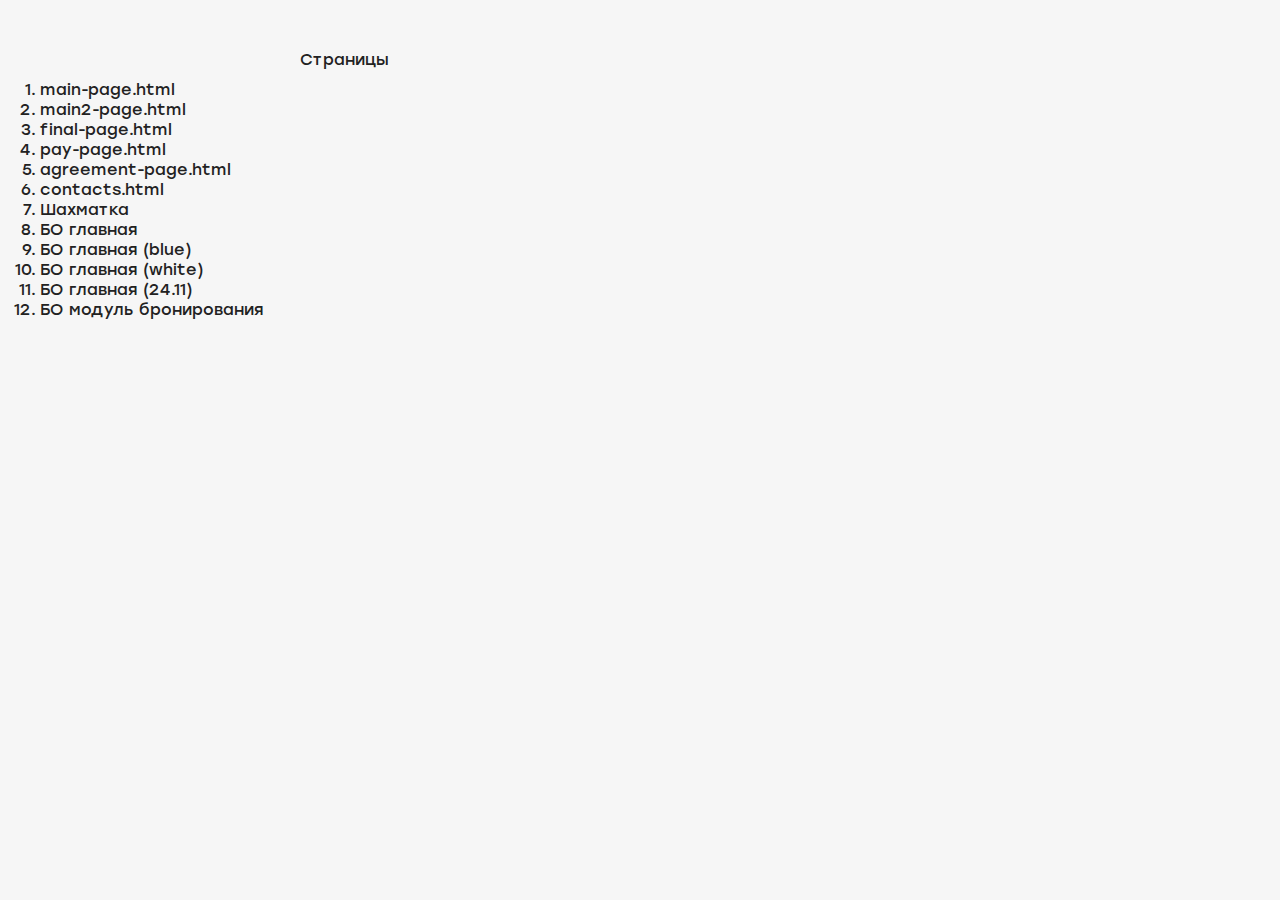
<file: index.html>
<!DOCTYPE html>
<html lang="ru">

<head>
	<title>Бронируй онлайн</title>

	<meta charset="UTF-8" />
	<meta http-equiv="X-UA-Compatible" content="IE=edge" />
	<meta name="viewport" content="width=device-width, initial-scale=1, maximum-scale=1" />

	<link rel="stylesheet" href="css/styles.css" />
</head>

<body class="main">
	<div class="flex-row space-between">
		<div class="flex-col">
			<p class="line-title" style="padding:50px 0 10px 300px;">Страницы</p>
		</div>
	</div>

	<ol class="container">
		<li><a href="main-page.html" target="_blank">main-page.html</a></li>
		<li><a href="main2-page.html" target="_blank">main2-page.html</a></li>
		<li><a href="final-page.html" target="_blank">final-page.html</a></li>
		<li><a href="pay-page.html" target="_blank">pay-page.html</a></li>
		<li><a href="agreement-page.html" target="_blank">agreement-page.html</a></li>
		<li><a href="contacts.html" target="_blank">contacts.html</a></li>
		<li><a href="checkerboard-page.html" target="_blank">Шахматка</a></li>
		<li><a href="bo-page.html" target="_blank">БО главная</a></li>
		<li><a href="bo-page-blue.html" target="_blank">БО главная (blue)</a></li>
		<li><a href="bo-page-white.html" target="_blank">БО главная (white)</a></li>
		<li><a href="bo-main.html" target="_blank">БО главная (24.11)</a></li>
		<li><a href="bo-modul-broni.html" target="_blank">БО модуль бронирования</a></li>
	</ol>

	<script src="js/script.js"></script>
</body>

</html>
</file>
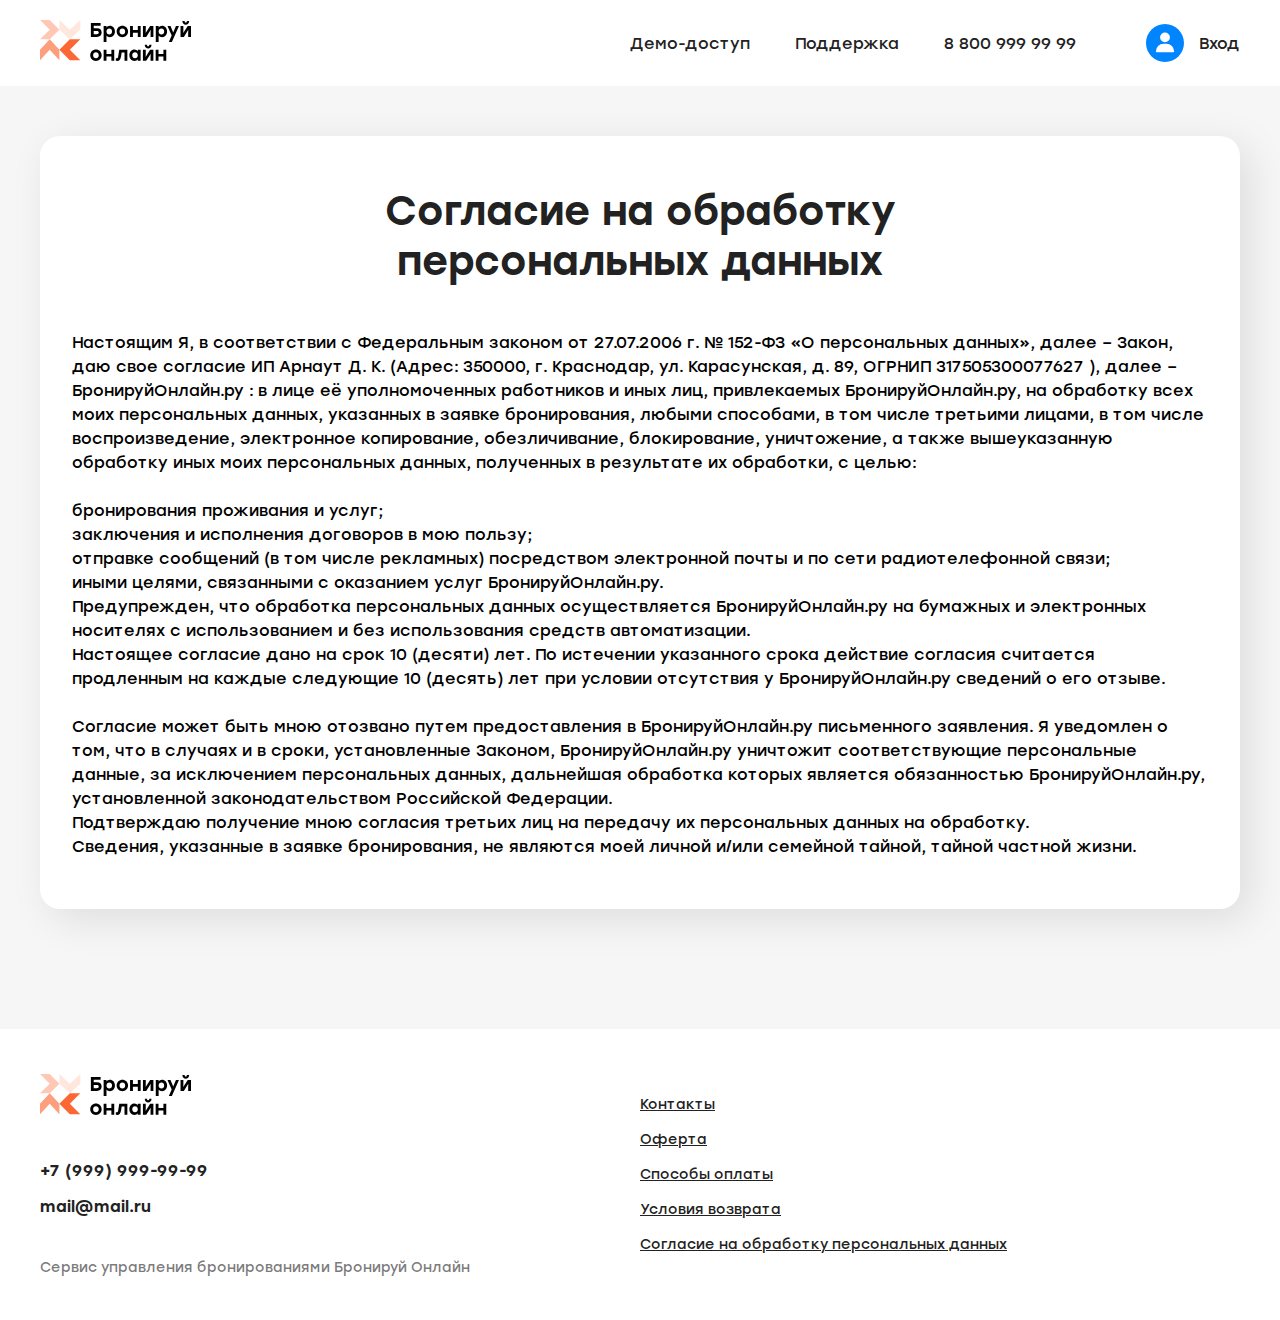
<file: agreement-page.html>
<!DOCTYPE html>
<html lang="ru">

<head>
	<title>Бронируй онлайн</title>

	<meta charset="UTF-8" />
	<meta http-equiv="X-UA-Compatible" content="IE=edge" />
	<meta name="viewport" content="width=device-width, initial-scale=1, maximum-scale=1" />

	<link rel="stylesheet" href="css/styles.css" />
</head>

<body class="agreement">
	<header class="header agreement__header">
		<div class="header__container container">
			<div class="header__logo">
				<a href="/">
					<img src="images/logo.svg" alt="logo-img" />
				</a>
			</div>
			<ul class="header__menu menu-block js-nav-menu">

				<li class="menu-block__link"><a href="#acces-popup" class="js-popup-show">Демо-доступ</a></li>

				<li class="menu-block__link"><a class="js-popup-show" href="#support-popup">Поддержка</a></li>

				<li class="menu-block__link"><a href="tel:8 800 999 99 99">8 800 999 99 99</a></li>
			</ul>
			<a href="#" class="header__user">
				<div class="header__user-icon">
					<svg>
						<use xlink:href="images/sprite-svg.svg#user"></use>
					</svg>
				</div>
				<div class="header__user-title">Вход</div>
			</a>
			<div class="header__burger-menu burger-menu js-burger-menu">
				<span></span>
				<span></span>
				<span></span>
			</div>
		</div>
	</header>

	<section class="text-section">
		<div class="text-section__container container">
			<div class="text-section__wrapper">
				<h1 class="text-section__title title-h2">
					Согласие на обработку<br> персональных данных
				</h1>
				<div class="text-section__item">
					<div class="text-section__text">
						<p>Настоящим Я, в соответствии с Федеральным законом от 27.07.2006 г. № 152-ФЗ «О персональных
							данных», далее – Закон, даю свое согласие ИП Арнаут Д. К. (Адрес: 350000, г. Краснодар, ул.
							Карасунская, д. 89, ОГРНИП 317505300077627 ), далее – БронируйОнлайн.ру : в лице её
							уполномоченных работников и иных лиц, привлекаемых БронируйОнлайн.ру, на обработку всех моих
							персональных данных, указанных в заявке бронирования, любыми способами, в том числе третьими
							лицами, в том числе воспроизведение, электронное копирование, обезличивание, блокирование,
							уничтожение, а также вышеуказанную обработку иных моих персональных данных, полученных в
							результате их обработки, с целью:</p>
						<p>
							бронирования проживания и услуг;<br>
							заключения и исполнения договоров в мою пользу;<br>
							отправке сообщений (в том числе рекламных) посредством электронной почты и по сети
							радиотелефонной связи;<br>
							иными целями, связанными с оказанием услуг БронируйОнлайн.ру.<br>
							Предупрежден, что обработка персональных данных осуществляется БронируйОнлайн.ру на бумажных
							и электронных носителях с использованием и без использования средств автоматизации.<br>
							Настоящее согласие дано на срок 10 (десяти) лет. По истечении указанного срока действие
							согласия считается продленным на каждые следующие 10 (десять) лет при условии отсутствия у
							БронируйОнлайн.ру сведений о его отзыве.
						</p>
						<p>
							Согласие может быть мною отозвано путем предоставления в БронируйОнлайн.ру письменного
							заявления. Я уведомлен о том, что в случаях и в сроки, установленные Законом,
							БронируйОнлайн.ру уничтожит соответствующие персональные данные, за исключением персональных
							данных, дальнейшая обработка которых является обязанностью БронируйОнлайн.ру, установленной
							законодательством Российской Федерации.<br>
							Подтверждаю получение мною согласия третьих лиц на передачу их персональных данных на
							обработку.<br>
							Сведения, указанные в заявке бронирования, не являются моей личной и/или семейной тайной,
							тайной частной жизни.
						</p>
					</div>
				</div>

			</div>
		</div>
	</section>

	<footer class="agreement__footer footer">
		<div class="footer__container container">
			<div class="footer__info">
				<a href="/" class="footer__logo">
					<img src="images//logo.svg" alt="logo">
				</a>
				<a href="tel:+7 (999) 999-99-99" class="footer__item">+7 (999) 999-99-99</a>
				<a href="mailto::mail@mail.ru" class="footer__item">mail@mail.ru</a>
				<div class="footer__about">Сервис управления бронированиями Бронируй Онлайн</div>
			</div>
			<div class="footer__links">
				<a href="#" class="footer__link">Контакты</a>
				<a href="#" class="footer__link">Оферта</a>
				<a href="#" class="footer__link">Способы оплаты</a>
				<a href="#" class="footer__link">Условия возврата</a>
				<a href="#" class="footer__link">Согласие на обработку персональных данных</a>
			</div>
		</div>
	</footer>

	<div class="popup" id="acces-popup">
		<div class="popup__overflow js-popup-hide"></div>
		<div class="popup__wrapper"><a class="popup__close js-popup-hide">
				<svg class="icon icon_close">
					<use xlink:href="images/sprite-svg.svg#close"></use>
				</svg></a>
			<div class="popup__title">Доступ на 15 дней бесплатно!</div>
			<div class="popup__subtitle">Заполните форму ниже и получите доступ к полному функционалу облачной системы
			</div>
			<form action="" class="popup__form form-block form-block--popup-mod">
				<div class="form-block__wrap">
					<div class="form-block__input form-group">
						<span class="form-group__label form-group__label--white">Контактное лицо</span>
						<input type="text" class="form-control form-block__input js-required" placeholder="Введите имя"
							name="name" required>
					</div>
					<div class="form-block__input form-group">
						<span class="form-group__label form-group__label--white">Номер телефона</span>
						<input type="tel" class="form-control js-required" placeholder="+7 (999) 999 99 99" name="phone"
							required>
					</div>
					<div class="form-block__input form-group">
						<span class="form-group__label form-group__label--white">Сайт</span>
						<input type="text" class="form-control js-required" placeholder="Введите ссылку на сайт" name="site"
							required>
					</div>
				</div>
				<div class="form-block__btn">
					<!-- <a href="#acces-send" class="btn btn--orange js-popup-show">Оставить заявку</a> -->
					<button data-href="#acces-send" class="btn btn--orange js-submit" type="submit">Оставить
						заявку</button>
				</div>
			</form>
		</div>
	</div>

	<div class="popup popup--send" id="acces-send">
		<div class="popup__overflow js-popup-hide"></div>
		<div class="popup__wrapper"><a class="popup__close js-popup-hide">
				<svg class="icon icon_close">
					<use xlink:href="images/sprite-svg.svg#close"></use>
				</svg></a>
			<div class="popup__title">Ваша заявка успешно отправлена!</div>
			<div class="popup__subtitle">В ближайшее время с вами свяжется наш специалист, чтобы обсудить детали.</div>
			<div class="popup__btn">
				<a href="#" class="btn btn--orange js-popup-hide">Отлично</a>
			</div>
		</div>
	</div>

	<div class="popup" id="support-popup">
		<div class="popup__overflow js-popup-hide"></div>
		<div class="popup__wrapper"><a class="popup__close js-popup-hide">
				<svg class="icon icon_close">
					<use xlink:href="images/sprite-svg.svg#close"></use>
				</svg></a>
			<div class="popup__title">Поддержка</div>
			<div class="popup__subtitle">Вы можете отправить нам сообщение, и мы обязательно с вами свяжемся.</div>
			<form action="" class="popup__form form-block form-block--popup-mod">
				<div class="form-block__wrap">
					<div class="form-block__input form-group">
						<span class="form-group__label form-group__label--white">Контактное лицо</span>
						<input type="text" class="form-control form-block__input js-required" placeholder="Введите имя"
							name="name" required>
					</div>
					<div class="form-block__input form-group">
						<span class="form-group__label form-group__label--white">Номер телефона</span>
						<input type="tel" class="form-control js-required" placeholder="+7 (999) 999 99 99" name="phone"
							required>
					</div>
					<div class="form-block__input form-group">
						<span class="form-group__label form-group__label--white">Сообщение</span>
						<input type="text" class="form-control js-required" placeholder="Введите сообщение" name="site"
							required>
					</div>
				</div>
				<div class="form-block__btn">
					<!-- <a href="#acces-send" class="btn btn--orange js-popup-show">Оставить заявку</a> -->
					<button data-href="#acces-send" type="submit" class="btn btn--orange js-submit">Оставить
						заявку</button>
				</div>
			</form>
		</div>
	</div>

	<script src="js/script.js"></script>
</body>

</html>
</file>
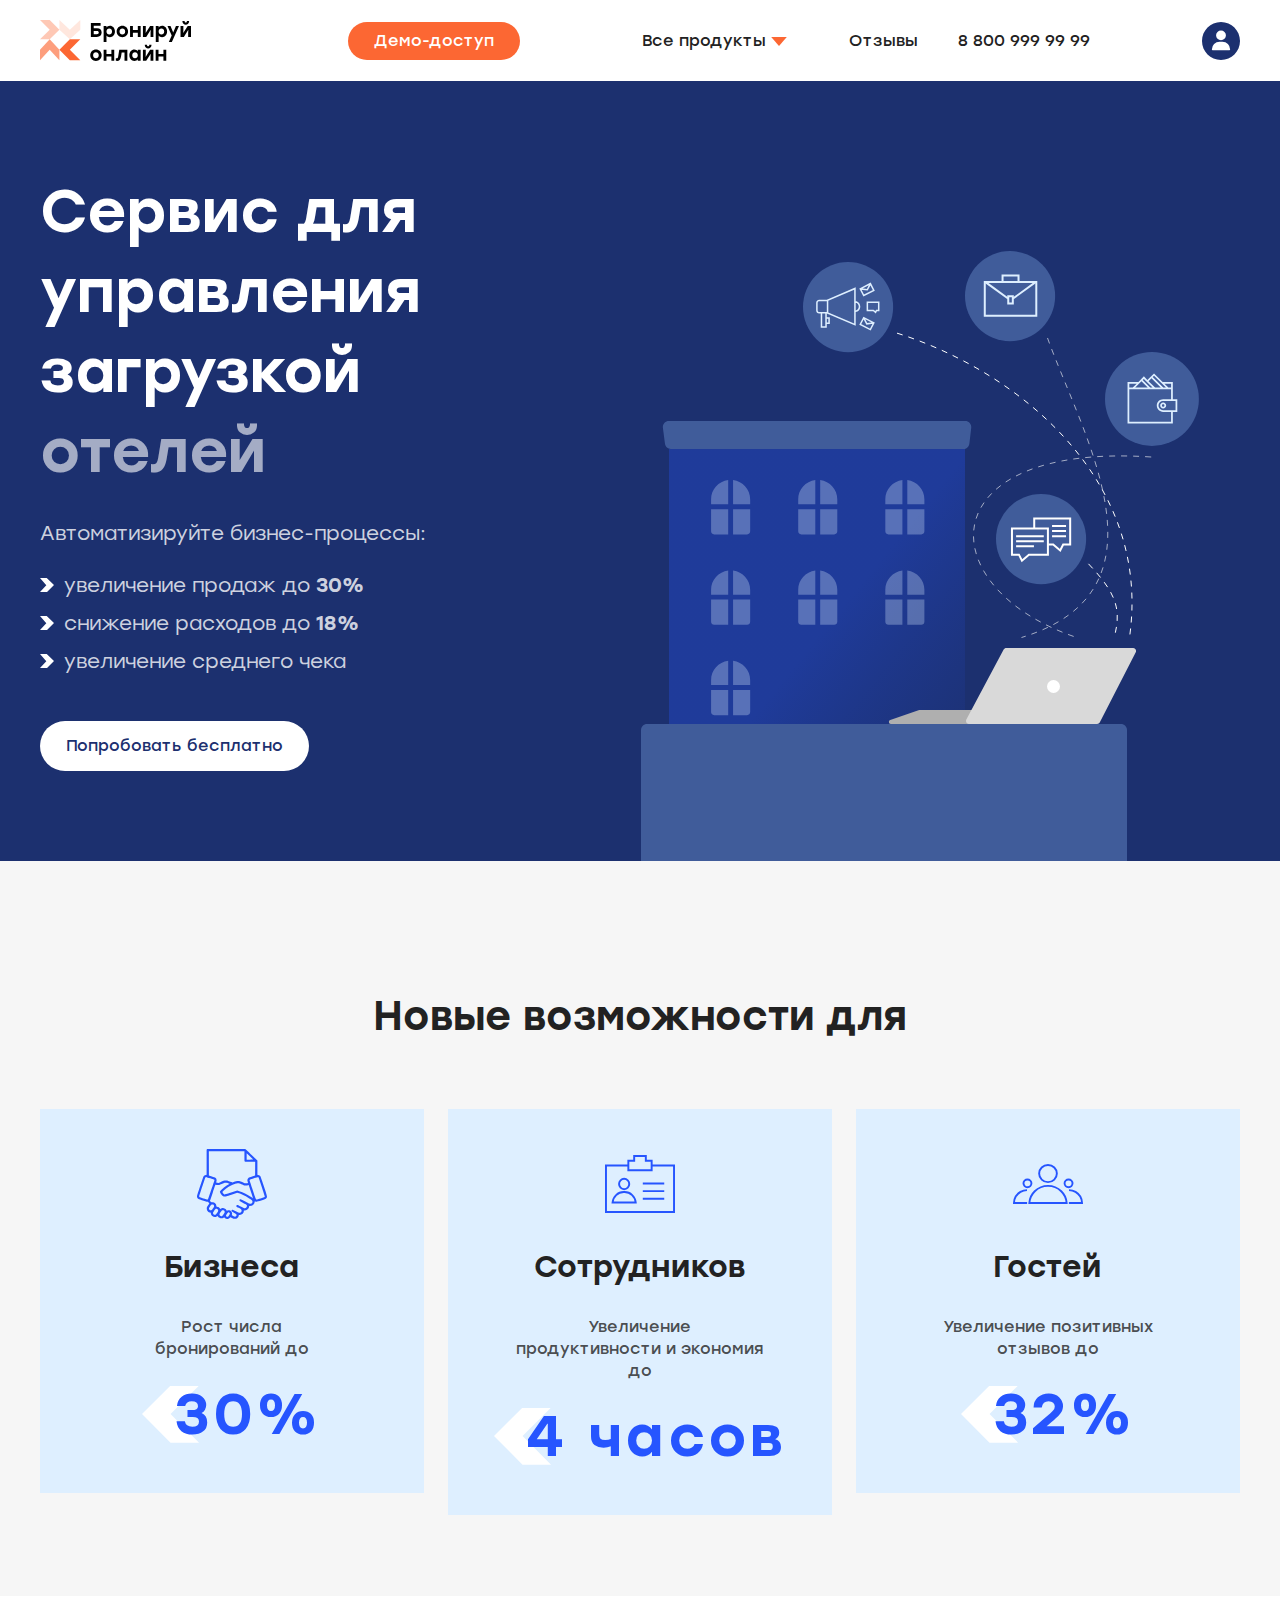
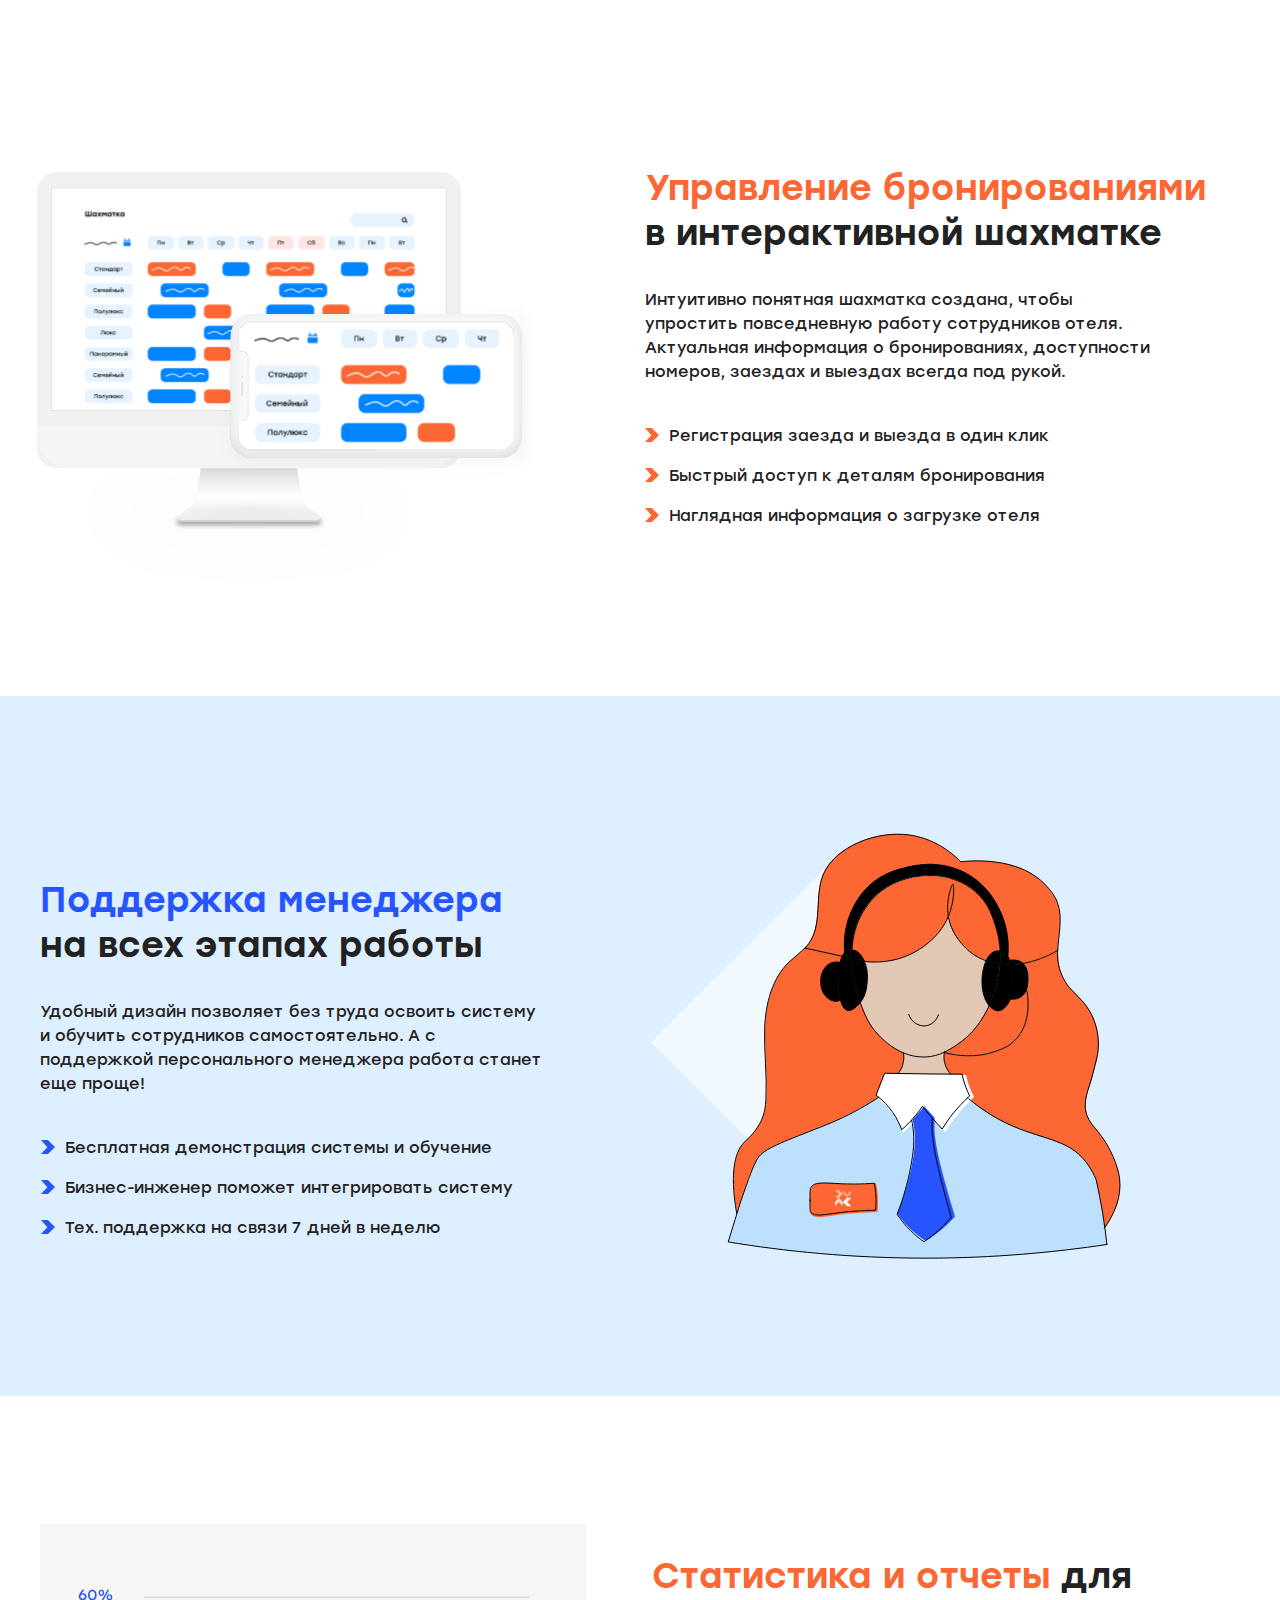
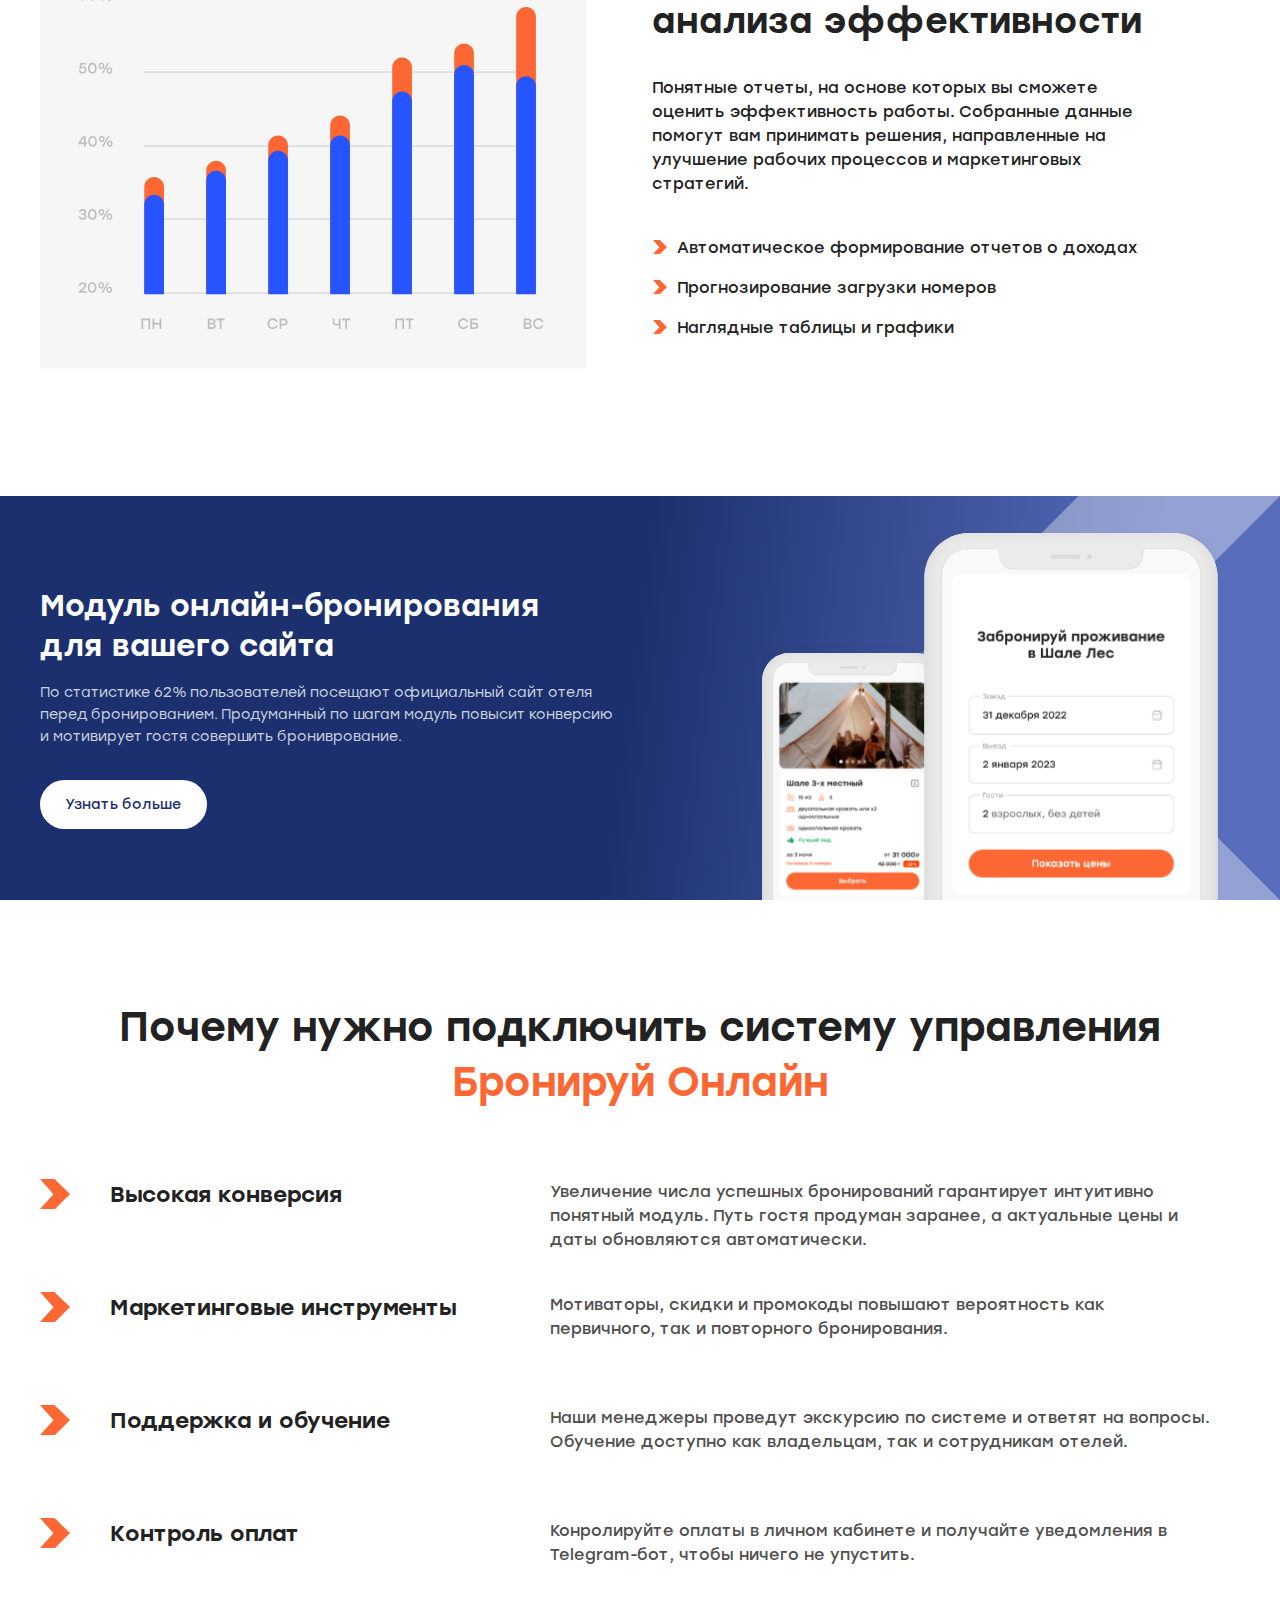
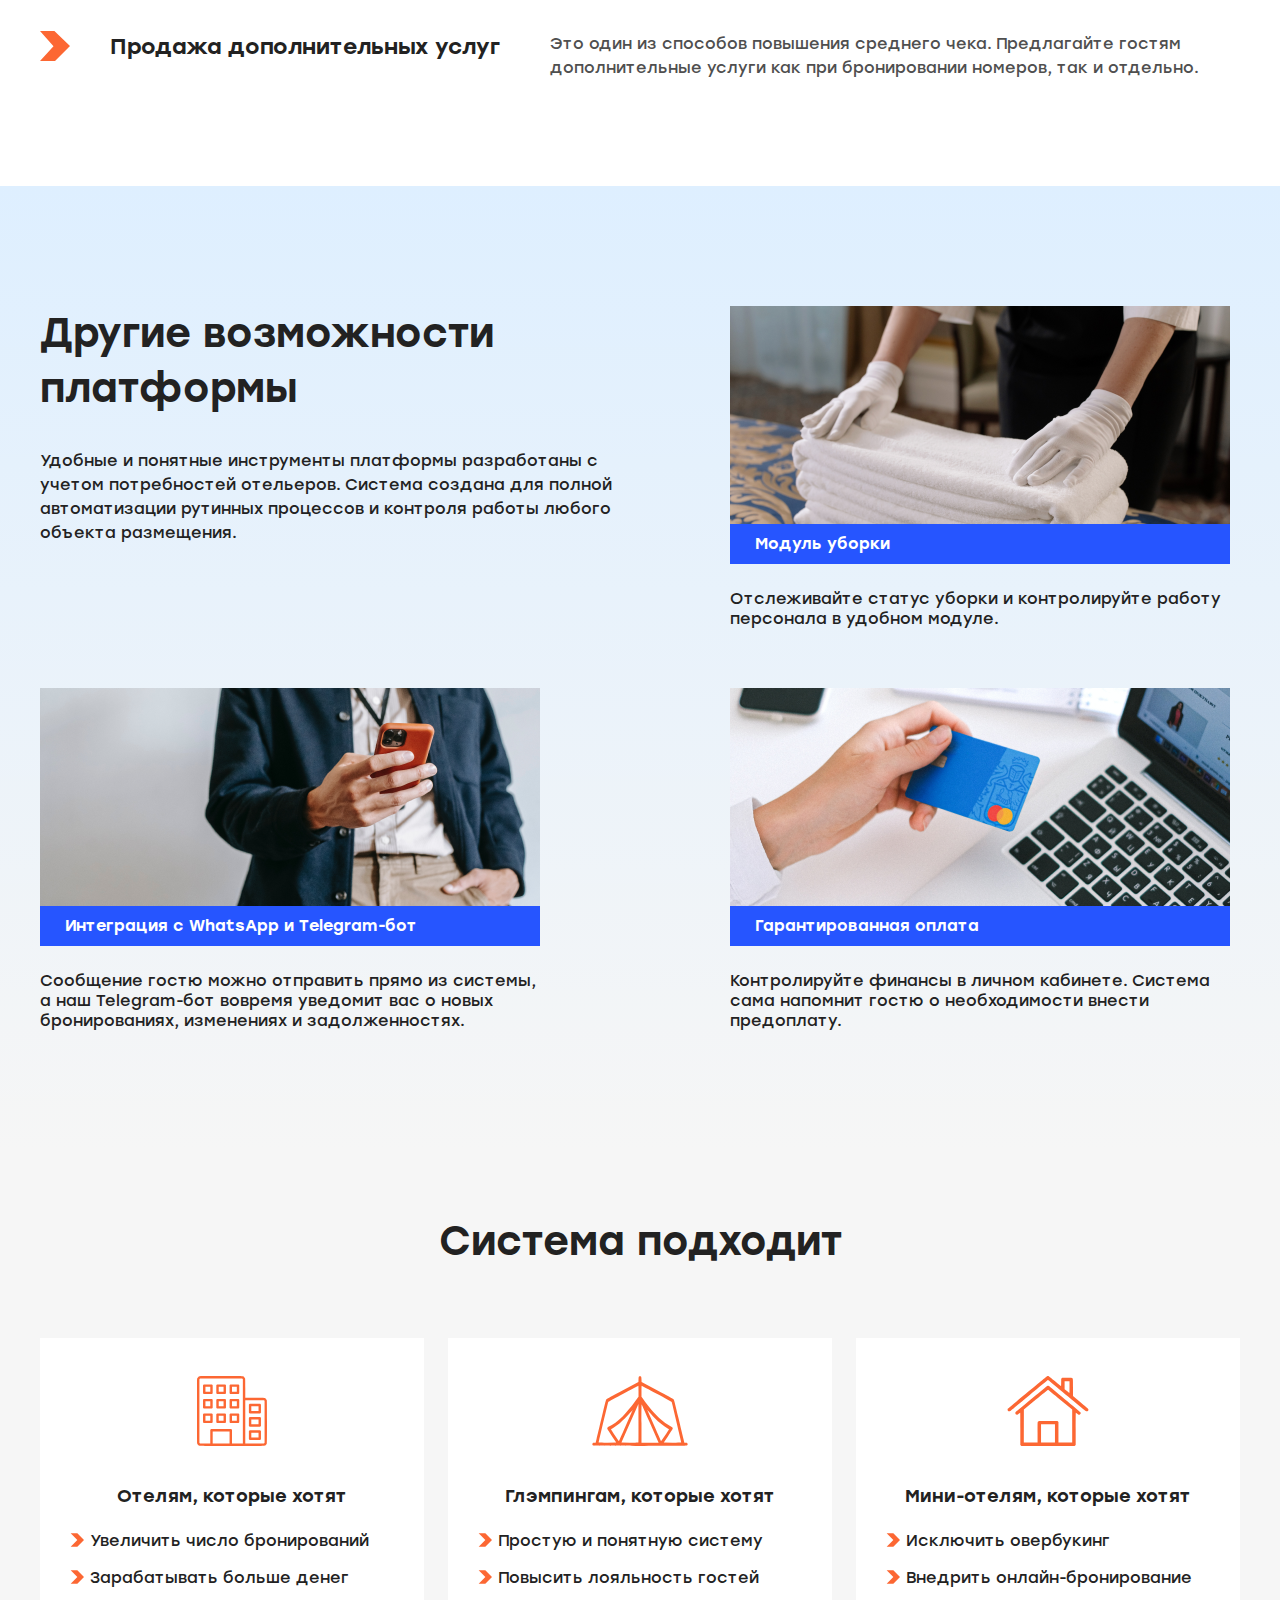
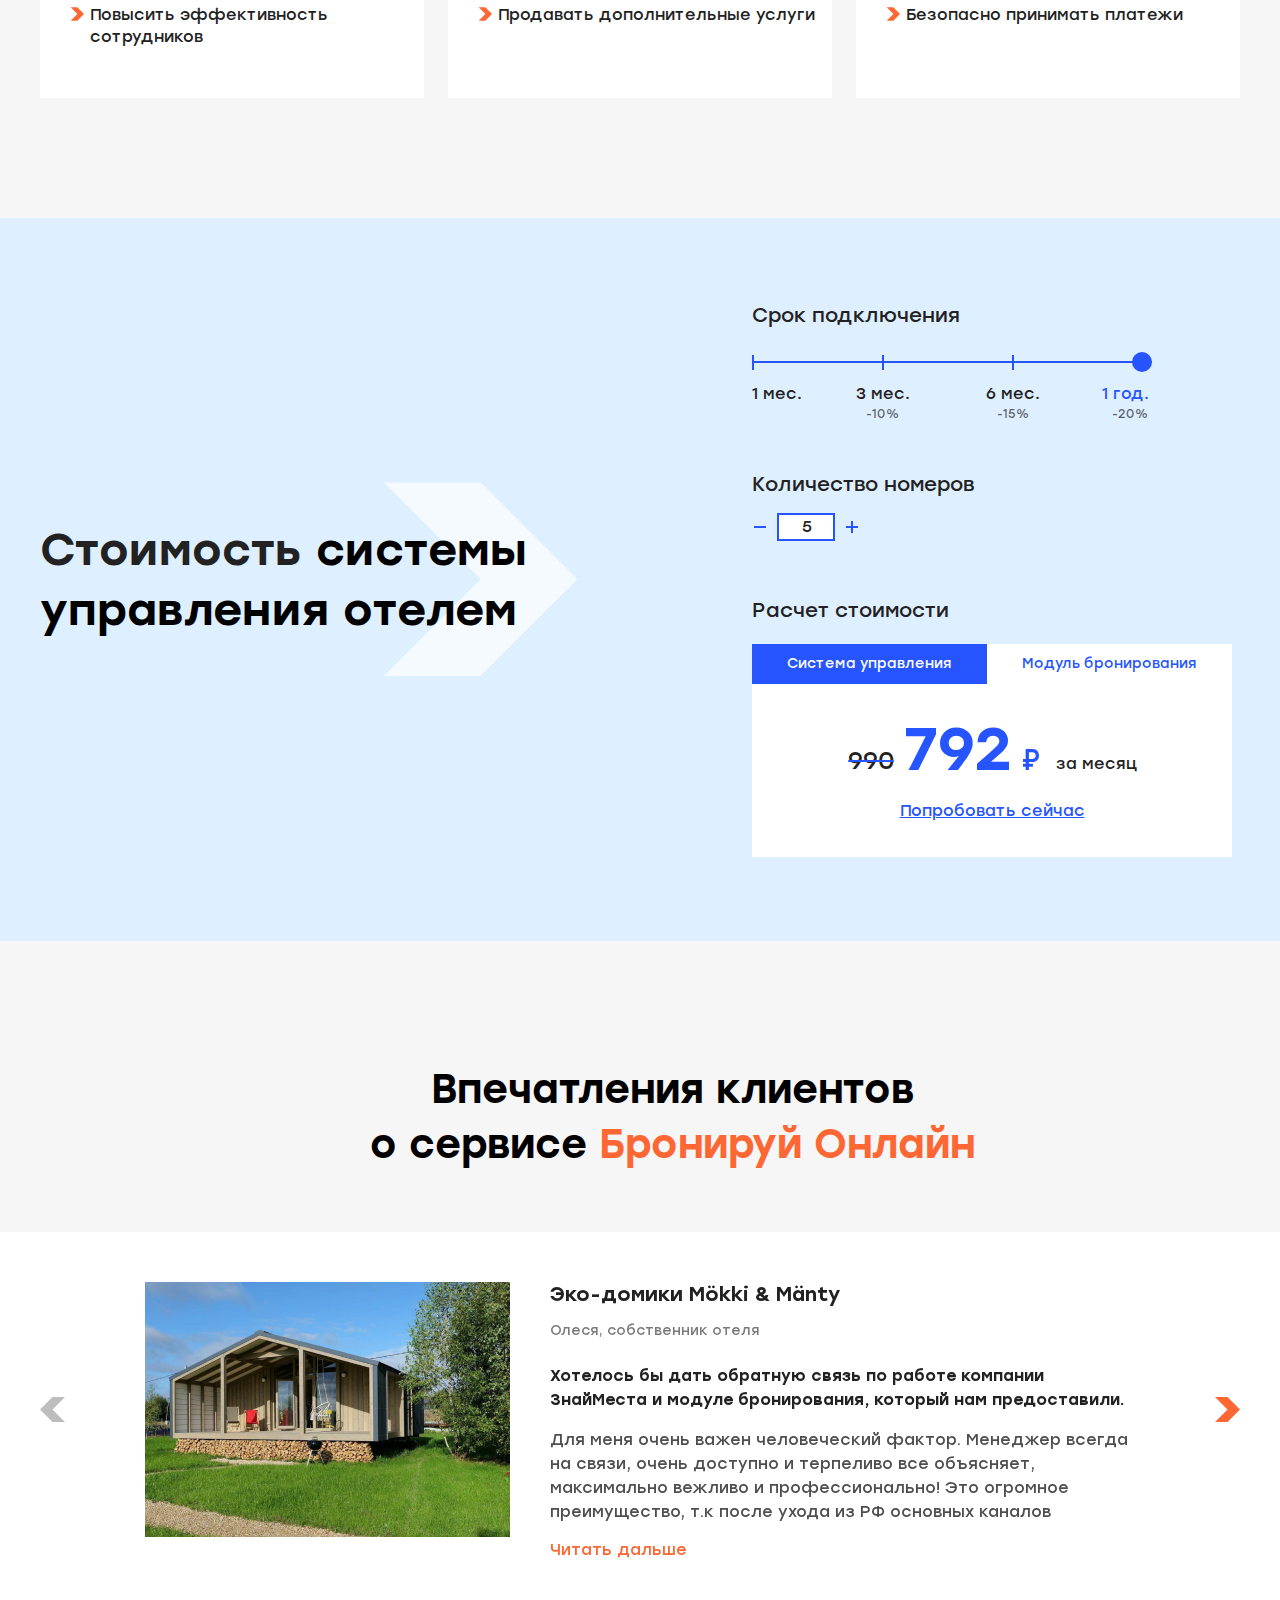
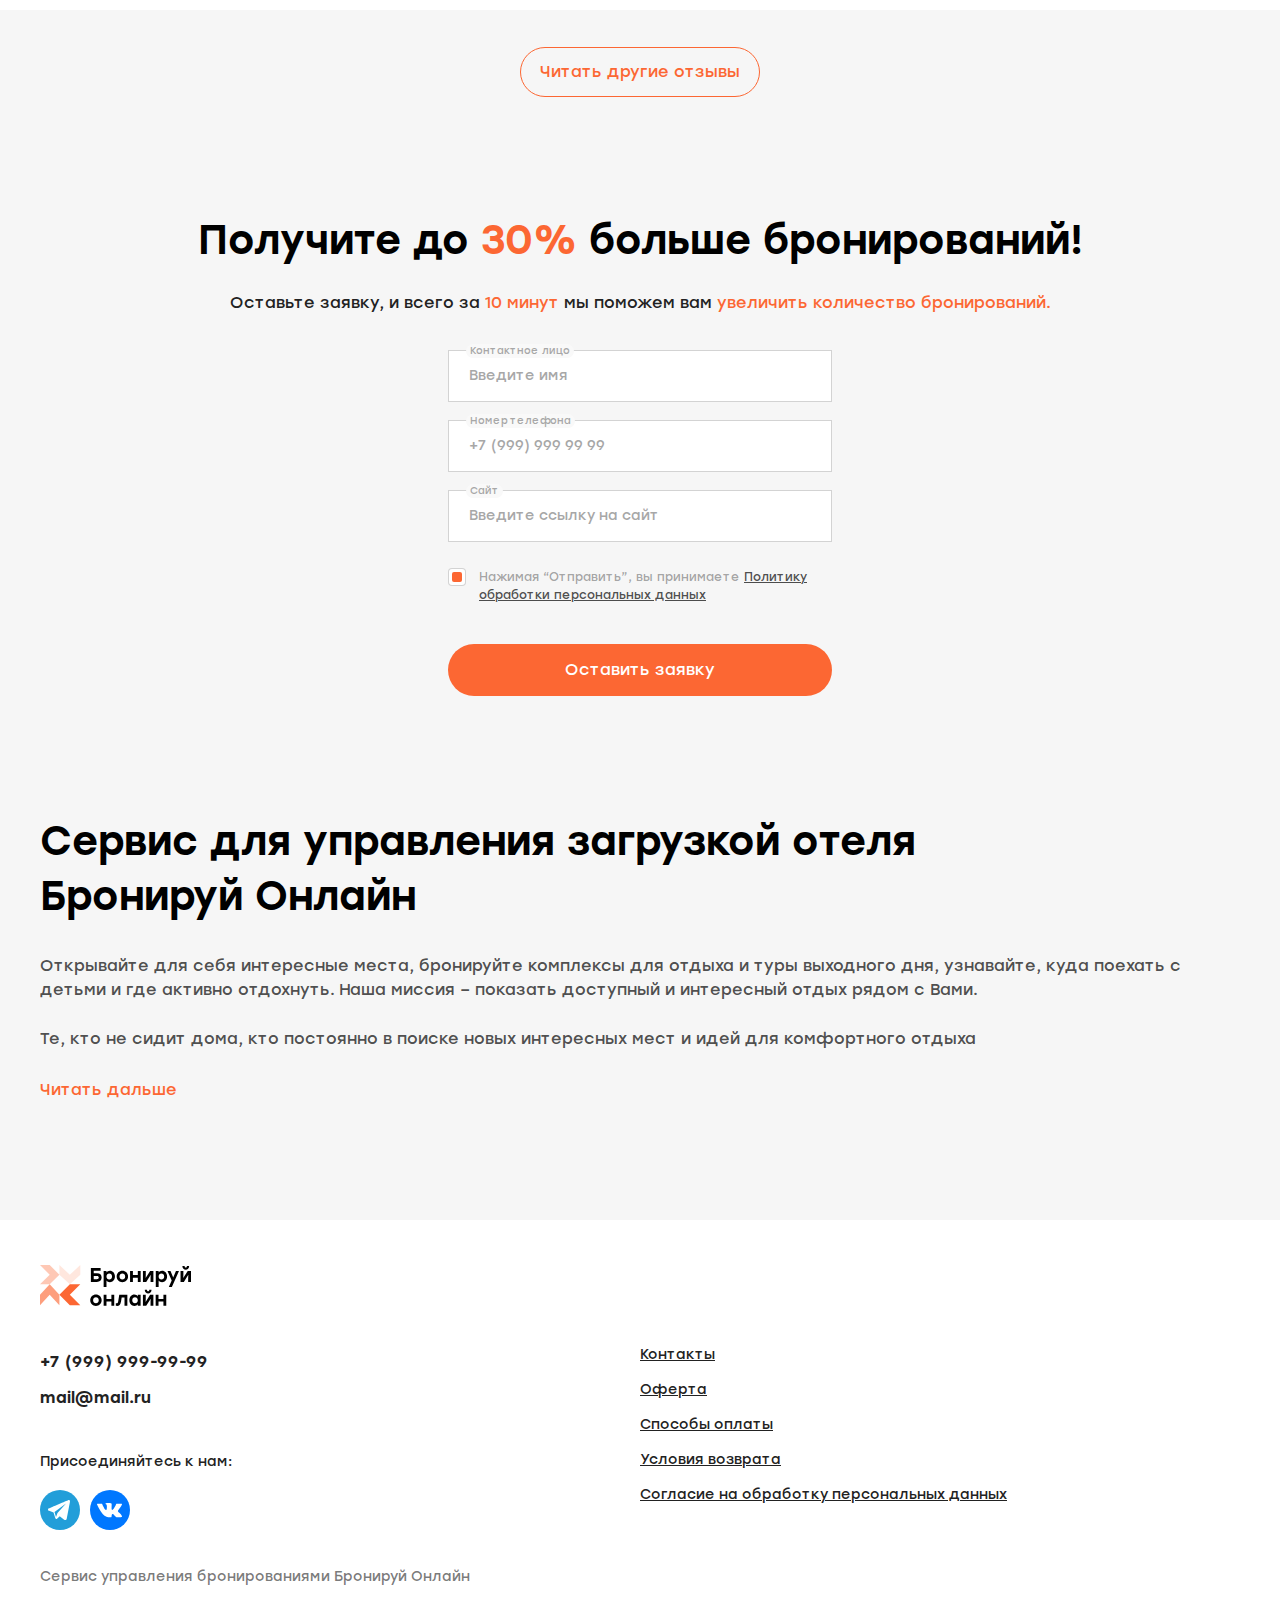
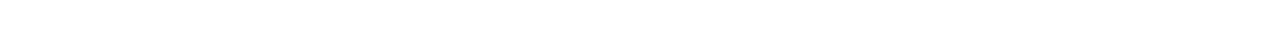
<file: bo-main.html>
<!DOCTYPE html>
<html lang="ru">

<head>
   <title>Бронируй онлайн</title>

   <meta charset="UTF-8" />
   <meta http-equiv="X-UA-Compatible" content="IE=edge" />
   <meta name="viewport" content="width=device-width, initial-scale=1, maximum-scale=1" />

   <link rel="stylesheet" href="css/styles.css" />
   <link rel="stylesheet" href="css/r-style.css">
</head>

<body class="bo-page">
   <div class="page-wrapper">
      <header class="header header--bo checkerboard-page__header">
         <div class="header__container container">
            <div class="header__logo">
               <a href="/">
                  <img src="images/logo.svg" alt="logo-img" />
               </a>
            </div>
            <div class="header__buttons">
               <a href="#acces-popup" class="btn btn--xs btn--orange js-popup-show">Демо-доступ</a>
            </div>
            <ul class="header__menu menu-block menu-block--bo js-nav-menu">
               <li class="menu-block__link hidden visible-sm">
                  <a href="#">Платформа для управления отелем</a>
               </li>
               <li class="menu-block__link hidden visible-sm">
                  <a href="#">Шахматка</a>
               </li>
               <li class="menu-block__link hidden visible-sm">
                  <a href="#">Модуль бронирования</a>
               </li>

               <li class="menu-block__link hidden visible-sm last">
                  <a href="#">Вход</a>
               </li>

               <li class="menu-block__link parent hidden-sm">
                  <a class="js-popup-show" href="#">Все продукты</a>

                  <div class="menu-block__sub">
                     <div class="menu-block__sub-item"><a href="#">Платформа для управления отелем</a></div>
                     <div class="menu-block__sub-item"><a href="#">Шахматка</a></div>
                     <div class="menu-block__sub-item"><a href="#">Модуль бронирования</a></div>
                  </div>
               </li>
               <li class="menu-reviews hidden-sm"><a href="">Отзывы</a></li>
               <li class="menu-block__link hidden-sm"><a href="tel:8 800 999 99 99">8 800 999 99 99</a></li>
            </ul>
            <a href="#" class="header__user">
               <div class="header__user-icon header__user-icon--blue-dark">
                  <svg>
                     <use xlink:href="images/sprite-svg.svg#user"></use>
                  </svg>
               </div>
            </a>
            <div class="header__burger-menu burger-menu burger-menu--blue-dark js-burger-menu">
               <span></span>
               <span></span>
               <span></span>
            </div>
         </div>
      </header>


      <section class="intro">
         <div class="container">
            <div class="wrapp">
               <div class="info">
                  <h1>Сервис<br class="mob"> для<br class="dt">
                     управления<br>
                     загрузкой<br>

                     <div class="alternation" id="rotate">
                        <span>отелей</span>
                        <span>глэмпингов</span>
                        <span>гостевых домов</span>
                        <span>баз отдыха</span>
                        <span>эко-отелей</span>
                        <span>мини-отелей</span>
                     </div>
                  </h1>
                  <h2>
                     Автоматизируйте бизнес-процессы:
                  </h2>
                  <ul>
                     <li>увеличение продаж до <span>30%</span></li>
                     <li>снижение расходов до <span>18%</span></li>
                     <li>увеличение среднего чека</li>
                  </ul>

                  <a href="#acces-popup" class="btn btn--white js-popup-show">Попробовать бесплатно</a>

               </div>
               <div class="img">
                  <img src="svg/intro-img.svg" alt="">
               </div>
            </div>
         </div>
      </section>

      <section class="capabilities-section">
         <div class="capabilities-section__container container">
            <div class="capabilities-section__title title-h2">Новые возможности для</div>
            <div class="capabilities-section__row row">
               <div class="capabilities-section__col col-4 col-xs-12">
                  <div class="capabilities-block">
                     <div class="capabilities-block__icon"><img src="images/capabilities-block-img-1.svg" alt=""></div>
                     <div class="capabilities-block__title">Бизнеса</div>
                     <div class="capabilities-block__desc">Рост числа<br> бронирований до</div>
                     <div class="capabilities-block__value"><span>30%</span></div>
                  </div>
               </div>
               <div class="capabilities-section__col col-4 col-xs-12">
                  <div class="capabilities-block">
                     <div class="capabilities-block__icon"><img src="images/capabilities-block-img-2.svg" alt=""></div>
                     <div class="capabilities-block__title">Сотрудников</div>
                     <div class="capabilities-block__desc">Увеличение продуктивности и экономия до </div>
                     <div class="capabilities-block__value"><span>4 часов</span></div>
                  </div>
               </div>
               <div class="capabilities-section__col col-4 col-xs-12">
                  <div class="capabilities-block">
                     <div class="capabilities-block__icon"><img src="images/capabilities-block-img-3.svg" alt=""></div>
                     <div class="capabilities-block__title">Гостей</div>
                     <div class="capabilities-block__desc">Увеличение позитивных<br> отзывов до</div>
                     <div class="capabilities-block__value"><span>32%</span></div>
                  </div>
               </div>
            </div>
         </div>
      </section>

      <section class="shahmatka">
         <div class="container">
            <div class="wrapp">
               <div class="img">
                  <img src="svg/Group_21944.svg" alt="">
               </div>
               <div class="info">
                  <h2><span>Управление бронированиями</span>в интерактивной шахматке</h2>
                  <p>Интуитивно понятная шахматка создана, чтобы упростить повседневную работу сотрудников отеля.
                     Актуальная информация о бронированиях, доступности номеров, заездах и выездах всегда под рукой.</p>
                  <ul>
                     <li>Регистрация заезда и выезда в один клик </li>
                     <li>Быстрый доступ к деталям бронирования</li>
                     <li>Наглядная информация о загрузке отеля</li>
                  </ul>
               </div>
            </div>
         </div>
      </section>

      <section class="support">
         <div class="container">
            <div class="wrapp">
               <div class="info">
                  <h2><span>Поддержка менеджера</span> на всех этапах работы</h2>
                  <p>Удобный дизайн позволяет без труда освоить систему <br>и обучить сотрудников самостоятельно. А с
                     поддержкой персонального менеджера работа станет еще проще!</p>
                  <ul>
                     <li>Бесплатная демонстрация системы и обучение</li>
                     <li>Бизнес-инженер поможет интегрировать систему</li>
                     <li>Тех. поддержка на связи 7 дней в неделю</li>
                  </ul>
               </div>
               <div class="img">
                  <img src="svg/Group_22264.svg" alt="">
               </div>
            </div>
         </div>
      </section>

      <section class="statistics">
         <div class="container">
            <div class="wrapp">
               <div class="img"><img src="svg/Group_22167.svg" alt=""></div>
               <div class="info">
                  <h2><span>Статистика и отчеты</span> для анализа эффективности</h2>
                  <p>Понятные отчеты, на основе которых вы сможете оценить эффективность работы. Собранные данные
                     помогут вам принимать решения, направленные
                     на улучшение рабочих процессов и маркетинговых стратегий.</p>
                  <ul>
                     <li>Автоматическое формирование отчетов о доходах</li>
                     <li>Прогнозирование загрузки номеров</li>
                     <li>Наглядные таблицы и графики</li>
                  </ul>

               </div>
            </div>
         </div>
      </section>

      <section class="modul">
         <div class="container">
            <div class="wrapp">
               <div class="info">
                  <h2>Модуль онлайн-бронирования для вашего сайта</h2>
                  <p>По статистике 62% пользователей посещают официальный сайт отеля перед бронированием. Продуманный по
                     шагам модуль повысит конверсию
                     и мотивирует гостя совершить брониврование.</p>
                  <a href="#acces-popup" class="butt  js-popup-show">Узнать больше</a>
               </div>
               <div class="img"><img src="svg/iphones.svg" alt=""></div>
            </div>
         </div>
      </section>

      <section class="benefits">
         <div class="container">
            <h2 class="dt">Почему нужно подключить систему управления <span>Бронируй Онлайн</span></h2>
            <h2 class="mob">Почему нужно подключиться к <span>Бронируй Онлайн</span></h2>
            <div class="wrapp">
               <div class="row">
                  <h3>Высокая конверсия</h3>
                  <p>Увеличение числа успешных бронирований гарантирует интуитивно понятный модуль. Путь гостя продуман
                     заранее, а актуальные цены и даты обновляются автоматически.</p>
               </div>
               <div class="row">
                  <h3>Маркетинговые инструменты</h3>
                  <p>Мотиваторы, скидки и промокоды повышают вероятность как первичного, так и повторного бронирования.
                  </p>
               </div>
               <div class="row">
                  <h3>Поддержка и обучение</h3>
                  <p>Наши менеджеры проведут экскурсию по системе и ответят на вопросы. Обучение доступно как
                     владельцам, так и сотрудникам отелей.</p>
               </div>
               <div class="row">
                  <h3>Контроль оплат</h3>
                  <p>Конролируйте оплаты в личном кабинете и получайте уведомления
                     в Telegram-бот, чтобы ничего не упустить.</p>
               </div>
               <div class="row">
                  <h3>Продажа дополнительных услуг</h3>
                  <p>Это один из способов повышения среднего чека. Предлагайте гостям дополнительные услуги как при
                     бронировании номеров, так и отдельно.</p>
               </div>
            </div>
         </div>
      </section>

      <section class="capabilities">
         <div class="container">
            <div class="wrapp">
               <div class="column">
                  <div class="item">
                     <h3>Другие возможности платформы</h3>
                     <p class="first">Удобные и понятные инструменты платформы разработаны с учетом потребностей
                        отельеров. Система
                        создана для полной автоматизации рутинных процессов и контроля работы любого объекта размещения.
                     </p>
                  </div>
                  <a class="dt" href="">
                     <div class="item">
                        <div class="img img01"></div>
                        <h4>Интеграция с WhatsApp и Telegram-бот</h4>
                        <p>Сообщение гостю можно отправить прямо из системы,<br>
                           а наш Telegram-бот вовремя уведомит вас о новых бронированиях, изменениях и задолженностях.
                        </p>
                     </div>
                  </a>
               </div>
               <div class="column">
                  <a href="">
                     <div class="item">
                        <div class="img img02"></div>
                        <h4>Модуль уборки</h4>
                        <p>Отслеживайте статус уборки и контролируйте работу персонала в удобном модуле.</p>
                     </div>
                  </a>
                  <a href="">
                     <div class="item">
                        <div class="img img03"></div>
                        <h4>Гарантированная оплата</h4>
                        <p>Контролируйте финансы в личном кабинете. Система сама напомнит гостю о необходимости внести
                           предоплату. </p>
                     </div>
                  </a>
                  <a class="mob" href="">
                     <div class="item">
                        <div class="img img01"></div>
                        <h4>Интеграция с WhatsApp и Telegram-бот</h4>
                        <p>Сообщение гостю можно отправить прямо из системы,
                           а наш Telegram-бот вовремя уведомит вас о новых бронированиях, изменениях и задолженностях.
                        </p>
                     </div>
                  </a>


               </div>
            </div>
         </div>
      </section>

      <section class="bo-page__banner banner-section banner-section--bo">
         <div class="banner-section__title title-h4">Система подходит</div>

         <div class="banner-section__container container">

            <div class="banner-section__items">
               <div class="banner-section__item">
                  <div class="banner-section__wrapper">
                     <div class="banner-section__icon">
                        <svg>
                           <use xlink:href="images/sprite-svg.svg#banner-item-1"></use>
                        </svg>
                     </div>
                     <div class="banner-section__text">Отелям, которые хотят</div>
                     <div class="banner-section__list">
                        <div class="banner-section__list-item">Увеличить число бронирований</div>
                        <div class="banner-section__list-item">Зарабатывать больше денег</div>
                        <div class="banner-section__list-item">Повысить эффективность сотрудников</div>
                     </div>
                  </div>
               </div>

               <div class="banner-section__item">
                  <div class="banner-section__wrapper">
                     <div class="banner-section__icon banner-section__icon--2">
                        <svg>
                           <use xlink:href="images/sprite-svg.svg#banner-item-2"></use>
                        </svg>
                     </div>
                     <div class="banner-section__text">Глэмпингам, которые хотят</div>
                     <div class="banner-section__list">
                        <div class="banner-section__list-item">Простую и понятную систему</div>
                        <div class="banner-section__list-item">Повысить лояльность гостей</div>
                        <div class="banner-section__list-item">Продавать дополнительные услуги</div>
                     </div>
                  </div>
               </div>

               <div class="banner-section__item">
                  <div class="banner-section__wrapper">
                     <div class="banner-section__icon banner-section__icon--3">
                        <svg>
                           <use xlink:href="images/sprite-svg.svg#banner-item-3"></use>
                        </svg>
                     </div>
                     <div class="banner-section__text">Мини-отелям, которые хотят</div>
                     <div class="banner-section__list">
                        <div class="banner-section__list-item">Исключить овербукинг</div>
                        <div class="banner-section__list-item">Внедрить онлайн-бронирование</div>
                        <div class="banner-section__list-item">Безопасно принимать платежи</div>
                     </div>
                  </div>
               </div>
            </div>

         </div>

      </section>

      <section class="calc-section calc-section--type-2  calc-section--bo">
         <div class="container">
            <div class="calc-section__row row row--stretch">
               <div class="calc-section__left col-6 col-sm-12">
                  <div class="calc-section__left-wrap">
                     <h3 class="calc-section__title title-h2">Стоимость <span>системы управления отелем</span>
                     </h3>
                  </div>
               </div>
               <div class="calc-section__form col-6 col-sm-12">

                  <div class="calc-block calc-block--type-2">
                     <div class="calc-block__input">
                        <div class="calc-block__label">Срок подключения</div>

                        <input type="text" class="js-range-slider" name="sale" value="" />

                     </div>

                     <div class="calc-block__input">
                        <div class="calc-block__label">Количество номеров</div>
                        <div class="count-block count-block--cube">
                           <a href="#" class="count-block__minus js-count-minus"></a>
                           <input type="text" value="5" class="count-block__input js-calc-count-input">
                           <a href="#" class="count-block__plus js-count-plus"></a>
                        </div>
                     </div>

                     <div class="calc-block__wrapper tabs">
                        <div class="calc-block__wrapper-title">Расчет стоимости</div>
                        <div class="calc-block__wrapper-tabs tabs__nav tabs__nav--cube">
                           <div class="tabs__nav-item is-active"><a class="js-tab-nav" href="#sale-tab-1">Система
                                 управления</a>
                           </div>
                           <div class="tabs__nav-item"><a class="js-tab-nav" href="#sale-tab-2">Модуль
                                 бронирования</a></div>
                        </div>
                        <div class="calc-block__wrapper-body tabs__body is-active" id="sale-tab-1">
                           <div class="calc-block__result">
                              <div class="calc-block__result-sale"><span class="js-sale-value"></span>
                              </div>
                              <div class="calc-block__result-price"><span class="js-price-value"></span>
                              </div>
                              <div class="calc-block__result-label">за месяц</div>
                           </div>

                           <div class="calc-block__wrapper-bottom"><a href="#acces-popup"
                                 class="js-popup-show">Попробовать сейчас</a></div>
                        </div>
                        <div class="calc-block__wrapper-body tabs__body" id="sale-tab-2">
                           <div class="calc-block__result">
                              <div class="calc-block__result-sale calc-block__result-sale--procent">
                                 <span class=" is-active">
                                    2%</span>
                              </div>
                              <div class="calc-block__result-price calc-block__result-price--procent">
                                 <span>1%</span>
                              </div>
                           </div>
                           <div class="calc-block__wrapper-desc">При подключении модуля до 31.05.2022
                              плата за
                              использование составит 1% от бронирования. Акция действует до
                              31.08.2022.</div>

                           <div class="calc-block__wrapper-bottom"><a href="#acces-popup"
                                 class="js-popup-show">Попробовать сейчас</a></div>
                        </div>

                     </div>
                  </div>

               </div>
            </div>
         </div>
      </section>


      <section class="checkerboard-page__partners partners-section partners-section--checkerboard partners-section--bo">

         <div class="partners-section__title title-h2">Впечатления клиентов<br>
            о сервисе <span>Бронируй Онлайн</span></div>
         <div class="partners-section__slider">
            <div class="partners-section__contaienr container">
               <div class="js-comments-slider-2">
                  <div class="partners-section__slide ">
                     <div class="comment-block comment-block--checkerboard">
                        <div class="comment-block__img">
                           <img src="images/comment-img.jpg" alt="">
                        </div>
                        <div class="comment-block__info ">
                           <div class="comment-block__title">Эко-домики Mökki & Mänty</div>
                           <div class="comment-block__name">Олеся, собственник отеля</div>
                           <div class="comment-block__text js-wrap-text">
                              <p><strong>Хотелось бы дать обратную связь по работе компании ЗнайМеста и модуле
                                    бронирования,
                                    который нам предоставили.</strong></p>
                              <p>Для меня очень важен человеческий фактор. Менеджер всегда
                                 на связи, очень доступно и терпеливо все объясняет, максимально вежливо и
                                 профессионально! Это огромное преимущество, т.к после ухода из РФ основных
                                 каналов
                                 бронирования стали появляться площадки для размещения,
                                 НО! В 90% я даже не смогла разобраться, как можно добавить свой объект. И
                                 телефонов
                                 для связи нет. И никто тебе не поможет.
                                 Стоимость услуг и условия очень комфортные. Гость оплачивает напрямую и
                                 комиссия
                                 минимальная.
                                 Есть площадки, которые берут 20-30% и выплаты только через месяц.
                                 Максимально
                                 неудобно и невыгодно.</p>
                              <p>Я полностью довольна сервисом и рекомендую коллегам!</p>
                           </div>
                           <div class="comment-block__link js-more-text">Читать дальше</div>
                        </div>
                     </div>
                  </div>

                  <div class="partners-section__slide ">
                     <div class="comment-block comment-block--checkerboard">
                        <div class="comment-block__img">
                           <img src="images/comment-img.jpg" alt="">
                        </div>
                        <div class="comment-block__info ">
                           <div class="comment-block__title">Эко-домики Mökki & Mänty</div>
                           <div class="comment-block__name">Олеся, собственник отеля</div>
                           <div class="comment-block__text js-wrap-text">
                              <p><strong>Хотелось бы дать обратную связь по работе компании ЗнайМеста и модуле
                                    бронирования,
                                    который нам предоставили.</strong></p>
                              <p>Для меня очень важен человеческий фактор. Менеджер всегда
                                 на связи, очень доступно и терпеливо все объясняет, максимально вежливо и
                                 профессионально! Это огромное преимущество, т.к после ухода из РФ основных
                                 каналов
                                 бронирования стали появляться площадки для размещения,
                                 НО! В 90% я даже не смогла разобраться, как можно добавить свой объект. И
                                 телефонов
                                 для связи нет. И никто тебе не поможет.
                                 Стоимость услуг и условия очень комфортные. Гость оплачивает напрямую и
                                 комиссия
                                 минимальная.
                                 Есть площадки, которые берут 20-30% и выплаты только через месяц.
                                 Максимально
                                 неудобно и невыгодно.</p>
                              <p>Я полностью довольна сервисом и рекомендую коллегам!</p>
                           </div>
                           <div class="comment-block__link js-more-text">Читать дальше</div>
                        </div>
                     </div>
                  </div>
               </div>
            </div>
         </div>
         <a class="over-comments" href="">Читать другие отзывы</a>
      </section>

      <section class="checkerboard-page__request request-section request-section--checkerboard">
         <div class="request-section__container container">
            <div class="request-section__title title-h2">Получите до <span>30%</span> больше бронирований!</div>
            <div class="request-section__subtitle">Оставьте заявку, и всего за <span>10 минут</span> мы поможем вам
               <span>увеличить количество бронирований.</span>
            </div>
            <form action="/final-page.html" class="request-section__form form-block form-block--bo">
               <div class="form-block__input form-group">
                  <span class="form-group__label">Контактное лицо</span>
                  <input type="text" class="form-control form-block__input js-required" placeholder="Введите имя"
                     name="name" required>
               </div>
               <div class="form-block__input form-group">
                  <span class="form-group__label">Номер телефона</span>
                  <input type="tel" class="form-control js-required" placeholder="+7 (999) 999 99 99" name="phone"
                     required>
               </div>
               <div class="form-block__input form-group">
                  <span class="form-group__label">Сайт</span>
                  <input type="text" class="form-control js-required" placeholder="Введите ссылку на сайт" name="site"
                     required>
               </div>
               <div class="form-block__checkbox checkbox js-police-checkbox">
                  <input type="checkbox" name="police" id="police3" value="1" checked required>
                  <label for="police3">Нажимая “Отправить”, вы принимаете <a href="#">Политику обработки
                        персональных
                        данных</a></label>
               </div>
               <div class="form-block__btn">
                  <button type="submit" class="btn btn--orange js-submit">Оставить
                     заявку</button>
               </div>
            </form>
         </div>
         <div class="container">
            <h4>Сервис для управления загрузкой отеля
               Бронируй Онлайн</h4>
            <div class="bottom-block comment-block__text js-wrap-text">
               <p>Открывайте для себя интересные места, бронируйте комплексы для отдыха и туры выходного дня, узнавайте,
                  куда поехать с детьми
                  и где активно отдохнуть. Наша миссия – показать доступный и интересный отдых рядом с Вами.</p>
               <p>Те, кто не сидит дома, кто постоянно в поиске новых интересных мест и идей для комфортного отдыха</p>
               <p>Lorem ipsum dolor sit amet, consectetur adipisicing elit. Voluptatem alias ad odio fuga voluptate
                  quasi eos quos aliquid id labore perferendis aspernatur, iusto repellat atque quidem distinctio eaque
                  incidunt? Ducimus.</p>
            </div>
            <div class="comment-block__link js-more-text">Читать дальше</div>
         </div>
      </section>

      <footer class="checkerboard-page__footer footer footer--type-2">
         <div class="footer__container container">
            <div class="footer__info">
               <a href="/" class="footer__logo">
                  <img src="images/logo.svg" alt="logo">
               </a>
               <div class="footer__group">
                  <a href="tel:+7 (999) 999-99-99" class="footer__item">+7 (999) 999-99-99</a>
                  <a href="mailto::mail@mail.ru" class="footer__item">mail@mail.ru</a>
               </div>
               <div class="footer__soc">
                  <div class="footer__soc-label">Присоединяйтесь к нам:</div>
                  <div class="footer__soc-list">
                     <div class="footer__soc-item"><a href="#"><img src="images/telegram.svg" alt=""></a></div>
                     <div class="footer__soc-item"><a href="#"><img src="images/vk.svg" alt=""></a></div>
                  </div>
               </div>
               <div class="footer__about hidden-xs">Сервис управления бронированиями Бронируй Онлайн</div>
            </div>
            <div class="footer__links">
               <a href="#" class="footer__link">Контакты</a>
               <a href="#" class="footer__link">Оферта</a>
               <a href="#" class="footer__link">Способы оплаты</a>
               <a href="#" class="footer__link">Условия возврата</a>
               <a href="#" class="footer__link">Согласие на обработку персональных данных</a>
            </div>
            <div class="footer__about hidden visible-xs">Сервис управления бронированиями Бронируй
               Онлайн</div>
         </div>
      </footer>






      <div class="popup" id="acces-popup">
         <div class="popup__overflow js-popup-hide"></div>
         <div class="popup__wrapper"><a class="popup__close js-popup-hide">
               <svg class="icon icon_close">
                  <use xlink:href="images/sprite-svg.svg#close"></use>
               </svg></a>
            <div class="popup__title">Доступ на 15 дней бесплатно!</div>
            <div class="popup__subtitle">Заполните форму ниже и получите доступ к полному функционалу облачной
               системы
            </div>
            <form action="" class="popup__form form-block form-block--popup-mod">
               <div class="form-block__wrap">
                  <div class="form-block__input form-group">
                     <span class="form-group__label form-group__label--white">Контактное лицо</span>
                     <input type="text" class="form-control form-block__input js-required" placeholder="Введите имя"
                        name="name" required>
                  </div>
                  <div class="form-block__input form-group">
                     <span class="form-group__label form-group__label--white">Номер телефона</span>
                     <input type="tel" class="form-control js-required" placeholder="+7 (999) 999 99 99" name="phone"
                        required>
                  </div>
                  <div class="form-block__input form-group">
                     <span class="form-group__label form-group__label--white">Сайт</span>
                     <input type="text" class="form-control js-required" placeholder="Введите ссылку на сайт"
                        name="site" required>
                  </div>
               </div>
               <div class="form-block__checkbox checkbox js-police-checkbox">
                  <input type="checkbox" name="police" id="police" value="1" checked required>
                  <label for="police">Нажимая “Отправить”, вы принимаете <a href="#">Политику обработки
                        персональных
                        данных</a></label>
               </div>
               <div class="form-block__btn">
                  <!-- <a href="#acces-send" class="btn btn--orange js-popup-show">Оставить заявку</a> -->
                  <button data-href="#acces-send" class="btn btn--orange js-submit" type="submit">Оставить
                     заявку</button>
               </div>
            </form>
         </div>
      </div>

      <div class="popup popup--send" id="acces-send">
         <div class="popup__overflow js-popup-hide"></div>
         <div class="popup__wrapper"><a class="popup__close js-popup-hide">
               <svg class="icon icon_close">
                  <use xlink:href="images/sprite-svg.svg#close"></use>
               </svg></a>
            <div class="popup__title">Ваша заявка успешно отправлена!</div>
            <div class="popup__subtitle">В ближайшее время с вами свяжется наш специалист, чтобы обсудить детали.
            </div>
            <div class="popup__btn">
               <a href="#" class="btn btn--orange js-popup-hide">Отлично</a>
            </div>
         </div>
      </div>

      <div class="popup" id="support-popup">
         <div class="popup__overflow js-popup-hide"></div>
         <div class="popup__wrapper"><a class="popup__close js-popup-hide">
               <svg class="icon icon_close">
                  <use xlink:href="images/sprite-svg.svg#close"></use>
               </svg></a>
            <div class="popup__title">Поддержка</div>
            <div class="popup__subtitle">Вы можете отправить нам сообщение, и мы обязательно с вами свяжемся.</div>
            <form action="" class="popup__form form-block form-block--popup-mod">
               <div class="form-block__wrap">
                  <div class="form-block__input form-group">
                     <span class="form-group__label form-group__label--white">Контактное лицо</span>
                     <input type="text" class="form-control form-block__input js-required" placeholder="Введите имя"
                        name="name" required>
                  </div>
                  <div class="form-block__input form-group">
                     <span class="form-group__label form-group__label--white">Номер телефона</span>
                     <input type="tel" class="form-control js-required" placeholder="+7 (999) 999 99 99" name="phone"
                        required>
                  </div>
                  <div class="form-block__input form-group">
                     <span class="form-group__label form-group__label--white">Сообщение</span>
                     <input type="text" class="form-control js-required" placeholder="Введите сообщение" name="site"
                        required>
                  </div>
               </div>
               <div class="form-block__checkbox checkbox js-police-checkbox">
                  <input type="checkbox" name="police" id="police2" value="1" checked required>
                  <label for="police2">Нажимая “Отправить”, вы принимаете <a href="#">Политику обработки
                        персональных
                        данных</a></label>
               </div>
               <div class="form-block__btn">
                  <!-- <a href="#acces-send" class="btn btn--orange js-popup-show">Оставить заявку</a> -->
                  <button type="submit" data-href="#acces-send" class="btn btn--orange js-submit">Оставить
                     заявку</button>
               </div>
            </form>
         </div>
      </div>
   </div>
   <script src="js/script.js"></script>
</body>

</html>
</file>
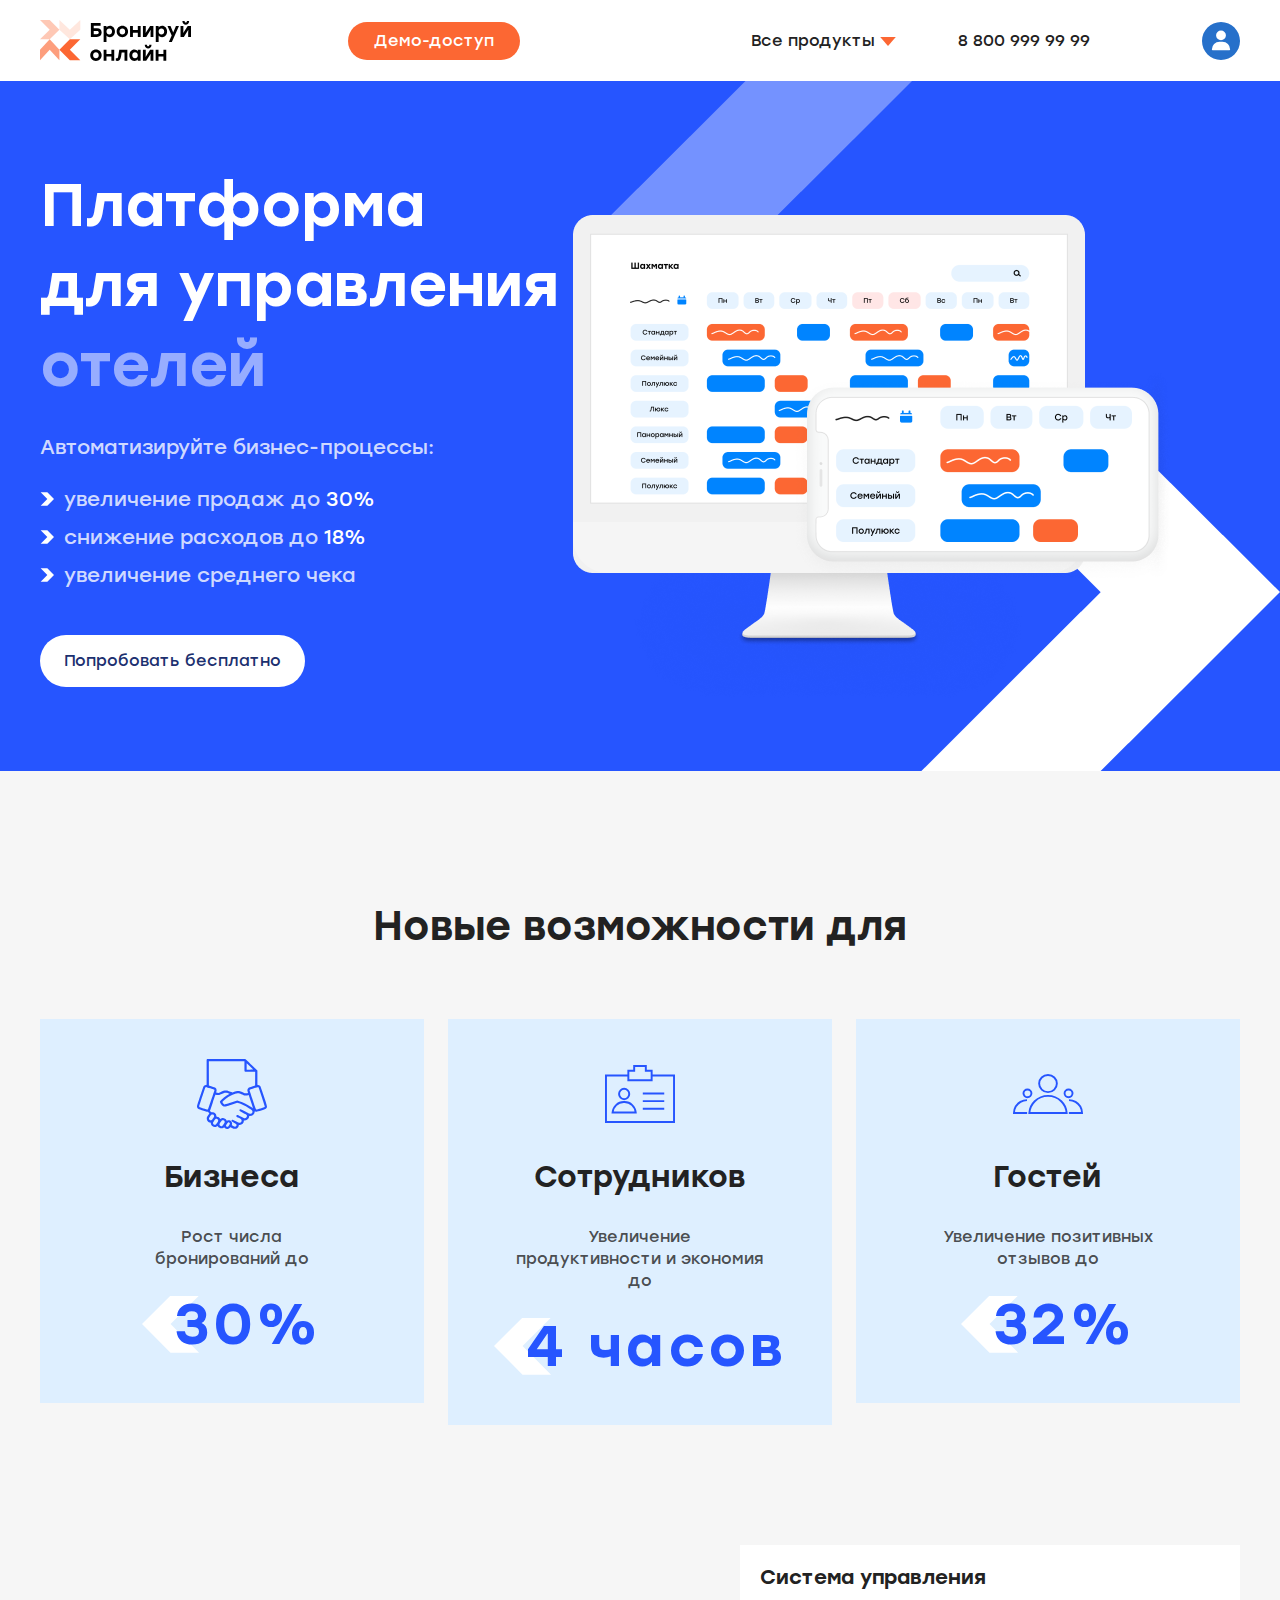
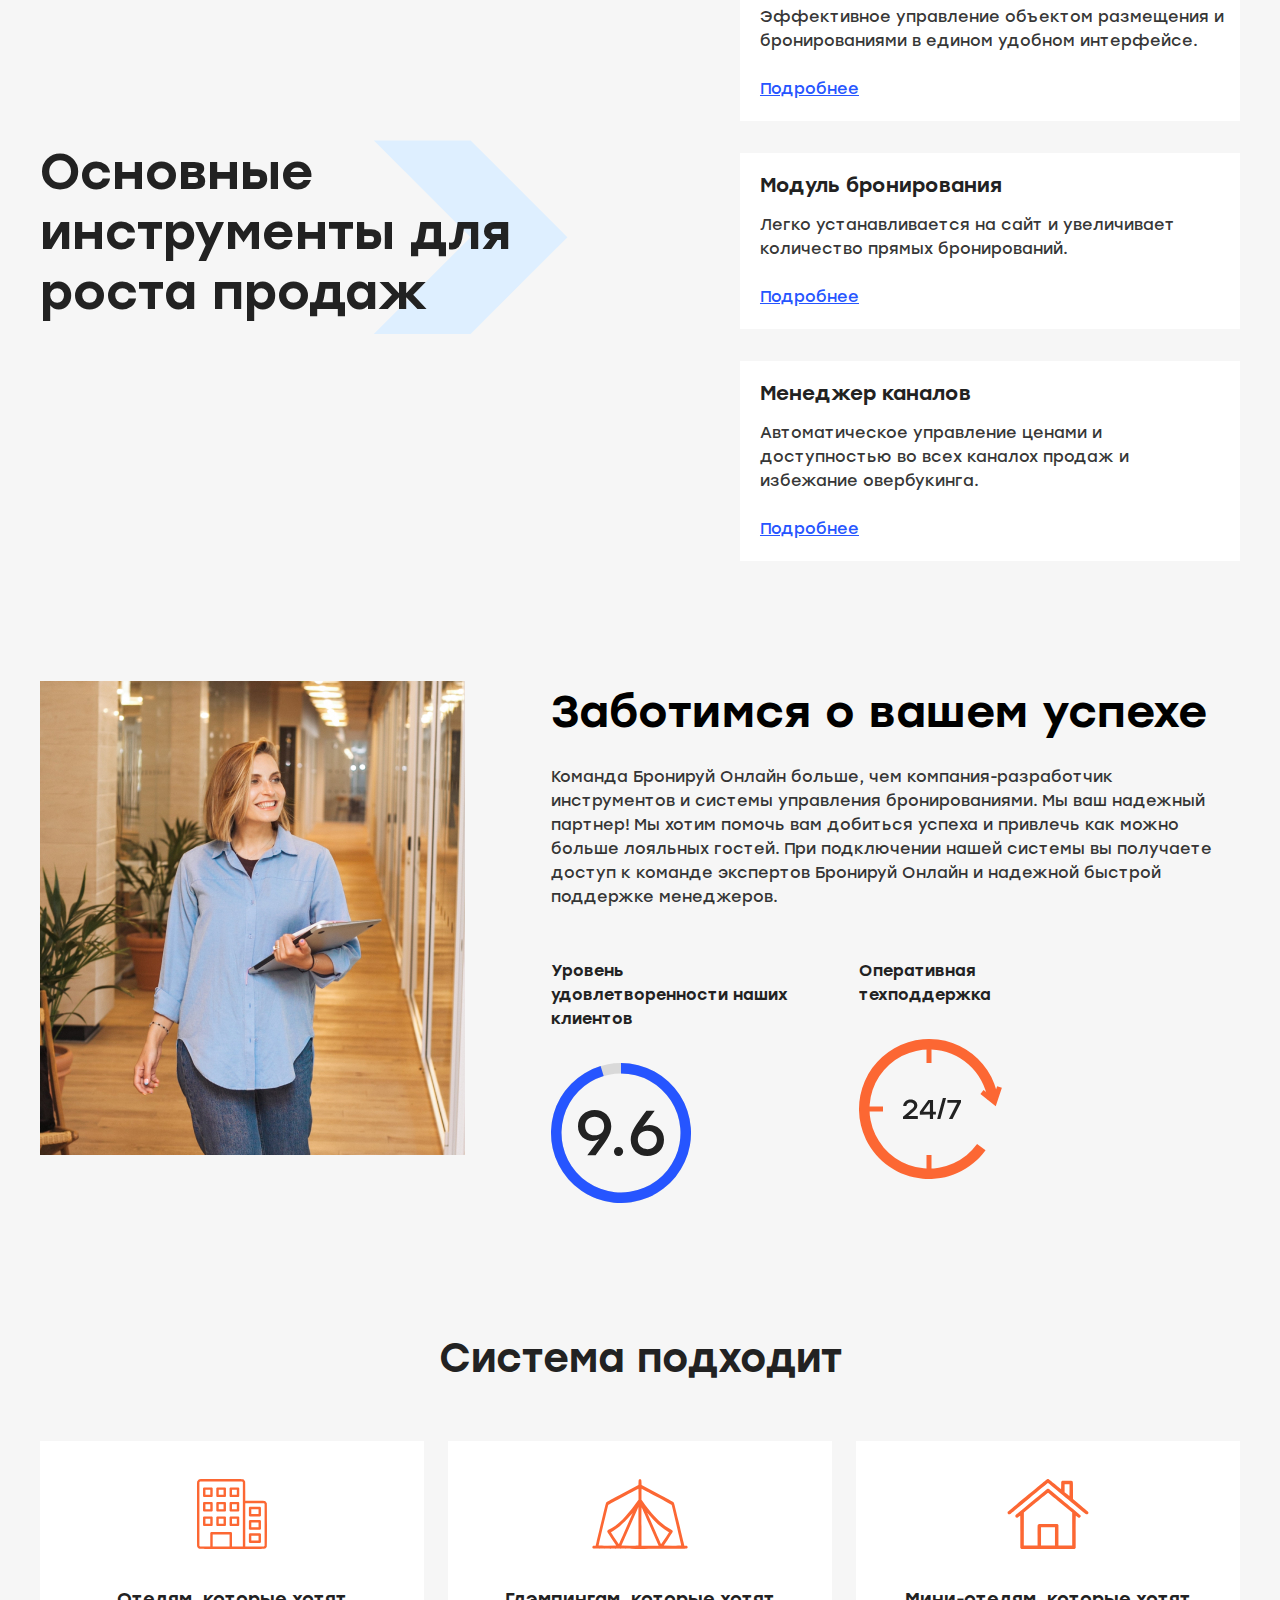
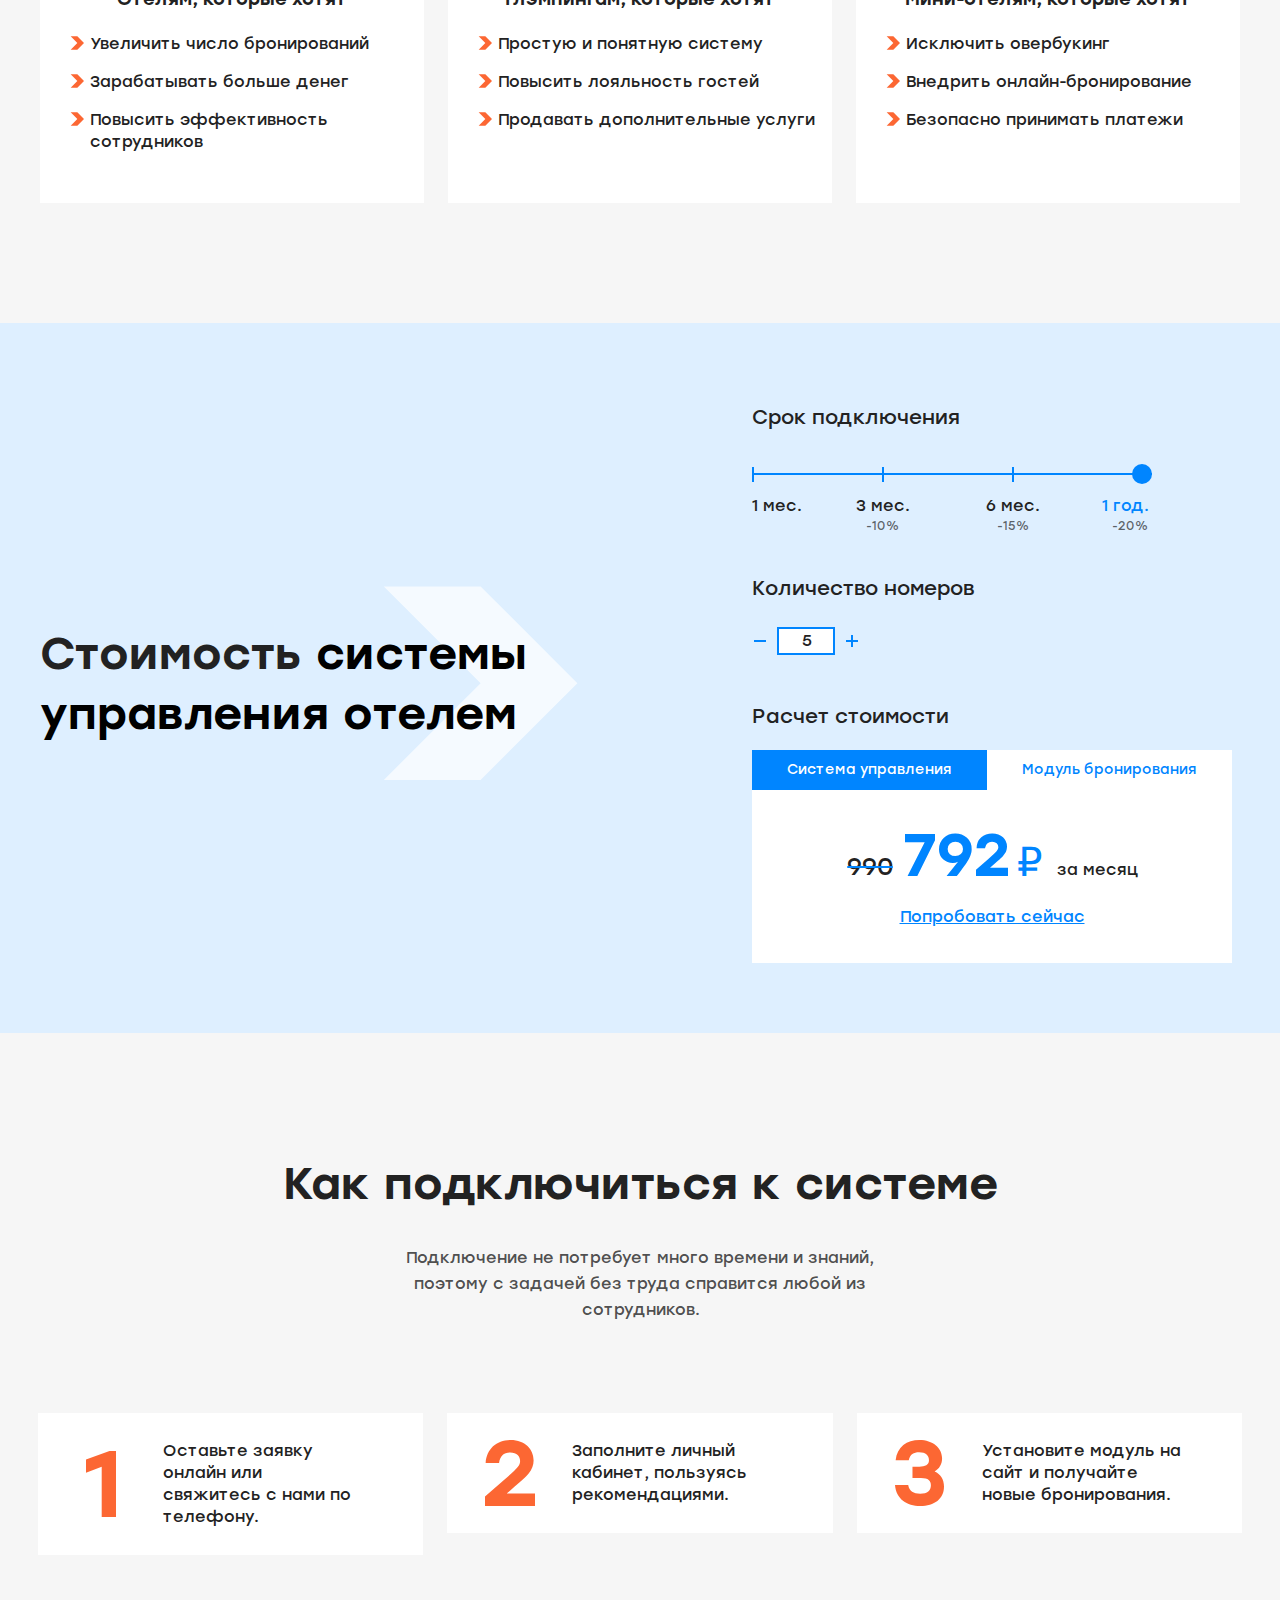
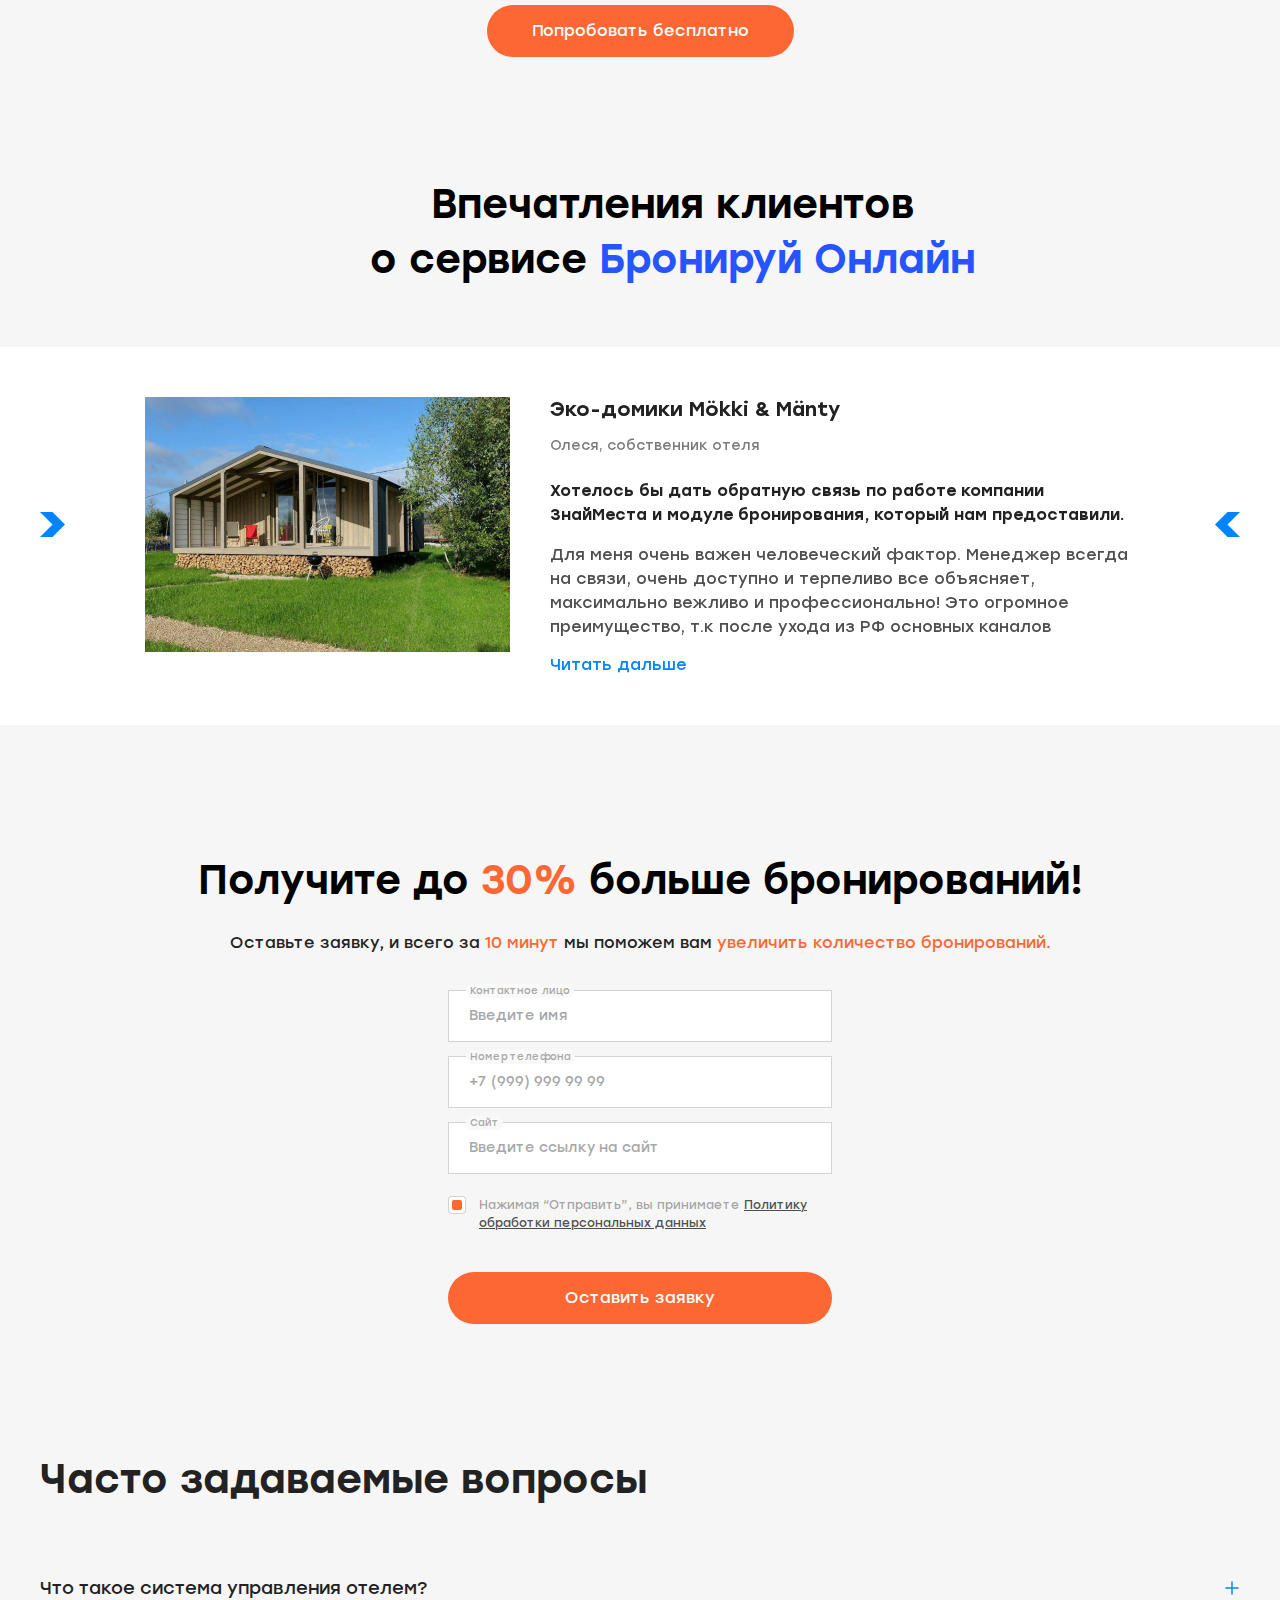
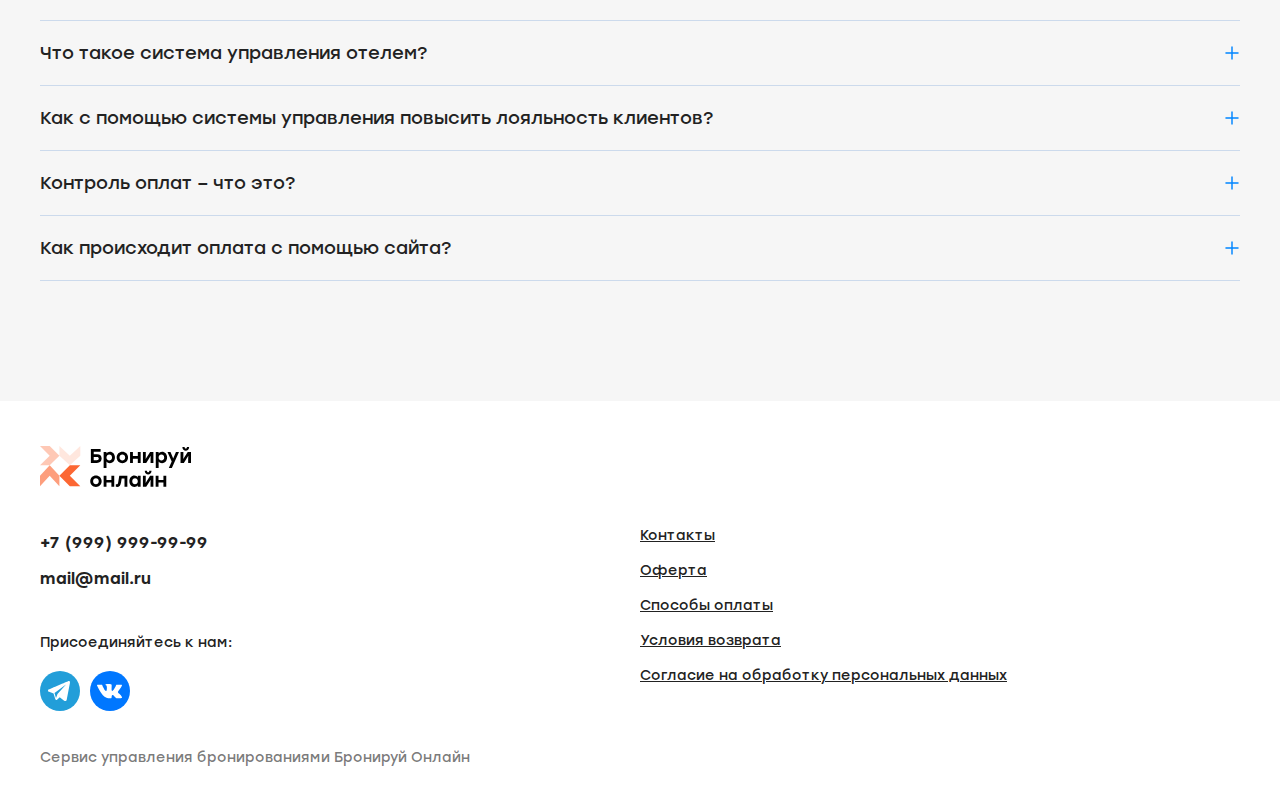
<file: bo-page-blue.html>
<!DOCTYPE html>
<html lang="ru">

<head>
	<title>Бронируй онлайн</title>

	<meta charset="UTF-8" />
	<meta http-equiv="X-UA-Compatible" content="IE=edge" />
	<meta name="viewport" content="width=device-width, initial-scale=1, maximum-scale=1" />

	<link rel="stylesheet" href="css/styles.css" />
</head>

<body class="bo-page">
	<div class="page-wrapper">
		<header class="header header--bo checkerboard-page__header">
			<div class="header__container container">
				<div class="header__logo">
					<a href="/">
						<img src="images/logo.svg" alt="logo-img" />
					</a>
				</div>
				<div class="header__buttons">
					<a href="#acces-popup" class="btn btn--xs btn--orange js-popup-show">Демо-доступ</a>
				</div>
				<ul class="header__menu menu-block menu-block--bo js-nav-menu">
					<li class="menu-block__link hidden visible-sm">
						<a href="#">Платформа для управления отелем</a>
					</li>
					<li class="menu-block__link hidden visible-sm">
						<a href="#">Шахматка</a>
					</li>
					<li class="menu-block__link hidden visible-sm">
						<a href="#">Модуль бронирования</a>
					</li>

					<li class="menu-block__link hidden visible-sm last">
						<a href="#">Вход</a>
					</li>

					<li class="menu-block__link parent hidden-sm">
						<a class="js-popup-show" href="#">Все продукты</a>

						<div class="menu-block__sub">
							<div class="menu-block__sub-item"><a href="#">Платформа для управления отелем</a></div>
							<div class="menu-block__sub-item"><a href="#">Шахматка</a></div>
							<div class="menu-block__sub-item"><a href="#">Модуль бронирования</a></div>
						</div>
					</li>
					<li class="menu-block__link hidden-sm"><a href="tel:8 800 999 99 99">8 800 999 99 99</a></li>
				</ul>
				<a href="#" class="header__user">
					<div class="header__user-icon header__user-icon--blue">
						<svg>
							<use xlink:href="images/sprite-svg.svg#user"></use>
						</svg>
					</div>
				</a>
				<div class="header__burger-menu burger-menu burger-menu--bluev js-burger-menu">
					<span></span>
					<span></span>
					<span></span>
				</div>
			</div>
		</header>

		<section class="about-section about-section--bo  about-section--bo-blue">
			<div class="about-section__container container">
				<div class="about-section__info">
					<h1 class="about-section__title">
						Платформа <br>
						для управления<br>
						<div class="site-title__sub-wrap" id="rotate">
							<span class="site-title__sub js-text-1 is-active">отелей</span>
							<span class="site-title__sub js-text-2">глэмпингов</span>
							<span class="site-title__sub js-text-3">гостевых домов</span>
							<span class="site-title__sub js-text-4">баз отдыха</span>
							<span class="site-title__sub js-text-5">эко-отелей</span>
							<span class="site-title__sub js-text-6">мини-отелей</span>
						</div>
					</h1>
					<div class="about-section__desc">
						Автоматизируйте бизнес-процессы:
					</div>
					<div class="about-section__list">
						<div class="about-section__list-item">увеличение продаж до <span>30%</span></div>
						<div class="about-section__list-item">снижение расходов до <span>18%</span></div>
						<div class="about-section__list-item">увеличение среднего чека</div>
					</div>
					<div class="about-section__btn">
						<a href="#acces-popup" class="btn btn--white js-popup-show">Попробовать бесплатно</a>
					</div>
				</div>
				<div class="about-section__img">
					<img src="images/about-section-bo-img.png" alt="">
				</div>
			</div>
		</section>

		<section class="capabilities-section">
			<div class="capabilities-section__container container">
				<div class="capabilities-section__title title-h2">Новые возможности для</div>
				<div class="capabilities-section__row row">
					<div class="capabilities-section__col col-4 col-xs-12">
						<div class="capabilities-block">
							<div class="capabilities-block__icon"><img src="images/capabilities-block-img-1.svg" alt=""></div>
							<div class="capabilities-block__title">Бизнеса</div>
							<div class="capabilities-block__desc">Рост числа<br> бронирований до</div>
							<div class="capabilities-block__value"><span>30%</span></div>
						</div>
					</div>
					<div class="capabilities-section__col col-4 col-xs-12">
						<div class="capabilities-block">
							<div class="capabilities-block__icon"><img src="images/capabilities-block-img-2.svg" alt=""></div>
							<div class="capabilities-block__title">Сотрудников</div>
							<div class="capabilities-block__desc">Увеличение продуктивности и экономия до </div>
							<div class="capabilities-block__value"><span>4 часов</span></div>
						</div>
					</div>
					<div class="capabilities-section__col col-4 col-xs-12">
						<div class="capabilities-block">
							<div class="capabilities-block__icon"><img src="images/capabilities-block-img-3.svg" alt=""></div>
							<div class="capabilities-block__title">Гостей</div>
							<div class="capabilities-block__desc">Увеличение позитивных<br> отзывов до</div>
							<div class="capabilities-block__value"><span>32%</span></div>
						</div>
					</div>
				</div>
			</div>
		</section>

		<section class="bo-page__advantages advantages-section advantages-section--bo">
			<div class="advantages-section__container container">

				<div class="advantages-section__row row row--stretch">
					<div class="advantages-section__right col-7 col-md-6 col-sm-12 order-sm-1">
						<div class="advantages-section__right-wrap">
							<div class="advantages-section__title title-h2">Основные<br> инструменты для<br> <span
									class="hidden visible-xs">увеличения</span> роста
								продаж
							</div>
						</div>
					</div>

					<div class="advantages-section__left col-5 col-md-6 col-sm-12 order-sm-2">
						<div class="advantages-section__item function-block function-block--bg-cube">
							<div class="function-block__title title-h4">
								Система управления
							</div>
							<div class="function-block__text">
								Эффективное управление объектом размещения и бронированиями в едином удобном интерфейсе.
							</div>
							<div class="function-block__more">
								<a href="#">Подробнее</a>
							</div>
						</div>

						<div class="advantages-section__item function-block function-block--bg-cube">
							<div class="function-block__title title-h4">
								Модуль бронирования
							</div>
							<div class="function-block__text">
								Легко устанавливается на сайт и увеличивает количество прямых бронирований.
							</div>
							<div class="function-block__more">
								<a href="#">Подробнее</a>
							</div>
						</div>

						<div class="advantages-section__item function-block function-block--bg-cube">
							<div class="function-block__title title-h4">
								Менеджер каналов
							</div>
							<div class="function-block__text">
								Автоматическое управление ценами и доступностью во всех каналох продаж и избежание
								овербукинга.
							</div>
							<div class="function-block__more">
								<a href="#">Подробнее</a>
							</div>
						</div>
					</div>
				</div>
			</div>
		</section>

		<section class="support-section">
			<div class="support-section__container container">
				<div class="support-section__row">
					<div class="support-section__img">
						<img src="images/support-section-img.jpg" alt="">
					</div>
					<div class="support-section__info">
						<div class="support-section__title">Заботимся о вашем успехе</div>
						<div class="support-section__text">Команда Бронируй Онлайн больше, чем компания-разработчик
							инструментов и системы управления бронированиями. Мы ваш надежный партнер!
							Мы хотим помочь вам добиться успеха и привлечь как можно больше лояльных гостей. При
							подключении нашей системы вы получаете доступ к команде экспертов Бронируй Онлайн и надежной
							быстрой поддержке менеджеров.</div>
						<div class="support-section__advantages">
							<div class="support-section__advantages-item">
								<div class="support-section__advantages-title">Уровень удовлетворенности наших клиентов
								</div>
								<img src="images/support-section-advantage-1.svg" alt="">
							</div>
							<div class="support-section__advantages-item">
								<div class="support-section__advantages-title">Оперативная<br> техподдержка</div>
								<img src="images/support-section-advantage-2.svg" alt="">
							</div>
						</div>
					</div>
				</div>
			</div>
		</section>

		<section class="bo-page__banner banner-section banner-section--bo">
			<div class="banner-section__title title-h4">Система подходит</div>

			<div class="banner-section__container container">

				<div class="banner-section__items">
					<div class="banner-section__item">
						<div class="banner-section__wrapper">
							<div class="banner-section__icon">
								<svg>
									<use xlink:href="images/sprite-svg.svg#banner-item-1"></use>
								</svg>
							</div>
							<div class="banner-section__text">Отелям, которые хотят</div>
							<div class="banner-section__list">
								<div class="banner-section__list-item">Увеличить число бронирований</div>
								<div class="banner-section__list-item">Зарабатывать больше денег</div>
								<div class="banner-section__list-item">Повысить эффективность сотрудников</div>
							</div>
						</div>
					</div>

					<div class="banner-section__item">
						<div class="banner-section__wrapper">
							<div class="banner-section__icon banner-section__icon--2">
								<svg>
									<use xlink:href="images/sprite-svg.svg#banner-item-2"></use>
								</svg>
							</div>
							<div class="banner-section__text">Глэмпингам, которые хотят</div>
							<div class="banner-section__list">
								<div class="banner-section__list-item">Простую и понятную систему</div>
								<div class="banner-section__list-item">Повысить лояльность гостей</div>
								<div class="banner-section__list-item">Продавать дополнительные услуги</div>
							</div>
						</div>
					</div>

					<div class="banner-section__item">
						<div class="banner-section__wrapper">
							<div class="banner-section__icon banner-section__icon--3">
								<svg>
									<use xlink:href="images/sprite-svg.svg#banner-item-3"></use>
								</svg>
							</div>
							<div class="banner-section__text">Мини-отелям, которые хотят</div>
							<div class="banner-section__list">
								<div class="banner-section__list-item">Исключить овербукинг</div>
								<div class="banner-section__list-item">Внедрить онлайн-бронирование</div>
								<div class="banner-section__list-item">Безопасно принимать платежи</div>
							</div>
						</div>
					</div>
				</div>

			</div>

		</section>

		<section class="calc-section calc-section--type-2  calc-section--bo">
			<div class="container">
				<div class="calc-section__row row row--stretch">
					<div class="calc-section__left col-6 col-sm-12">
						<div class="calc-section__left-wrap">
							<h3 class="calc-section__title title-h2">Стоимость <span>системы управления отелем</span>
							</h3>
						</div>
					</div>
					<div class="calc-section__form col-6 col-sm-12">

						<div class="calc-block calc-block--type-2">
							<div class="calc-block__input">
								<div class="calc-block__label">Срок подключения</div>

								<input type="text" class="js-range-slider" name="sale" value="" />

							</div>

							<div class="calc-block__input">
								<div class="calc-block__label">Количество номеров</div>
								<div class="count-block count-block--cube">
									<a href="#" class="count-block__minus js-count-minus"></a>
									<input type="text" value="5" class="count-block__input js-calc-count-input">
									<a href="#" class="count-block__plus js-count-plus"></a>
								</div>
							</div>

							<div class="calc-block__wrapper tabs">
								<div class="calc-block__wrapper-title">Расчет стоимости</div>
								<div class="calc-block__wrapper-tabs tabs__nav tabs__nav--cube">
									<div class="tabs__nav-item is-active"><a class="js-tab-nav" href="#sale-tab-1">Система
											управления</a>
									</div>
									<div class="tabs__nav-item"><a class="js-tab-nav" href="#sale-tab-2">Модуль
											бронирования</a></div>
								</div>
								<div class="calc-block__wrapper-body tabs__body is-active" id="sale-tab-1">
									<div class="calc-block__result">
										<div class="calc-block__result-sale"><span class="js-sale-value"></span>
										</div>
										<div class="calc-block__result-price"><span class="js-price-value"></span>₽
										</div>
										<div class="calc-block__result-label">за месяц</div>
									</div>

									<div class="calc-block__wrapper-bottom"><a href="#acces-popup"
											class="js-popup-show">Попробовать сейчас</a></div>
								</div>
								<div class="calc-block__wrapper-body tabs__body" id="sale-tab-2">
									<div class="calc-block__result">
										<div class="calc-block__result-sale calc-block__result-sale--procent">
											<span class=" is-active">
												2%</span>
										</div>
										<div class="calc-block__result-price calc-block__result-price--procent">
											<span>1%</span>
										</div>
									</div>
									<div class="calc-block__wrapper-desc">При подключении модуля до 31.05.2022
										плата за
										использование составит 1% от бронирования. Акция действует до
										31.08.2022.</div>

									<div class="calc-block__wrapper-bottom"><a href="#acces-popup"
											class="js-popup-show">Попробовать сейчас</a></div>
								</div>

							</div>
						</div>

					</div>
				</div>
			</div>
		</section>

		<section class="bo-page__connect connect-section connect-section--bo">
			<div class="connect-section__container container">
				<div class="connect-section__title title-h2">Как подключиться<br class="hidden visible-xs"> к системе
				</div>
				<div class="connect-section__subtitle">Подключение не потребует много времени и знаний, поэтому с
					задачей без труда справится любой из сотрудников. </div>
			</div>

			<div class="connect-section__container container">
				<div class="connect-section__items row row--stretch row--center">
					<div class="connect-section__item col-4 col-sm-6 col-xs-12">
						<div class="step-block step-block--white">
							<div class="step-block__icon">
								<img src="images/step-1.svg" alt="">
							</div>
							<div class="step-block__text">Оставьте заявку онлайн или свяжитесь с нами по телефону.
							</div>
						</div>
					</div>

					<div class="connect-section__item col-4 col-sm-6 col-xs-12">
						<div class="step-block step-block--white">
							<div class="step-block__icon">
								<img src="images/step-2.svg" alt="">
							</div>
							<div class="step-block__text">Заполните личный кабинет, пользуясь рекомендациями.</div>
						</div>
					</div>

					<div class="connect-section__item col-4 col-sm-6 col-xs-12">
						<div class="step-block step-block--white">
							<div class="step-block__icon">
								<img src="images/step-3.svg" alt="">
							</div>
							<div class="step-block__text">Установите модуль
								на сайт и получайте новые бронирования.
							</div>
						</div>
					</div>
				</div>
			</div>

			<div class="connect-section__container container">
				<div class="connect-section__btn">
					<a href="#acces-popup" class="btn btn--orange js-popup-show">Попробовать бесплатно</a>
				</div>
			</div>
		</section>

		<section class="checkerboard-page__partners partners-section partners-section--checkerboard partners-section--bo">

			<div class="partners-section__title title-h2">Впечатления клиентов<br>
				о сервисе <span>Бронируй Онлайн</span></div>
			<div class="partners-section__slider">
				<div class="partners-section__contaienr container">
					<div class="js-comments-slider-2">
						<div class="partners-section__slide ">
							<div class="comment-block comment-block--checkerboard">
								<div class="comment-block__img">
									<img src="images/comment-img.jpg" alt="">
								</div>
								<div class="comment-block__info ">
									<div class="comment-block__title">Эко-домики Mökki & Mänty</div>
									<div class="comment-block__name">Олеся, собственник отеля</div>
									<div class="comment-block__text js-wrap-text">
										<p><strong>Хотелось бы дать обратную связь по работе компании ЗнайМеста и модуле
												бронирования,
												который нам предоставили.</strong></p>
										<p>Для меня очень важен человеческий фактор. Менеджер всегда
											на связи, очень доступно и терпеливо все объясняет, максимально вежливо и
											профессионально! Это огромное преимущество, т.к после ухода из РФ основных
											каналов
											бронирования стали появляться площадки для размещения,
											НО! В 90% я даже не смогла разобраться, как можно добавить свой объект. И
											телефонов
											для связи нет. И никто тебе не поможет.
											Стоимость услуг и условия очень комфортные. Гость оплачивает напрямую и
											комиссия
											минимальная.
											Есть площадки, которые берут 20-30% и выплаты только через месяц.
											Максимально
											неудобно и невыгодно.</p>
										<p>Я полностью довольна сервисом и рекомендую коллегам!</p>
									</div>
									<div class="comment-block__link js-more-text">Читать дальше</div>
								</div>
							</div>
						</div>

						<div class="partners-section__slide ">
							<div class="comment-block comment-block--checkerboard">
								<div class="comment-block__img">
									<img src="images/comment-img.jpg" alt="">
								</div>
								<div class="comment-block__info ">
									<div class="comment-block__title">Эко-домики Mökki & Mänty</div>
									<div class="comment-block__name">Олеся, собственник отеля</div>
									<div class="comment-block__text js-wrap-text">
										<p><strong>Хотелось бы дать обратную связь по работе компании ЗнайМеста и модуле
												бронирования,
												который нам предоставили.</strong></p>
										<p>Для меня очень важен человеческий фактор. Менеджер всегда
											на связи, очень доступно и терпеливо все объясняет, максимально вежливо и
											профессионально! Это огромное преимущество, т.к после ухода из РФ основных
											каналов
											бронирования стали появляться площадки для размещения,
											НО! В 90% я даже не смогла разобраться, как можно добавить свой объект. И
											телефонов
											для связи нет. И никто тебе не поможет.
											Стоимость услуг и условия очень комфортные. Гость оплачивает напрямую и
											комиссия
											минимальная.
											Есть площадки, которые берут 20-30% и выплаты только через месяц.
											Максимально
											неудобно и невыгодно.</p>
										<p>Я полностью довольна сервисом и рекомендую коллегам!</p>
									</div>
									<div class="comment-block__link js-more-text">Читать дальше</div>
								</div>
							</div>
						</div>
					</div>
				</div>
			</div>
		</section>

		<section class="checkerboard-page__request request-section request-section--checkerboard">
			<div class="request-section__container container">
				<div class="request-section__title title-h2">Получите до <span>30%</span> больше бронирований!</div>
				<div class="request-section__subtitle">Оставьте заявку, и всего за <span>10 минут</span> мы поможем вам
					<span>увеличить количество бронирований.</span>
				</div>
				<form action="/final-page.html" class="request-section__form form-block form-block--bo">
					<div class="form-block__input form-group">
						<span class="form-group__label">Контактное лицо</span>
						<input type="text" class="form-control form-block__input js-required" placeholder="Введите имя"
							name="name" required>
					</div>
					<div class="form-block__input form-group">
						<span class="form-group__label">Номер телефона</span>
						<input type="tel" class="form-control js-required" placeholder="+7 (999) 999 99 99" name="phone"
							required>
					</div>
					<div class="form-block__input form-group">
						<span class="form-group__label">Сайт</span>
						<input type="text" class="form-control js-required" placeholder="Введите ссылку на сайт" name="site"
							required>
					</div>
					<div class="form-block__checkbox checkbox js-police-checkbox">
						<input type="checkbox" name="police" id="police3" value="1" checked required>
						<label for="police3">Нажимая “Отправить”, вы принимаете <a href="#">Политику обработки
								персональных
								данных</a></label>
					</div>
					<div class="form-block__btn">
						<button type="submit" class="btn btn--orange js-submit">Оставить
							заявку</button>
					</div>
				</form>
			</div>
		</section>

		<section class="bo-page__questions questions-section questions-section--checkerboard questions-section--bo">
			<div class="questions-section__container container">
				<div class="questions-section__title title-h2">Часто задаваемые вопросы</div>

				<div class="questions-section__accardion accardion-block accardion-block--no-bg">

					<div class="accardion-block__head js-accardion-toggle">
						<div class="accardion-block__title">Что такое система управления отелем?</div>
						<div class="accardion-block__arrow">
							<svg>
								<use xlink:href="images/sprite-svg.svg#plus">
							</svg>
						</div>
					</div>
					<div class="accardion-block__body js-accardion-body">
						<p>Инструмент менеджер каналов автоматически обновляет
							бронирование номеров, исключая перебронирования, а с помощью удобной шахматки вы сможете
							контролировать загрузку в вашем комплексе.</p>
						<p>Инструмент менеджер каналов автоматически обновляет
							бронирование номеров, исключая перебронирования, а с помощью удобной шахматки вы сможете
							контролировать загрузку в вашем комплексе.</p>
						<p>Инструмент менеджер каналов автоматически обновляет
							бронирование номеров, исключая перебронирования, а с помощью удобной шахматки вы сможете
							контролировать загрузку в вашем комплексе.</p>
					</div>

					<div class="accardion-block__head js-accardion-toggle">
						<div class="accardion-block__title">Что такое система управления отелем?</div>
						<div class="accardion-block__arrow">
							<svg>
								<use xlink:href="images/sprite-svg.svg#plus">
							</svg>
						</div>
					</div>
					<div class="accardion-block__body js-accardion-body">
						<p>Инструмент менеджер каналов автоматически обновляет
							бронирование номеров, исключая перебронирования, а с помощью удобной шахматки вы сможете
							контролировать загрузку в вашем комплексе.</p>
					</div>

					<div class="accardion-block__head js-accardion-toggle">
						<div class="accardion-block__title">Как с помощью системы управления повысить лояльность
							клиентов?</div>
						<div class="accardion-block__arrow">
							<svg>
								<use xlink:href="images/sprite-svg.svg#plus">
							</svg>
						</div>
					</div>
					<div class="accardion-block__body js-accardion-body">
						<p>Инструмент менеджер каналов автоматически обновляет
							бронирование номеров, исключая перебронирования, а с помощью удобной шахматки вы сможете
							контролировать загрузку в вашем комплексе.</p>
					</div>

					<div class="accardion-block__head js-accardion-toggle">
						<div class="accardion-block__title">Контроль оплат – что это?</div>
						<div class="accardion-block__arrow">
							<svg>
								<use xlink:href="images/sprite-svg.svg#plus">
							</svg>
						</div>
					</div>
					<div class="accardion-block__body js-accardion-body">
						<p>Инструмент менеджер каналов автоматически обновляет
							бронирование номеров, исключая перебронирования, а с помощью удобной шахматки вы сможете
							контролировать загрузку в вашем комплексе.</p>
					</div>

					<div class="accardion-block__head js-accardion-toggle">
						<div class="accardion-block__title">Как происходит оплата с помощью сайта?</div>
						<div class="accardion-block__arrow">
							<svg>
								<use xlink:href="images/sprite-svg.svg#plus">
							</svg>
						</div>
					</div>
					<div class="accardion-block__body js-accardion-body">
						<p>Инструмент менеджер каналов автоматически обновляет
							бронирование номеров, исключая перебронирования, а с помощью удобной шахматки вы сможете
							контролировать загрузку в вашем комплексе.</p>
					</div>
				</div>

			</div>
		</section>



		<footer class="checkerboard-page__footer footer footer--type-2">
			<div class="footer__container container">
				<div class="footer__info">
					<a href="/" class="footer__logo">
						<img src="images/logo.svg" alt="logo">
					</a>
					<div class="footer__group">
						<a href="tel:+7 (999) 999-99-99" class="footer__item">+7 (999) 999-99-99</a>
						<a href="mailto::mail@mail.ru" class="footer__item">mail@mail.ru</a>
					</div>
					<div class="footer__soc">
						<div class="footer__soc-label">Присоединяйтесь к нам:</div>
						<div class="footer__soc-list">
							<div class="footer__soc-item"><a href="#"><img src="images/telegram.svg" alt=""></a></div>
							<div class="footer__soc-item"><a href="#"><img src="images/vk.svg" alt=""></a></div>
						</div>
					</div>
					<div class="footer__about hidden-xs">Сервис управления бронированиями Бронируй Онлайн</div>
				</div>
				<div class="footer__links">
					<a href="#" class="footer__link">Контакты</a>
					<a href="#" class="footer__link">Оферта</a>
					<a href="#" class="footer__link">Способы оплаты</a>
					<a href="#" class="footer__link">Условия возврата</a>
					<a href="#" class="footer__link">Согласие на обработку персональных данных</a>
				</div>
				<div class="footer__about hidden visible-xs">Сервис управления бронированиями Бронируй
					Онлайн</div>
			</div>
		</footer>






		<div class="popup" id="acces-popup">
			<div class="popup__overflow js-popup-hide"></div>
			<div class="popup__wrapper"><a class="popup__close js-popup-hide">
					<svg class="icon icon_close">
						<use xlink:href="images/sprite-svg.svg#close"></use>
					</svg></a>
				<div class="popup__title">Доступ на 15 дней бесплатно!</div>
				<div class="popup__subtitle">Заполните форму ниже и получите доступ к полному функционалу облачной
					системы
				</div>
				<form action="" class="popup__form form-block form-block--popup-mod">
					<div class="form-block__wrap">
						<div class="form-block__input form-group">
							<span class="form-group__label form-group__label--white">Контактное лицо</span>
							<input type="text" class="form-control form-block__input js-required" placeholder="Введите имя"
								name="name" required>
						</div>
						<div class="form-block__input form-group">
							<span class="form-group__label form-group__label--white">Номер телефона</span>
							<input type="tel" class="form-control js-required" placeholder="+7 (999) 999 99 99" name="phone"
								required>
						</div>
						<div class="form-block__input form-group">
							<span class="form-group__label form-group__label--white">Сайт</span>
							<input type="text" class="form-control js-required" placeholder="Введите ссылку на сайт"
								name="site" required>
						</div>
					</div>
					<div class="form-block__checkbox checkbox js-police-checkbox">
						<input type="checkbox" name="police" id="police" value="1" checked required>
						<label for="police">Нажимая “Отправить”, вы принимаете <a href="#">Политику обработки
								персональных
								данных</a></label>
					</div>
					<div class="form-block__btn">
						<!-- <a href="#acces-send" class="btn btn--orange js-popup-show">Оставить заявку</a> -->
						<button data-href="#acces-send" class="btn btn--orange js-submit" type="submit">Оставить
							заявку</button>
					</div>
				</form>
			</div>
		</div>

		<div class="popup popup--send" id="acces-send">
			<div class="popup__overflow js-popup-hide"></div>
			<div class="popup__wrapper"><a class="popup__close js-popup-hide">
					<svg class="icon icon_close">
						<use xlink:href="images/sprite-svg.svg#close"></use>
					</svg></a>
				<div class="popup__title">Ваша заявка успешно отправлена!</div>
				<div class="popup__subtitle">В ближайшее время с вами свяжется наш специалист, чтобы обсудить детали.
				</div>
				<div class="popup__btn">
					<a href="#" class="btn btn--orange js-popup-hide">Отлично</a>
				</div>
			</div>
		</div>

		<div class="popup" id="support-popup">
			<div class="popup__overflow js-popup-hide"></div>
			<div class="popup__wrapper"><a class="popup__close js-popup-hide">
					<svg class="icon icon_close">
						<use xlink:href="images/sprite-svg.svg#close"></use>
					</svg></a>
				<div class="popup__title">Поддержка</div>
				<div class="popup__subtitle">Вы можете отправить нам сообщение, и мы обязательно с вами свяжемся.</div>
				<form action="" class="popup__form form-block form-block--popup-mod">
					<div class="form-block__wrap">
						<div class="form-block__input form-group">
							<span class="form-group__label form-group__label--white">Контактное лицо</span>
							<input type="text" class="form-control form-block__input js-required" placeholder="Введите имя"
								name="name" required>
						</div>
						<div class="form-block__input form-group">
							<span class="form-group__label form-group__label--white">Номер телефона</span>
							<input type="tel" class="form-control js-required" placeholder="+7 (999) 999 99 99" name="phone"
								required>
						</div>
						<div class="form-block__input form-group">
							<span class="form-group__label form-group__label--white">Сообщение</span>
							<input type="text" class="form-control js-required" placeholder="Введите сообщение" name="site"
								required>
						</div>
					</div>
					<div class="form-block__checkbox checkbox js-police-checkbox">
						<input type="checkbox" name="police" id="police2" value="1" checked required>
						<label for="police2">Нажимая “Отправить”, вы принимаете <a href="#">Политику обработки
								персональных
								данных</a></label>
					</div>
					<div class="form-block__btn">
						<!-- <a href="#acces-send" class="btn btn--orange js-popup-show">Оставить заявку</a> -->
						<button type="submit" data-href="#acces-send" class="btn btn--orange js-submit">Оставить
							заявку</button>
					</div>
				</form>
			</div>
		</div>
	</div>
	<script src="js/script.js"></script>
</body>

</html>
</file>
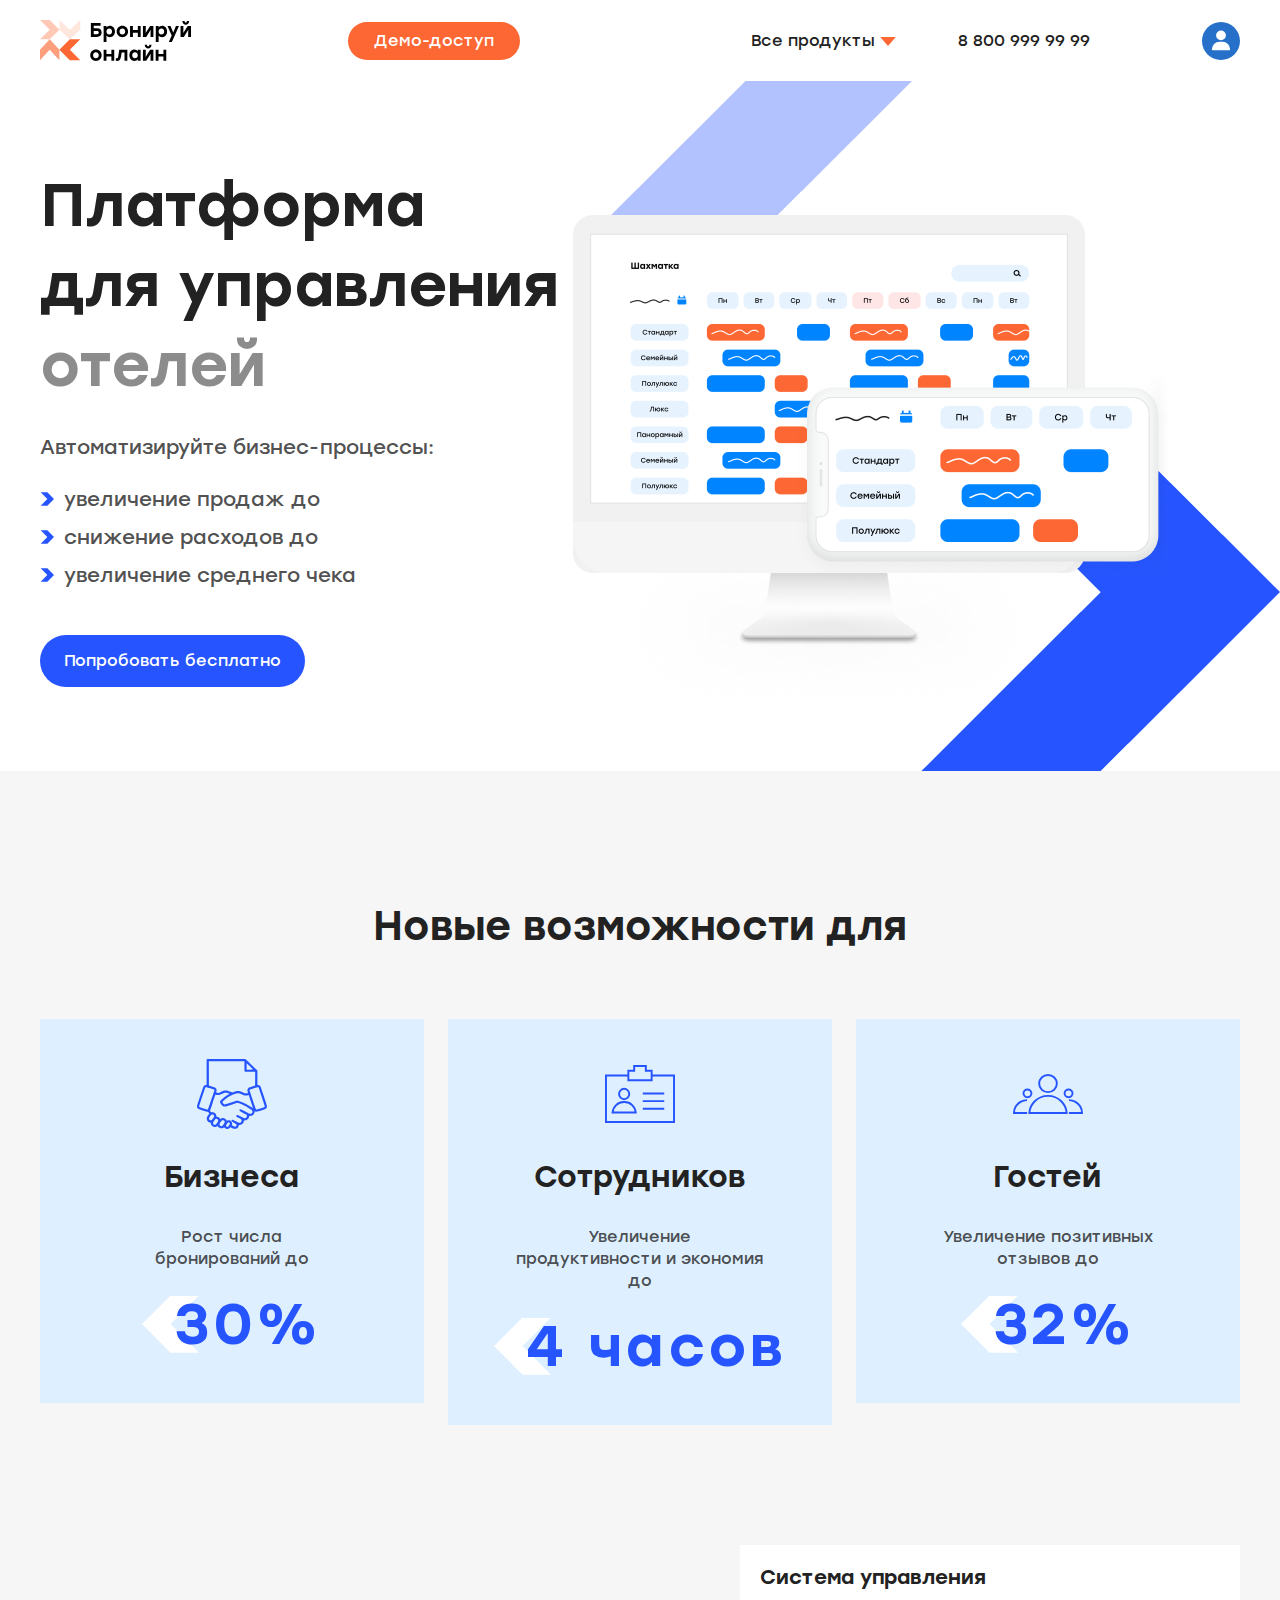
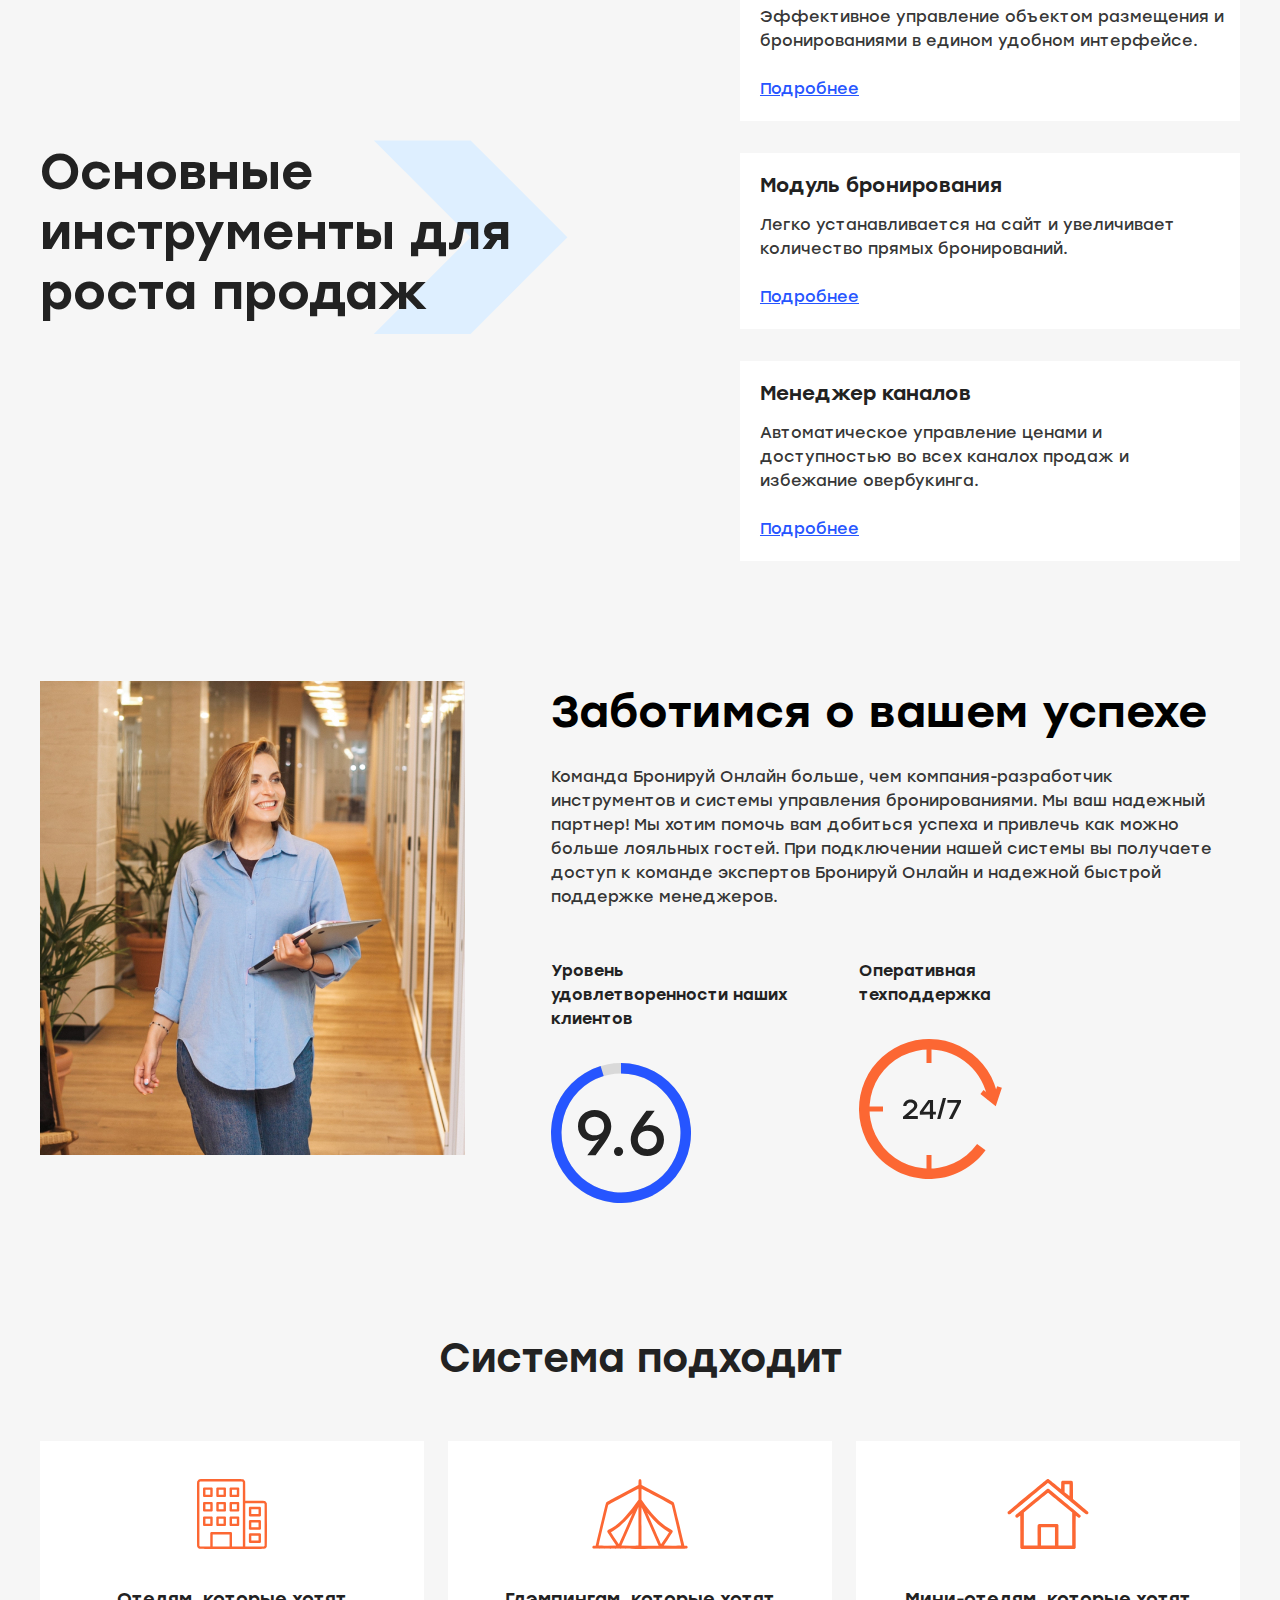
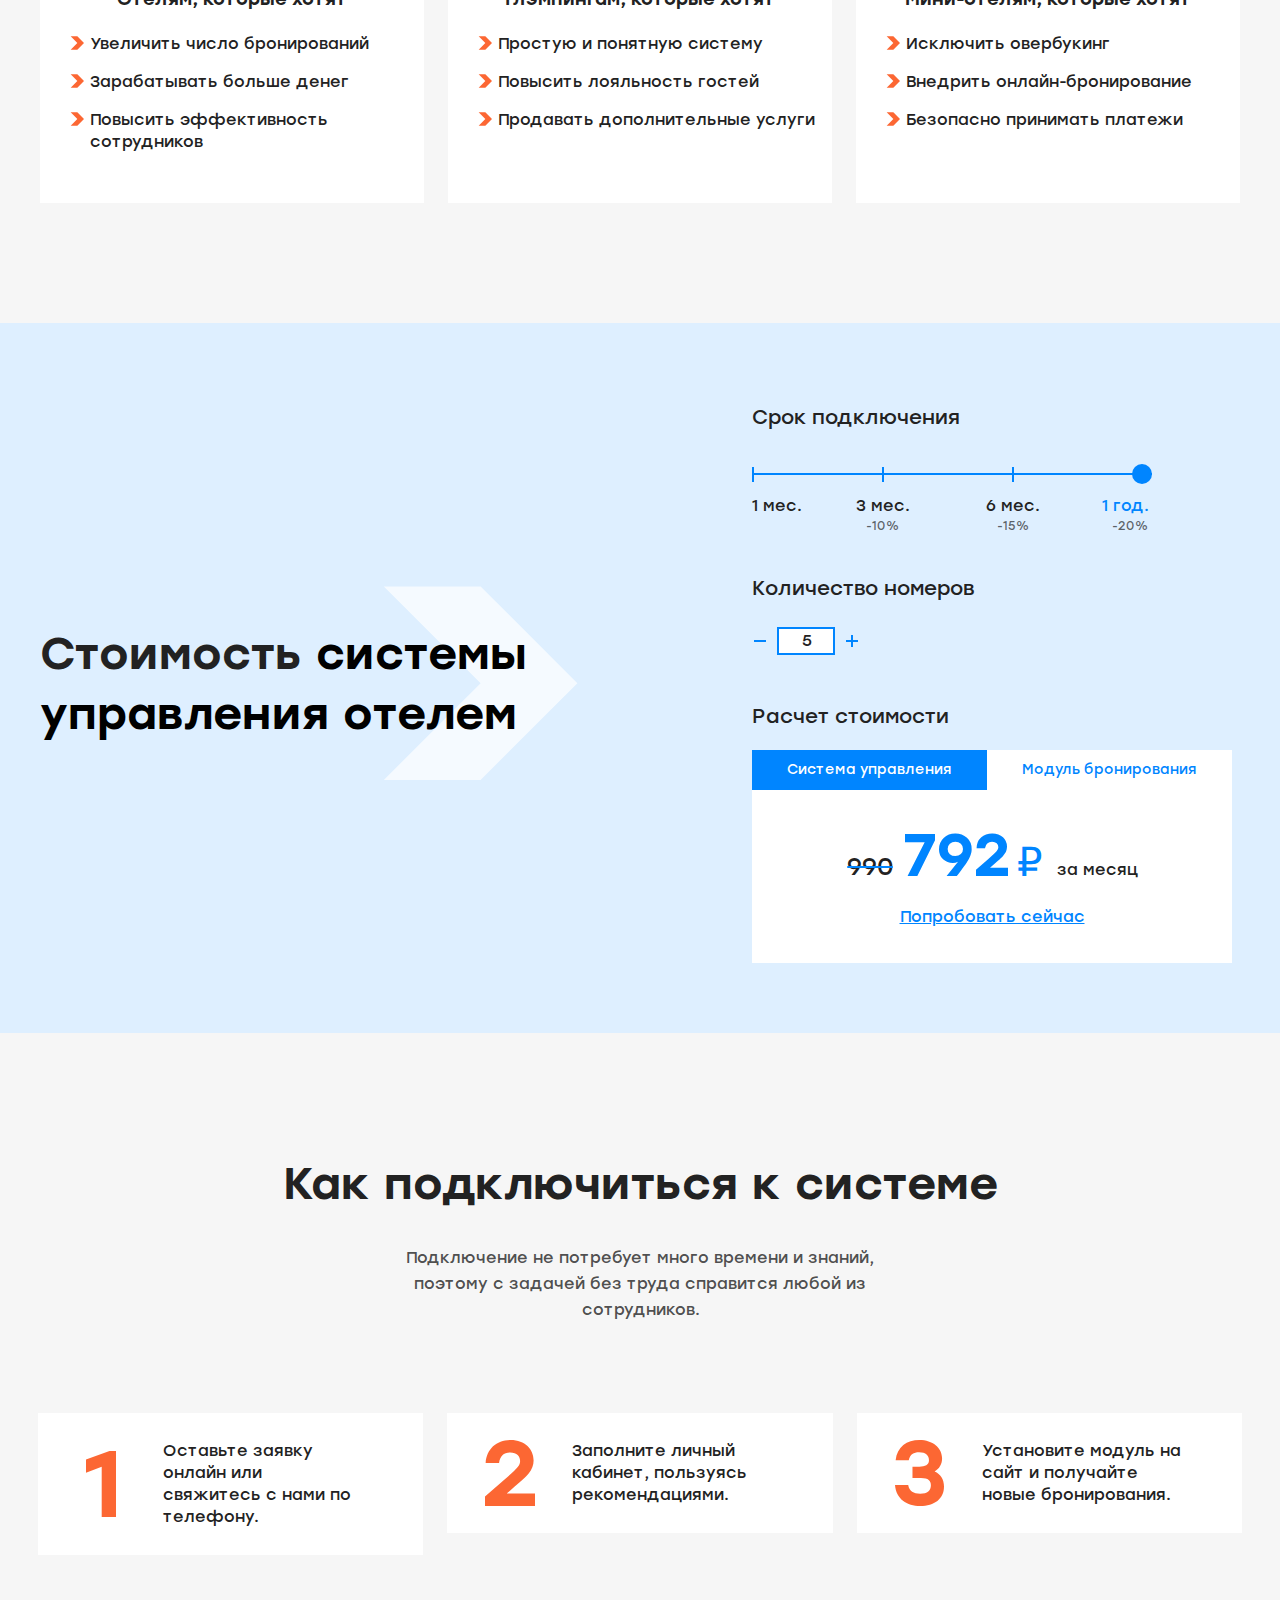
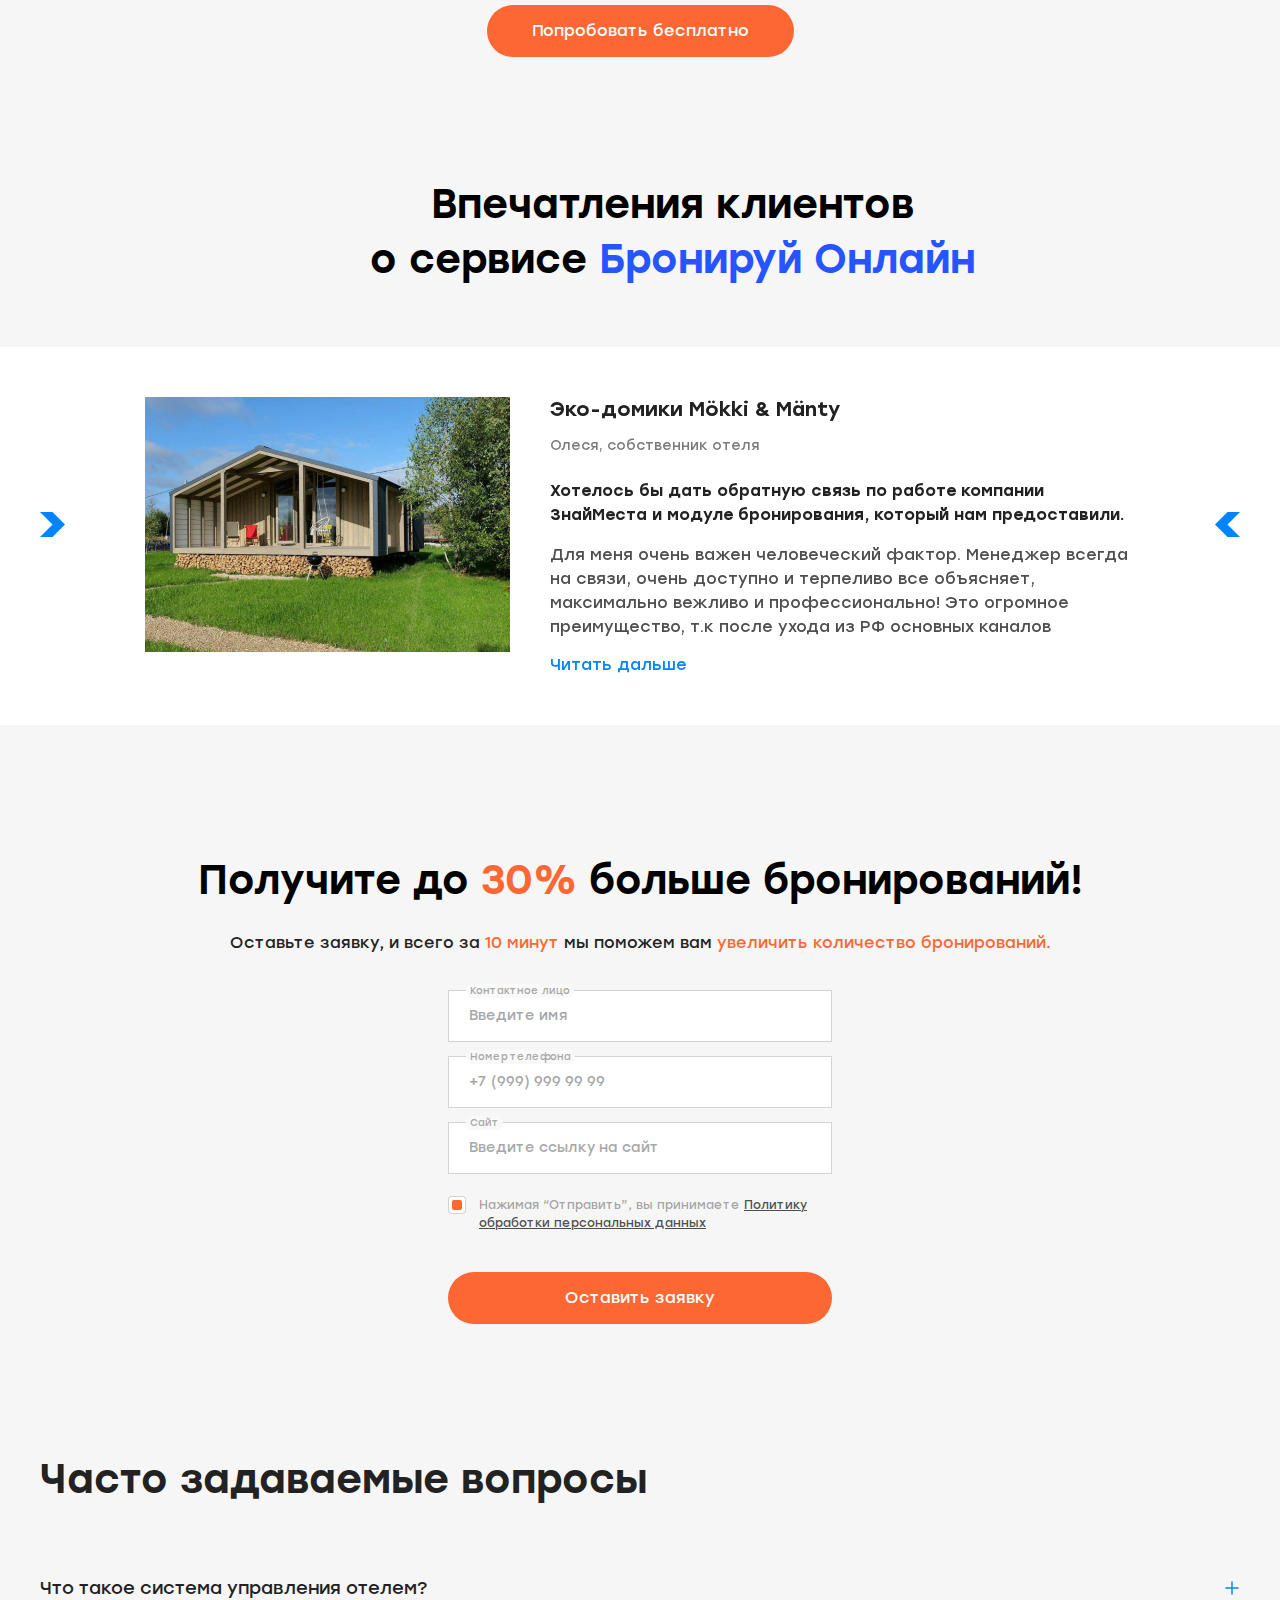
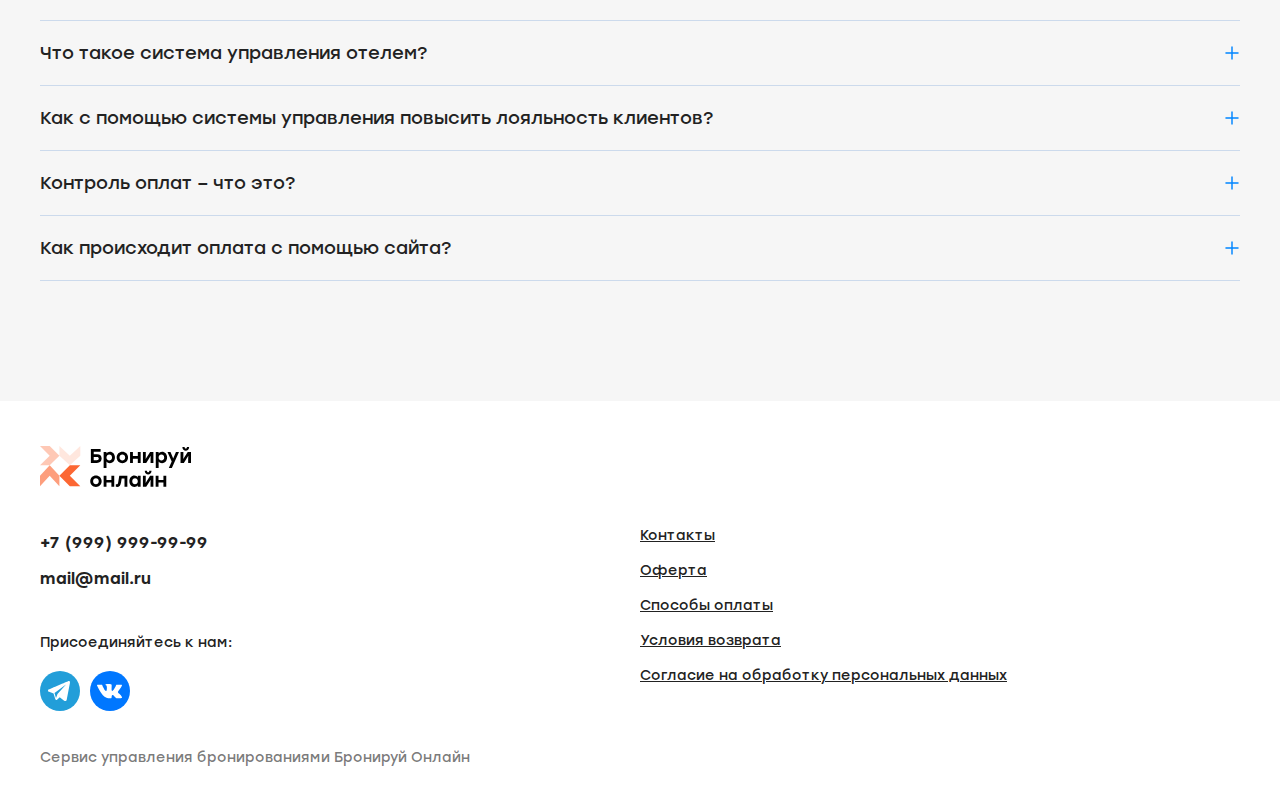
<file: bo-page-white.html>
<!DOCTYPE html>
<html lang="ru">

<head>
	<title>Бронируй онлайн</title>

	<meta charset="UTF-8" />
	<meta http-equiv="X-UA-Compatible" content="IE=edge" />
	<meta name="viewport" content="width=device-width, initial-scale=1, maximum-scale=1" />

	<link rel="stylesheet" href="css/styles.css" />
</head>

<body class="bo-page">
	<div class="page-wrapper">
		<header class="header header--bo checkerboard-page__header">
			<div class="header__container container">
				<div class="header__logo">
					<a href="/">
						<img src="images/logo.svg" alt="logo-img" />
					</a>
				</div>
				<div class="header__buttons">
					<a href="#acces-popup" class="btn btn--xs btn--orange js-popup-show">Демо-доступ</a>
				</div>
				<ul class="header__menu menu-block menu-block--bo js-nav-menu">
					<li class="menu-block__link hidden visible-sm">
						<a href="#">Платформа для управления отелем</a>
					</li>
					<li class="menu-block__link hidden visible-sm">
						<a href="#">Шахматка</a>
					</li>
					<li class="menu-block__link hidden visible-sm">
						<a href="#">Модуль бронирования</a>
					</li>

					<li class="menu-block__link hidden visible-sm last">
						<a href="#">Вход</a>
					</li>

					<li class="menu-block__link parent hidden-sm">
						<a class="js-popup-show" href="#">Все продукты</a>

						<div class="menu-block__sub">
							<div class="menu-block__sub-item"><a href="#">Платформа для управления отелем</a></div>
							<div class="menu-block__sub-item"><a href="#">Шахматка</a></div>
							<div class="menu-block__sub-item"><a href="#">Модуль бронирования</a></div>
						</div>
					</li>
					<li class="menu-block__link hidden-sm"><a href="tel:8 800 999 99 99">8 800 999 99 99</a></li>
				</ul>
				<a href="#" class="header__user">
					<div class="header__user-icon header__user-icon--blue">
						<svg>
							<use xlink:href="images/sprite-svg.svg#user"></use>
						</svg>
					</div>
				</a>
				<div class="header__burger-menu burger-menu js-burger-menu">
					<span></span>
					<span></span>
					<span></span>
				</div>
			</div>
		</header>

		<section class="about-section about-section--bo  about-section--bo-white">
			<div class="about-section__container container">
				<div class="about-section__info">
					<h1 class="about-section__title">
						Платформа <br>
						для управления<br>
						<div class="site-title__sub-wrap" id="rotate">
							<span class="site-title__sub js-text-1 is-active">отелей</span>
							<span class="site-title__sub js-text-2">глэмпингов</span>
							<span class="site-title__sub js-text-3">гостевых домов</span>
							<span class="site-title__sub js-text-4">баз отдыха</span>
							<span class="site-title__sub js-text-5">эко-отелей</span>
							<span class="site-title__sub js-text-6">мини-отелей</span>
						</div>
					</h1>
					<div class="about-section__desc">
						Автоматизируйте бизнес-процессы:
					</div>
					<div class="about-section__list">
						<div class="about-section__list-item">увеличение продаж до <span>30%</span></div>
						<div class="about-section__list-item">снижение расходов до <span>18%</span></div>
						<div class="about-section__list-item">увеличение среднего чека</div>
					</div>
					<div class="about-section__btn">
						<a href="#acces-popup" class="btn btn--white js-popup-show">Попробовать бесплатно</a>
					</div>
				</div>
				<div class="about-section__img">
					<img src="images/about-section-bo-img-white.png" alt="">
				</div>
			</div>
		</section>

		<section class="capabilities-section">
			<div class="capabilities-section__container container">
				<div class="capabilities-section__title title-h2">Новые возможности для</div>
				<div class="capabilities-section__row row">
					<div class="capabilities-section__col col-4 col-xs-12">
						<div class="capabilities-block">
							<div class="capabilities-block__icon"><img src="images/capabilities-block-img-1.svg" alt=""></div>
							<div class="capabilities-block__title">Бизнеса</div>
							<div class="capabilities-block__desc">Рост числа<br> бронирований до</div>
							<div class="capabilities-block__value"><span>30%</span></div>
						</div>
					</div>
					<div class="capabilities-section__col col-4 col-xs-12">
						<div class="capabilities-block">
							<div class="capabilities-block__icon"><img src="images/capabilities-block-img-2.svg" alt=""></div>
							<div class="capabilities-block__title">Сотрудников</div>
							<div class="capabilities-block__desc">Увеличение продуктивности и экономия до </div>
							<div class="capabilities-block__value"><span>4 часов</span></div>
						</div>
					</div>
					<div class="capabilities-section__col col-4 col-xs-12">
						<div class="capabilities-block">
							<div class="capabilities-block__icon"><img src="images/capabilities-block-img-3.svg" alt=""></div>
							<div class="capabilities-block__title">Гостей</div>
							<div class="capabilities-block__desc">Увеличение позитивных<br> отзывов до</div>
							<div class="capabilities-block__value"><span>32%</span></div>
						</div>
					</div>
				</div>
			</div>
		</section>

		<section class="bo-page__advantages advantages-section advantages-section--bo">
			<div class="advantages-section__container container">

				<div class="advantages-section__row row row--stretch">
					<div class="advantages-section__right col-7 col-md-6 col-sm-12 order-sm-1">
						<div class="advantages-section__right-wrap">
							<div class="advantages-section__title title-h2">Основные<br> инструменты для<br> <span
									class="hidden visible-xs">увеличения</span> роста
								продаж
							</div>
						</div>
					</div>

					<div class="advantages-section__left col-5 col-md-6 col-sm-12 order-sm-2">
						<div class="advantages-section__item function-block function-block--bg-cube">
							<div class="function-block__title title-h4">
								Система управления
							</div>
							<div class="function-block__text">
								Эффективное управление объектом размещения и бронированиями в едином удобном интерфейсе.
							</div>
							<div class="function-block__more">
								<a href="#">Подробнее</a>
							</div>
						</div>

						<div class="advantages-section__item function-block function-block--bg-cube">
							<div class="function-block__title title-h4">
								Модуль бронирования
							</div>
							<div class="function-block__text">
								Легко устанавливается на сайт и увеличивает количество прямых бронирований.
							</div>
							<div class="function-block__more">
								<a href="#">Подробнее</a>
							</div>
						</div>

						<div class="advantages-section__item function-block function-block--bg-cube">
							<div class="function-block__title title-h4">
								Менеджер каналов
							</div>
							<div class="function-block__text">
								Автоматическое управление ценами и доступностью во всех каналох продаж и избежание
								овербукинга.
							</div>
							<div class="function-block__more">
								<a href="#">Подробнее</a>
							</div>
						</div>
					</div>
				</div>
			</div>
		</section>

		<section class="support-section">
			<div class="support-section__container container">
				<div class="support-section__row">
					<div class="support-section__img">
						<img src="images/support-section-img.jpg" alt="">
					</div>
					<div class="support-section__info">
						<div class="support-section__title">Заботимся о вашем успехе</div>
						<div class="support-section__text">Команда Бронируй Онлайн больше, чем компания-разработчик
							инструментов и системы управления бронированиями. Мы ваш надежный партнер!
							Мы хотим помочь вам добиться успеха и привлечь как можно больше лояльных гостей. При
							подключении нашей системы вы получаете доступ к команде экспертов Бронируй Онлайн и надежной
							быстрой поддержке менеджеров.</div>
						<div class="support-section__advantages">
							<div class="support-section__advantages-item">
								<div class="support-section__advantages-title">Уровень удовлетворенности наших клиентов
								</div>
								<img src="images/support-section-advantage-1.svg" alt="">
							</div>
							<div class="support-section__advantages-item">
								<div class="support-section__advantages-title">Оперативная<br> техподдержка</div>
								<img src="images/support-section-advantage-2.svg" alt="">
							</div>
						</div>
					</div>
				</div>
			</div>
		</section>

		<section class="bo-page__banner banner-section banner-section--bo">
			<div class="banner-section__title title-h4">Система подходит</div>

			<div class="banner-section__container container">

				<div class="banner-section__items">
					<div class="banner-section__item">
						<div class="banner-section__wrapper">
							<div class="banner-section__icon">
								<svg>
									<use xlink:href="images/sprite-svg.svg#banner-item-1"></use>
								</svg>
							</div>
							<div class="banner-section__text">Отелям, которые хотят</div>
							<div class="banner-section__list">
								<div class="banner-section__list-item">Увеличить число бронирований</div>
								<div class="banner-section__list-item">Зарабатывать больше денег</div>
								<div class="banner-section__list-item">Повысить эффективность сотрудников</div>
							</div>
						</div>
					</div>

					<div class="banner-section__item">
						<div class="banner-section__wrapper">
							<div class="banner-section__icon banner-section__icon--2">
								<svg>
									<use xlink:href="images/sprite-svg.svg#banner-item-2"></use>
								</svg>
							</div>
							<div class="banner-section__text">Глэмпингам, которые хотят</div>
							<div class="banner-section__list">
								<div class="banner-section__list-item">Простую и понятную систему</div>
								<div class="banner-section__list-item">Повысить лояльность гостей</div>
								<div class="banner-section__list-item">Продавать дополнительные услуги</div>
							</div>
						</div>
					</div>

					<div class="banner-section__item">
						<div class="banner-section__wrapper">
							<div class="banner-section__icon banner-section__icon--3">
								<svg>
									<use xlink:href="images/sprite-svg.svg#banner-item-3"></use>
								</svg>
							</div>
							<div class="banner-section__text">Мини-отелям, которые хотят</div>
							<div class="banner-section__list">
								<div class="banner-section__list-item">Исключить овербукинг</div>
								<div class="banner-section__list-item">Внедрить онлайн-бронирование</div>
								<div class="banner-section__list-item">Безопасно принимать платежи</div>
							</div>
						</div>
					</div>
				</div>

			</div>

		</section>

		<section class="calc-section calc-section--type-2  calc-section--bo">
			<div class="container">
				<div class="calc-section__row row row--stretch">
					<div class="calc-section__left col-6 col-sm-12">
						<div class="calc-section__left-wrap">
							<h3 class="calc-section__title title-h2">Стоимость <span>системы управления отелем</span>
							</h3>
						</div>
					</div>
					<div class="calc-section__form col-6 col-sm-12">

						<div class="calc-block calc-block--type-2">
							<div class="calc-block__input">
								<div class="calc-block__label">Срок подключения</div>

								<input type="text" class="js-range-slider" name="sale" value="" />

							</div>

							<div class="calc-block__input">
								<div class="calc-block__label">Количество номеров</div>
								<div class="count-block count-block--cube">
									<a href="#" class="count-block__minus js-count-minus"></a>
									<input type="text" value="5" class="count-block__input js-calc-count-input">
									<a href="#" class="count-block__plus js-count-plus"></a>
								</div>
							</div>

							<div class="calc-block__wrapper tabs">
								<div class="calc-block__wrapper-title">Расчет стоимости</div>
								<div class="calc-block__wrapper-tabs tabs__nav tabs__nav--cube">
									<div class="tabs__nav-item is-active"><a class="js-tab-nav" href="#sale-tab-1">Система
											управления</a>
									</div>
									<div class="tabs__nav-item"><a class="js-tab-nav" href="#sale-tab-2">Модуль
											бронирования</a></div>
								</div>
								<div class="calc-block__wrapper-body tabs__body is-active" id="sale-tab-1">
									<div class="calc-block__result">
										<div class="calc-block__result-sale"><span class="js-sale-value"></span>
										</div>
										<div class="calc-block__result-price"><span class="js-price-value"></span>₽
										</div>
										<div class="calc-block__result-label">за месяц</div>
									</div>

									<div class="calc-block__wrapper-bottom"><a href="#acces-popup"
											class="js-popup-show">Попробовать сейчас</a></div>
								</div>
								<div class="calc-block__wrapper-body tabs__body" id="sale-tab-2">
									<div class="calc-block__result">
										<div class="calc-block__result-sale calc-block__result-sale--procent">
											<span class=" is-active">
												2%</span>
										</div>
										<div class="calc-block__result-price calc-block__result-price--procent">
											<span>1%</span>
										</div>
									</div>
									<div class="calc-block__wrapper-desc">При подключении модуля до 31.05.2022
										плата за
										использование составит 1% от бронирования. Акция действует до
										31.08.2022.</div>

									<div class="calc-block__wrapper-bottom"><a href="#acces-popup"
											class="js-popup-show">Попробовать сейчас</a></div>
								</div>

							</div>
						</div>

					</div>
				</div>
			</div>
		</section>

		<section class="bo-page__connect connect-section connect-section--bo">
			<div class="connect-section__container container">
				<div class="connect-section__title title-h2">Как подключиться<br class="hidden visible-xs"> к системе
				</div>
				<div class="connect-section__subtitle">Подключение не потребует много времени и знаний, поэтому с
					задачей без труда справится любой из сотрудников. </div>
			</div>

			<div class="connect-section__container container">
				<div class="connect-section__items row row--stretch row--center">
					<div class="connect-section__item col-4 col-sm-6 col-xs-12">
						<div class="step-block step-block--white">
							<div class="step-block__icon">
								<img src="images/step-1.svg" alt="">
							</div>
							<div class="step-block__text">Оставьте заявку онлайн или свяжитесь с нами по телефону.
							</div>
						</div>
					</div>

					<div class="connect-section__item col-4 col-sm-6 col-xs-12">
						<div class="step-block step-block--white">
							<div class="step-block__icon">
								<img src="images/step-2.svg" alt="">
							</div>
							<div class="step-block__text">Заполните личный кабинет, пользуясь рекомендациями.</div>
						</div>
					</div>

					<div class="connect-section__item col-4 col-sm-6 col-xs-12">
						<div class="step-block step-block--white">
							<div class="step-block__icon">
								<img src="images/step-3.svg" alt="">
							</div>
							<div class="step-block__text">Установите модуль
								на сайт и получайте новые бронирования.
							</div>
						</div>
					</div>
				</div>
			</div>

			<div class="connect-section__container container">
				<div class="connect-section__btn">
					<a href="#acces-popup" class="btn btn--orange js-popup-show">Попробовать бесплатно</a>
				</div>
			</div>
		</section>

		<section class="checkerboard-page__partners partners-section partners-section--checkerboard partners-section--bo">

			<div class="partners-section__title title-h2">Впечатления клиентов<br>
				о сервисе <span>Бронируй Онлайн</span></div>
			<div class="partners-section__slider">
				<div class="partners-section__contaienr container">
					<div class="js-comments-slider-2">
						<div class="partners-section__slide ">
							<div class="comment-block comment-block--checkerboard">
								<div class="comment-block__img">
									<img src="images/comment-img.jpg" alt="">
								</div>
								<div class="comment-block__info ">
									<div class="comment-block__title">Эко-домики Mökki & Mänty</div>
									<div class="comment-block__name">Олеся, собственник отеля</div>
									<div class="comment-block__text js-wrap-text">
										<p><strong>Хотелось бы дать обратную связь по работе компании ЗнайМеста и модуле
												бронирования,
												который нам предоставили.</strong></p>
										<p>Для меня очень важен человеческий фактор. Менеджер всегда
											на связи, очень доступно и терпеливо все объясняет, максимально вежливо и
											профессионально! Это огромное преимущество, т.к после ухода из РФ основных
											каналов
											бронирования стали появляться площадки для размещения,
											НО! В 90% я даже не смогла разобраться, как можно добавить свой объект. И
											телефонов
											для связи нет. И никто тебе не поможет.
											Стоимость услуг и условия очень комфортные. Гость оплачивает напрямую и
											комиссия
											минимальная.
											Есть площадки, которые берут 20-30% и выплаты только через месяц.
											Максимально
											неудобно и невыгодно.</p>
										<p>Я полностью довольна сервисом и рекомендую коллегам!</p>
									</div>
									<div class="comment-block__link js-more-text">Читать дальше</div>
								</div>
							</div>
						</div>

						<div class="partners-section__slide ">
							<div class="comment-block comment-block--checkerboard">
								<div class="comment-block__img">
									<img src="images/comment-img.jpg" alt="">
								</div>
								<div class="comment-block__info ">
									<div class="comment-block__title">Эко-домики Mökki & Mänty</div>
									<div class="comment-block__name">Олеся, собственник отеля</div>
									<div class="comment-block__text js-wrap-text">
										<p><strong>Хотелось бы дать обратную связь по работе компании ЗнайМеста и модуле
												бронирования,
												который нам предоставили.</strong></p>
										<p>Для меня очень важен человеческий фактор. Менеджер всегда
											на связи, очень доступно и терпеливо все объясняет, максимально вежливо и
											профессионально! Это огромное преимущество, т.к после ухода из РФ основных
											каналов
											бронирования стали появляться площадки для размещения,
											НО! В 90% я даже не смогла разобраться, как можно добавить свой объект. И
											телефонов
											для связи нет. И никто тебе не поможет.
											Стоимость услуг и условия очень комфортные. Гость оплачивает напрямую и
											комиссия
											минимальная.
											Есть площадки, которые берут 20-30% и выплаты только через месяц.
											Максимально
											неудобно и невыгодно.</p>
										<p>Я полностью довольна сервисом и рекомендую коллегам!</p>
									</div>
									<div class="comment-block__link js-more-text">Читать дальше</div>
								</div>
							</div>
						</div>
					</div>
				</div>
			</div>
		</section>

		<section class="checkerboard-page__request request-section request-section--checkerboard">
			<div class="request-section__container container">
				<div class="request-section__title title-h2">Получите до <span>30%</span> больше бронирований!</div>
				<div class="request-section__subtitle">Оставьте заявку, и всего за <span>10 минут</span> мы поможем вам
					<span>увеличить количество бронирований.</span>
				</div>
				<form action="/final-page.html" class="request-section__form form-block form-block--bo">
					<div class="form-block__input form-group">
						<span class="form-group__label">Контактное лицо</span>
						<input type="text" class="form-control form-block__input js-required" placeholder="Введите имя"
							name="name" required>
					</div>
					<div class="form-block__input form-group">
						<span class="form-group__label">Номер телефона</span>
						<input type="tel" class="form-control js-required" placeholder="+7 (999) 999 99 99" name="phone"
							required>
					</div>
					<div class="form-block__input form-group">
						<span class="form-group__label">Сайт</span>
						<input type="text" class="form-control js-required" placeholder="Введите ссылку на сайт" name="site"
							required>
					</div>
					<div class="form-block__checkbox checkbox js-police-checkbox">
						<input type="checkbox" name="police" id="police3" value="1" checked required>
						<label for="police3">Нажимая “Отправить”, вы принимаете <a href="#">Политику обработки
								персональных
								данных</a></label>
					</div>
					<div class="form-block__btn">
						<button type="submit" class="btn btn--orange js-submit">Оставить
							заявку</button>
					</div>
				</form>
			</div>
		</section>

		<section class="bo-page__questions questions-section questions-section--checkerboard questions-section--bo">
			<div class="questions-section__container container">
				<div class="questions-section__title title-h2">Часто задаваемые вопросы</div>

				<div class="questions-section__accardion accardion-block accardion-block--no-bg">

					<div class="accardion-block__head js-accardion-toggle">
						<div class="accardion-block__title">Что такое система управления отелем?</div>
						<div class="accardion-block__arrow">
							<svg>
								<use xlink:href="images/sprite-svg.svg#plus">
							</svg>
						</div>
					</div>
					<div class="accardion-block__body js-accardion-body">
						<p>Инструмент менеджер каналов автоматически обновляет
							бронирование номеров, исключая перебронирования, а с помощью удобной шахматки вы сможете
							контролировать загрузку в вашем комплексе.</p>
						<p>Инструмент менеджер каналов автоматически обновляет
							бронирование номеров, исключая перебронирования, а с помощью удобной шахматки вы сможете
							контролировать загрузку в вашем комплексе.</p>
						<p>Инструмент менеджер каналов автоматически обновляет
							бронирование номеров, исключая перебронирования, а с помощью удобной шахматки вы сможете
							контролировать загрузку в вашем комплексе.</p>
					</div>

					<div class="accardion-block__head js-accardion-toggle">
						<div class="accardion-block__title">Что такое система управления отелем?</div>
						<div class="accardion-block__arrow">
							<svg>
								<use xlink:href="images/sprite-svg.svg#plus">
							</svg>
						</div>
					</div>
					<div class="accardion-block__body js-accardion-body">
						<p>Инструмент менеджер каналов автоматически обновляет
							бронирование номеров, исключая перебронирования, а с помощью удобной шахматки вы сможете
							контролировать загрузку в вашем комплексе.</p>
					</div>

					<div class="accardion-block__head js-accardion-toggle">
						<div class="accardion-block__title">Как с помощью системы управления повысить лояльность
							клиентов?</div>
						<div class="accardion-block__arrow">
							<svg>
								<use xlink:href="images/sprite-svg.svg#plus">
							</svg>
						</div>
					</div>
					<div class="accardion-block__body js-accardion-body">
						<p>Инструмент менеджер каналов автоматически обновляет
							бронирование номеров, исключая перебронирования, а с помощью удобной шахматки вы сможете
							контролировать загрузку в вашем комплексе.</p>
					</div>

					<div class="accardion-block__head js-accardion-toggle">
						<div class="accardion-block__title">Контроль оплат – что это?</div>
						<div class="accardion-block__arrow">
							<svg>
								<use xlink:href="images/sprite-svg.svg#plus">
							</svg>
						</div>
					</div>
					<div class="accardion-block__body js-accardion-body">
						<p>Инструмент менеджер каналов автоматически обновляет
							бронирование номеров, исключая перебронирования, а с помощью удобной шахматки вы сможете
							контролировать загрузку в вашем комплексе.</p>
					</div>

					<div class="accardion-block__head js-accardion-toggle">
						<div class="accardion-block__title">Как происходит оплата с помощью сайта?</div>
						<div class="accardion-block__arrow">
							<svg>
								<use xlink:href="images/sprite-svg.svg#plus">
							</svg>
						</div>
					</div>
					<div class="accardion-block__body js-accardion-body">
						<p>Инструмент менеджер каналов автоматически обновляет
							бронирование номеров, исключая перебронирования, а с помощью удобной шахматки вы сможете
							контролировать загрузку в вашем комплексе.</p>
					</div>
				</div>

			</div>
		</section>



		<footer class="checkerboard-page__footer footer footer--type-2">
			<div class="footer__container container">
				<div class="footer__info">
					<a href="/" class="footer__logo">
						<img src="images/logo.svg" alt="logo">
					</a>
					<div class="footer__group">
						<a href="tel:+7 (999) 999-99-99" class="footer__item">+7 (999) 999-99-99</a>
						<a href="mailto::mail@mail.ru" class="footer__item">mail@mail.ru</a>
					</div>
					<div class="footer__soc">
						<div class="footer__soc-label">Присоединяйтесь к нам:</div>
						<div class="footer__soc-list">
							<div class="footer__soc-item"><a href="#"><img src="images/telegram.svg" alt=""></a></div>
							<div class="footer__soc-item"><a href="#"><img src="images/vk.svg" alt=""></a></div>
						</div>
					</div>
					<div class="footer__about hidden-xs">Сервис управления бронированиями Бронируй Онлайн</div>
				</div>
				<div class="footer__links">
					<a href="#" class="footer__link">Контакты</a>
					<a href="#" class="footer__link">Оферта</a>
					<a href="#" class="footer__link">Способы оплаты</a>
					<a href="#" class="footer__link">Условия возврата</a>
					<a href="#" class="footer__link">Согласие на обработку персональных данных</a>
				</div>
				<div class="footer__about hidden visible-xs">Сервис управления бронированиями Бронируй
					Онлайн</div>
			</div>
		</footer>






		<div class="popup" id="acces-popup">
			<div class="popup__overflow js-popup-hide"></div>
			<div class="popup__wrapper"><a class="popup__close js-popup-hide">
					<svg class="icon icon_close">
						<use xlink:href="images/sprite-svg.svg#close"></use>
					</svg></a>
				<div class="popup__title">Доступ на 15 дней бесплатно!</div>
				<div class="popup__subtitle">Заполните форму ниже и получите доступ к полному функционалу облачной
					системы
				</div>
				<form action="" class="popup__form form-block form-block--popup-mod">
					<div class="form-block__wrap">
						<div class="form-block__input form-group">
							<span class="form-group__label form-group__label--white">Контактное лицо</span>
							<input type="text" class="form-control form-block__input js-required" placeholder="Введите имя"
								name="name" required>
						</div>
						<div class="form-block__input form-group">
							<span class="form-group__label form-group__label--white">Номер телефона</span>
							<input type="tel" class="form-control js-required" placeholder="+7 (999) 999 99 99" name="phone"
								required>
						</div>
						<div class="form-block__input form-group">
							<span class="form-group__label form-group__label--white">Сайт</span>
							<input type="text" class="form-control js-required" placeholder="Введите ссылку на сайт"
								name="site" required>
						</div>
					</div>
					<div class="form-block__checkbox checkbox js-police-checkbox">
						<input type="checkbox" name="police" id="police" value="1" checked required>
						<label for="police">Нажимая “Отправить”, вы принимаете <a href="#">Политику обработки
								персональных
								данных</a></label>
					</div>
					<div class="form-block__btn">
						<!-- <a href="#acces-send" class="btn btn--orange js-popup-show">Оставить заявку</a> -->
						<button data-href="#acces-send" class="btn btn--orange js-submit" type="submit">Оставить
							заявку</button>
					</div>
				</form>
			</div>
		</div>

		<div class="popup popup--send" id="acces-send">
			<div class="popup__overflow js-popup-hide"></div>
			<div class="popup__wrapper"><a class="popup__close js-popup-hide">
					<svg class="icon icon_close">
						<use xlink:href="images/sprite-svg.svg#close"></use>
					</svg></a>
				<div class="popup__title">Ваша заявка успешно отправлена!</div>
				<div class="popup__subtitle">В ближайшее время с вами свяжется наш специалист, чтобы обсудить детали.
				</div>
				<div class="popup__btn">
					<a href="#" class="btn btn--orange js-popup-hide">Отлично</a>
				</div>
			</div>
		</div>

		<div class="popup" id="support-popup">
			<div class="popup__overflow js-popup-hide"></div>
			<div class="popup__wrapper"><a class="popup__close js-popup-hide">
					<svg class="icon icon_close">
						<use xlink:href="images/sprite-svg.svg#close"></use>
					</svg></a>
				<div class="popup__title">Поддержка</div>
				<div class="popup__subtitle">Вы можете отправить нам сообщение, и мы обязательно с вами свяжемся.</div>
				<form action="" class="popup__form form-block form-block--popup-mod">
					<div class="form-block__wrap">
						<div class="form-block__input form-group">
							<span class="form-group__label form-group__label--white">Контактное лицо</span>
							<input type="text" class="form-control form-block__input js-required" placeholder="Введите имя"
								name="name" required>
						</div>
						<div class="form-block__input form-group">
							<span class="form-group__label form-group__label--white">Номер телефона</span>
							<input type="tel" class="form-control js-required" placeholder="+7 (999) 999 99 99" name="phone"
								required>
						</div>
						<div class="form-block__input form-group">
							<span class="form-group__label form-group__label--white">Сообщение</span>
							<input type="text" class="form-control js-required" placeholder="Введите сообщение" name="site"
								required>
						</div>
					</div>
					<div class="form-block__checkbox checkbox js-police-checkbox">
						<input type="checkbox" name="police" id="police2" value="1" checked required>
						<label for="police2">Нажимая “Отправить”, вы принимаете <a href="#">Политику обработки
								персональных
								данных</a></label>
					</div>
					<div class="form-block__btn">
						<!-- <a href="#acces-send" class="btn btn--orange js-popup-show">Оставить заявку</a> -->
						<button type="submit" data-href="#acces-send" class="btn btn--orange js-submit">Оставить
							заявку</button>
					</div>
				</form>
			</div>
		</div>
	</div>
	<script src="js/script.js"></script>
</body>

</html>
</file>
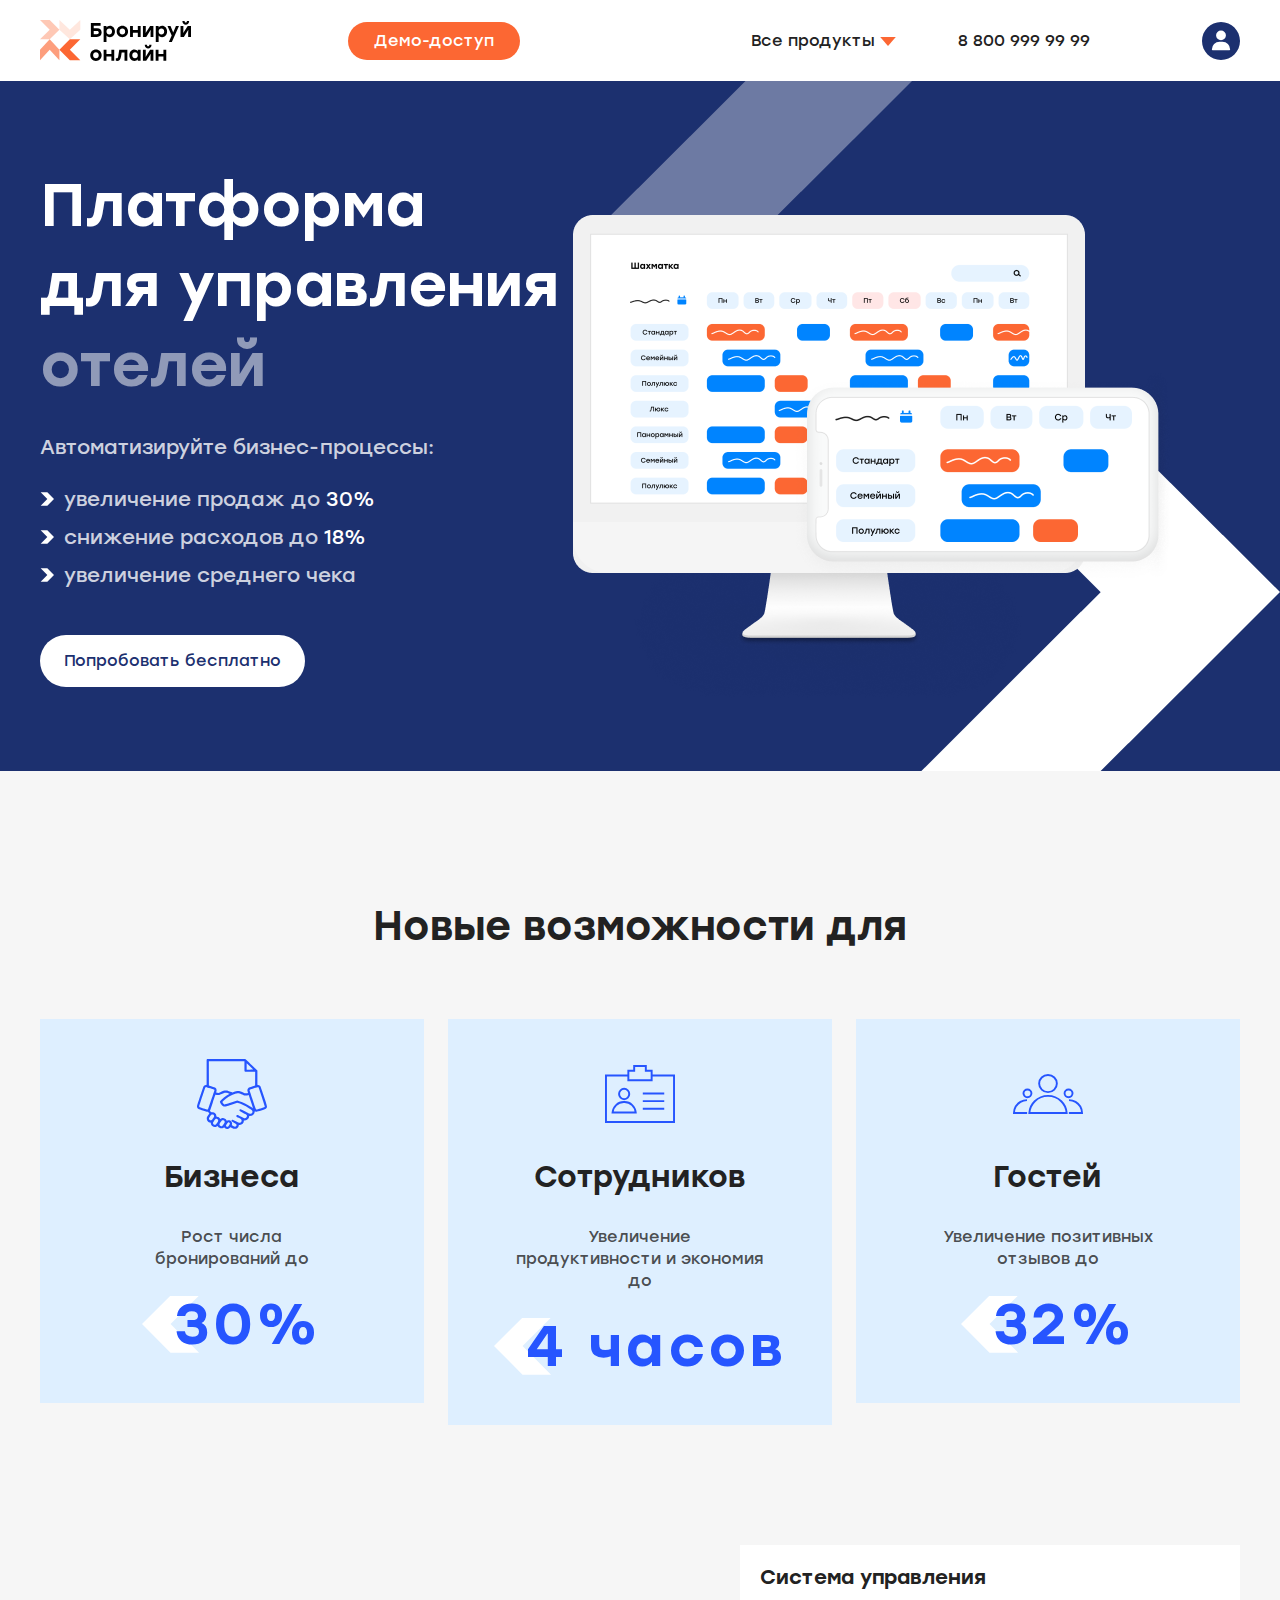
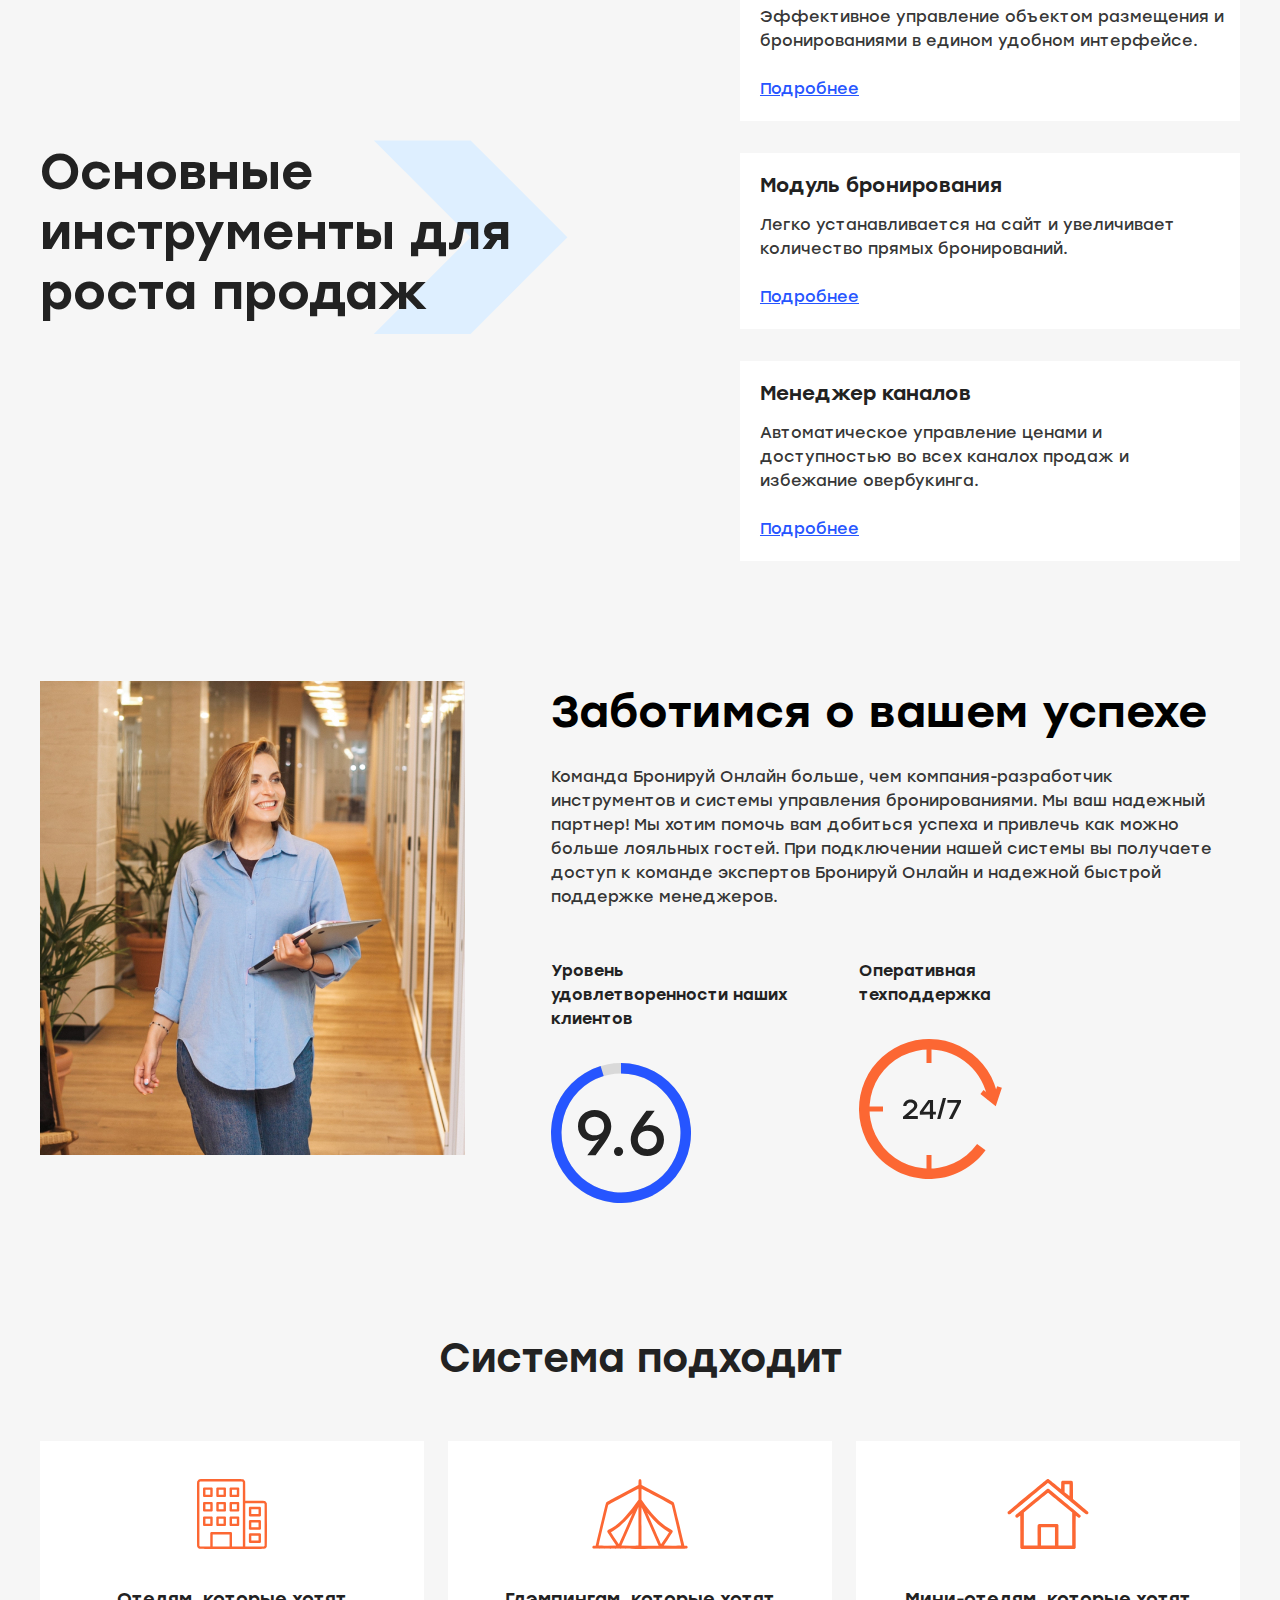
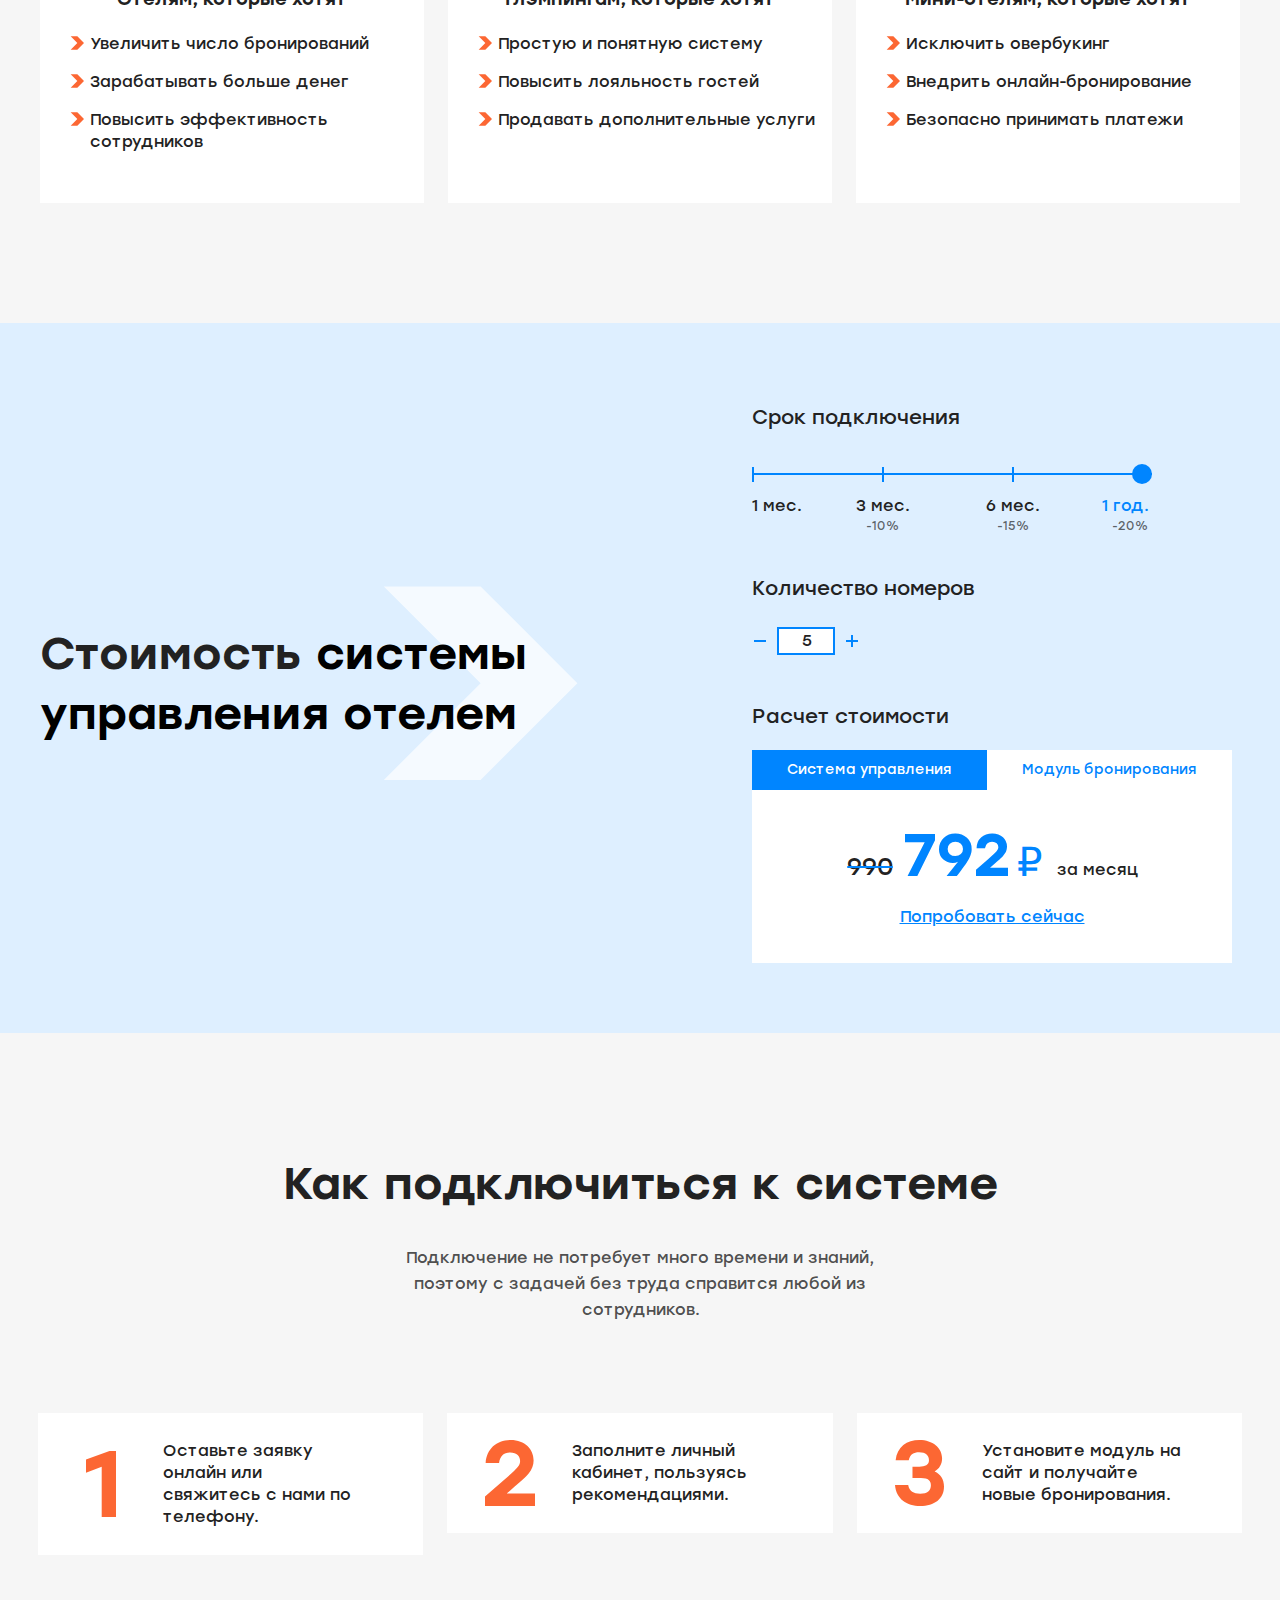
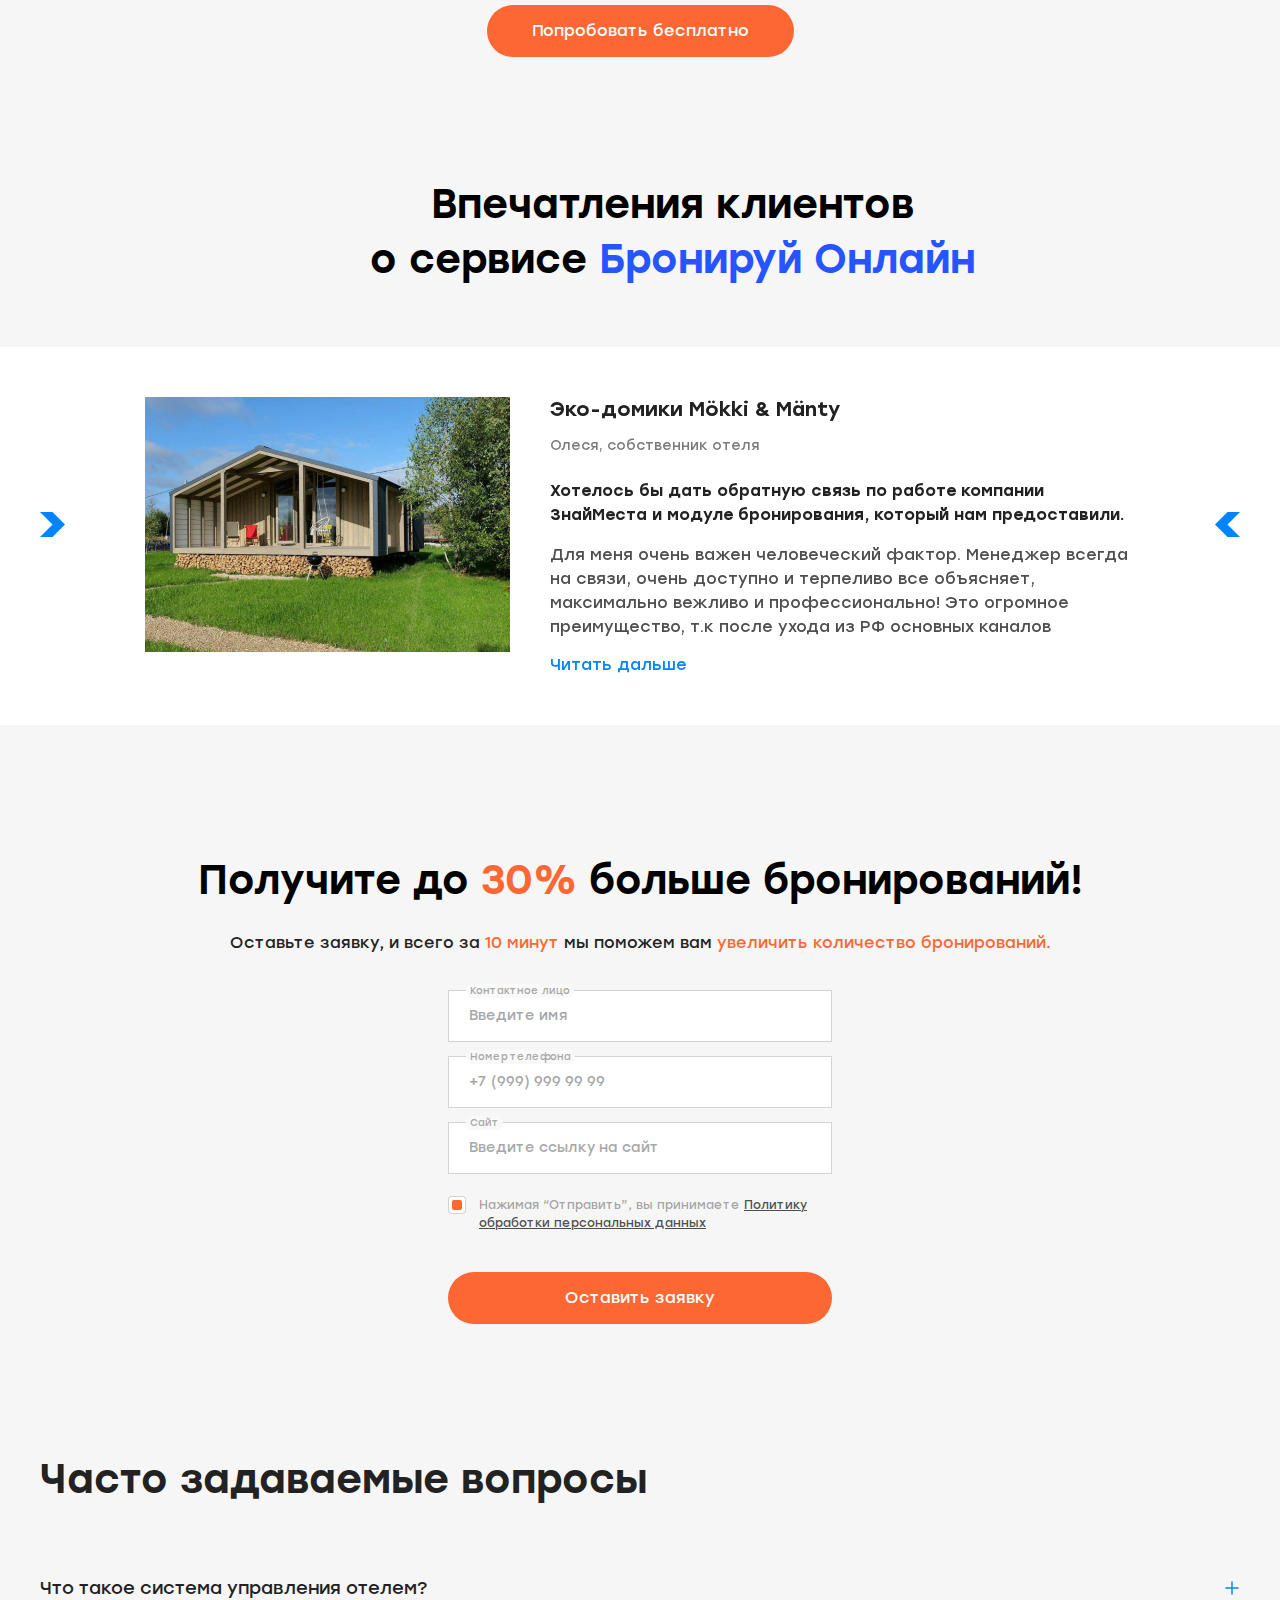
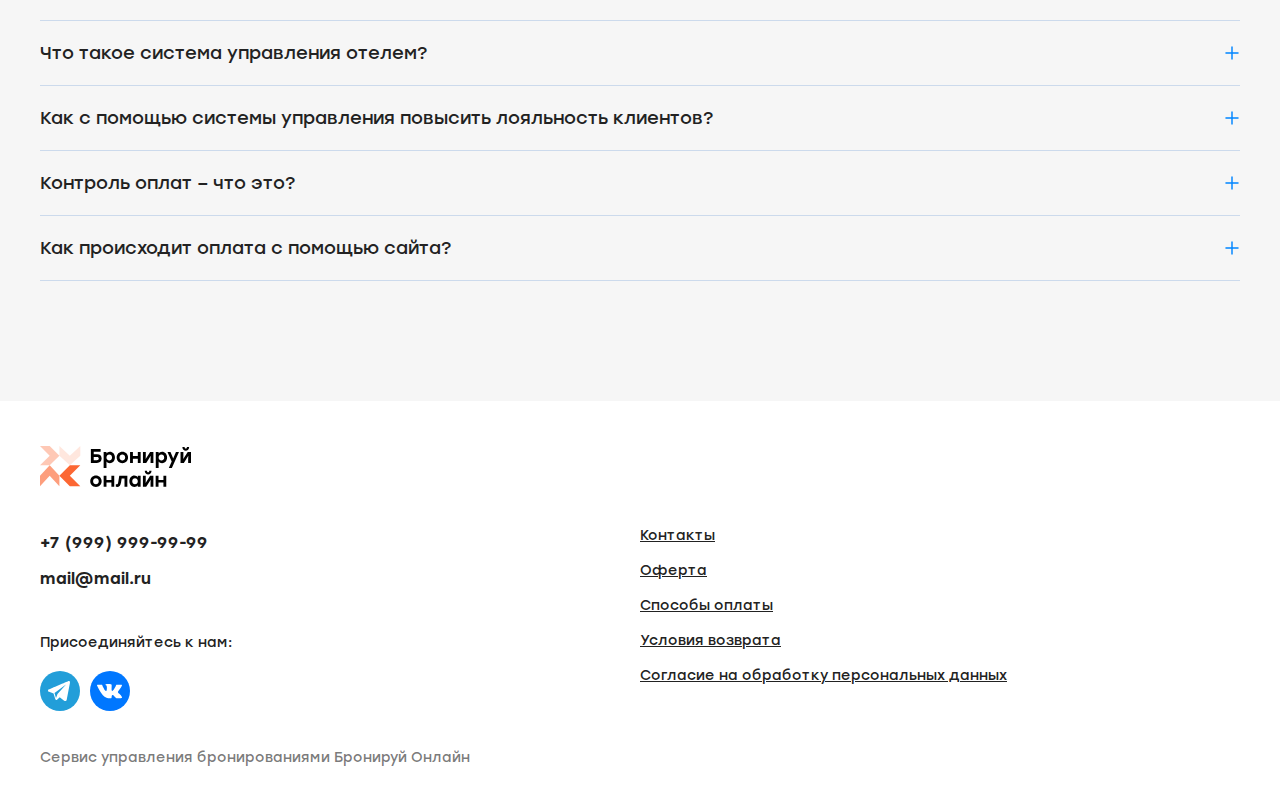
<file: bo-page.html>
<!DOCTYPE html>
<html lang="ru">

<head>
	<title>Бронируй онлайн</title>

	<meta charset="UTF-8" />
	<meta http-equiv="X-UA-Compatible" content="IE=edge" />
	<meta name="viewport" content="width=device-width, initial-scale=1, maximum-scale=1" />

	<link rel="stylesheet" href="css/styles.css" />
</head>

<body class="bo-page">
	<div class="page-wrapper">
		<header class="header header--bo checkerboard-page__header">
			<div class="header__container container">
				<div class="header__logo">
					<a href="/">
						<img src="images/logo.svg" alt="logo-img" />
					</a>
				</div>
				<div class="header__buttons">
					<a href="#acces-popup" class="btn btn--xs btn--orange js-popup-show">Демо-доступ</a>
				</div>
				<ul class="header__menu menu-block menu-block--bo js-nav-menu">
					<li class="menu-block__link hidden visible-sm">
						<a href="#">Платформа для управления отелем</a>
					</li>
					<li class="menu-block__link hidden visible-sm">
						<a href="#">Шахматка</a>
					</li>
					<li class="menu-block__link hidden visible-sm">
						<a href="#">Модуль бронирования</a>
					</li>

					<li class="menu-block__link hidden visible-sm last">
						<a href="#">Вход</a>
					</li>

					<li class="menu-block__link parent hidden-sm">
						<a class="js-popup-show" href="#">Все продукты</a>

						<div class="menu-block__sub">
							<div class="menu-block__sub-item"><a href="#">Платформа для управления отелем</a></div>
							<div class="menu-block__sub-item"><a href="#">Шахматка</a></div>
							<div class="menu-block__sub-item"><a href="#">Модуль бронирования</a></div>
						</div>
					</li>
					<li class="menu-block__link hidden-sm"><a href="tel:8 800 999 99 99">8 800 999 99 99</a></li>
				</ul>
				<a href="#" class="header__user">
					<div class="header__user-icon header__user-icon--blue-dark">
						<svg>
							<use xlink:href="images/sprite-svg.svg#user"></use>
						</svg>
					</div>
				</a>
				<div class="header__burger-menu burger-menu burger-menu--blue-dark js-burger-menu">
					<span></span>
					<span></span>
					<span></span>
				</div>
			</div>
		</header>

		<section class="about-section about-section--bo">
			<div class="about-section__container container">
				<div class="about-section__info">
					<h1 class="about-section__title">
						Платформа <br>
						для управления<br>
						<div class="site-title__sub-wrap" id="rotate">
							<span class="site-title__sub js-text-1 is-active">отелей</span>
							<span class="site-title__sub js-text-2">глэмпингов</span>
							<span class="site-title__sub js-text-3">гостевых домов</span>
							<span class="site-title__sub js-text-4">баз отдыха</span>
							<span class="site-title__sub js-text-5">эко-отелей</span>
							<span class="site-title__sub js-text-6">мини-отелей</span>
						</div>
					</h1>
					<div class="about-section__desc">
						Автоматизируйте бизнес-процессы:
					</div>
					<div class="about-section__list">
						<div class="about-section__list-item">увеличение продаж до <span>30%</span></div>
						<div class="about-section__list-item">снижение расходов до <span>18%</span></div>
						<div class="about-section__list-item">увеличение среднего чека</div>
					</div>
					<div class="about-section__btn">
						<a href="#acces-popup" class="btn btn--white js-popup-show">Попробовать бесплатно</a>
					</div>
				</div>
				<div class="about-section__img">
					<img src="images/about-section-bo-img.png" alt="">
				</div>
			</div>
		</section>

		<section class="capabilities-section">
			<div class="capabilities-section__container container">
				<div class="capabilities-section__title title-h2">Новые возможности для</div>
				<div class="capabilities-section__row row">
					<div class="capabilities-section__col col-4 col-xs-12">
						<div class="capabilities-block">
							<div class="capabilities-block__icon"><img src="images/capabilities-block-img-1.svg" alt=""></div>
							<div class="capabilities-block__title">Бизнеса</div>
							<div class="capabilities-block__desc">Рост числа<br> бронирований до</div>
							<div class="capabilities-block__value"><span>30%</span></div>
						</div>
					</div>
					<div class="capabilities-section__col col-4 col-xs-12">
						<div class="capabilities-block">
							<div class="capabilities-block__icon"><img src="images/capabilities-block-img-2.svg" alt=""></div>
							<div class="capabilities-block__title">Сотрудников</div>
							<div class="capabilities-block__desc">Увеличение продуктивности и экономия до </div>
							<div class="capabilities-block__value"><span>4 часов</span></div>
						</div>
					</div>
					<div class="capabilities-section__col col-4 col-xs-12">
						<div class="capabilities-block">
							<div class="capabilities-block__icon"><img src="images/capabilities-block-img-3.svg" alt=""></div>
							<div class="capabilities-block__title">Гостей</div>
							<div class="capabilities-block__desc">Увеличение позитивных<br> отзывов до</div>
							<div class="capabilities-block__value"><span>32%</span></div>
						</div>
					</div>
				</div>
			</div>
		</section>

		<section class="bo-page__advantages advantages-section advantages-section--bo">
			<div class="advantages-section__container container">

				<div class="advantages-section__row row row--stretch">
					<div class="advantages-section__right col-7 col-md-6 col-sm-12 order-sm-1">
						<div class="advantages-section__right-wrap">
							<div class="advantages-section__title title-h2">Основные<br> инструменты для<br> <span
									class="hidden visible-xs">увеличения</span> роста
								продаж
							</div>
						</div>
					</div>

					<div class="advantages-section__left col-5 col-md-6 col-sm-12 order-sm-2">
						<div class="advantages-section__item function-block function-block--bg-cube">
							<div class="function-block__title title-h4">
								Система управления
							</div>
							<div class="function-block__text">
								Эффективное управление объектом размещения и бронированиями в едином удобном интерфейсе.
							</div>
							<div class="function-block__more">
								<a href="#">Подробнее</a>
							</div>
						</div>

						<div class="advantages-section__item function-block function-block--bg-cube">
							<div class="function-block__title title-h4">
								Модуль бронирования
							</div>
							<div class="function-block__text">
								Легко устанавливается на сайт и увеличивает количество прямых бронирований.
							</div>
							<div class="function-block__more">
								<a href="#">Подробнее</a>
							</div>
						</div>

						<div class="advantages-section__item function-block function-block--bg-cube">
							<div class="function-block__title title-h4">
								Менеджер каналов
							</div>
							<div class="function-block__text">
								Автоматическое управление ценами и доступностью во всех каналох продаж и избежание
								овербукинга.
							</div>
							<div class="function-block__more">
								<a href="#">Подробнее</a>
							</div>
						</div>
					</div>
				</div>
			</div>
		</section>

		<section class="support-section">
			<div class="support-section__container container">
				<div class="support-section__row">
					<div class="support-section__img">
						<img src="images/support-section-img.jpg" alt="">
					</div>
					<div class="support-section__info">
						<div class="support-section__title">Заботимся о вашем успехе</div>
						<div class="support-section__text">Команда Бронируй Онлайн больше, чем компания-разработчик
							инструментов и системы управления бронированиями. Мы ваш надежный партнер!
							Мы хотим помочь вам добиться успеха и привлечь как можно больше лояльных гостей. При
							подключении нашей системы вы получаете доступ к команде экспертов Бронируй Онлайн и надежной
							быстрой поддержке менеджеров.</div>
						<div class="support-section__advantages">
							<div class="support-section__advantages-item">
								<div class="support-section__advantages-title">Уровень удовлетворенности наших клиентов
								</div>
								<img src="images/support-section-advantage-1.svg" alt="">
							</div>
							<div class="support-section__advantages-item">
								<div class="support-section__advantages-title">Оперативная<br> техподдержка</div>
								<img src="images/support-section-advantage-2.svg" alt="">
							</div>
						</div>
					</div>
				</div>
			</div>
		</section>

		<section class="bo-page__banner banner-section banner-section--bo">
			<div class="banner-section__title title-h4">Система подходит</div>

			<div class="banner-section__container container">

				<div class="banner-section__items">
					<div class="banner-section__item">
						<div class="banner-section__wrapper">
							<div class="banner-section__icon">
								<svg>
									<use xlink:href="images/sprite-svg.svg#banner-item-1"></use>
								</svg>
							</div>
							<div class="banner-section__text">Отелям, которые хотят</div>
							<div class="banner-section__list">
								<div class="banner-section__list-item">Увеличить число бронирований</div>
								<div class="banner-section__list-item">Зарабатывать больше денег</div>
								<div class="banner-section__list-item">Повысить эффективность сотрудников</div>
							</div>
						</div>
					</div>

					<div class="banner-section__item">
						<div class="banner-section__wrapper">
							<div class="banner-section__icon banner-section__icon--2">
								<svg>
									<use xlink:href="images/sprite-svg.svg#banner-item-2"></use>
								</svg>
							</div>
							<div class="banner-section__text">Глэмпингам, которые хотят</div>
							<div class="banner-section__list">
								<div class="banner-section__list-item">Простую и понятную систему</div>
								<div class="banner-section__list-item">Повысить лояльность гостей</div>
								<div class="banner-section__list-item">Продавать дополнительные услуги</div>
							</div>
						</div>
					</div>

					<div class="banner-section__item">
						<div class="banner-section__wrapper">
							<div class="banner-section__icon banner-section__icon--3">
								<svg>
									<use xlink:href="images/sprite-svg.svg#banner-item-3"></use>
								</svg>
							</div>
							<div class="banner-section__text">Мини-отелям, которые хотят</div>
							<div class="banner-section__list">
								<div class="banner-section__list-item">Исключить овербукинг</div>
								<div class="banner-section__list-item">Внедрить онлайн-бронирование</div>
								<div class="banner-section__list-item">Безопасно принимать платежи</div>
							</div>
						</div>
					</div>
				</div>

			</div>

		</section>

		<section class="calc-section calc-section--type-2  calc-section--bo">
			<div class="container">
				<div class="calc-section__row row row--stretch">
					<div class="calc-section__left col-6 col-sm-12">
						<div class="calc-section__left-wrap">
							<h3 class="calc-section__title title-h2">Стоимость <span>системы управления отелем</span>
							</h3>
						</div>
					</div>
					<div class="calc-section__form col-6 col-sm-12">

						<div class="calc-block calc-block--type-2">
							<div class="calc-block__input">
								<div class="calc-block__label">Срок подключения</div>

								<input type="text" class="js-range-slider" name="sale" value="" />

							</div>

							<div class="calc-block__input">
								<div class="calc-block__label">Количество номеров</div>
								<div class="count-block count-block--cube">
									<a href="#" class="count-block__minus js-count-minus"></a>
									<input type="text" value="5" class="count-block__input js-calc-count-input">
									<a href="#" class="count-block__plus js-count-plus"></a>
								</div>
							</div>

							<div class="calc-block__wrapper tabs">
								<div class="calc-block__wrapper-title">Расчет стоимости</div>
								<div class="calc-block__wrapper-tabs tabs__nav tabs__nav--cube">
									<div class="tabs__nav-item is-active"><a class="js-tab-nav" href="#sale-tab-1">Система
											управления</a>
									</div>
									<div class="tabs__nav-item"><a class="js-tab-nav" href="#sale-tab-2">Модуль
											бронирования</a></div>
								</div>
								<div class="calc-block__wrapper-body tabs__body is-active" id="sale-tab-1">
									<div class="calc-block__result">
										<div class="calc-block__result-sale"><span class="js-sale-value"></span>
										</div>
										<div class="calc-block__result-price"><span class="js-price-value"></span>₽
										</div>
										<div class="calc-block__result-label">за месяц</div>
									</div>

									<div class="calc-block__wrapper-bottom"><a href="#acces-popup"
											class="js-popup-show">Попробовать сейчас</a></div>
								</div>
								<div class="calc-block__wrapper-body tabs__body" id="sale-tab-2">
									<div class="calc-block__result">
										<div class="calc-block__result-sale calc-block__result-sale--procent">
											<span class=" is-active">
												2%</span>
										</div>
										<div class="calc-block__result-price calc-block__result-price--procent">
											<span>1%</span>
										</div>
									</div>
									<div class="calc-block__wrapper-desc">При подключении модуля до 31.05.2022
										плата за
										использование составит 1% от бронирования. Акция действует до
										31.08.2022.</div>

									<div class="calc-block__wrapper-bottom"><a href="#acces-popup"
											class="js-popup-show">Попробовать сейчас</a></div>
								</div>

							</div>
						</div>

					</div>
				</div>
			</div>
		</section>

		<section class="bo-page__connect connect-section connect-section--bo">
			<div class="connect-section__container container">
				<div class="connect-section__title title-h2">Как подключиться<br class="hidden visible-xs"> к системе
				</div>
				<div class="connect-section__subtitle">Подключение не потребует много времени и знаний, поэтому с
					задачей без труда справится любой из сотрудников. </div>
			</div>

			<div class="connect-section__container container">
				<div class="connect-section__items row row--stretch row--center">
					<div class="connect-section__item col-4 col-sm-6 col-xs-12">
						<div class="step-block step-block--white">
							<div class="step-block__icon">
								<img src="images/step-1.svg" alt="">
							</div>
							<div class="step-block__text">Оставьте заявку онлайн или свяжитесь с нами по телефону.
							</div>
						</div>
					</div>

					<div class="connect-section__item col-4 col-sm-6 col-xs-12">
						<div class="step-block step-block--white">
							<div class="step-block__icon">
								<img src="images/step-2.svg" alt="">
							</div>
							<div class="step-block__text">Заполните личный кабинет, пользуясь рекомендациями.</div>
						</div>
					</div>

					<div class="connect-section__item col-4 col-sm-6 col-xs-12">
						<div class="step-block step-block--white">
							<div class="step-block__icon">
								<img src="images/step-3.svg" alt="">
							</div>
							<div class="step-block__text">Установите модуль
								на сайт и получайте новые бронирования.
							</div>
						</div>
					</div>
				</div>
			</div>

			<div class="connect-section__container container">
				<div class="connect-section__btn">
					<a href="#acces-popup" class="btn btn--orange js-popup-show">Попробовать бесплатно</a>
				</div>
			</div>
		</section>

		<section class="checkerboard-page__partners partners-section partners-section--checkerboard partners-section--bo">

			<div class="partners-section__title title-h2">Впечатления клиентов<br>
				о сервисе <span>Бронируй Онлайн</span></div>
			<div class="partners-section__slider">
				<div class="partners-section__contaienr container">
					<div class="js-comments-slider-2">
						<div class="partners-section__slide ">
							<div class="comment-block comment-block--checkerboard">
								<div class="comment-block__img">
									<img src="images/comment-img.jpg" alt="">
								</div>
								<div class="comment-block__info ">
									<div class="comment-block__title">Эко-домики Mökki & Mänty</div>
									<div class="comment-block__name">Олеся, собственник отеля</div>
									<div class="comment-block__text js-wrap-text">
										<p><strong>Хотелось бы дать обратную связь по работе компании ЗнайМеста и модуле
												бронирования,
												который нам предоставили.</strong></p>
										<p>Для меня очень важен человеческий фактор. Менеджер всегда
											на связи, очень доступно и терпеливо все объясняет, максимально вежливо и
											профессионально! Это огромное преимущество, т.к после ухода из РФ основных
											каналов
											бронирования стали появляться площадки для размещения,
											НО! В 90% я даже не смогла разобраться, как можно добавить свой объект. И
											телефонов
											для связи нет. И никто тебе не поможет.
											Стоимость услуг и условия очень комфортные. Гость оплачивает напрямую и
											комиссия
											минимальная.
											Есть площадки, которые берут 20-30% и выплаты только через месяц.
											Максимально
											неудобно и невыгодно.</p>
										<p>Я полностью довольна сервисом и рекомендую коллегам!</p>
									</div>
									<div class="comment-block__link js-more-text">Читать дальше</div>
								</div>
							</div>
						</div>

						<div class="partners-section__slide ">
							<div class="comment-block comment-block--checkerboard">
								<div class="comment-block__img">
									<img src="images/comment-img.jpg" alt="">
								</div>
								<div class="comment-block__info ">
									<div class="comment-block__title">Эко-домики Mökki & Mänty</div>
									<div class="comment-block__name">Олеся, собственник отеля</div>
									<div class="comment-block__text js-wrap-text">
										<p><strong>Хотелось бы дать обратную связь по работе компании ЗнайМеста и модуле
												бронирования,
												который нам предоставили.</strong></p>
										<p>Для меня очень важен человеческий фактор. Менеджер всегда
											на связи, очень доступно и терпеливо все объясняет, максимально вежливо и
											профессионально! Это огромное преимущество, т.к после ухода из РФ основных
											каналов
											бронирования стали появляться площадки для размещения,
											НО! В 90% я даже не смогла разобраться, как можно добавить свой объект. И
											телефонов
											для связи нет. И никто тебе не поможет.
											Стоимость услуг и условия очень комфортные. Гость оплачивает напрямую и
											комиссия
											минимальная.
											Есть площадки, которые берут 20-30% и выплаты только через месяц.
											Максимально
											неудобно и невыгодно.</p>
										<p>Я полностью довольна сервисом и рекомендую коллегам!</p>
									</div>
									<div class="comment-block__link js-more-text">Читать дальше</div>
								</div>
							</div>
						</div>
					</div>
				</div>
			</div>
		</section>

		<section class="checkerboard-page__request request-section request-section--checkerboard">
			<div class="request-section__container container">
				<div class="request-section__title title-h2">Получите до <span>30%</span> больше бронирований!</div>
				<div class="request-section__subtitle">Оставьте заявку, и всего за <span>10 минут</span> мы поможем вам
					<span>увеличить количество бронирований.</span>
				</div>
				<form action="/final-page.html" class="request-section__form form-block form-block--bo">
					<div class="form-block__input form-group">
						<span class="form-group__label">Контактное лицо</span>
						<input type="text" class="form-control form-block__input js-required" placeholder="Введите имя"
							name="name" required>
					</div>
					<div class="form-block__input form-group">
						<span class="form-group__label">Номер телефона</span>
						<input type="tel" class="form-control js-required" placeholder="+7 (999) 999 99 99" name="phone"
							required>
					</div>
					<div class="form-block__input form-group">
						<span class="form-group__label">Сайт</span>
						<input type="text" class="form-control js-required" placeholder="Введите ссылку на сайт" name="site"
							required>
					</div>
					<div class="form-block__checkbox checkbox js-police-checkbox">
						<input type="checkbox" name="police" id="police3" value="1" checked required>
						<label for="police3">Нажимая “Отправить”, вы принимаете <a href="#">Политику обработки
								персональных
								данных</a></label>
					</div>
					<div class="form-block__btn">
						<button type="submit" class="btn btn--orange js-submit">Оставить
							заявку</button>
					</div>
				</form>
			</div>
		</section>

		<section class="bo-page__questions questions-section questions-section--checkerboard questions-section--bo">
			<div class="questions-section__container container">
				<div class="questions-section__title title-h2">Часто задаваемые вопросы</div>

				<div class="questions-section__accardion accardion-block accardion-block--no-bg">

					<div class="accardion-block__head js-accardion-toggle">
						<div class="accardion-block__title">Что такое система управления отелем?</div>
						<div class="accardion-block__arrow">
							<svg>
								<use xlink:href="images/sprite-svg.svg#plus">
							</svg>
						</div>
					</div>
					<div class="accardion-block__body js-accardion-body">
						<p>Инструмент менеджер каналов автоматически обновляет
							бронирование номеров, исключая перебронирования, а с помощью удобной шахматки вы сможете
							контролировать загрузку в вашем комплексе.</p>
						<p>Инструмент менеджер каналов автоматически обновляет
							бронирование номеров, исключая перебронирования, а с помощью удобной шахматки вы сможете
							контролировать загрузку в вашем комплексе.</p>
						<p>Инструмент менеджер каналов автоматически обновляет
							бронирование номеров, исключая перебронирования, а с помощью удобной шахматки вы сможете
							контролировать загрузку в вашем комплексе.</p>
					</div>

					<div class="accardion-block__head js-accardion-toggle">
						<div class="accardion-block__title">Что такое система управления отелем?</div>
						<div class="accardion-block__arrow">
							<svg>
								<use xlink:href="images/sprite-svg.svg#plus">
							</svg>
						</div>
					</div>
					<div class="accardion-block__body js-accardion-body">
						<p>Инструмент менеджер каналов автоматически обновляет
							бронирование номеров, исключая перебронирования, а с помощью удобной шахматки вы сможете
							контролировать загрузку в вашем комплексе.</p>
					</div>

					<div class="accardion-block__head js-accardion-toggle">
						<div class="accardion-block__title">Как с помощью системы управления повысить лояльность
							клиентов?</div>
						<div class="accardion-block__arrow">
							<svg>
								<use xlink:href="images/sprite-svg.svg#plus">
							</svg>
						</div>
					</div>
					<div class="accardion-block__body js-accardion-body">
						<p>Инструмент менеджер каналов автоматически обновляет
							бронирование номеров, исключая перебронирования, а с помощью удобной шахматки вы сможете
							контролировать загрузку в вашем комплексе.</p>
					</div>

					<div class="accardion-block__head js-accardion-toggle">
						<div class="accardion-block__title">Контроль оплат – что это?</div>
						<div class="accardion-block__arrow">
							<svg>
								<use xlink:href="images/sprite-svg.svg#plus">
							</svg>
						</div>
					</div>
					<div class="accardion-block__body js-accardion-body">
						<p>Инструмент менеджер каналов автоматически обновляет
							бронирование номеров, исключая перебронирования, а с помощью удобной шахматки вы сможете
							контролировать загрузку в вашем комплексе.</p>
					</div>

					<div class="accardion-block__head js-accardion-toggle">
						<div class="accardion-block__title">Как происходит оплата с помощью сайта?</div>
						<div class="accardion-block__arrow">
							<svg>
								<use xlink:href="images/sprite-svg.svg#plus">
							</svg>
						</div>
					</div>
					<div class="accardion-block__body js-accardion-body">
						<p>Инструмент менеджер каналов автоматически обновляет
							бронирование номеров, исключая перебронирования, а с помощью удобной шахматки вы сможете
							контролировать загрузку в вашем комплексе.</p>
					</div>
				</div>

			</div>
		</section>



		<footer class="checkerboard-page__footer footer footer--type-2">
			<div class="footer__container container">
				<div class="footer__info">
					<a href="/" class="footer__logo">
						<img src="images/logo.svg" alt="logo">
					</a>
					<div class="footer__group">
						<a href="tel:+7 (999) 999-99-99" class="footer__item">+7 (999) 999-99-99</a>
						<a href="mailto::mail@mail.ru" class="footer__item">mail@mail.ru</a>
					</div>
					<div class="footer__soc">
						<div class="footer__soc-label">Присоединяйтесь к нам:</div>
						<div class="footer__soc-list">
							<div class="footer__soc-item"><a href="#"><img src="images/telegram.svg" alt=""></a></div>
							<div class="footer__soc-item"><a href="#"><img src="images/vk.svg" alt=""></a></div>
						</div>
					</div>
					<div class="footer__about hidden-xs">Сервис управления бронированиями Бронируй Онлайн</div>
				</div>
				<div class="footer__links">
					<a href="#" class="footer__link">Контакты</a>
					<a href="#" class="footer__link">Оферта</a>
					<a href="#" class="footer__link">Способы оплаты</a>
					<a href="#" class="footer__link">Условия возврата</a>
					<a href="#" class="footer__link">Согласие на обработку персональных данных</a>
				</div>
				<div class="footer__about hidden visible-xs">Сервис управления бронированиями Бронируй
					Онлайн</div>
			</div>
		</footer>






		<div class="popup" id="acces-popup">
			<div class="popup__overflow js-popup-hide"></div>
			<div class="popup__wrapper"><a class="popup__close js-popup-hide">
					<svg class="icon icon_close">
						<use xlink:href="images/sprite-svg.svg#close"></use>
					</svg></a>
				<div class="popup__title">Доступ на 15 дней бесплатно!</div>
				<div class="popup__subtitle">Заполните форму ниже и получите доступ к полному функционалу облачной
					системы
				</div>
				<form action="" class="popup__form form-block form-block--popup-mod">
					<div class="form-block__wrap">
						<div class="form-block__input form-group">
							<span class="form-group__label form-group__label--white">Контактное лицо</span>
							<input type="text" class="form-control form-block__input js-required" placeholder="Введите имя"
								name="name" required>
						</div>
						<div class="form-block__input form-group">
							<span class="form-group__label form-group__label--white">Номер телефона</span>
							<input type="tel" class="form-control js-required" placeholder="+7 (999) 999 99 99" name="phone"
								required>
						</div>
						<div class="form-block__input form-group">
							<span class="form-group__label form-group__label--white">Сайт</span>
							<input type="text" class="form-control js-required" placeholder="Введите ссылку на сайт"
								name="site" required>
						</div>
					</div>
					<div class="form-block__checkbox checkbox js-police-checkbox">
						<input type="checkbox" name="police" id="police" value="1" checked required>
						<label for="police">Нажимая “Отправить”, вы принимаете <a href="#">Политику обработки
								персональных
								данных</a></label>
					</div>
					<div class="form-block__btn">
						<!-- <a href="#acces-send" class="btn btn--orange js-popup-show">Оставить заявку</a> -->
						<button data-href="#acces-send" class="btn btn--orange js-submit" type="submit">Оставить
							заявку</button>
					</div>
				</form>
			</div>
		</div>

		<div class="popup popup--send" id="acces-send">
			<div class="popup__overflow js-popup-hide"></div>
			<div class="popup__wrapper"><a class="popup__close js-popup-hide">
					<svg class="icon icon_close">
						<use xlink:href="images/sprite-svg.svg#close"></use>
					</svg></a>
				<div class="popup__title">Ваша заявка успешно отправлена!</div>
				<div class="popup__subtitle">В ближайшее время с вами свяжется наш специалист, чтобы обсудить детали.
				</div>
				<div class="popup__btn">
					<a href="#" class="btn btn--orange js-popup-hide">Отлично</a>
				</div>
			</div>
		</div>

		<div class="popup" id="support-popup">
			<div class="popup__overflow js-popup-hide"></div>
			<div class="popup__wrapper"><a class="popup__close js-popup-hide">
					<svg class="icon icon_close">
						<use xlink:href="images/sprite-svg.svg#close"></use>
					</svg></a>
				<div class="popup__title">Поддержка</div>
				<div class="popup__subtitle">Вы можете отправить нам сообщение, и мы обязательно с вами свяжемся.</div>
				<form action="" class="popup__form form-block form-block--popup-mod">
					<div class="form-block__wrap">
						<div class="form-block__input form-group">
							<span class="form-group__label form-group__label--white">Контактное лицо</span>
							<input type="text" class="form-control form-block__input js-required" placeholder="Введите имя"
								name="name" required>
						</div>
						<div class="form-block__input form-group">
							<span class="form-group__label form-group__label--white">Номер телефона</span>
							<input type="tel" class="form-control js-required" placeholder="+7 (999) 999 99 99" name="phone"
								required>
						</div>
						<div class="form-block__input form-group">
							<span class="form-group__label form-group__label--white">Сообщение</span>
							<input type="text" class="form-control js-required" placeholder="Введите сообщение" name="site"
								required>
						</div>
					</div>
					<div class="form-block__checkbox checkbox js-police-checkbox">
						<input type="checkbox" name="police" id="police2" value="1" checked required>
						<label for="police2">Нажимая “Отправить”, вы принимаете <a href="#">Политику обработки
								персональных
								данных</a></label>
					</div>
					<div class="form-block__btn">
						<!-- <a href="#acces-send" class="btn btn--orange js-popup-show">Оставить заявку</a> -->
						<button type="submit" data-href="#acces-send" class="btn btn--orange js-submit">Оставить
							заявку</button>
					</div>
				</form>
			</div>
		</div>
	</div>
	<script src="js/script.js"></script>
</body>

</html>
</file>
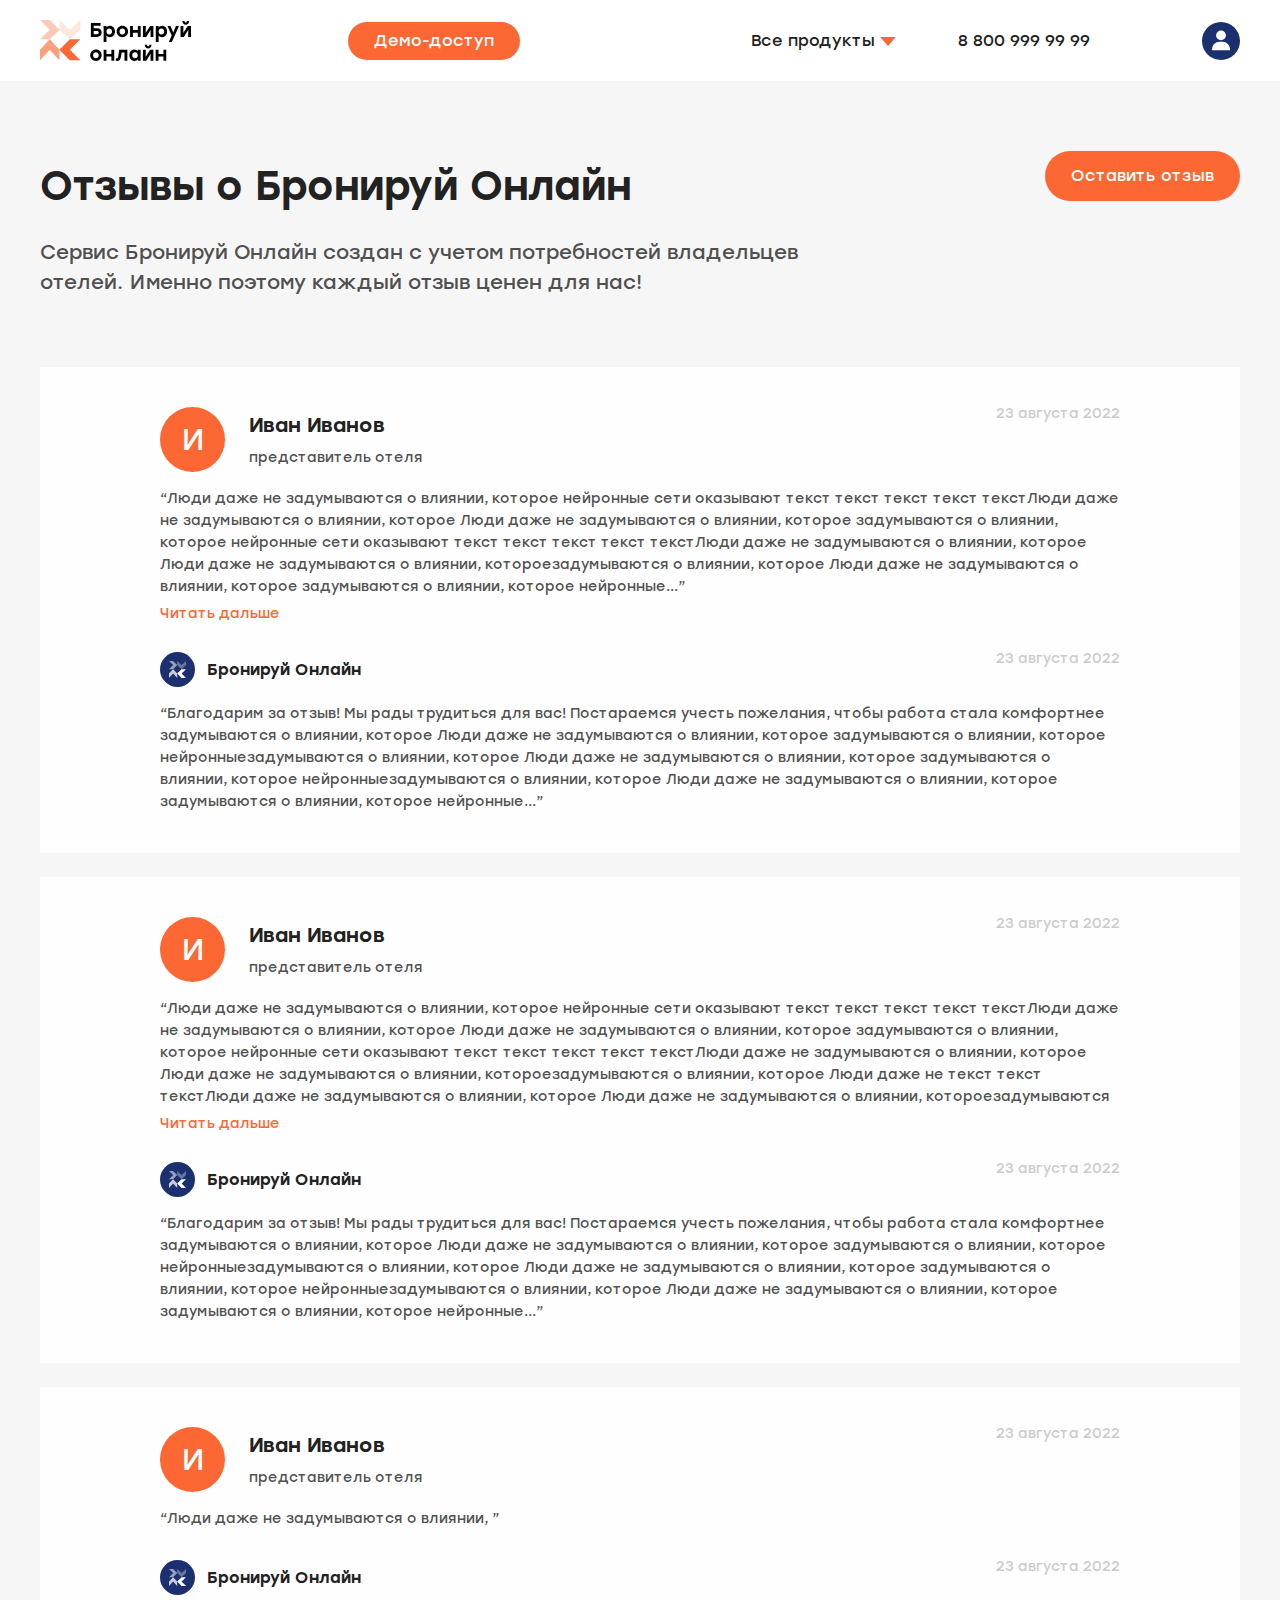
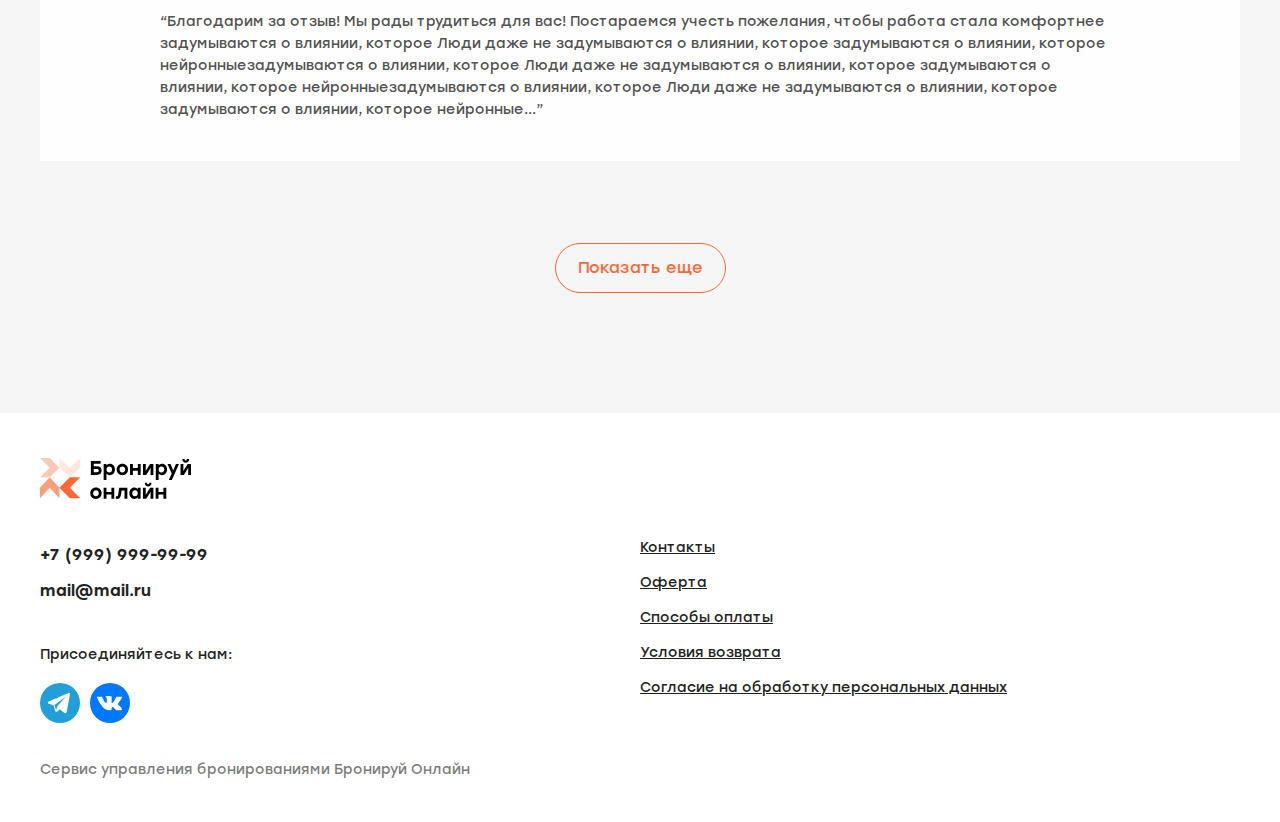
<file: bo-reviews.html>
<!DOCTYPE html>
<html lang="ru">

<head>
    <title>Бронируй онлайн</title>
    <meta charset="UTF-8" />
    <meta http-equiv="X-UA-Compatible" content="IE=edge" />
    <meta name="viewport" content="width=device-width, initial-scale=1, maximum-scale=1" />
    <link rel="stylesheet" href="css/styles.css" />
    <link rel="stylesheet" href="css/reviews.css" />
</head>

<body class="bo-page">
    <div class="page-wrapper">
        <header class="header header--bo checkerboard-page__header">
            <div class="header__container container">
                <div class="header__logo">
                    <a href="/">
                        <img src="images/logo.svg" alt="logo-img" />
                    </a>
                </div>
                <div class="header__buttons">
                    <a href="#acces-popup" class="btn btn--xs btn--orange js-popup-show">Демо-доступ</a>
                </div>
                <ul class="header__menu menu-block menu-block--bo js-nav-menu">
                    <li class="menu-block__link hidden visible-sm">
                        <a href="#">Платформа для управления отелем</a>
                    </li>
                    <li class="menu-block__link hidden visible-sm">
                        <a href="#">Шахматка</a>
                    </li>
                    <li class="menu-block__link hidden visible-sm">
                        <a href="#">Модуль бронирования</a>
                    </li>
                    <li class="menu-block__link hidden visible-sm last">
                        <a href="#">Вход</a>
                    </li>
                    <li class="menu-block__link parent hidden-sm">
                        <a class="js-popup-show" href="#">Все продукты</a>
                        <div class="menu-block__sub">
                            <div class="menu-block__sub-item"><a href="#">Платформа для управления отелем</a></div>
                            <div class="menu-block__sub-item"><a href="#">Шахматка</a></div>
                            <div class="menu-block__sub-item"><a href="#">Модуль бронирования</a></div>
                        </div>
                    </li>
                    <li class="menu-block__link hidden-sm"><a href="tel:8 800 999 99 99">8 800 999 99 99</a></li>
                </ul>
                <a href="#" class="header__user">
                    <div class="header__user-icon header__user-icon--blue-dark">
                        <svg>
                            <use xlink:href="images/sprite-svg.svg#user"></use>
                        </svg>
                    </div>
                </a>
                <div class="header__burger-menu burger-menu burger-menu--blue-dark js-burger-menu">
                    <span></span>
                    <span></span>
                    <span></span>
                </div>
            </div>
        </header>
        <section class="reviews_page">
            <div class="reviews_page_info">
                <div class="reviews_page_info_text">
                    <div class="reviews_page_info_text_header">Отзывы о Бронируй Онлайн</div>
                    <div class="reviews_page_info_text_subheader">Сервис Бронируй Онлайн создан с учетом потребностей
                        владельцев отелей. Именно поэтому каждый отзыв ценен для нас!</div>
                </div>
                <a href="#reviews-popup" class="btn btn--xs btn--orange">Оставить отзыв</a>
            </div>
            <div class="review">
                <div class="review_block review_block_main">
                    <div class="review_block_head">
                        <div class="review_block_head_logo"></div>
                        <div class="review_block_head_name_container">
                            <div class="review_block_head_name_fio">Иван Иванов</div>
                            <div class="review_block_head_name_sub">представитель отеля</div>
                        </div>
                        <div class="review_block_date">23 августа 2022</div>
                    </div>
                    <div class="review_block_text">“Люди даже не задумываются о влиянии, которое нейронные сети
                        оказывают текст текст текст текст текстЛюди даже не задумываются о влиянии, которое Люди даже не
                        задумываются о влиянии, которое задумываются о влиянии, которое нейронные сети оказывают текст
                        текст текст текст текстЛюди даже не задумываются о влиянии, которое Люди даже не задумываются о
                        влиянии, котороезадумываются о влиянии, которое Люди даже не задумываются о влиянии, которое
                        задумываются о влиянии, которое нейронные...”</div>
                </div>
                <div class="review_block">
                    <div class="review_block_head">
                        <div class="review_block_head_logo"><img src="images/logo_avatar.svg" alt="logo" /></div>
                        <div class="review_block_head_name_container">
                            <div class="review_block_head_name_fio">Бронируй Онлайн</div>
                        </div>
                        <div class="review_block_date">23 августа 2022</div>
                    </div>
                    <div class="review_block_text">“Благодарим за отзыв! Мы рады трудиться для вас! Постараемся учесть
                        пожелания, чтобы работа стала комфортнее задумываются о влиянии, которое Люди даже не
                        задумываются о влиянии, которое задумываются о влиянии, которое нейронныезадумываются о влиянии,
                        которое Люди даже не задумываются о влиянии, которое задумываются о влиянии, которое
                        нейронныезадумываются о влиянии, которое Люди даже не задумываются о влиянии, которое
                        задумываются о влиянии, которое нейронные...”</div>
                </div>
            </div>
            <div class="review">
                <div class="review_block review_block_main">
                    <div class="review_block_head">
                        <div class="review_block_head_logo"></div>
                        <div class="review_block_head_name_container">
                            <div class="review_block_head_name_fio">Иван Иванов</div>
                            <div class="review_block_head_name_sub">представитель отеля</div>
                        </div>
                        <div class="review_block_date">23 августа 2022</div>
                    </div>
                    <div class="review_block_text">“Люди даже не задумываются о влиянии, которое нейронные сети
                        оказывают текст текст текст текст текстЛюди даже не задумываются о влиянии, которое Люди даже не
                        задумываются о влиянии, которое задумываются о влиянии, которое нейронные сети оказывают текст
                        текст текст текст текстЛюди даже не задумываются о влиянии, которое Люди даже не задумываются о
                        влиянии, котороезадумываются о влиянии, которое Люди даже не текст текст текстЛюди даже не
                        задумываются о влиянии, которое Люди даже не задумываются о влиянии, котороезадумываются о
                        влиянии, которое Люди даже не текст текст текстЛюди даже не задумываются о влиянии, которое Люди
                        даже не задумываются о влиянии, котороезадумываются о влиянии, которое Люди даже не текст текст
                        текстЛюди даже не задумываются о влиянии, которое Люди даже не задумываются о влиянии,
                        котороезадумываются о влиянии, которое Люди даже не текст текст текстЛюди даже не задумываются о
                        влиянии, которое Люди даже не задумываются о влиянии, котороезадумываются о влиянии, которое
                        Люди даже не текст текст текстЛюди даже не задумываются о влиянии, которое Люди даже не
                        задумываются о влиянии, котороезадумываются о влиянии, которое Люди даже не задумываются о
                        влиянии, которое задумываются о влиянии, которое нейронные...”</div>
                </div>
                <div class="review_block">
                    <div class="review_block_head">
                        <div class="review_block_head_logo"><img src="images/logo_avatar.svg" alt="logo" /></div>
                        <div class="review_block_head_name_container">
                            <div class="review_block_head_name_fio">Бронируй Онлайн</div>
                        </div>
                        <div class="review_block_date">23 августа 2022</div>
                    </div>
                    <div class="review_block_text">“Благодарим за отзыв! Мы рады трудиться для вас! Постараемся учесть
                        пожелания, чтобы работа стала комфортнее задумываются о влиянии, которое Люди даже не
                        задумываются о влиянии, которое задумываются о влиянии, которое нейронныезадумываются о влиянии,
                        которое Люди даже не задумываются о влиянии, которое задумываются о влиянии, которое
                        нейронныезадумываются о влиянии, которое Люди даже не задумываются о влиянии, которое
                        задумываются о влиянии, которое нейронные...”</div>
                </div>
            </div>
            <div class="review">
                <div class="review_block review_block_main">
                    <div class="review_block_head">
                        <div class="review_block_head_logo"></div>
                        <div class="review_block_head_name_container">
                            <div class="review_block_head_name_fio">Иван Иванов</div>
                            <div class="review_block_head_name_sub">представитель отеля</div>
                        </div>
                        <div class="review_block_date">23 августа 2022</div>
                    </div>
                    <div class="review_block_text">“Люди даже не задумываются о влиянии, ”</div>
                </div>
                <div class="review_block">
                    <div class="review_block_head">
                        <div class="review_block_head_logo"><img src="images/logo_avatar.svg" alt="logo" /></div>
                        <div class="review_block_head_name_container">
                            <div class="review_block_head_name_fio">Бронируй Онлайн</div>
                        </div>
                        <div class="review_block_date">23 августа 2022</div>
                    </div>
                    <div class="review_block_text">“Благодарим за отзыв! Мы рады трудиться для вас! Постараемся учесть
                        пожелания, чтобы работа стала комфортнее задумываются о влиянии, которое Люди даже не
                        задумываются о влиянии, которое задумываются о влиянии, которое нейронныезадумываются о влиянии,
                        которое Люди даже не задумываются о влиянии, которое задумываются о влиянии, которое
                        нейронныезадумываются о влиянии, которое Люди даже не задумываются о влиянии, которое
                        задумываются о влиянии, которое нейронные...”</div>
                </div>
            </div>
            <div class="review">
                <div class="review_block review_block_main">
                    <div class="review_block_head">
                        <div class="review_block_head_logo"></div>
                        <div class="review_block_head_name_container">
                            <div class="review_block_head_name_fio">Иван Иванов</div>
                            <div class="review_block_head_name_sub">представитель отеля</div>
                        </div>
                        <div class="review_block_date">23 августа 2022</div>
                    </div>
                    <div class="review_block_text">“Люди даже не задумываются о влиянии, которое нейронные сети
                        оказывают текст текст текст текст текстЛюди даже не задумываются о влиянии, которое Люди даже не
                        задумываются о влиянии, которое задумываются о влиянии, которое нейронные сети оказывают текст
                        текст текст текст текстЛюди даже не задумываются о влиянии, которое Люди даже не задумываются о
                        влиянии, котороезадумываются о влиянии, которое Люди даже не задумываются о влиянии, которое
                        задумываются о влиянии, которое нейронные...”</div>
                </div>
                <div class="review_block">
                    <div class="review_block_head">
                        <div class="review_block_head_logo"><img src="images/logo_avatar.svg" alt="logo" /></div>
                        <div class="review_block_head_name_container">
                            <div class="review_block_head_name_fio">Бронируй Онлайн</div>
                        </div>
                        <div class="review_block_date">23 августа 2022</div>
                    </div>
                    <div class="review_block_text">“Благодарим за отзыв! Мы рады трудиться для вас! Постараемся учесть
                        пожелания, чтобы работа стала комфортнее задумываются о влиянии, которое Люди даже не
                        задумываются о влиянии, которое задумываются о влиянии, которое нейронныезадумываются о влиянии,
                        которое Люди даже не задумываются о влиянии, которое задумываются о влиянии, которое
                        нейронныезадумываются о влиянии, которое Люди даже не задумываются о влиянии, которое
                        задумываются о влиянии, которое нейронные...”</div>
                </div>
            </div>
            <div class="more_reviews">Показать еще</div>
        </section>
        <footer class="checkerboard-page__footer footer footer--type-2">
            <div class="footer__container container">
                <div class="footer__info">
                    <a href="/" class="footer__logo">
                        <img src="images/logo.svg" alt="logo">
                    </a>
                    <div class="footer__group">
                        <a href="tel:+7 (999) 999-99-99" class="footer__item">+7 (999) 999-99-99</a>
                        <a href="mailto::mail@mail.ru" class="footer__item">mail@mail.ru</a>
                    </div>
                    <div class="footer__soc">
                        <div class="footer__soc-label">Присоединяйтесь к нам:</div>
                        <div class="footer__soc-list">
                            <div class="footer__soc-item"><a href="#"><img src="images/telegram.svg" alt=""></a></div>
                            <div class="footer__soc-item"><a href="#"><img src="images/vk.svg" alt=""></a></div>
                        </div>
                    </div>
                    <div class="footer__about hidden-xs">Сервис управления бронированиями Бронируй Онлайн</div>
                </div>
                <div class="footer__links">
                    <a href="#" class="footer__link">Контакты</a>
                    <a href="#" class="footer__link">Оферта</a>
                    <a href="#" class="footer__link">Способы оплаты</a>
                    <a href="#" class="footer__link">Условия возврата</a>
                    <a href="#" class="footer__link">Согласие на обработку персональных данных</a>
                </div>
                <div class="footer__about hidden visible-xs">Сервис управления бронированиями Бронируй
                    Онлайн</div>
            </div>
        </footer>
        <div class="popup" id="acces-popup">
            <div class="popup__overflow js-popup-hide"></div>
            <div class="popup__wrapper"><a class="popup__close js-popup-hide">
                    <svg class="icon icon_close">
                        <use xlink:href="images/sprite-svg.svg#close"></use>
                    </svg></a>
                <div class="popup__title">Доступ на 15 дней бесплатно!</div>
                <div class="popup__subtitle">Заполните форму ниже и получите доступ к полному функционалу облачной
                    системы
                </div>
                <form action="" class="popup__form form-block form-block--popup-mod">
                    <div class="form-block__wrap">
                        <div class="form-block__input form-group">
                            <span class="form-group__label form-group__label--white">Контактное лицо</span>
                            <input type="text" class="form-control form-block__input js-required"
                                placeholder="Введите имя" name="name" required>
                        </div>
                        <div class="form-block__input form-group">
                            <span class="form-group__label form-group__label--white">Номер телефона</span>
                            <input type="tel" class="form-control js-required" placeholder="+7 (999) 999 99 99"
                                name="phone" required>
                        </div>
                        <div class="form-block__input form-group">
                            <span class="form-group__label form-group__label--white">Сайт</span>
                            <input type="text" class="form-control js-required" placeholder="Введите ссылку на сайт"
                                name="site" required>
                        </div>
                    </div>
                    <div class="form-block__checkbox checkbox js-police-checkbox">
                        <input type="checkbox" name="police" id="police" value="1" checked required>
                        <label for="police">Нажимая “Отправить”, вы принимаете <a href="#">Политику обработки
                                персональных
                                данных</a></label>
                    </div>
                    <div class="form-block__btn">
                        <!-- <a href="#acces-send" class="btn btn--orange js-popup-show">Оставить заявку</a> -->
                        <button data-href="#acces-send" class="btn btn--orange js-submit" type="submit">Оставить
                            заявку</button>
                    </div>
                </form>
            </div>
        </div>
        <div class="popup popup--send" id="acces-send">
            <div class="popup__overflow js-popup-hide"></div>
            <div class="popup__wrapper"><a class="popup__close js-popup-hide">
                    <svg class="icon icon_close">
                        <use xlink:href="images/sprite-svg.svg#close"></use>
                    </svg></a>
                <div class="popup__title">Ваша заявка успешно отправлена!</div>
                <div class="popup__subtitle">В ближайшее время с вами свяжется наш специалист, чтобы обсудить детали.
                </div>
                <div class="popup__btn">
                    <a href="#" class="btn btn--orange js-popup-hide">Отлично</a>
                </div>
            </div>
        </div>
        <div class="popup" id="support-popup">
            <div class="popup__overflow js-popup-hide"></div>
            <div class="popup__wrapper"><a class="popup__close js-popup-hide">
                    <svg class="icon icon_close">
                        <use xlink:href="images/sprite-svg.svg#close"></use>
                    </svg></a>
                <div class="popup__title">Поддержка</div>
                <div class="popup__subtitle">Вы можете отправить нам сообщение, и мы обязательно с вами свяжемся.</div>
                <form action="" class="popup__form form-block form-block--popup-mod">
                    <div class="form-block__wrap">
                        <div class="form-block__input form-group">
                            <span class="form-group__label form-group__label--white">Контактное лицо</span>
                            <input type="text" class="form-control form-block__input js-required"
                                placeholder="Введите имя" name="name" required>
                        </div>
                        <div class="form-block__input form-group">
                            <span class="form-group__label form-group__label--white">Номер телефона</span>
                            <input type="tel" class="form-control js-required" placeholder="+7 (999) 999 99 99"
                                name="phone" required>
                        </div>
                        <div class="form-block__input form-group">
                            <span class="form-group__label form-group__label--white">Сообщение</span>
                            <input type="text" class="form-control js-required" placeholder="Введите сообщение"
                                name="site" required>
                        </div>
                    </div>
                    <div class="form-block__checkbox checkbox js-police-checkbox">
                        <input type="checkbox" name="police" id="police2" value="1" checked required>
                        <label for="police2">Нажимая “Отправить”, вы принимаете <a href="#">Политику обработки
                                персональных
                                данных</a></label>
                    </div>
                    <div class="form-block__btn">
                        <!-- <a href="#acces-send" class="btn btn--orange js-popup-show">Оставить заявку</a> -->
                        <button type="submit" data-href="#acces-send" class="btn btn--orange js-submit">Оставить
                            заявку</button>
                    </div>
                </form>
            </div>
        </div>
    </div>
    <script src="js/script.js"></script>
    <script src="js/reviews.js"></script>
</body>

</html>
</file>
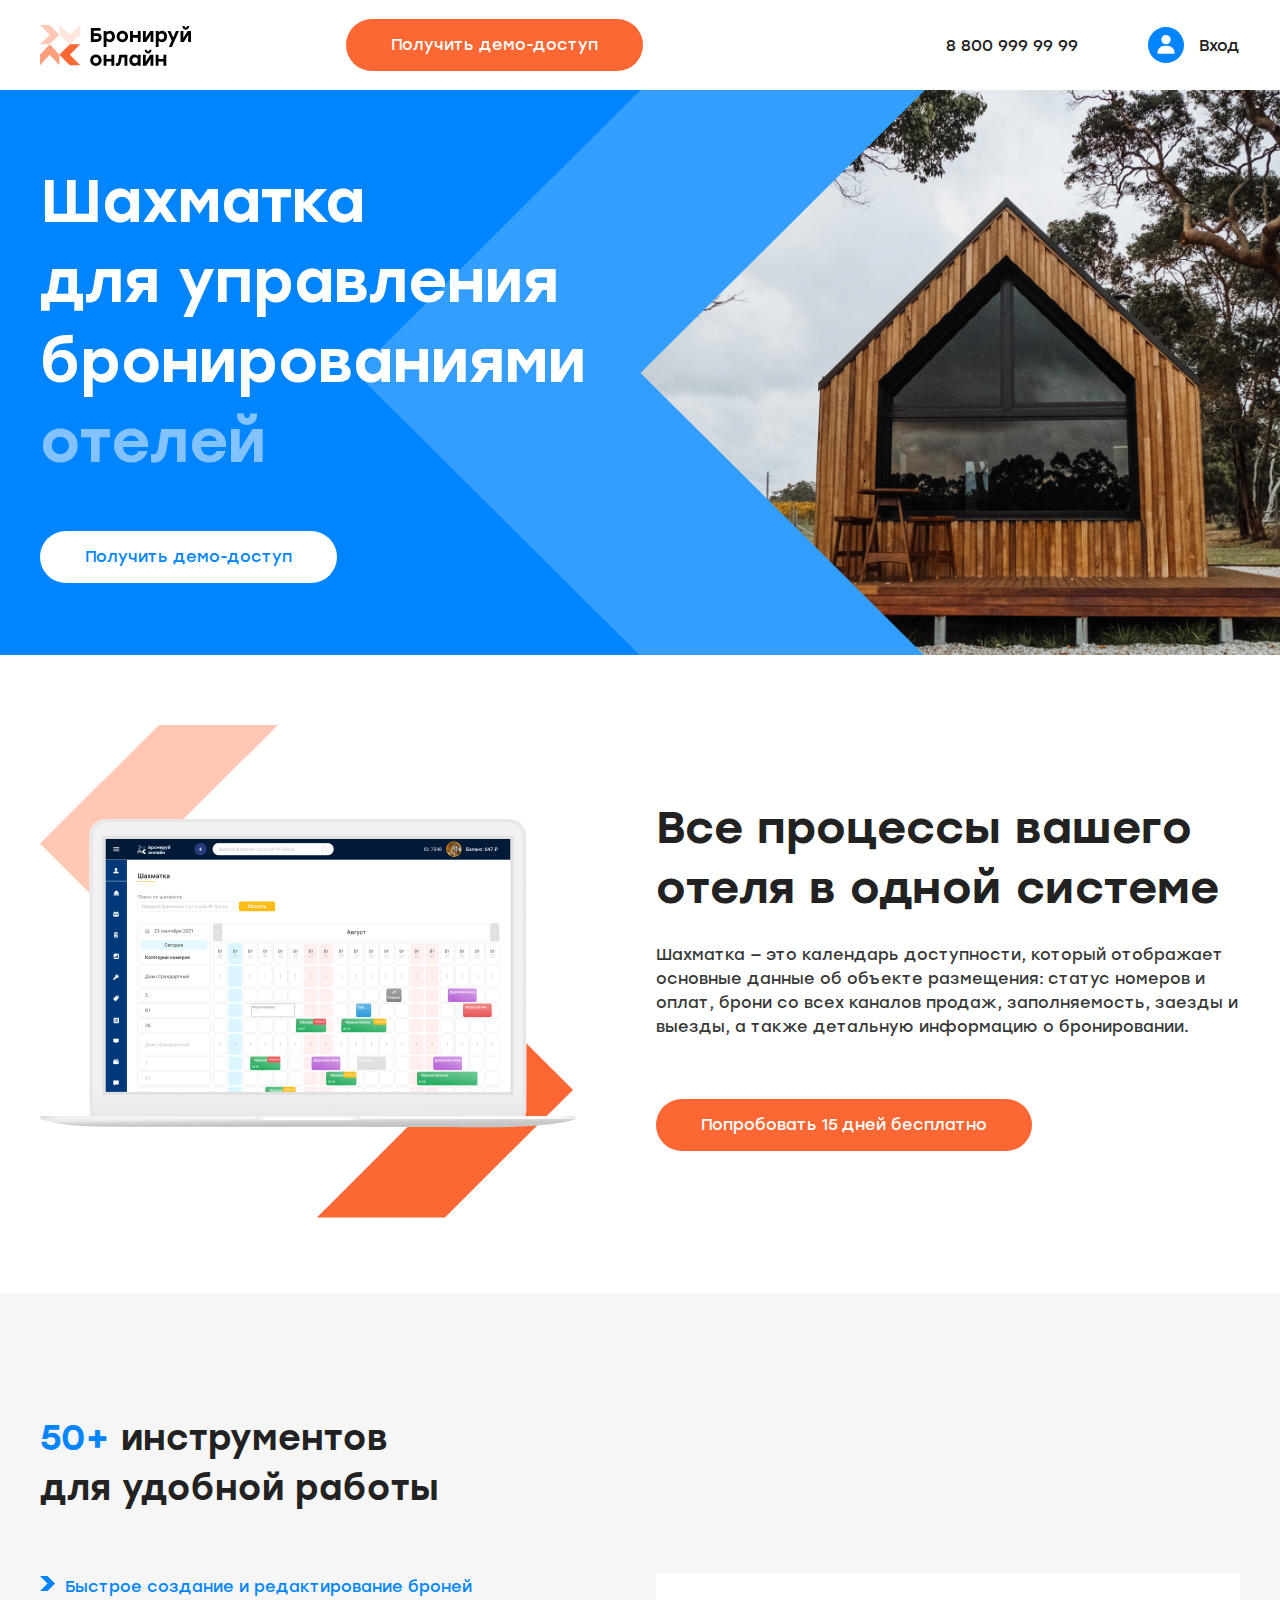
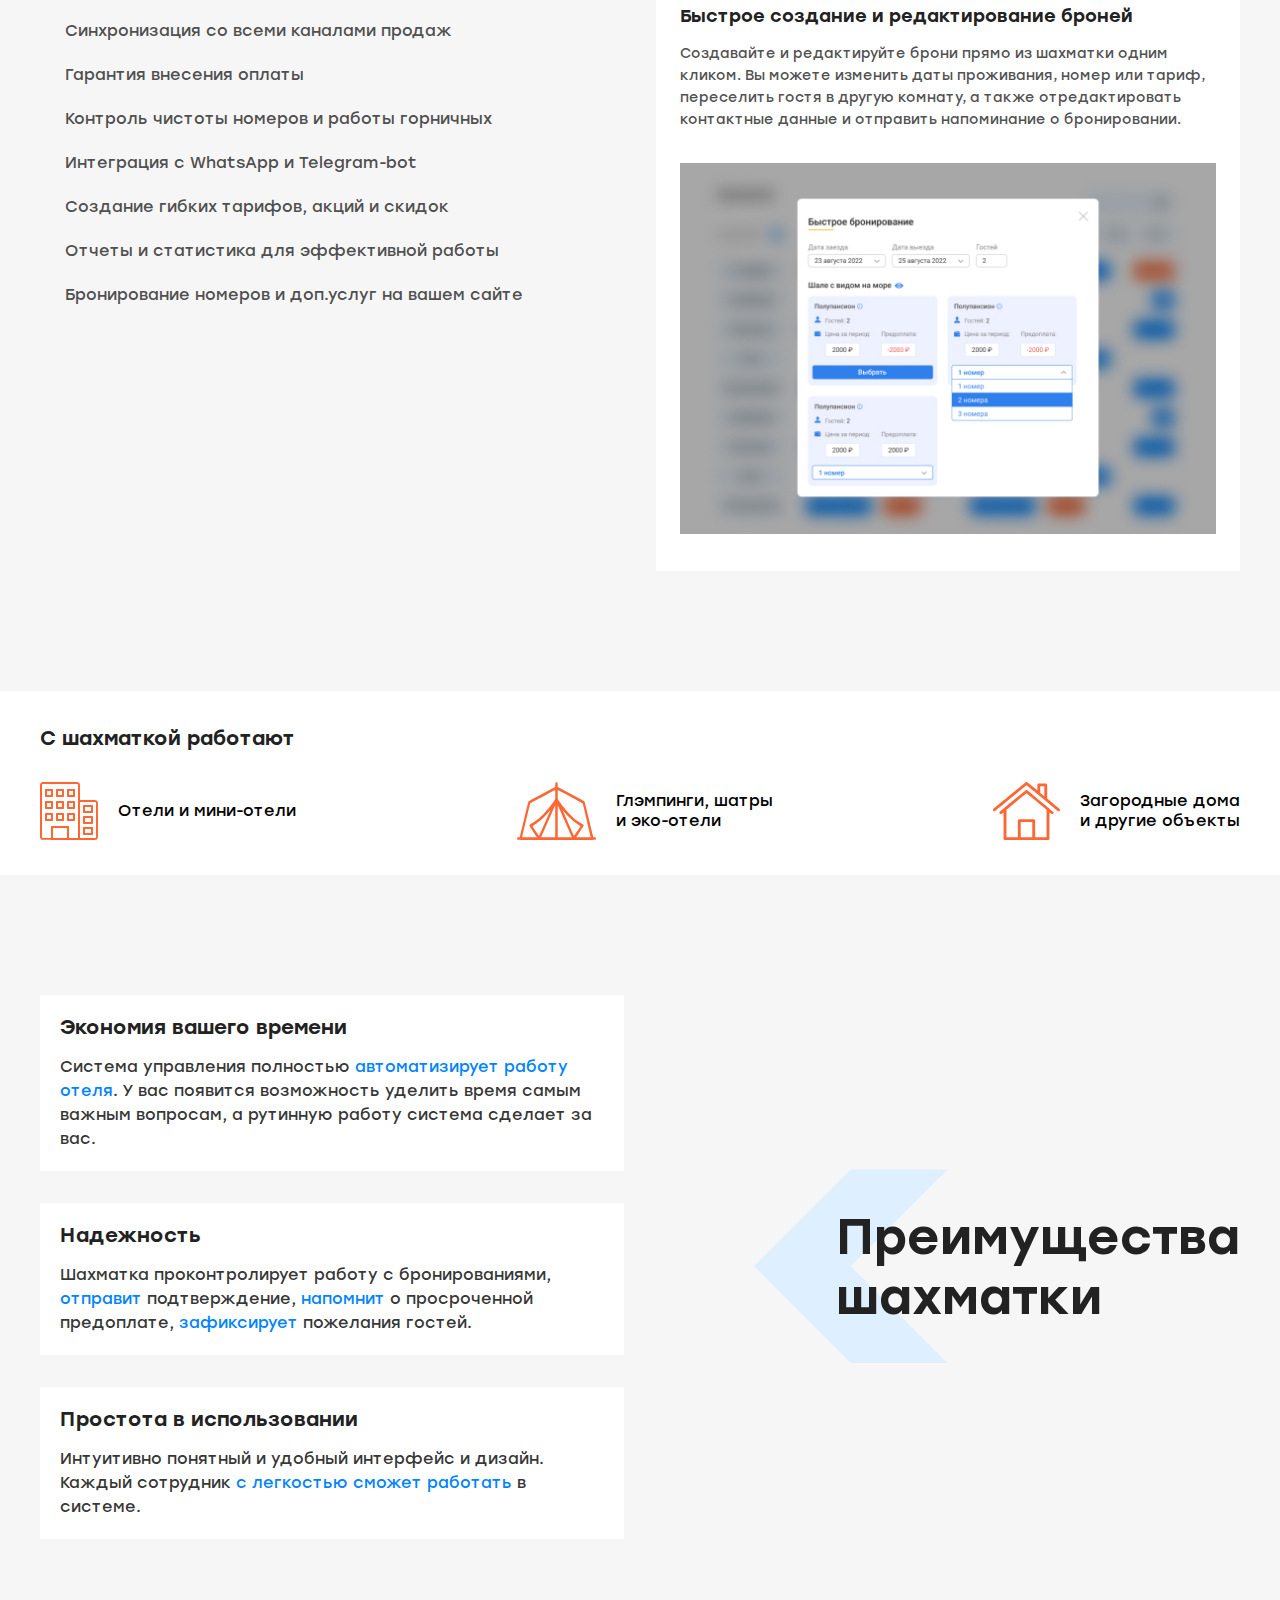
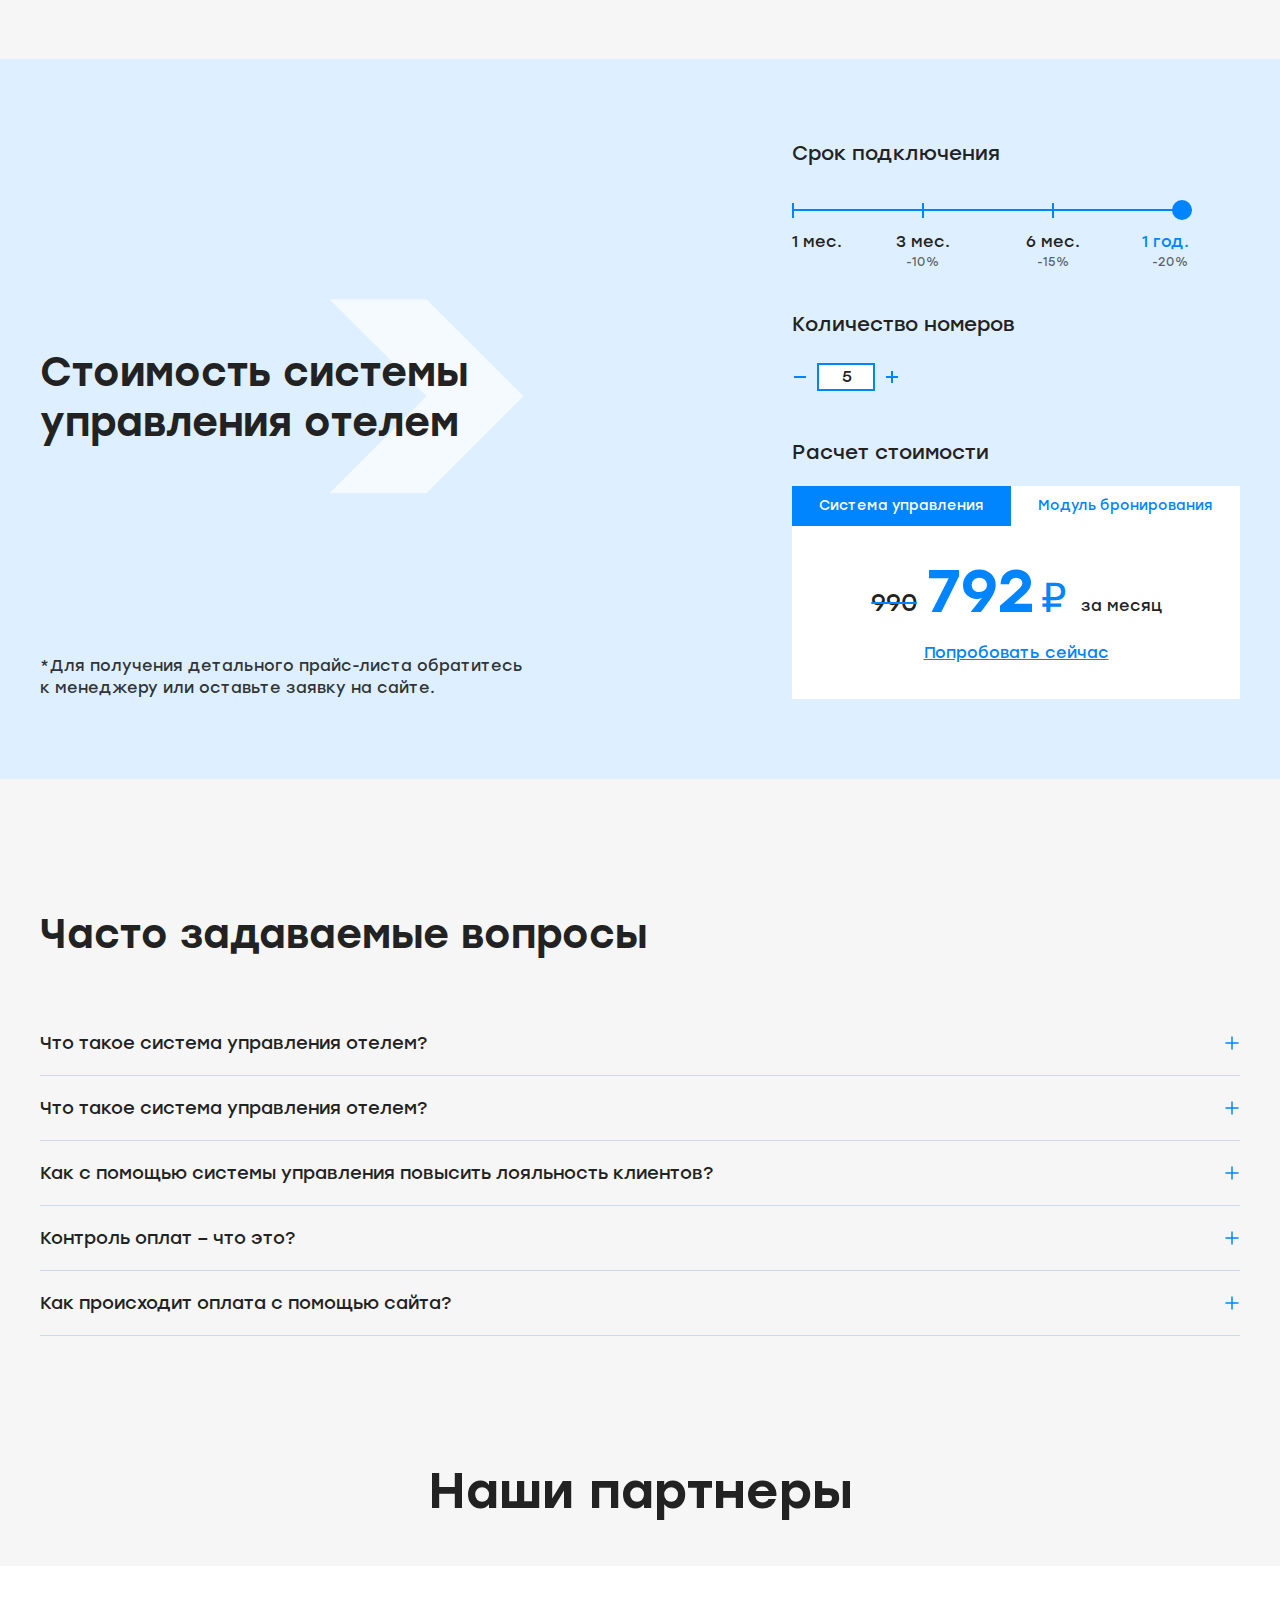
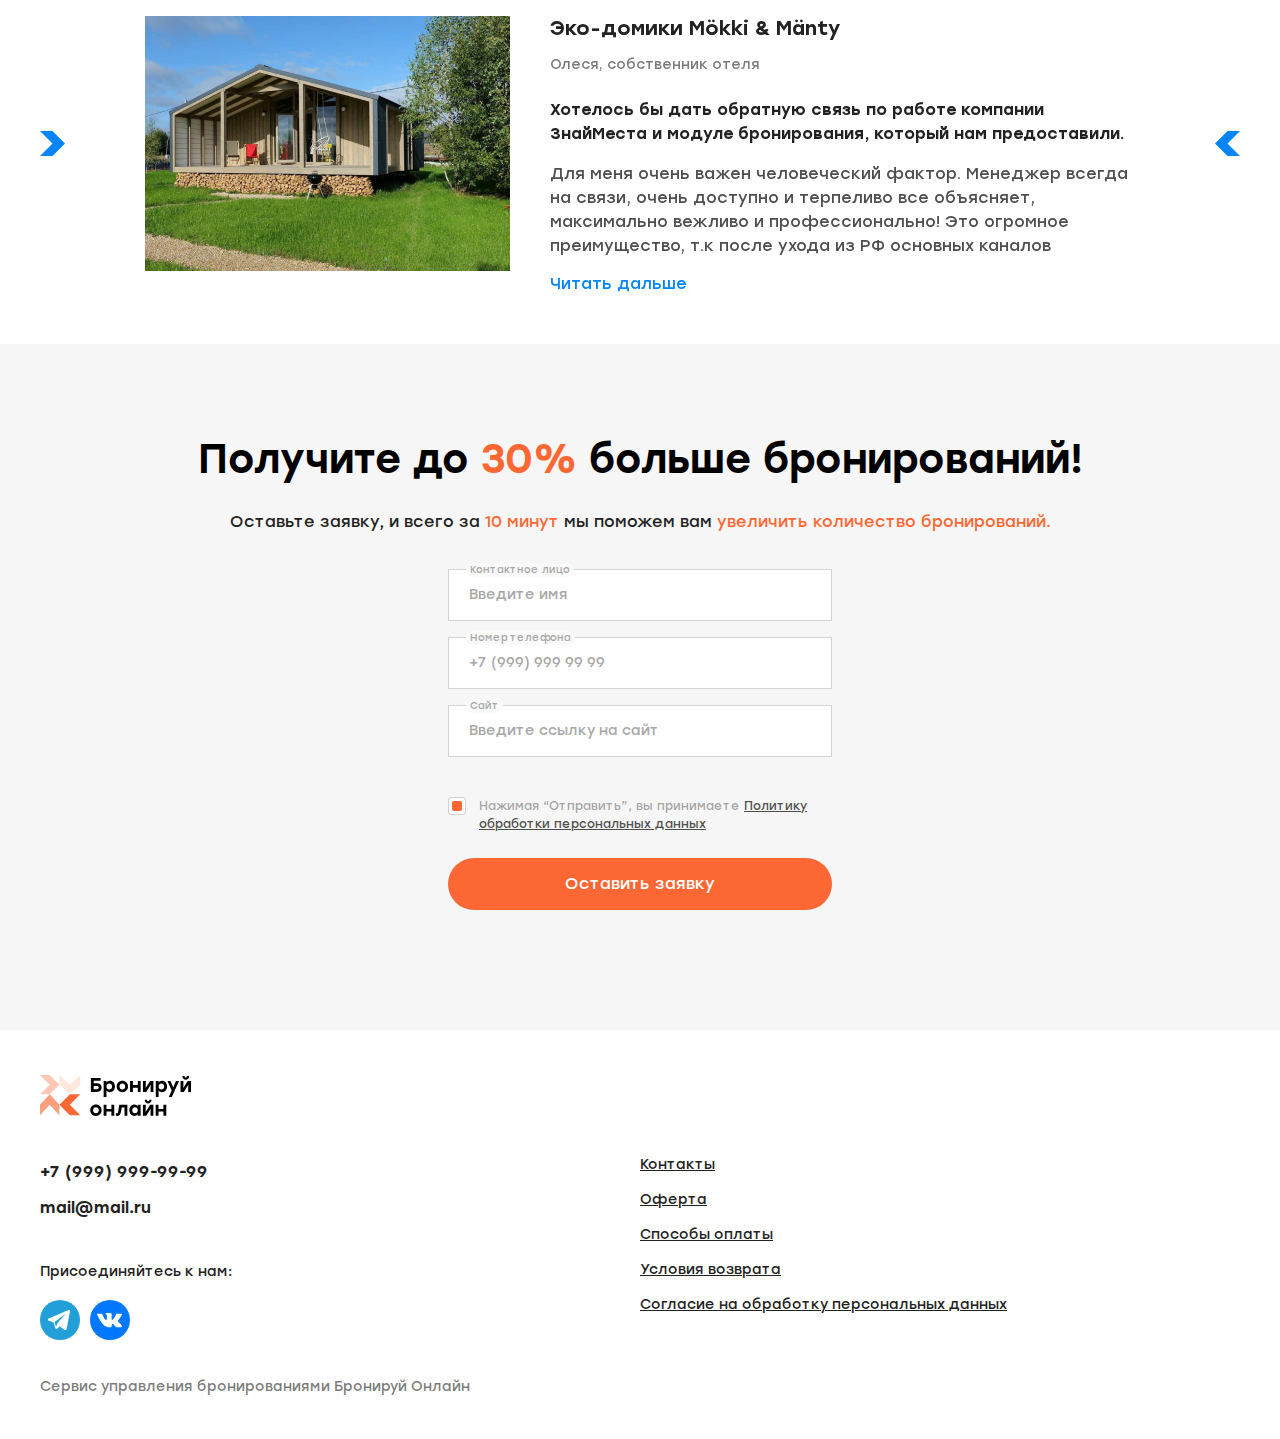
<file: checkerboard-page.html>
<!DOCTYPE html>
<html lang="ru">

<head>
	<title>Бронируй онлайн - шахматка</title>

	<meta charset="UTF-8" />
	<meta http-equiv="X-UA-Compatible" content="IE=edge" />
	<meta name="viewport" content="width=device-width, initial-scale=1, maximum-scale=1" />

	<link rel="stylesheet" href="css/styles.css" />
</head>

<body class="checkerboard-page">
	<div class="page-wrapper">
		<header class="header header--chesker checkerboard-page__header">
			<div class="header__container container">
				<div class="header__logo">
					<a href="/">
						<img src="images/logo.svg" alt="logo-img" />
					</a>
				</div>
				<div class="header__buttons">
					<a href="#acces-popup" class="btn btn--orange js-popup-show">Получить демо-доступ</a>
				</div>
				<ul class="header__menu menu-block js-nav-menu">
					<li class="menu-block__link hidden visible-xs"><a href="#acces-popup"
							class="js-popup-show">Демо-доступ</a></li>

					<li class="menu-block__link hidden visible-xs"><a class="js-popup-show"
							href="#support-popup">Поддержка</a></li>
					<li class="menu-block__link"><a href="tel:8 800 999 99 99">8 800 999 99 99</a></li>
				</ul>
				<a href="#" class="header__user">
					<div class="header__user-icon">
						<svg>
							<use xlink:href="images/sprite-svg.svg#user"></use>
						</svg>
					</div>
					<div class="header__user-title">Вход</div>
				</a>
				<div class="header__burger-menu burger-menu js-burger-menu">
					<span></span>
					<span></span>
					<span></span>
				</div>
			</div>
		</header>

		<section class="about-section about-section--slider-img">
			<div class="about-section__container container">
				<div class="about-section__info">
					<h1 class="about-section__title">
						Шахматка <br>
						для управления<br>
						бронированиями
						<div class="site-title__sub-wrap" id="rotate">
							<span class="site-title__sub js-text-1 is-active">отелей</span>
							<span class="site-title__sub js-text-2">глэмпингов</span>
							<span class="site-title__sub js-text-3">гостевых домов</span>
							<span class="site-title__sub js-text-4">баз отдыха</span>
							<span class="site-title__sub js-text-5">эко-отелей</span>
							<span class="site-title__sub js-text-6">мини-отелей</span>
						</div>
					</h1>
					<!-- <div class="about-section__info-img">
						<img src="images/about.svg" />
					</div> -->
					<div class="about-section__btn">
						<a href="#acces-popup" class="btn btn--white js-popup-show">Получить демо-доступ</a>
					</div>
				</div>
				<div class="about-section__img">
					<img src="images/about-section-slider-bg.svg" alt="" class="about-section__img-bg">
					<div class="about-section__img-wrap" id="rotate-img">
						<img src="images/about-section-slider-img-1.jpg" class="js-img-1 is-active" />
						<img src="images/about-section-slider-img-2.jpg" class="js-img-2" />
						<img src="images/about-section-slider-img-1.jpg" class="js-img-3" />
						<img src="images/about-section-slider-img-2.jpg" class="js-img-4" />
						<img src="images/about-section-slider-img-1.jpg" class="js-img-5" />
						<img src="images/about-section-slider-img-2.jpg" class="js-img-6" />
					</div>
				</div>
			</div>
		</section>

		<div class="default-section">
			<div class="default-section__container container">
				<div class="default-section__row row row--middle">
					<div class="default-section__img col-6 col-sm-12 order-sm-2">
						<img src="images/default-section-img.png" alt="">

						<div class="default-section__buttons-xs">
							<a href="#" class="btn btn--orange">Попробовать 15 дней бесплатно</a>
						</div>
					</div>
					<div class="default-section__info col-6 col-sm-12 order-sm-1">
						<div class="default-section__title">Все процессы вашего отеля в одной системе</div>
						<div class="default-section__text">Шахматка — это календарь доступности, который отображает
							основные данные об объекте размещения: статус номеров и оплат, брони со всех каналов продаж,
							заполняемость, заезды и выезды, а также детальную информацию о бронировании.</div>
						<div class="default-section__buttons">
							<a href="#acces-popup" class="btn btn--orange js-popup-show">Попробовать 15 дней
								бесплатно</a>
						</div>
					</div>
				</div>
			</div>
		</div>

		<section class="instruments-section">
			<div class="instruments-section__container container">
				<div class="instruments-section__title"><span>50+</span> инструментов <br>
					для удобной работы</div>
				<div class="instruments-section__row row">
					<div class="instruments-section__left col-6 col-sm-12">
						<div class="instruments-section__nav">
							<a class="instruments-section__nav-item is-active js-info-show" href="#instrument-1">Быстрое
								создание и
								редактирование броней</a>
							<a class="instruments-section__nav-item js-info-show" href="#instrument-2">Синхронизация со
								всеми
								каналами продаж</a>
							<a class="instruments-section__nav-item js-info-show" href="#instrument-3">Гарантия внесения
								оплаты</a>
							<a class="instruments-section__nav-item js-info-show" href="#instrument-4">Контроль чистоты
								номеров и
								работы горничных</a>
							<a class="instruments-section__nav-item js-info-show" href="#instrument-5">Интеграция с
								WhatsApp и
								Telegram-bot</a>
							<a class="instruments-section__nav-item js-info-show" href="#instrument-6">Создание гибких
								тарифов, акций
								и скидок</a>
							<a class="instruments-section__nav-item js-info-show" href="#instrument-7">Отчеты и
								статистика для
								эффективной работы</a>
							<a class="instruments-section__nav-item js-info-show" href="#instrument-8">Бронирование
								номеров и
								доп.услуг на вашем сайте</a>
						</div>
					</div>
					<div class="instruments-section__info col-6 col-sm-12">
						<div class="instruments-section__nav instruments-section__nav--xs">
							<a class="instruments-section__nav-item is-active js-info-show" href="#instrument-1">Быстрое
								создание и
								редактирование броней</a>
						</div>
						<div class="instruments-section__body is-active js-info-box" id="instrument-1">
							<div class="instruments-section__body-title">Быстрое создание и редактирование броней</div>
							<div class="instruments-section__body-text">Создавайте и редактируйте брони прямо из
								шахматки одним кликом.
								Вы можете изменить даты проживания, номер или тариф, переселить гостя в другую комнату,
								а также отредактировать контактные данные
								и отправить напоминание о бронировании. </div>
							<img src="images/instruments-section-img-1.jpg" alt="" class="instruments-section__body-img">
						</div>

						<div class="instruments-section__nav instruments-section__nav--xs">
							<a class="instruments-section__nav-item js-info-show" href="#instrument-2">Синхронизация со
								всеми
								каналами продаж</a>
						</div>
						<div class="instruments-section__body js-info-box" id="instrument-2">
							<div class="instruments-section__body-title">Синхронизация со всеми каналами продаж</div>
							<div class="instruments-section__body-text">Система автоматически отправляет данные о ценах
								и доступности номеров во все каналы продаж, а поступившие оттуда бронирования попадают
								прямо в шахматку. </div>
							<img src="images/instruments-section-img-2.jpg" alt="" class="instruments-section__body-img">
						</div>

						<div class="instruments-section__nav instruments-section__nav--xs">
							<a class="instruments-section__nav-item js-info-show" href="#instrument-3">Гарантия внесения
								оплаты</a>
						</div>
						<div class="instruments-section__body js-info-box" id="instrument-3">
							<div class="instruments-section__body-title">Гарантия внесения оплаты</div>
							<div class="instruments-section__body-text">Контролируйте предоплату проживания, даже когда
								у вас не настроен приём онлайн-платежей. Система сама напомнит гостю
								о необходимости внести предоплату.
								А при возникновении задолженности Tелеграм-бот уведомит об этом администратора. </div>
							<img src="images/instruments-section-img-3.jpg" alt="" class="instruments-section__body-img">
						</div>

						<div class="instruments-section__nav instruments-section__nav--xs">
							<a class="instruments-section__nav-item js-info-show" href="#instrument-4">Контроль чистоты
								номеров и
								работы горничных</a>
						</div>
						<div class="instruments-section__body js-info-box" id="instrument-4">
							<div class="instruments-section__body-title">Контроль чистоты номеров и работы горничных
							</div>
							<div class="instruments-section__body-text">Отслеживайте статус уборки в удобном модуле, а
								также с легкостью контролируйте в нем работу персонала.</div>
							<img src="images/instruments-section-img-4.jpg" alt="" class="instruments-section__body-img">
						</div>

						<div class="instruments-section__nav instruments-section__nav--xs">
							<a class="instruments-section__nav-item js-info-show" href="#instrument-5">Интеграция с
								WhatsApp и
								Telegram-bot</a>
						</div>
						<div class="instruments-section__body js-info-box" id="instrument-5">
							<div class="instruments-section__body-title">Интеграция с WhatsApp и Telegram-bot</div>
							<div class="instruments-section__body-text">Пишите гостю в WhatsApp прямо из системы и
								отправляйте напоминания об оплате или заезде. Наш Telegram-бот вовремя уведомит вас о
								новых бронированиях, изменениях или неоплатах.</div>
							<img src="images/instruments-section-img-5.jpg" alt="" class="instruments-section__body-img">
						</div>

						<div class="instruments-section__nav instruments-section__nav--xs">
							<a class="instruments-section__nav-item js-info-show" href="#instrument-6">Создание гибких
								тарифов, акций
								и скидок</a>
						</div>
						<div class="instruments-section__body js-info-box" id="instrument-6">
							<div class="instruments-section__body-title">Создание гибких тарифов, акций и скидок</div>
							<div class="instruments-section__body-text">Используйте инструменты создания акций и
								промокодов, чтобы мотивировать гостей забронировать проживание как можно скорее.
								Например, вы можете установить скидки на тарифы в несезон. </div>
							<img src="images/instruments-section-img-6.jpg" alt="" class="instruments-section__body-img">
						</div>

						<div class="instruments-section__nav instruments-section__nav--xs">
							<a class="instruments-section__nav-item js-info-show" href="#instrument-7">Отчеты и
								статистика для
								эффективной работы</a>
						</div>
						<div class="instruments-section__body js-info-box" id="instrument-7">
							<div class="instruments-section__body-title">Отчеты и статистика для эффективной работы
							</div>
							<div class="instruments-section__body-text">Формируйте отчеты по доходу от проживаний и
								услуг, а также
								по отдельным категориям номеров в разрезе нужных периодов. </div>
							<img src="images/instruments-section-img-7.jpg" alt="" class="instruments-section__body-img">
						</div>

						<div class="instruments-section__nav instruments-section__nav--xs">
							<a class="instruments-section__nav-item js-info-show" href="#instrument-8">Бронирование
								номеров и
								доп.услуг на вашем сайте</a>
						</div>
						<div class="instruments-section__body js-info-box" id="instrument-8">
							<div class="instruments-section__body-title">Бронирование номеров и доп.услуг на вашем сайте
							</div>
							<div class="instruments-section__body-text">Установите модуль онлайн-бронирования на ваш
								сайт и соц.сети
								и получайте до 30% больше прямых бронирований. С помощью модуля гость сможет посмотреть
								свободные даты, цены и забронировать номер и доп. услуги в любое время.</div>
							<img src="images/instruments-section-img-8.jpg" alt="" class="instruments-section__body-img">
						</div>
					</div>
				</div>
			</div>
		</section>

		<section class="checkerboard-page__banner banner-section">
			<div class="banner-section__container container">
				<div class="banner-section__title title-h4">С шахматкой работают</div>
				<div class="banner-section__wrapper">
					<div class="banner-section__items">
						<div class="banner-section__item">
							<div class="banner-section__icon">
								<svg>
									<use xlink:href="images/sprite-svg.svg#banner-item-1"></use>
								</svg>
							</div>
							<div class="banner-section__text">Отели<br class="hidden visible-sm"> и мини-отели</div>
						</div>

						<div class="banner-section__item">
							<div class="banner-section__icon banner-section__icon--2">
								<svg>
									<use xlink:href="images/sprite-svg.svg#banner-item-2"></use>
								</svg>
							</div>
							<div class="banner-section__text">Глэмпинги, шатры <br>
								и эко-отели</div>
						</div>

						<div class="banner-section__item">
							<div class="banner-section__icon banner-section__icon--3">
								<svg>
									<use xlink:href="images/sprite-svg.svg#banner-item-3"></use>
								</svg>
							</div>
							<div class="banner-section__text">Загородные дома <br>
								и другие объекты</div>
						</div>
					</div>
				</div>
			</div>
		</section>

		<section class="checkerboard-page__advantages advantages-section advantages-section--checkerboard">
			<div class="advantages-section__container container">

				<div class="advantages-section__row row row--stretch">
					<div class="advantages-section__left col-6 col-sm-12 order-sm-2">
						<div class="advantages-section__item function-block function-block--bg-cube">
							<div class="function-block__title title-h4">
								Экономия вашего времени
							</div>
							<div class="function-block__text">
								Система управления полностью <span>автоматизирует работу отеля</span>. У вас
								появится возможность уделить время самым важным вопросам, а рутинную работу система
								сделает за вас.
							</div>
						</div>

						<div class="advantages-section__item function-block function-block--bg-cube">
							<div class="function-block__title title-h4">
								Надежность
							</div>
							<div class="function-block__text">
								Шахматка проконтролирует работу с бронированиями, <span>отправит</span>
								подтверждение, <span>напомнит</span> о
								просроченной предоплате, <span>зафиксирует</span> пожелания гостей.
							</div>
						</div>

						<div class="advantages-section__item function-block function-block--bg-cube">
							<div class="function-block__title title-h4">
								Простота в использовании
							</div>
							<div class="function-block__text">
								Интуитивно понятный и удобный интерфейс и дизайн. Каждый сотрудник <span>с легкостью
									сможет работать</span> в системе.
							</div>
						</div>
					</div>
					<div class="advantages-section__right col-6 col-sm-12 order-sm-1">
						<div class="advantages-section__right-wrap">
							<div class="advantages-section__title title-h2">Преимущества<br> шахматки</div>
						</div>
					</div>
				</div>
			</div>
		</section>

		<section class="calc-section calc-section--type-2">
			<div class="container">
				<div class="calc-section__row row row--stretch">
					<div class="calc-section__left col-6 col-sm-12">
						<div class="calc-section__left-wrap">
							<h3 class="calc-section__title title-h2">Стоимость системы управления отелем</h3>
						</div>
						<div class="calc-section__desc">*Для получения детального прайс-листа обратитесь к менеджеру или
							оставьте заявку на сайте.</div>
					</div>
					<div class="calc-section__form col-6 col-sm-12">

						<div class="calc-block calc-block--type-2">
							<div class="calc-block__input">
								<div class="calc-block__label">Срок подключения</div>

								<input type="text" class="js-range-slider" name="sale" value="" />

							</div>

							<div class="calc-block__input">
								<div class="calc-block__label">Количество номеров</div>
								<div class="count-block count-block--cube">
									<a href="#" class="count-block__minus js-count-minus"></a>
									<input type="text" value="5" class="count-block__input js-calc-count-input">
									<a href="#" class="count-block__plus js-count-plus"></a>
								</div>
							</div>

							<div class="calc-block__wrapper tabs">
								<div class="calc-block__wrapper-title">Расчет стоимости</div>
								<div class="calc-block__wrapper-tabs tabs__nav tabs__nav--cube">
									<div class="tabs__nav-item is-active"><a class="js-tab-nav" href="#sale-tab-1">Система
											управления</a>
									</div>
									<div class="tabs__nav-item"><a class="js-tab-nav" href="#sale-tab-2">Модуль
											бронирования</a></div>
								</div>
								<div class="calc-block__wrapper-body tabs__body is-active" id="sale-tab-1">
									<div class="calc-block__result">
										<div class="calc-block__result-sale"><span class="js-sale-value"></span>
										</div>
										<div class="calc-block__result-price"><span class="js-price-value"></span>₽
										</div>
										<div class="calc-block__result-label">за месяц</div>
									</div>

									<div class="calc-block__wrapper-bottom"><a href="#acces-popup"
											class="js-popup-show">Попробовать сейчас</a></div>
								</div>
								<div class="calc-block__wrapper-body tabs__body" id="sale-tab-2">
									<div class="calc-block__result">
										<div class="calc-block__result-sale calc-block__result-sale--procent">
											<span class=" is-active">
												2%</span>
										</div>
										<div class="calc-block__result-price calc-block__result-price--procent">
											<span>1%</span>
										</div>
									</div>
									<div class="calc-block__wrapper-desc">При подключении модуля до 31.05.2022
										плата за
										использование составит 1% от бронирования. Акция действует до
										31.08.2022.</div>

									<div class="calc-block__wrapper-bottom"><a href="#acces-popup"
											class="js-popup-show">Попробовать сейчас</a></div>
								</div>

							</div>
						</div>

						<div class="calc-section__desc-sm">*Для получения детального прайс-листа обратитесь к менеджеру
							или
							оставьте заявку на сайте.</div>
					</div>
				</div>
			</div>
		</section>

		<section class="checkerboard-page__questions questions-section questions-section--checkerboard">
			<div class="questions-section__container container">
				<div class="questions-section__title title-h2">Часто задаваемые вопросы</div>

				<div class="questions-section__accardion accardion-block accardion-block--no-bg">

					<div class="accardion-block__head js-accardion-toggle">
						<div class="accardion-block__title">Что такое система управления отелем?</div>
						<div class="accardion-block__arrow">
							<svg>
								<use xlink:href="images/sprite-svg.svg#plus">
							</svg>
						</div>
					</div>
					<div class="accardion-block__body js-accardion-body">
						<p>Инструмент менеджер каналов автоматически обновляет
							бронирование номеров, исключая перебронирования, а с помощью удобной шахматки вы сможете
							контролировать загрузку в вашем комплексе.</p>
						<p>Инструмент менеджер каналов автоматически обновляет
							бронирование номеров, исключая перебронирования, а с помощью удобной шахматки вы сможете
							контролировать загрузку в вашем комплексе.</p>
						<p>Инструмент менеджер каналов автоматически обновляет
							бронирование номеров, исключая перебронирования, а с помощью удобной шахматки вы сможете
							контролировать загрузку в вашем комплексе.</p>
					</div>

					<div class="accardion-block__head js-accardion-toggle">
						<div class="accardion-block__title">Что такое система управления отелем?</div>
						<div class="accardion-block__arrow">
							<svg>
								<use xlink:href="images/sprite-svg.svg#plus">
							</svg>
						</div>
					</div>
					<div class="accardion-block__body js-accardion-body">
						<p>Инструмент менеджер каналов автоматически обновляет
							бронирование номеров, исключая перебронирования, а с помощью удобной шахматки вы сможете
							контролировать загрузку в вашем комплексе.</p>
					</div>

					<div class="accardion-block__head js-accardion-toggle">
						<div class="accardion-block__title">Как с помощью системы управления повысить лояльность
							клиентов?</div>
						<div class="accardion-block__arrow">
							<svg>
								<use xlink:href="images/sprite-svg.svg#plus">
							</svg>
						</div>
					</div>
					<div class="accardion-block__body js-accardion-body">
						<p>Инструмент менеджер каналов автоматически обновляет
							бронирование номеров, исключая перебронирования, а с помощью удобной шахматки вы сможете
							контролировать загрузку в вашем комплексе.</p>
					</div>

					<div class="accardion-block__head js-accardion-toggle">
						<div class="accardion-block__title">Контроль оплат – что это?</div>
						<div class="accardion-block__arrow">
							<svg>
								<use xlink:href="images/sprite-svg.svg#plus">
							</svg>
						</div>
					</div>
					<div class="accardion-block__body js-accardion-body">
						<p>Инструмент менеджер каналов автоматически обновляет
							бронирование номеров, исключая перебронирования, а с помощью удобной шахматки вы сможете
							контролировать загрузку в вашем комплексе.</p>
					</div>

					<div class="accardion-block__head js-accardion-toggle">
						<div class="accardion-block__title">Как происходит оплата с помощью сайта?</div>
						<div class="accardion-block__arrow">
							<svg>
								<use xlink:href="images/sprite-svg.svg#plus">
							</svg>
						</div>
					</div>
					<div class="accardion-block__body js-accardion-body">
						<p>Инструмент менеджер каналов автоматически обновляет
							бронирование номеров, исключая перебронирования, а с помощью удобной шахматки вы сможете
							контролировать загрузку в вашем комплексе.</p>
					</div>
				</div>

			</div>
		</section>

		<section class="checkerboard-page__partners partners-section partners-section--checkerboard">

			<div class="partners-section__title title-h2">Наши партнеры</div>
			<div class="partners-section__slider">
				<div class="partners-section__contaienr container">
					<div class="js-comments-slider-2">
						<div class="partners-section__slide ">
							<div class="comment-block comment-block--checkerboard">
								<div class="comment-block__img">
									<img src="images/comment-img.jpg" alt="">
								</div>
								<div class="comment-block__info ">
									<div class="comment-block__title">Эко-домики Mökki & Mänty</div>
									<div class="comment-block__name">Олеся, собственник отеля</div>
									<div class="comment-block__text js-wrap-text">
										<p><strong>Хотелось бы дать обратную связь по работе компании ЗнайМеста и модуле
												бронирования,
												который нам предоставили.</strong></p>
										<p>Для меня очень важен человеческий фактор. Менеджер всегда
											на связи, очень доступно и терпеливо все объясняет, максимально вежливо и
											профессионально! Это огромное преимущество, т.к после ухода из РФ основных
											каналов
											бронирования стали появляться площадки для размещения,
											НО! В 90% я даже не смогла разобраться, как можно добавить свой объект. И
											телефонов
											для связи нет. И никто тебе не поможет.
											Стоимость услуг и условия очень комфортные. Гость оплачивает напрямую и
											комиссия
											минимальная.
											Есть площадки, которые берут 20-30% и выплаты только через месяц.
											Максимально
											неудобно и невыгодно.</p>
										<p>Я полностью довольна сервисом и рекомендую коллегам!</p>
									</div>
									<div class="comment-block__link js-more-text">Читать дальше</div>
								</div>
							</div>
						</div>

						<div class="partners-section__slide ">
							<div class="comment-block comment-block--checkerboard">
								<div class="comment-block__img">
									<img src="images/comment-img.jpg" alt="">
								</div>
								<div class="comment-block__info ">
									<div class="comment-block__title">Эко-домики Mökki & Mänty</div>
									<div class="comment-block__name">Олеся, собственник отеля</div>
									<div class="comment-block__text js-wrap-text">
										<p><strong>Хотелось бы дать обратную связь по работе компании ЗнайМеста и модуле
												бронирования,
												который нам предоставили.</strong></p>
										<p>Для меня очень важен человеческий фактор. Менеджер всегда
											на связи, очень доступно и терпеливо все объясняет, максимально вежливо и
											профессионально! Это огромное преимущество, т.к после ухода из РФ основных
											каналов
											бронирования стали появляться площадки для размещения,
											НО! В 90% я даже не смогла разобраться, как можно добавить свой объект. И
											телефонов
											для связи нет. И никто тебе не поможет.
											Стоимость услуг и условия очень комфортные. Гость оплачивает напрямую и
											комиссия
											минимальная.
											Есть площадки, которые берут 20-30% и выплаты только через месяц.
											Максимально
											неудобно и невыгодно.</p>
										<p>Я полностью довольна сервисом и рекомендую коллегам!</p>
									</div>
									<div class="comment-block__link js-more-text">Читать дальше</div>
								</div>
							</div>
						</div>
					</div>
				</div>
			</div>
		</section>

		<section class="checkerboard-page__request request-section request-section--checkerboard">
			<div class="request-section__container container">
				<div class="request-section__title title-h2">Получите до <span>30%</span> больше бронирований!</div>
				<div class="request-section__subtitle">Оставьте заявку, и всего за <span>10 минут</span> мы поможем вам
					<span>увеличить количество бронирований.</span>
				</div>
				<form action="/final-page.html" class="request-section__form form-block">
					<div class="form-block__input form-group">
						<span class="form-group__label">Контактное лицо</span>
						<input type="text" class="form-control form-block__input js-required" placeholder="Введите имя"
							name="name" required>
					</div>
					<div class="form-block__input form-group">
						<span class="form-group__label">Номер телефона</span>
						<input type="tel" class="form-control js-required" placeholder="+7 (999) 999 99 99" name="phone"
							required>
					</div>
					<div class="form-block__input form-group">
						<span class="form-group__label">Сайт</span>
						<input type="text" class="form-control js-required" placeholder="Введите ссылку на сайт" name="site"
							required>
					</div>
					<div class="form-block__checkbox checkbox js-police-checkbox">
						<input type="checkbox" name="police" id="police3" value="1" checked required>
						<label for="police3">Нажимая “Отправить”, вы принимаете <a href="#">Политику обработки
								персональных
								данных</a></label>
					</div>
					<div class="form-block__btn">
						<button type="submit" class="btn btn--orange js-submit">Оставить
							заявку</button>
					</div>
				</form>
			</div>
		</section>

		<footer class="checkerboard-page__footer footer footer--type-2">
			<div class="footer__container container">
				<div class="footer__info">
					<a href="/" class="footer__logo">
						<img src="images/logo.svg" alt="logo">
					</a>
					<div class="footer__group">
						<a href="tel:+7 (999) 999-99-99" class="footer__item">+7 (999) 999-99-99</a>
						<a href="mailto::mail@mail.ru" class="footer__item">mail@mail.ru</a>
					</div>
					<div class="footer__soc">
						<div class="footer__soc-label">Присоединяйтесь к нам:</div>
						<div class="footer__soc-list">
							<div class="footer__soc-item"><a href="#"><img src="images/telegram.svg" alt=""></a></div>
							<div class="footer__soc-item"><a href="#"><img src="images/vk.svg" alt=""></a></div>
						</div>
					</div>
					<div class="footer__about hidden-xs">Сервис управления бронированиями Бронируй Онлайн</div>
				</div>
				<div class="footer__links">
					<a href="#" class="footer__link">Контакты</a>
					<a href="#" class="footer__link">Оферта</a>
					<a href="#" class="footer__link">Способы оплаты</a>
					<a href="#" class="footer__link">Условия возврата</a>
					<a href="#" class="footer__link">Согласие на обработку персональных данных</a>
				</div>
				<div class="footer__about hidden visible-xs">Сервис управления бронированиями Бронируй
					Онлайн</div>
			</div>
		</footer>






		<div class="popup" id="acces-popup">
			<div class="popup__overflow js-popup-hide"></div>
			<div class="popup__wrapper"><a class="popup__close js-popup-hide">
					<svg class="icon icon_close">
						<use xlink:href="images/sprite-svg.svg#close"></use>
					</svg></a>
				<div class="popup__title">Доступ на 15 дней бесплатно!</div>
				<div class="popup__subtitle">Заполните форму ниже и получите доступ к полному функционалу облачной
					системы
				</div>
				<form action="" class="popup__form form-block form-block--popup-mod">
					<div class="form-block__wrap">
						<div class="form-block__input form-group">
							<span class="form-group__label form-group__label--white">Контактное лицо</span>
							<input type="text" class="form-control form-block__input js-required" placeholder="Введите имя"
								name="name" required>
						</div>
						<div class="form-block__input form-group">
							<span class="form-group__label form-group__label--white">Номер телефона</span>
							<input type="tel" class="form-control js-required" placeholder="+7 (999) 999 99 99" name="phone"
								required>
						</div>
						<div class="form-block__input form-group">
							<span class="form-group__label form-group__label--white">Сайт</span>
							<input type="text" class="form-control js-required" placeholder="Введите ссылку на сайт"
								name="site" required>
						</div>
					</div>
					<div class="form-block__checkbox checkbox js-police-checkbox">
						<input type="checkbox" name="police" id="police" value="1" checked required>
						<label for="police">Нажимая “Отправить”, вы принимаете <a href="#">Политику обработки
								персональных
								данных</a></label>
					</div>
					<div class="form-block__btn">
						<!-- <a href="#acces-send" class="btn btn--orange js-popup-show">Оставить заявку</a> -->
						<button data-href="#acces-send" class="btn btn--orange js-submit" type="submit">Оставить
							заявку</button>
					</div>
				</form>
			</div>
		</div>

		<div class="popup popup--send" id="acces-send">
			<div class="popup__overflow js-popup-hide"></div>
			<div class="popup__wrapper"><a class="popup__close js-popup-hide">
					<svg class="icon icon_close">
						<use xlink:href="images/sprite-svg.svg#close"></use>
					</svg></a>
				<div class="popup__title">Ваша заявка успешно отправлена!</div>
				<div class="popup__subtitle">В ближайшее время с вами свяжется наш специалист, чтобы обсудить детали.
				</div>
				<div class="popup__btn">
					<a href="#" class="btn btn--orange js-popup-hide">Отлично</a>
				</div>
			</div>
		</div>

		<div class="popup" id="support-popup">
			<div class="popup__overflow js-popup-hide"></div>
			<div class="popup__wrapper"><a class="popup__close js-popup-hide">
					<svg class="icon icon_close">
						<use xlink:href="images/sprite-svg.svg#close"></use>
					</svg></a>
				<div class="popup__title">Поддержка</div>
				<div class="popup__subtitle">Вы можете отправить нам сообщение, и мы обязательно с вами свяжемся.</div>
				<form action="" class="popup__form form-block form-block--popup-mod">
					<div class="form-block__wrap">
						<div class="form-block__input form-group">
							<span class="form-group__label form-group__label--white">Контактное лицо</span>
							<input type="text" class="form-control form-block__input js-required" placeholder="Введите имя"
								name="name" required>
						</div>
						<div class="form-block__input form-group">
							<span class="form-group__label form-group__label--white">Номер телефона</span>
							<input type="tel" class="form-control js-required" placeholder="+7 (999) 999 99 99" name="phone"
								required>
						</div>
						<div class="form-block__input form-group">
							<span class="form-group__label form-group__label--white">Сообщение</span>
							<input type="text" class="form-control js-required" placeholder="Введите сообщение" name="site"
								required>
						</div>
					</div>
					<div class="form-block__checkbox checkbox js-police-checkbox">
						<input type="checkbox" name="police" id="police2" value="1" checked required>
						<label for="police2">Нажимая “Отправить”, вы принимаете <a href="#">Политику обработки
								персональных
								данных</a></label>
					</div>
					<div class="form-block__btn">
						<!-- <a href="#acces-send" class="btn btn--orange js-popup-show">Оставить заявку</a> -->
						<button type="submit" data-href="#acces-send" class="btn btn--orange js-submit">Оставить
							заявку</button>
					</div>
				</form>
			</div>
		</div>
	</div>
	<script src="js/script.js"></script>
</body>

</html>
</file>
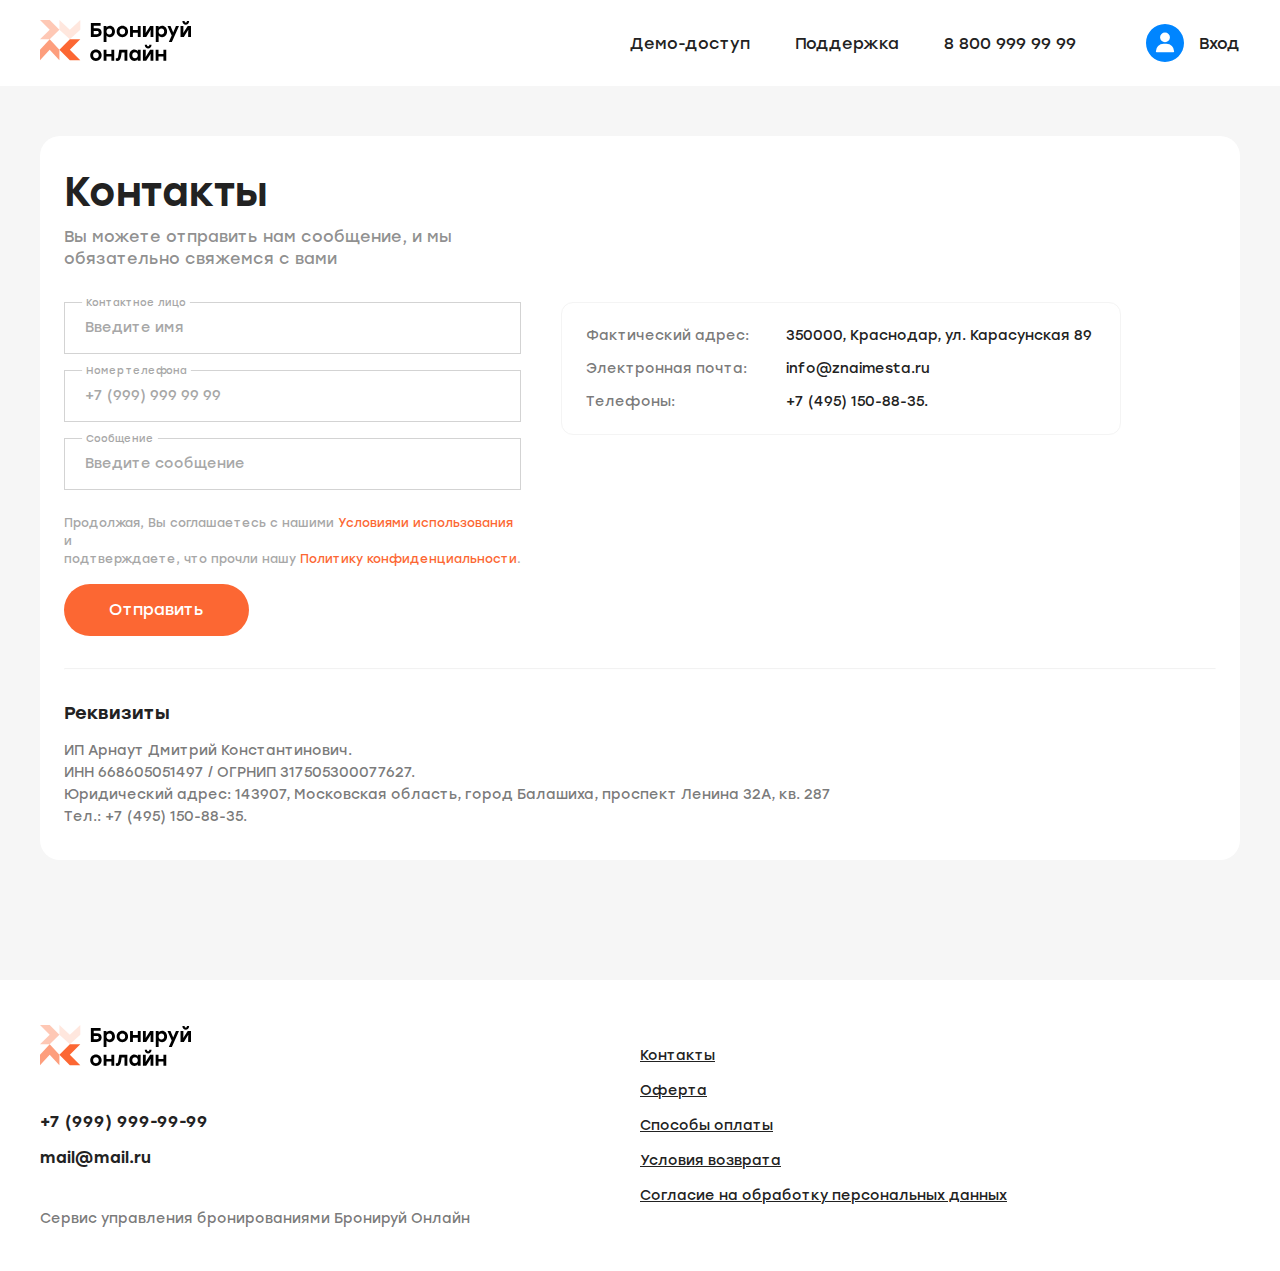
<file: contacts.html>
<!DOCTYPE html>
<html lang="ru">

<head>
	<title>Бронируй онлайн - Контакты</title>

	<meta charset="UTF-8" />
	<meta http-equiv="X-UA-Compatible" content="IE=edge" />
	<meta name="viewport" content="width=device-width, initial-scale=1, maximum-scale=1" />

	<link rel="stylesheet" href="css/styles.css" />
</head>

<body class="agreement">
	<header class="header agreement__header">
		<div class="header__container container">
			<div class="header__logo">
				<a href="/">
					<img src="images/logo.svg" alt="logo-img" />
				</a>
			</div>
			<ul class="header__menu menu-block js-nav-menu">

				<li class="menu-block__link"><a href="#acces-popup" class="js-popup-show">Демо-доступ</a></li>

				<li class="menu-block__link"><a class="js-popup-show" href="#support-popup">Поддержка</a></li>

				<li class="menu-block__link"><a href="tel:8 800 999 99 99">8 800 999 99 99</a></li>
			</ul>
			<a href="#" class="header__user">
				<div class="header__user-icon">
					<svg>
						<use xlink:href="images/sprite-svg.svg#user"></use>
					</svg>
				</div>
				<div class="header__user-title">Вход</div>
			</a>
			<div class="header__burger-menu burger-menu js-burger-menu">
				<span></span>
				<span></span>
				<span></span>
			</div>
		</div>
	</header>

	<main class="contacts-page">
		<div class="contacts-page__container container">
			<div class="contacts-page__wrapper">
				<h1 class="contacts-page__title title-h2">Контакты</h1>
				<div class="contacts-page__desc">Вы можете отправить нам сообщение, и мы обязательно свяжемся с вами
				</div>
				<div class="contacts-page__row row">
					<div class="contacts-page__form col-auto col-md-6 col-sm-12">
						<form action="">
							<div class="contacts-page__input form-group">
								<span class="form-group__label form-group__label--white">Контактное лицо</span>
								<input type="text" class="form-control form-block__input js-required" placeholder="Введите имя"
									name="name" required>
							</div>
							<div class="contacts-page__input form-group">
								<span class="form-group__label form-group__label--white">Номер телефона</span>
								<input type="tel" class="form-control js-required" placeholder="+7 (999) 999 99 99" name="phone"
									required>
							</div>
							<div class="contacts-page__input form-group">
								<span class="form-group__label form-group__label--white">Сообщение</span>
								<input type="text" class="form-control js-required" placeholder="Введите сообщение" name="site"
									required>
							</div>
							<div class="contacts-page__police">Продолжая, Вы соглашаетесь с нашими <a href="#">Условиями
									использования</a> и<br> подтверждаете, что прочли нашу <a href="#">Политику
									конфиденциальности</a>.
							</div>
							<div class="contacts-page__buttons">
								<button data-href="#acces-send" class="btn btn--orange js-submit"
									type="submit">Отправить</button>
							</div>
						</form>
					</div>
					<div class="contacts-page__info col-auto col-md-6 col-sm-12">
						<div class="contacts-page__info-wrap">
							<div class="contacts-page__info-row">
								<div class="contacts-page__info-label">Фактический адрес:</div>
								<div class="contacts-page__info-value">350000, Краснодар, ул. Карасунская 89</div>
							</div>
							<div class="contacts-page__info-row">
								<div class="contacts-page__info-label">Электронная почта:</div>
								<div class="contacts-page__info-value">info@znaimesta.ru</div>
							</div>
							<div class="contacts-page__info-row">
								<div class="contacts-page__info-label">Телефоны:</div>
								<div class="contacts-page__info-value">+7 (495) 150-88-35.</div>
							</div>
						</div>
					</div>
				</div>

				<hr class="contacts-page__hr">

				<div class="contacts-page__bottom">
					<div class="contacts-page__subtitle">Реквизиты</div>
					<p>ИП Арнаут Дмитрий Константинович.<br>
						ИНН 668605051497 / ОГРНИП 317505300077627.<br>
						Юридический адрес: 143907, Московская область, город Балашиха, проспект Ленина 32А, кв. 287<br>
						Тел.: +7 (495) 150-88-35.</p>
				</div>
			</div>
		</div>
	</main>

	<footer class="agreement__footer footer">
		<div class="footer__container container">
			<div class="footer__info">
				<a href="/" class="footer__logo">
					<img src="images//logo.svg" alt="logo">
				</a>
				<a href="tel:+7 (999) 999-99-99" class="footer__item">+7 (999) 999-99-99</a>
				<a href="mailto::mail@mail.ru" class="footer__item">mail@mail.ru</a>
				<div class="footer__about">Сервис управления бронированиями Бронируй Онлайн</div>
			</div>
			<div class="footer__links">
				<a href="#" class="footer__link">Контакты</a>
				<a href="#" class="footer__link">Оферта</a>
				<a href="#" class="footer__link">Способы оплаты</a>
				<a href="#" class="footer__link">Условия возврата</a>
				<a href="#" class="footer__link">Согласие на обработку персональных данных</a>
			</div>
		</div>
	</footer>

	<div class="popup" id="acces-popup">
		<div class="popup__overflow js-popup-hide"></div>
		<div class="popup__wrapper"><a class="popup__close js-popup-hide">
				<svg class="icon icon_close">
					<use xlink:href="images/sprite-svg.svg#close"></use>
				</svg></a>
			<div class="popup__title">Доступ на 15 дней бесплатно!</div>
			<div class="popup__subtitle">Заполните форму ниже и получите доступ к полному функционалу облачной системы
			</div>
			<form action="" class="popup__form form-block form-block--popup-mod">
				<div class="form-block__wrap">
					<div class="form-block__input form-group">
						<span class="form-group__label form-group__label--white">Контактное лицо</span>
						<input type="text" class="form-control form-block__input js-required" placeholder="Введите имя"
							name="name" required>
					</div>
					<div class="form-block__input form-group">
						<span class="form-group__label form-group__label--white">Номер телефона</span>
						<input type="tel" class="form-control js-required" placeholder="+7 (999) 999 99 99" name="phone"
							required>
					</div>
					<div class="form-block__input form-group">
						<span class="form-group__label form-group__label--white">Сайт</span>
						<input type="text" class="form-control js-required" placeholder="Введите ссылку на сайт" name="site"
							required>
					</div>
				</div>
				<div class="form-block__btn">
					<!-- <a href="#acces-send" class="btn btn--orange js-popup-show">Оставить заявку</a> -->
					<button data-href="#acces-send" class="btn btn--orange js-submit" type="submit">Оставить
						заявку</button>
				</div>
			</form>
		</div>
	</div>

	<div class="popup popup--send" id="acces-send">
		<div class="popup__overflow js-popup-hide"></div>
		<div class="popup__wrapper"><a class="popup__close js-popup-hide">
				<svg class="icon icon_close">
					<use xlink:href="images/sprite-svg.svg#close"></use>
				</svg></a>
			<div class="popup__title">Ваша заявка успешно отправлена!</div>
			<div class="popup__subtitle">В ближайшее время с вами свяжется наш специалист, чтобы обсудить детали.</div>
			<div class="popup__btn">
				<a href="#" class="btn btn--orange js-popup-hide">Отлично</a>
			</div>
		</div>
	</div>

	<div class="popup" id="support-popup">
		<div class="popup__overflow js-popup-hide"></div>
		<div class="popup__wrapper"><a class="popup__close js-popup-hide">
				<svg class="icon icon_close">
					<use xlink:href="images/sprite-svg.svg#close"></use>
				</svg></a>
			<div class="popup__title">Поддержка</div>
			<div class="popup__subtitle">Вы можете отправить нам сообщение, и мы обязательно с вами свяжемся.</div>
			<form action="" class="popup__form form-block form-block--popup-mod">
				<div class="form-block__wrap">
					<div class="form-block__input form-group">
						<span class="form-group__label form-group__label--white">Контактное лицо</span>
						<input type="text" class="form-control form-block__input js-required" placeholder="Введите имя"
							name="name" required>
					</div>
					<div class="form-block__input form-group">
						<span class="form-group__label form-group__label--white">Номер телефона</span>
						<input type="tel" class="form-control js-required" placeholder="+7 (999) 999 99 99" name="phone"
							required>
					</div>
					<div class="form-block__input form-group">
						<span class="form-group__label form-group__label--white">Сообщение</span>
						<input type="text" class="form-control js-required" placeholder="Введите сообщение" name="site"
							required>
					</div>
				</div>
				<div class="form-block__btn">
					<!-- <a href="#acces-send" class="btn btn--orange js-popup-show">Оставить заявку</a> -->
					<button data-href="#acces-send" type="submit" class="btn btn--orange js-submit">Оставить
						заявку</button>
				</div>
			</form>
		</div>
	</div>

	<script src="js/script.js"></script>
</body>

</html>
</file>
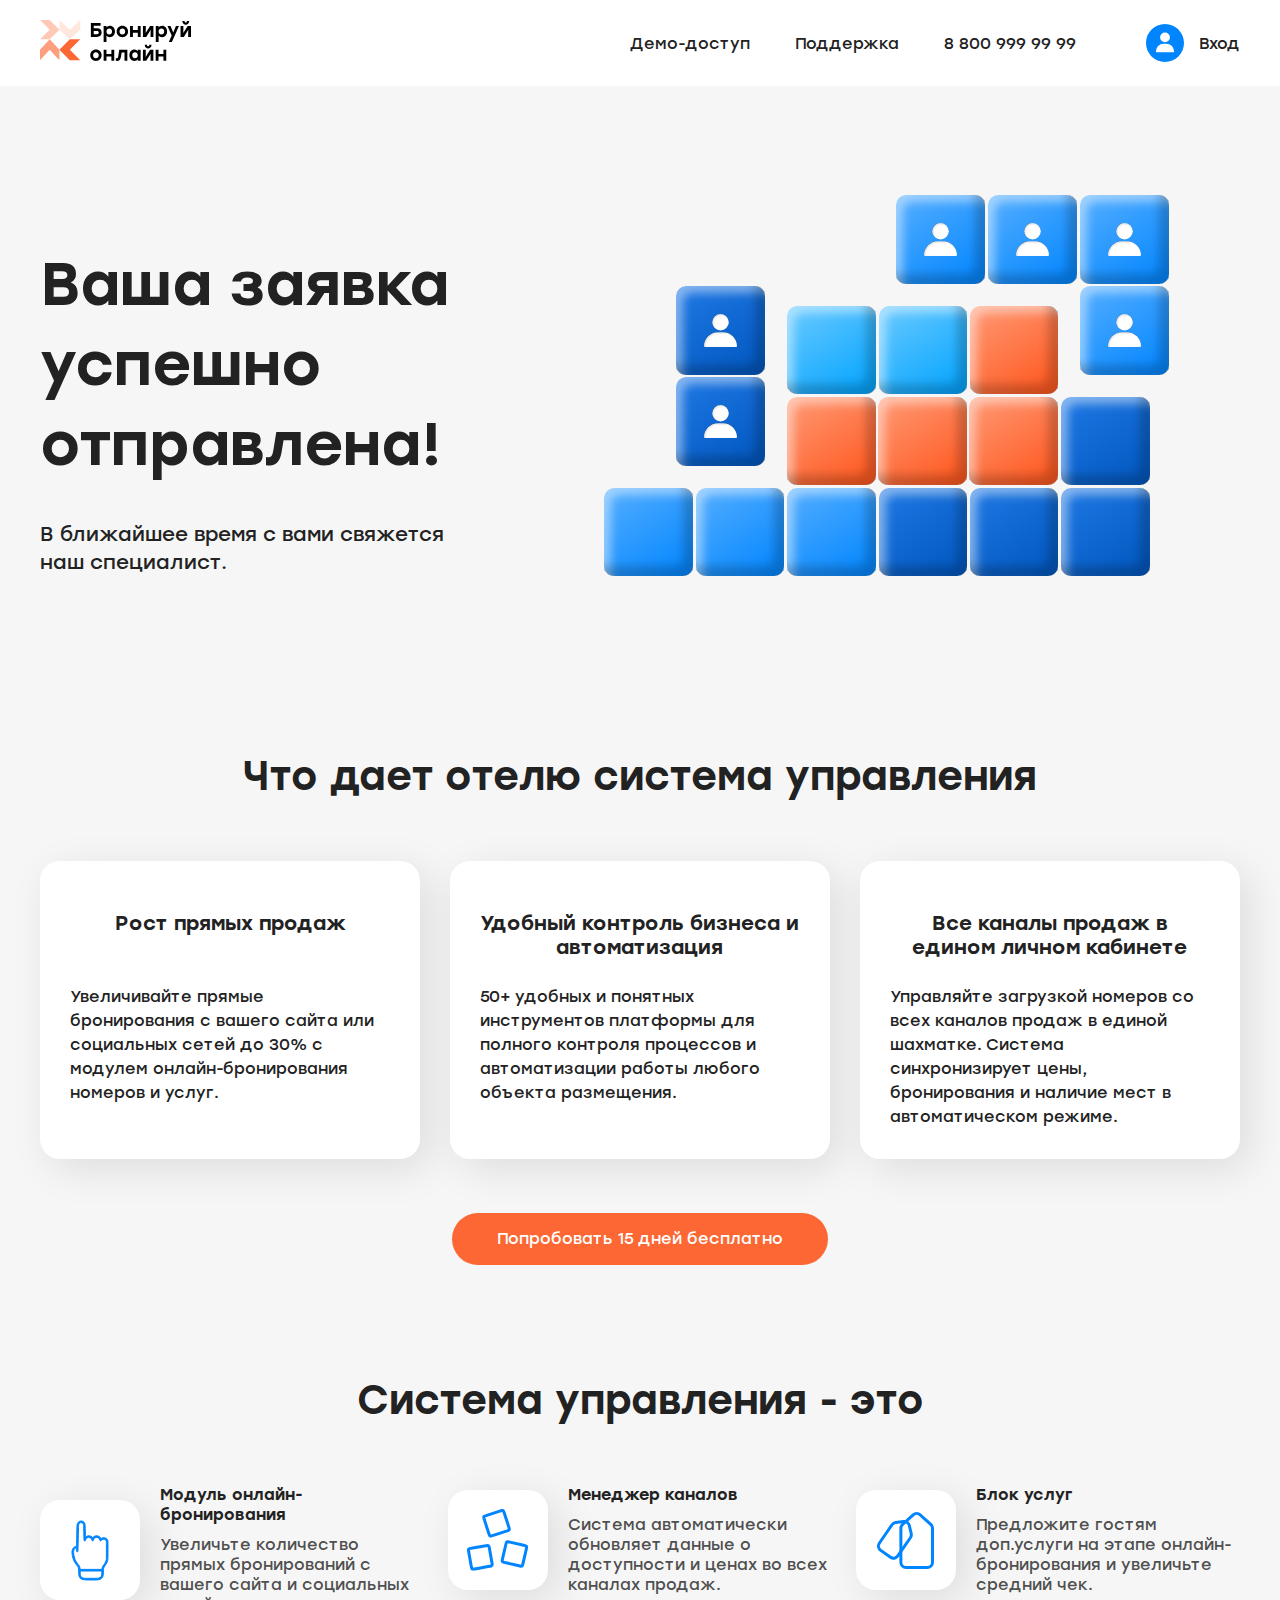
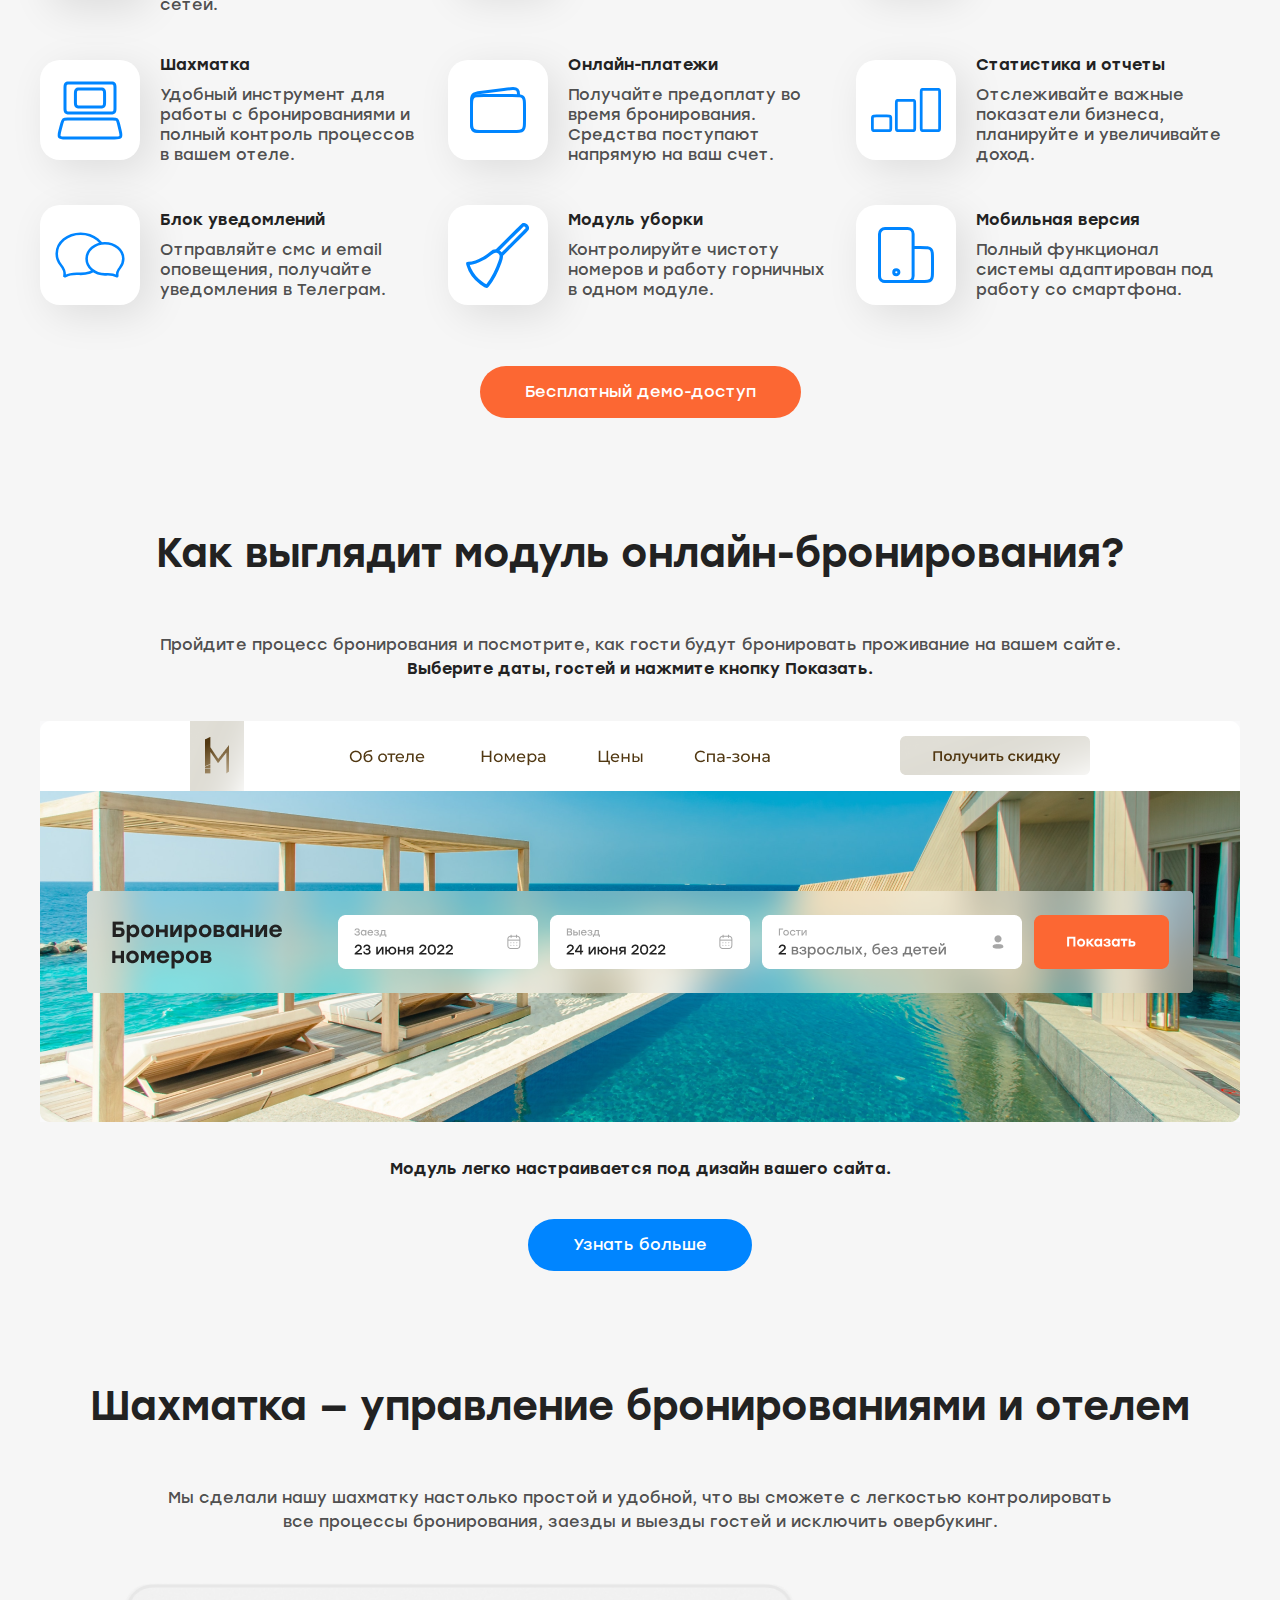
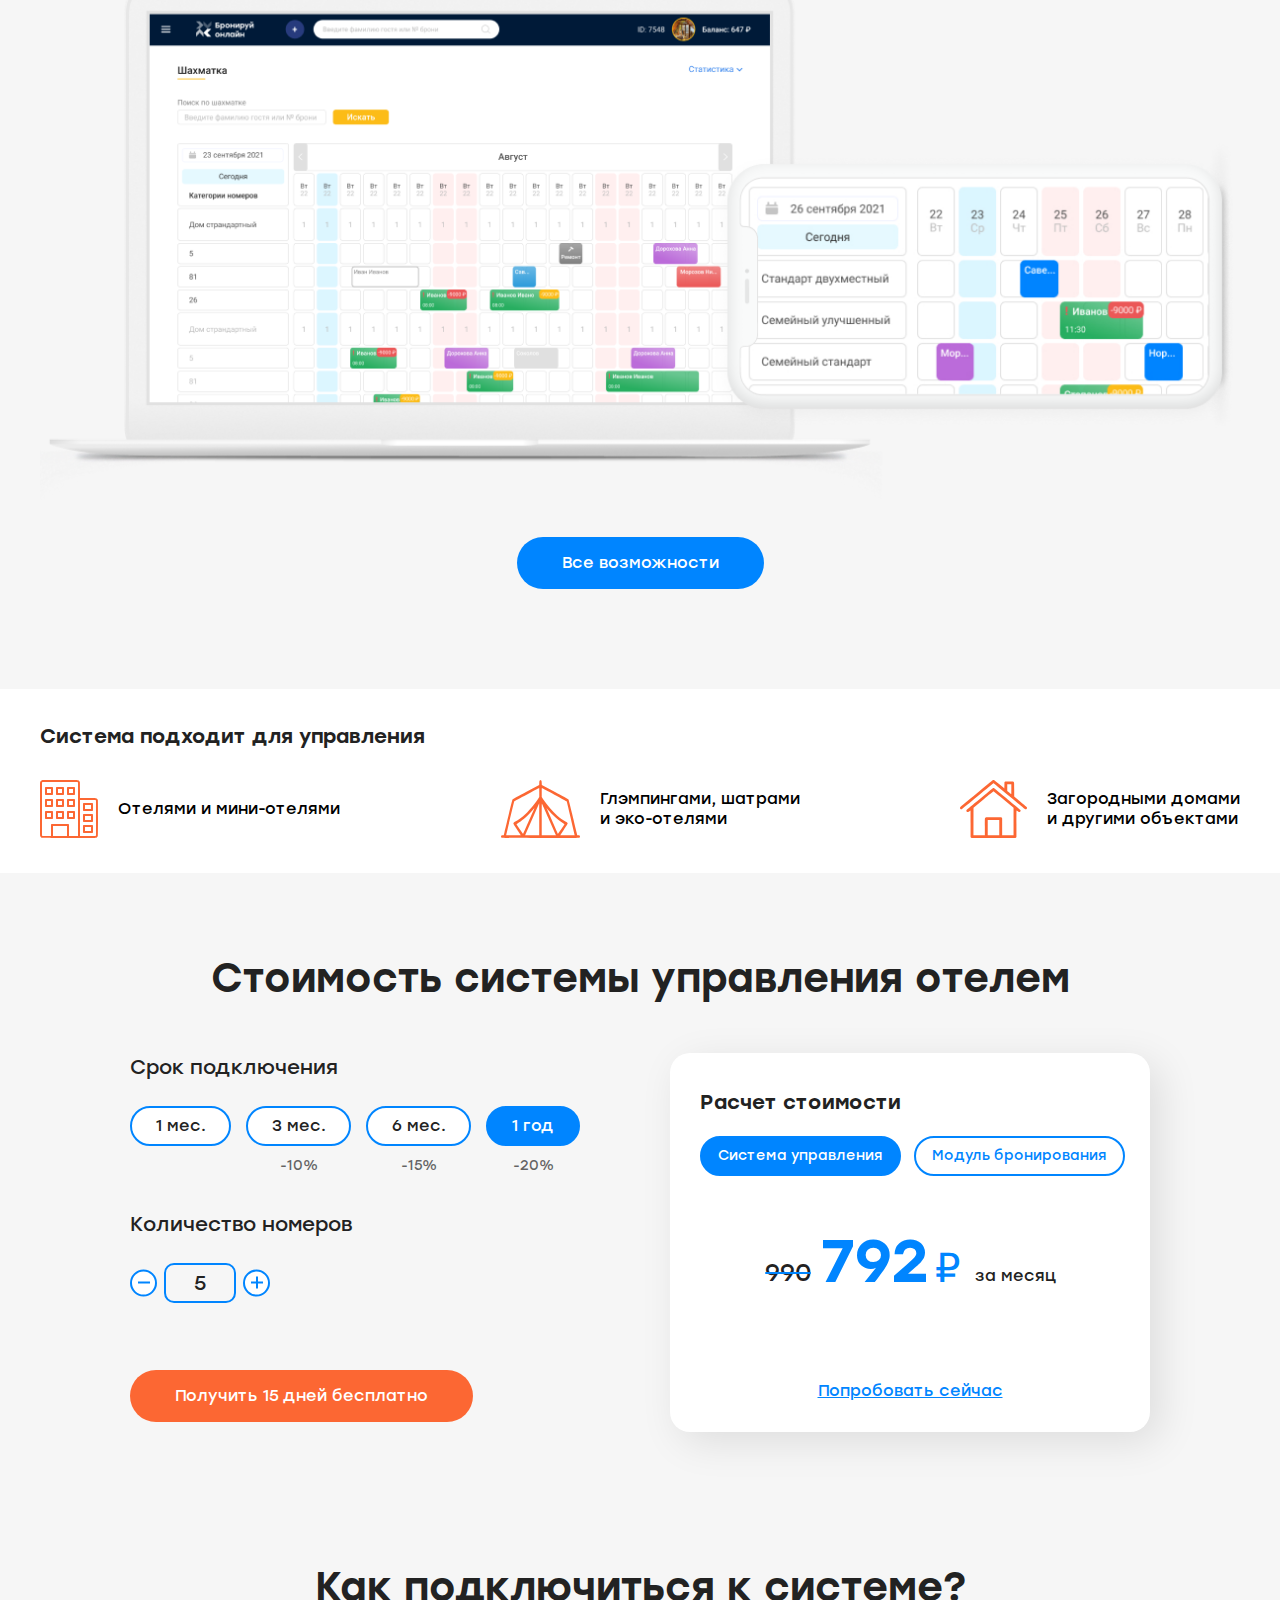
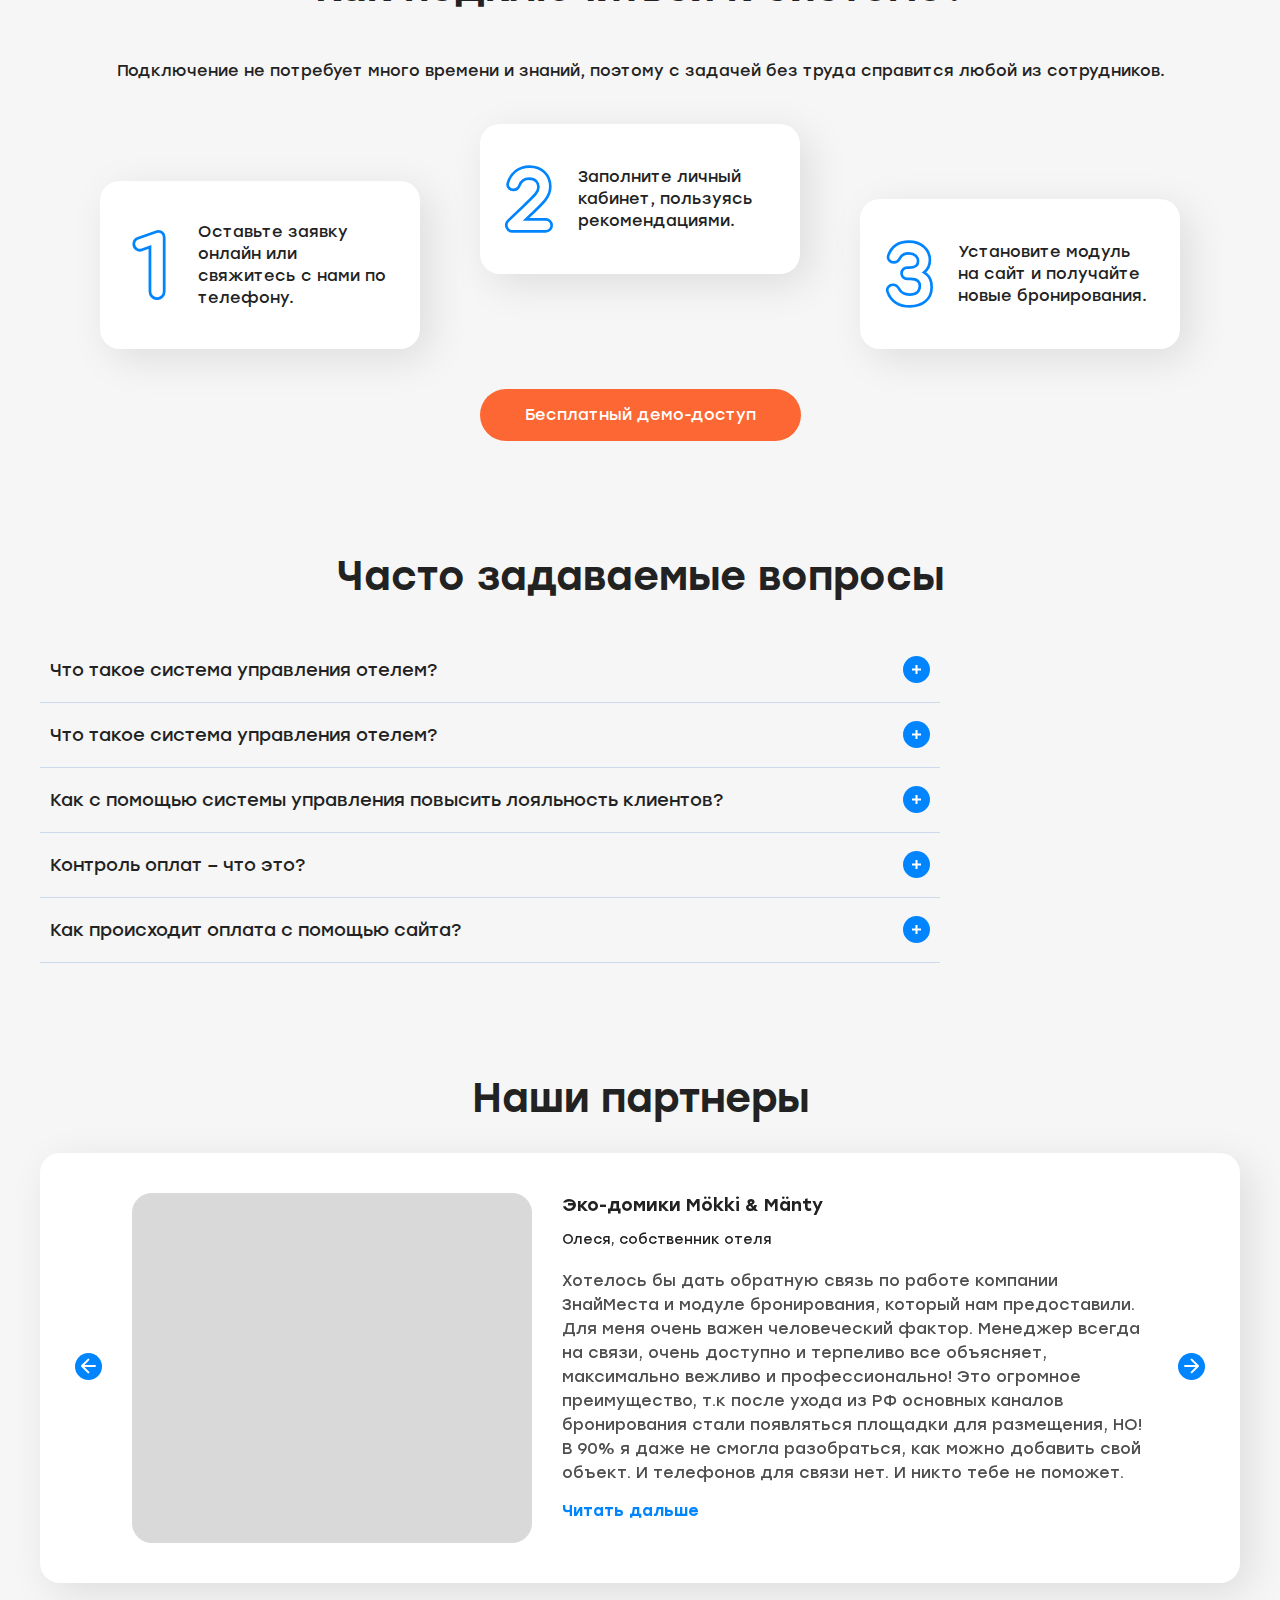
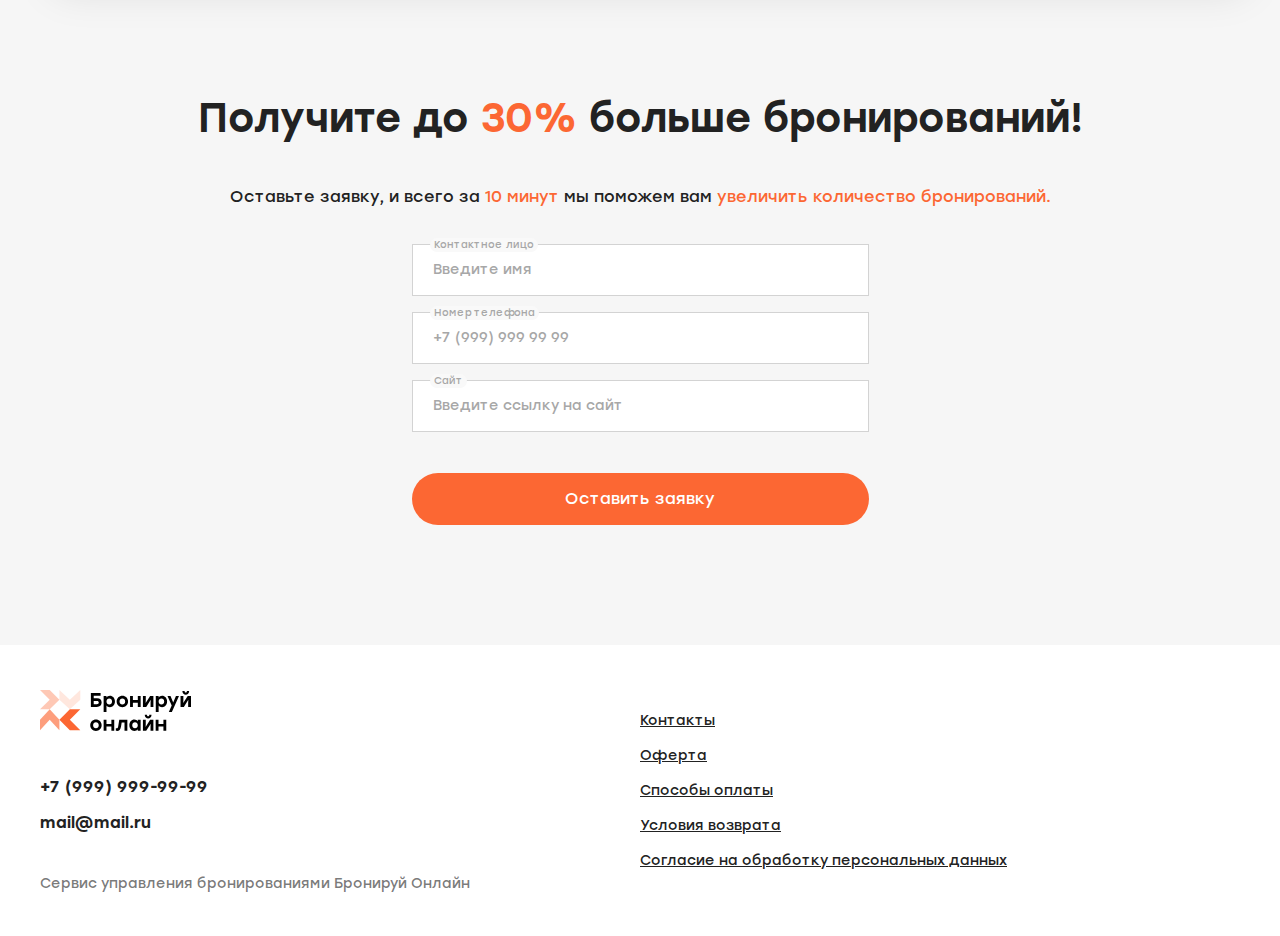
<file: final-page.html>
<!DOCTYPE html>
<html lang="ru">

<head>
	<title>Бронируй онлайн</title>

	<meta charset="UTF-8" />
	<meta http-equiv="X-UA-Compatible" content="IE=edge" />
	<meta name="viewport" content="width=device-width, initial-scale=1, maximum-scale=1" />

	<link rel="stylesheet" href="css/styles.css" />
</head>

<body class="main">
	<header class="header main__header">
		<div class="header__container container">
			<div class="header__logo">
				<a href="/">
					<img src="images/logo.svg" alt="logo-img" />
				</a>
			</div>
			<ul class="header__menu menu-block js-nav-menu">

				<li class="menu-block__link"><a href="#acces-popup" class="js-popup-show">Демо-доступ</a></li>

				<li class="menu-block__link"><a class="js-popup-show" href="#support-popup">Поддержка</a></li>

				<li class="menu-block__link"><a href="tel:8 800 999 99 99">8 800 999 99 99</a></li>
			</ul>
			<a href="#" class="header__user">
				<div class="header__user-icon">
					<svg>
						<use xlink:href="images/sprite-svg.svg#user"></use>
					</svg>
				</div>
				<div class="header__user-title">Вход</div>
			</a>
			<div class="header__burger-menu burger-menu js-burger-menu">
				<span></span>
				<span></span>
				<span></span>
			</div>
		</div>
	</header>
	<section class="main__about about-section about-section--final">
		<div class="about-section__container container">
			<div class="about-section__info">
				<h1 class="about-section__title">
					Ваша заявка успешно отправлена!
				</h1>
				<div class="about-section__desc">В ближайшее время с вами свяжется наш специалист.</div>
			</div>
			<div class="about-section__img">
				<img src="images/about.svg" />
			</div>
		</div>
	</section>
	<section class="main__quality quality-section">
		<div class="quality-section__container container">
			<div class="quality-section__title title-h2">
				Что дает отелю система управления
			</div>
			<div class="quality-section__items row row--stretch row--center">
				<div class="quality-section__item col-4 col-sm-6 col-xs-12">
					<div class="quality-block">
						<div class="quality-block__title title-h4">
							Рост прямых продаж
						</div>
						<div class="quality-block__text">
							Увеличивайте прямые бронирования с вашего сайта или
							социальных сетей до 30% с модулем онлайн-бронирования
							номеров и услуг.
						</div>
					</div>
				</div>

				<div class="quality-section__item col-4 col-sm-6 col-xs-12">
					<div class="quality-block">
						<div class="quality-block__title title-h4">
							Удобный контроль бизнеса и автоматизация
						</div>
						<div class="quality-block__text">
							50+ удобных и понятных инструментов платформы для полного
							контроля процессов и автоматизации работы любого объекта
							размещения.
						</div>
					</div>
				</div>

				<div class="quality-section__item col-4 col-sm-6 col-xs-12">
					<div class="quality-block">
						<div class="quality-block__title title-h4">
							Все каналы продаж в едином личном кабинете
						</div>
						<div class="quality-block__text">
							Управляйте загрузкой номеров со всех каналов продаж в
							единой шахматке. Система синхронизирует цены, бронирования
							и наличие мест в автоматическом режиме.
						</div>
					</div>
				</div>
			</div>
			<div class="quality-section__btn">
				<a href="#acces-popup" class="btn btn--orange js-popup-show">Попробовать 15 дней бесплатно</a>
			</div>
		</div>
	</section>
	<section class="main__system-about system-about-section">
		<div class="system-about-section__container container">
			<div class="system-about-section__title title-h2">
				Система управления - это
			</div>
			<div class="system-about-section__items row">
				<div class="system-about-section__item col-4 col-sm-6 col-xs-12">
					<div class="function-block">
						<div class="function-block__icon">
							<img src="images/system-1.svg" alt="">
						</div>
						<div class="function-block__info">
							<div class="function-block__title title-h4">
								Модуль онлайн-бронирования
							</div>
							<div class="function-block__text">
								Увеличьте количество прямых бронирований с вашего сайта
								и социальных сетей.
							</div>
						</div>
					</div>
				</div>
				<div class="system-about-section__item col-4 col-sm-6 col-xs-12">
					<div class="function-block">
						<div class="function-block__icon">
							<img src="images/system-2.svg" alt="">
						</div>
						<div class="function-block__info">
							<div class="function-block__title title-h4">
								Менеджер каналов
							</div>
							<div class="function-block__text">
								Система автоматически обновляет данные о доступности и
								ценах во всех каналах продаж.
							</div>
						</div>
					</div>
				</div>
				<div class="system-about-section__item col-4 col-sm-6 col-xs-12">
					<div class="function-block">
						<div class="function-block__icon">
							<img src="images/system-3.svg" alt="">
						</div>
						<div class="function-block__info">
							<div class="function-block__title title-h4">
								Блок услуг
							</div>
							<div class="function-block__text">
								Предложите гостям доп.услуги на этапе
								онлайн-бронирования и увеличьте средний чек.
							</div>
						</div>
					</div>
				</div>
				<div class="system-about-section__item col-4 col-sm-6 col-xs-12">
					<div class="function-block">
						<div class="function-block__icon">
							<img src="images/system-4.svg" alt="">
						</div>
						<div class="function-block__info">
							<div class="function-block__title title-h4">Шахматка</div>
							<div class="function-block__text">
								Удобный инструмент для работы с бронированиями и полный
								контроль процессов в вашем отеле.
							</div>
						</div>
					</div>
				</div>
				<div class="system-about-section__item col-4 col-sm-6 col-xs-12">
					<div class="function-block">
						<div class="function-block__icon">
							<img src="images/system-5.svg" alt="">
						</div>
						<div class="function-block__info">
							<div class="function-block__title title-h4">
								Онлайн-платежи
							</div>
							<div class="function-block__text">
								Получайте предоплату во время бронирования. Средства
								поступают напрямую на ваш счет.
							</div>
						</div>
					</div>
				</div>
				<div class="system-about-section__item col-4 col-sm-6 col-xs-12">
					<div class="function-block">
						<div class="function-block__icon">
							<img src="images/system-6.svg" alt="">
						</div>
						<div class="function-block__info">
							<div class="function-block__title title-h4">
								Статистика и отчеты
							</div>
							<div class="function-block__text">
								Отслеживайте важные показатели бизнеса, планируйте и
								увеличивайте доход.
							</div>
						</div>
					</div>
				</div>
				<div class="system-about-section__item col-4 col-sm-6 col-xs-12">
					<div class="function-block">
						<div class="function-block__icon">
							<img src="images/system-7.svg" alt="">
						</div>
						<div class="function-block__info">
							<div class="function-block__title title-h4">
								Блок уведомлений
							</div>
							<div class="function-block__text">
								Отправляйте смс и email оповещения, получайте
								уведомления в Телеграм.
							</div>
						</div>
					</div>
				</div>
				<div class="system-about-section__item col-4 col-sm-6 col-xs-12">
					<div class="function-block">
						<div class="function-block__icon">
							<img src="images/system-8.svg" alt="">
						</div>
						<div class="function-block__info">
							<div class="function-block__title title-h4">
								Модуль уборки
							</div>
							<div class="function-block__text">
								Контролируйте чистоту номеров и работу горничных в одном
								модуле.
							</div>
						</div>
					</div>
				</div>
				<div class="system-about-section__item col-4 col-sm-6 col-xs-12">
					<div class="function-block">
						<div class="function-block__icon">
							<img src="images/system-9.svg" alt="">
						</div>
						<div class="function-block__info">
							<div class="function-block__title title-h4">
								Мобильная версия
							</div>
							<div class="function-block__text">
								Полный функционал системы адаптирован под работу со
								смартфона.
							</div>
						</div>
					</div>
				</div>
			</div>
			<div class="system-about-section__btn">
				<a href="#acces-popup" class="btn btn--orange js-popup-show">Бесплатный демо-доступ</a>
			</div>
		</div>
	</section>
	<section class="main__info info-section">
		<div class="info-section__container container">
			<div class="info-section__title title-h2">
				Как выглядит модуль онлайн-бронирования?
			</div>
			<div class="info-section__subtitle">
				Пройдите процесс бронирования и посмотрите, как гости будут
				бронировать проживание на вашем сайте.<br>
				<span>Выберите даты, гостей и нажмите кнопку Показать.</span>
			</div>
			<div class="info-section__img">
				<picture>
					<source media="(max-width: 998px)" srcset="images/info-sm.png">
					<img src="images/info.png" alt="" />
				</picture>
			</div>
			<div class="info-section__text">
				Модуль легко настраивается под дизайн вашего сайта.
			</div>
			<div class="info-section__btn">
				<a href="#" class="btn btn--blue">Узнать больше</a>
			</div>
		</div>
	</section>
	<section class="main__info info-section info-section--2">
		<div class="info-section__container container">
			<div class="info-section__title title-h2">
				Шахматка — управление бронированиями и отелем
			</div>
			<div class="info-section__subtitle">
				Мы сделали нашу шахматку настолько простой и удобной, что вы сможете с легкостью контролировать все
				процессы бронирования, заезды и выезды гостей и исключить овербукинг.
			</div>
			<div class="info-section__img">
				<!-- <img src="images/macbook.svg" alt="" class="info-section__img-laptop">
				<img src="images/phone.svg" alt="" class="info-section__img-phone"> -->
				<img src="images/info-section-img.png" alt="">
			</div>
			<div class="info-section__btn">
				<a href="#" class="btn btn--blue">Все возможности</a>
			</div>
		</div>
	</section>
	<section class="main__banner banner-section">
		<div class="banner-section__container container">
			<div class="banner-section__title title-h4">Система подходит для управления</div>
			<div class="banner-section__wrapper">
				<div class="banner-section__items">
					<div class="banner-section__item">
						<div class="banner-section__icon">
							<svg>
								<use xlink:href="images/sprite-svg.svg#banner-item-1"></use>
							</svg>
						</div>
						<div class="banner-section__text">Отелями<br class="hidden visible-sm"> и мини-отелями</div>
					</div>

					<div class="banner-section__item">
						<div class="banner-section__icon banner-section__icon--2">
							<svg>
								<use xlink:href="images/sprite-svg.svg#banner-item-2"></use>
							</svg>
						</div>
						<div class="banner-section__text">Глэмпингами, шатрами<br> и эко-отелями</div>
					</div>

					<div class="banner-section__item">
						<div class="banner-section__icon banner-section__icon--3">
							<svg>
								<use xlink:href="images/sprite-svg.svg#banner-item-3"></use>
							</svg>
						</div>
						<div class="banner-section__text">Загородными домами<br> и другими объектами</div>
					</div>
				</div>
			</div>
		</div>
	</section>

	<section class="calc-section">
		<div class="container">
			<h3 class="calc-section__title title-h2">Стоимость системы управления отелем</h3>
			<div class="calc-block">
				<div class="calc-block__row">
					<div class="calc-block__left">
						<div class="calc-block__input">
							<div class="calc-block__label">Срок подключения</div>
							<div class="calc-block__tabs js-tabs-scroll">
								<div class="calc-block__tabs-item">
									<div class="radiobox radiobox--btn"><input class="js-calc-sale-radio" type="radio"
											name="sale" id="sale-1" value="0"><label for="sale-1">1
											мес.</label></div>
								</div>
								<div class="calc-block__tabs-item">
									<div class="radiobox radiobox--btn"><input class="js-calc-sale-radio" type="radio"
											name="sale" id="sale-2" value="10"><label for="sale-2"> 3
											мес.</label></div>
									<div class="calc-block__tabs-label">-10%</div>
								</div>
								<div class="calc-block__tabs-item hidden-xs">
									<div class="radiobox radiobox--btn"><input class="js-calc-sale-radio" type="radio"
											name="sale" id="sale-3" value="15"><label for="sale-3">6
											мес.</label></div>
									<div class="calc-block__tabs-label">-15%</div>
								</div>
								<div class="calc-block__tabs-item">
									<div class="radiobox radiobox--btn"><input class="js-calc-sale-radio" type="radio"
											name="sale" id="sale-4" value="20" checked><label for="sale-4">1 год</label>
									</div>
									<div class="calc-block__tabs-label">-20%</div>
								</div>
							</div>
						</div>

						<div class="calc-block__input">
							<div class="calc-block__label">Количество номеров</div>
							<div class="count-block">
								<a href="#" class="count-block__minus js-count-minus"></a>
								<input type="text" value="5" class="count-block__input js-calc-count-input">
								<a href="#" class="count-block__plus js-count-plus"></a>
							</div>
						</div>

						<div class="calc-block__desc">
							<a href="#acces-popup" class="btn btn--orange js-popup-show">Получить 15 дней бесплатно</a>
						</div>
					</div>
					<div class="calc-block__right">
						<div class="calc-block__wrapper tabs">
							<div class="calc-block__wrapper-title">Расчет стоимости</div>
							<div class="calc-block__wrapper-tabs tabs__nav">
								<div class="tabs__nav-item is-active"><a class="js-tab-nav" href="#sale-tab-1">Система
										управления</a>
								</div>
								<div class="tabs__nav-item"><a class="js-tab-nav" href="#sale-tab-2">Модуль
										бронирования</a></div>
							</div>
							<div class="calc-block__wrapper-body tabs__body is-active" id="sale-tab-1">
								<div class="calc-block__result">
									<div class="calc-block__result-sale"><span class="js-sale-value"></span></div>
									<div class="calc-block__result-price"><span class="js-price-value"></span>₽
									</div>
									<div class="calc-block__result-label">за месяц</div>
								</div>
							</div>
							<div class="calc-block__wrapper-body tabs__body" id="sale-tab-2">
								<div class="calc-block__result">
									<div class="calc-block__result-sale calc-block__result-sale--procent"><span
											class=" is-active">
											2%</span></div>
									<div class="calc-block__result-price calc-block__result-price--procent">
										<span>1%</span>
									</div>
								</div>
								<div class="calc-block__wrapper-desc">При подключении модуля до 31.05.2022 плата за
									использование составит 1% от бронирования. Акция действует до 31.08.2022.</div>
							</div>
							<div class="calc-block__wrapper-bottom"><a href="#acces-popup" class="js-popup-show">Попробовать
									сейчас</a></div>
						</div>

						<div class="calc-block__desc calc-block__desc--xs">
							<a href="#acces-popup" class="btn btn--orange js-popup-show">Получить 15 дней бесплатно</a>
						</div>
					</div>
				</div>
			</div>
		</div>
	</section>

	<section class="main__connect connect-section">
		<div class="connect-section__container container">
			<div class="connect-section__title title-h2">Как подключиться к системе?</div>
			<div class="connect-section__subtitle">Подключение не потребует много времени и знаний, поэтому с задачей
				без труда справится любой из сотрудников. </div>
			<div class="connect-section__items row row--stretch row--center">
				<div class="connect-section__item col-4 col-sm-6 col-xs-12">
					<div class="step-block">
						<div class="step-block__icon">
							<svg>
								<use xlink:href="images/sprite-svg.svg#step-1"></use>
							</svg>
						</div>
						<div class="step-block__text">Оставьте заявку онлайн или свяжитесь с нами по телефону.</div>
					</div>
				</div>

				<div class="connect-section__item col-4 col-sm-6 col-xs-12">
					<div class="step-block">
						<div class="step-block__icon">
							<svg>
								<use xlink:href="images/sprite-svg.svg#step-2"></use>
							</svg>
						</div>
						<div class="step-block__text">Заполните личный кабинет, пользуясь рекомендациями.</div>
					</div>
				</div>

				<div class="connect-section__item col-4 col-sm-6 col-xs-12">
					<div class="step-block">
						<div class="step-block__icon">
							<svg>
								<use xlink:href="images/sprite-svg.svg#step-3"></use>
							</svg>
						</div>
						<div class="step-block__text">Установите модуль<br> на сайт и получайте новые бронирования.
						</div>
					</div>
				</div>
			</div>
			<div class="connect-section__btn">
				<a href="#acces-popup" class="btn btn--orange js-popup-show">Бесплатный демо-доступ</a>
			</div>
		</div>
	</section>
	<section class="main__questions questions-section">
		<div class="questions-section__container container">
			<div class="questions-section__title title-h2">Часто задаваемые вопросы</div>

			<div class="questions-section__accardion accardion-block">

				<div class="accardion-block__head js-accardion-toggle">
					<div class="accardion-block__title">Что такое система управления отелем?</div>
					<div class="accardion-block__arrow">
						<svg>
							<use xlink:href="images/sprite-svg.svg#plus">
						</svg>
					</div>
				</div>
				<div class="accardion-block__body js-accardion-body">
					<p>Инструмент менеджер каналов автоматически обновляет
						бронирование номеров, исключая перебронирования, а с помощью удобной шахматки вы сможете
						контролировать загрузку в вашем комплексе.</p>
					<p>Инструмент менеджер каналов автоматически обновляет
						бронирование номеров, исключая перебронирования, а с помощью удобной шахматки вы сможете
						контролировать загрузку в вашем комплексе.</p>
					<p>Инструмент менеджер каналов автоматически обновляет
						бронирование номеров, исключая перебронирования, а с помощью удобной шахматки вы сможете
						контролировать загрузку в вашем комплексе.</p>
				</div>

				<div class="accardion-block__head js-accardion-toggle">
					<div class="accardion-block__title">Что такое система управления отелем?</div>
					<div class="accardion-block__arrow">
						<svg>
							<use xlink:href="images/sprite-svg.svg#plus">
						</svg>
					</div>
				</div>
				<div class="accardion-block__body js-accardion-body">
					<p>Инструмент менеджер каналов автоматически обновляет
						бронирование номеров, исключая перебронирования, а с помощью удобной шахматки вы сможете
						контролировать загрузку в вашем комплексе.</p>
				</div>

				<div class="accardion-block__head js-accardion-toggle">
					<div class="accardion-block__title">Как с помощью системы управления повысить лояльность
						клиентов?</div>
					<div class="accardion-block__arrow">
						<svg>
							<use xlink:href="images/sprite-svg.svg#plus">
						</svg>
					</div>
				</div>
				<div class="accardion-block__body js-accardion-body">
					<p>Инструмент менеджер каналов автоматически обновляет
						бронирование номеров, исключая перебронирования, а с помощью удобной шахматки вы сможете
						контролировать загрузку в вашем комплексе.</p>
				</div>

				<div class="accardion-block__head js-accardion-toggle">
					<div class="accardion-block__title">Контроль оплат – что это?</div>
					<div class="accardion-block__arrow">
						<svg>
							<use xlink:href="images/sprite-svg.svg#plus">
						</svg>
					</div>
				</div>
				<div class="accardion-block__body js-accardion-body">
					<p>Инструмент менеджер каналов автоматически обновляет
						бронирование номеров, исключая перебронирования, а с помощью удобной шахматки вы сможете
						контролировать загрузку в вашем комплексе.</p>
				</div>

				<div class="accardion-block__head js-accardion-toggle">
					<div class="accardion-block__title">Как происходит оплата с помощью сайта?</div>
					<div class="accardion-block__arrow">
						<svg>
							<use xlink:href="images/sprite-svg.svg#plus">
						</svg>
					</div>
				</div>
				<div class="accardion-block__body js-accardion-body">
					<p>Инструмент менеджер каналов автоматически обновляет
						бронирование номеров, исключая перебронирования, а с помощью удобной шахматки вы сможете
						контролировать загрузку в вашем комплексе.</p>
				</div>
			</div>

		</div>
	</section>
	<section class="main__partners partners-section">
		<div class="partners-section__contaienr container">
			<div class="partners-section__title title-h2">Наши партнеры</div>
			<div class="partners-section__slider">
				<div class="js-comments-slider">
					<div class="partners-section__slide ">
						<div class="comment-block">
							<div class="comment-block__img">
								<img src="images/comment.jpg" alt="">
							</div>
							<div class="comment-block__info ">
								<div class="comment-block__title">Эко-домики Mökki & Mänty</div>
								<div class="comment-block__name">Олеся, собственник отеля</div>
								<div class="comment-block__text js-wrap-text">
									Хотелось бы дать обратную связь по работе компании ЗнайМеста и модуле бронирования,
									который нам предоставили.
									Для меня очень важен человеческий фактор. Менеджер всегда
									на связи, очень доступно и терпеливо все объясняет, максимально вежливо и
									профессионально! Это огромное преимущество, т.к после ухода из РФ основных каналов
									бронирования стали появляться площадки для размещения,
									НО! В 90% я даже не смогла разобраться, как можно добавить свой объект. И телефонов
									для связи нет. И никто тебе не поможет.
									Стоимость услуг и условия очень комфортные. Гость оплачивает напрямую и комиссия
									минимальная.
									Есть площадки, которые берут 20-30% и выплаты только через месяц. Максимально
									неудобно и невыгодно.
									Я полностью довольна сервисом и рекомендую коллегам!
								</div>
								<div class="comment-block__link js-more-text">Читать дальше</div>
							</div>
						</div>
					</div>

					<div class="partners-section__slide ">
						<div class="comment-block">
							<div class="comment-block__img">
								<img src="images/comment.jpg" alt="">
							</div>
							<div class="comment-block__info ">
								<div class="comment-block__title">Эко-домики Mökki & Mänty</div>
								<div class="comment-block__name">Олеся, собственник отеля</div>
								<div class="comment-block__text js-wrap-text">
									Хотелось бы дать обратную связь по работе компании ЗнайМеста и модуле бронирования,
									который нам предоставили.
									Для меня очень важен человеческий фактор. Менеджер всегда
									на связи, очень доступно и терпеливо все объясняет, максимально вежливо и
									профессионально! Это огромное преимущество, т.к после ухода из РФ основных каналов
									бронирования стали появляться площадки для размещения,
									НО! В 90% я даже не смогла разобраться, как можно добавить свой объект. И телефонов
									для связи нет. И никто тебе не поможет.
									Стоимость услуг и условия очень комфортные. Гость оплачивает напрямую и комиссия
									минимальная.
									Есть площадки, которые берут 20-30% и выплаты только через месяц. Максимально
									неудобно и невыгодно.
									Я полностью довольна сервисом и рекомендую коллегам!
								</div>
								<div class="comment-block__link js-more-text">Читать дальше</div>
							</div>
						</div>
					</div>
				</div>
			</div>
		</div>
	</section>
	<section class="main__request request-section">
		<div class="request-section__container container">
			<div class="request-section__title title-h2">Получите до <span>30%</span> больше бронирований!</div>
			<div class="request-section__subtitle">Оставьте заявку, и всего за <span>10 минут</span> мы поможем вам
				<span>увеличить количество бронирований.</span>
			</div>
			<form action="" class="request-section__form form-block">
				<div class="form-block__input form-group">
					<span class="form-group__label">Контактное лицо</span>
					<input type="text" class="form-control form-block__input js-required" placeholder="Введите имя"
						name="name" required>
				</div>
				<div class="form-block__input form-group">
					<span class="form-group__label">Номер телефона</span>
					<input type="tel" class="form-control js-required" placeholder="+7 (999) 999 99 99" name="phone"
						required>
				</div>
				<div class="form-block__input form-group">
					<span class="form-group__label">Сайт</span>
					<input type="text" class="form-control js-required" placeholder="Введите ссылку на сайт" name="site"
						required>
				</div>
				<div class="form-block__btn">
					<button data-href="#acces-send" type="submit" class="btn btn--orange js-submit">Оставить
						заявку</button>
				</div>
			</form>
		</div>
	</section>

	<footer class="main__footer footer">
		<div class="footer__container container">
			<div class="footer__info">
				<a href="/" class="footer__logo">
					<img src="images//logo.svg" alt="logo">
				</a>
				<a href="tel:+7 (999) 999-99-99" class="footer__item">+7 (999) 999-99-99</a>
				<a href="mailto::mail@mail.ru" class="footer__item">mail@mail.ru</a>
				<div class="footer__about">Сервис управления бронированиями Бронируй Онлайн</div>
			</div>
			<div class="footer__links">
				<a href="#" class="footer__link">Контакты</a>
				<a href="#" class="footer__link">Оферта</a>
				<a href="#" class="footer__link">Способы оплаты</a>
				<a href="#" class="footer__link">Условия возврата</a>
				<a href="#" class="footer__link">Согласие на обработку персональных данных</a>
			</div>
		</div>
	</footer>

	<div class="popup" id="acces-popup">
		<div class="popup__overflow js-popup-hide"></div>
		<div class="popup__wrapper"><a class="popup__close js-popup-hide">
				<svg class="icon icon_close">
					<use xlink:href="images/sprite-svg.svg#close"></use>
				</svg></a>
			<div class="popup__title">Доступ на 15 дней бесплатно!</div>
			<div class="popup__subtitle">Заполните форму ниже и получите доступ к полному функционалу облачной системы
			</div>
			<form action="" class="popup__form form-block form-block--popup-mod">
				<div class="form-block__wrap">
					<div class="form-block__input form-group">
						<span class="form-group__label form-group__label--white">Контактное лицо</span>
						<input type="text" class="form-control form-block__input js-required" placeholder="Введите имя"
							name="name" required>
					</div>
					<div class="form-block__input form-group">
						<span class="form-group__label form-group__label--white">Номер телефона</span>
						<input type="tel" class="form-control js-required" placeholder="+7 (999) 999 99 99" name="phone"
							required>
					</div>
					<div class="form-block__input form-group">
						<span class="form-group__label form-group__label--white">Сайт</span>
						<input type="text" class="form-control js-required" placeholder="Введите ссылку на сайт" name="site"
							required>
					</div>
				</div>
				<div class="form-block__btn">
					<!-- <a href="#acces-send" class="btn btn--orange js-popup-show">Оставить заявку</a> -->
					<button data-href="#acces-send" class="btn btn--orange js-submit" type="submit">Оставить
						заявку</button>
				</div>
			</form>
		</div>
	</div>

	<div class="popup popup--send" id="acces-send">
		<div class="popup__overflow js-popup-hide"></div>
		<div class="popup__wrapper"><a class="popup__close js-popup-hide">
				<svg class="icon icon_close">
					<use xlink:href="images/sprite-svg.svg#close"></use>
				</svg></a>
			<div class="popup__title">Ваша заявка успешно отправлена!</div>
			<div class="popup__subtitle">В ближайшее время с вами свяжется наш специалист, чтобы обсудить детали.</div>
			<div class="popup__btn">
				<a href="#" class="btn btn--orange js-popup-hide">Отлично</a>
			</div>
		</div>
	</div>

	<div class="popup" id="support-popup">
		<div class="popup__overflow js-popup-hide"></div>
		<div class="popup__wrapper"><a class="popup__close js-popup-hide">
				<svg class="icon icon_close">
					<use xlink:href="images/sprite-svg.svg#close"></use>
				</svg></a>
			<div class="popup__title">Поддержка</div>
			<div class="popup__subtitle">Вы можете отправить нам сообщение, и мы обязательно с вами свяжемся.</div>
			<form action="" class="popup__form form-block form-block--popup-mod">
				<div class="form-block__wrap">
					<div class="form-block__input form-group">
						<span class="form-group__label form-group__label--white">Контактное лицо</span>
						<input type="text" class="form-control form-block__input js-required" placeholder="Введите имя"
							name="name" required>
					</div>
					<div class="form-block__input form-group">
						<span class="form-group__label form-group__label--white">Номер телефона</span>
						<input type="tel" class="form-control js-required" placeholder="+7 (999) 999 99 99" name="phone"
							required>
					</div>
					<div class="form-block__input form-group">
						<span class="form-group__label form-group__label--white">Сообщение</span>
						<input type="text" class="form-control js-required" placeholder="Введите сообщение" name="site"
							required>
					</div>
				</div>
				<div class="form-block__btn">
					<!-- <a href="#acces-send" class="btn btn--orange js-popup-show">Оставить заявку</a> -->
					<button type="submit" data-href="#acces-send" class="btn btn--orange js-submit">Оставить
						заявку</button>
				</div>
			</form>
		</div>
	</div>

	<script src="js/script.js"></script>
</body>

</html>
</file>
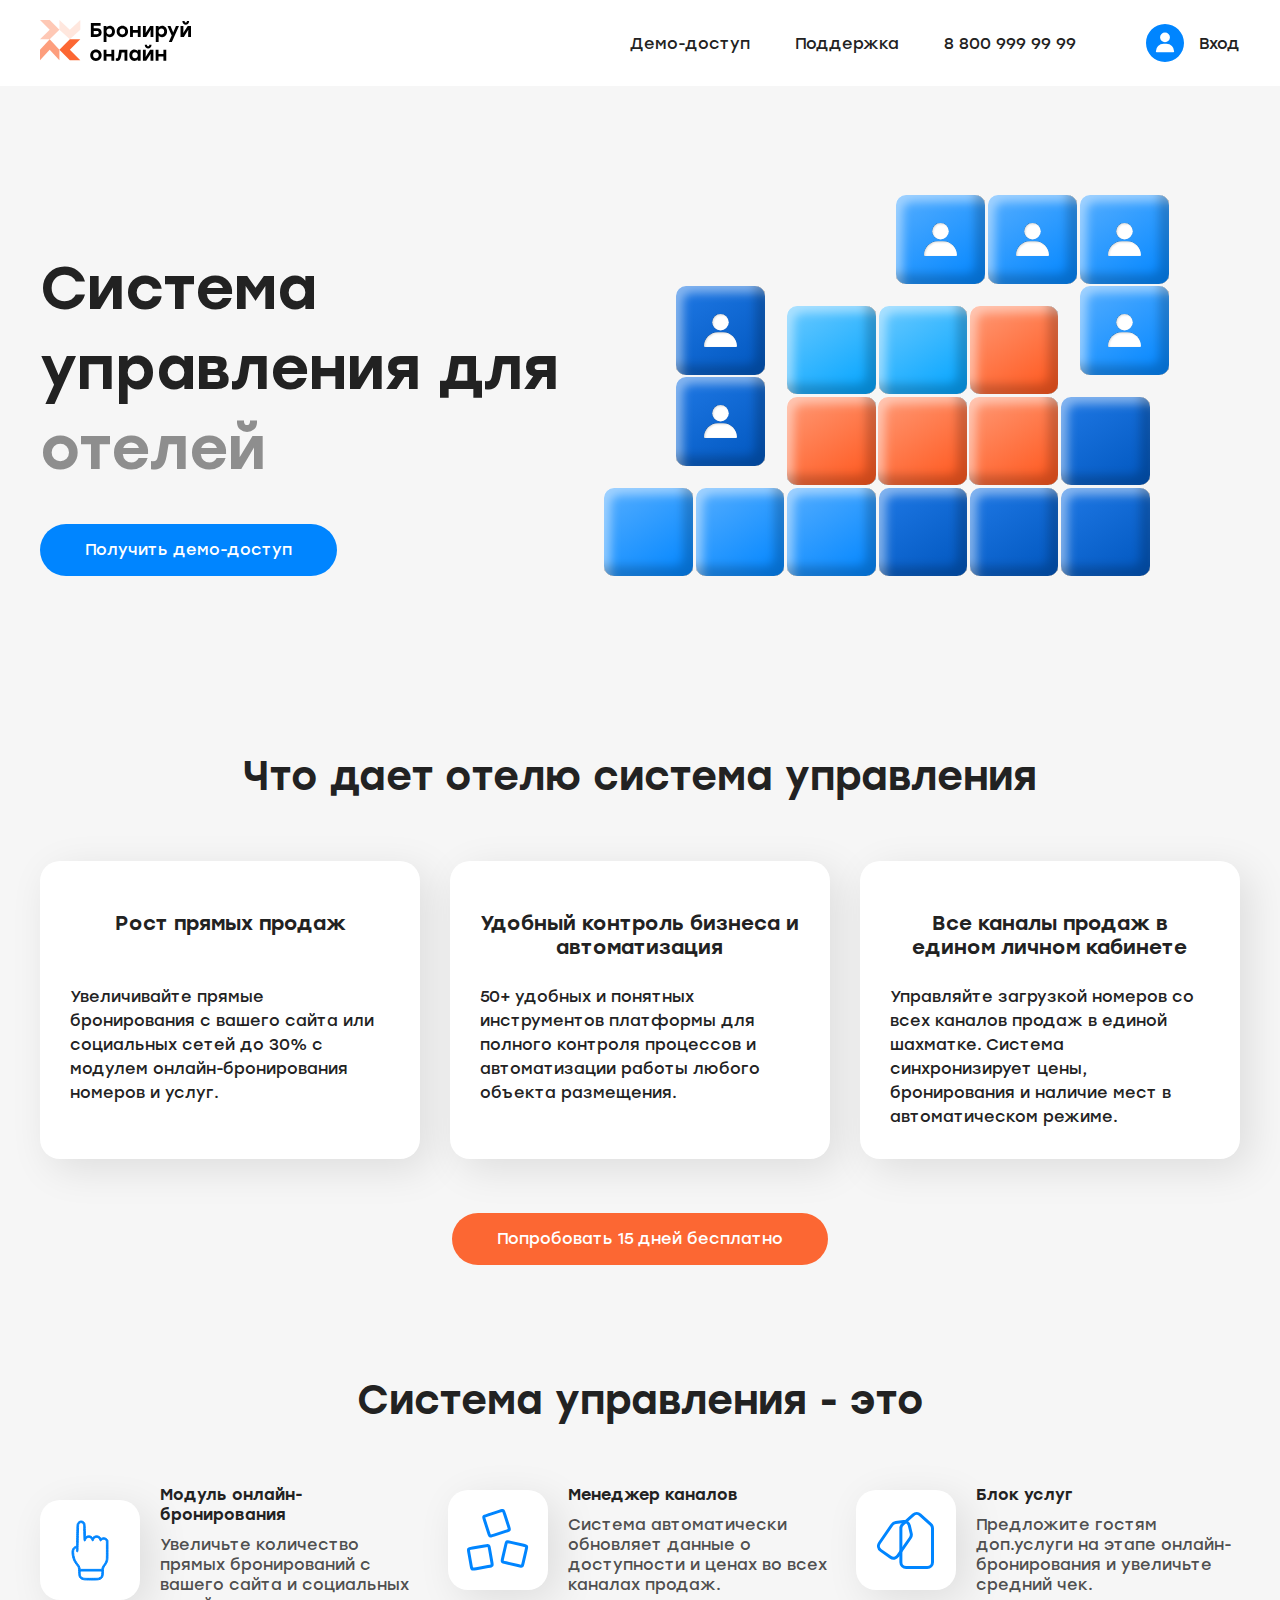
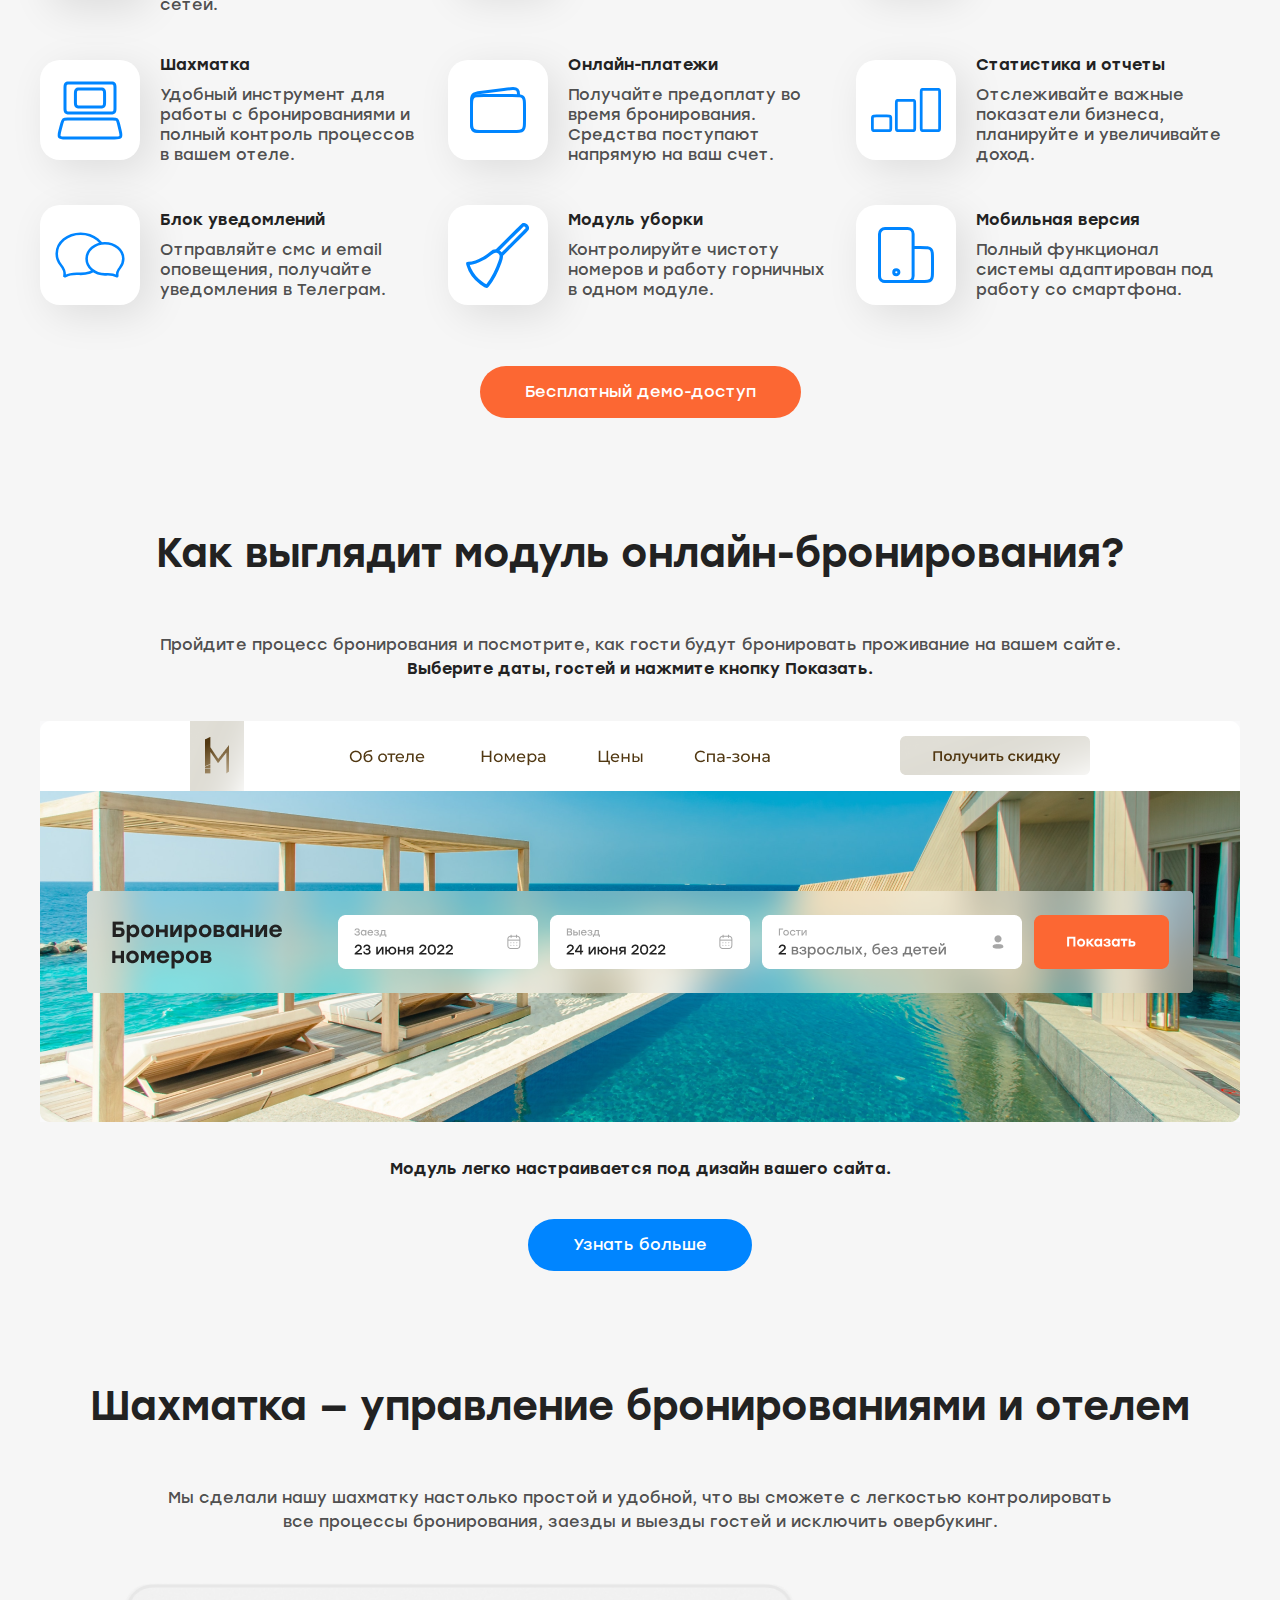
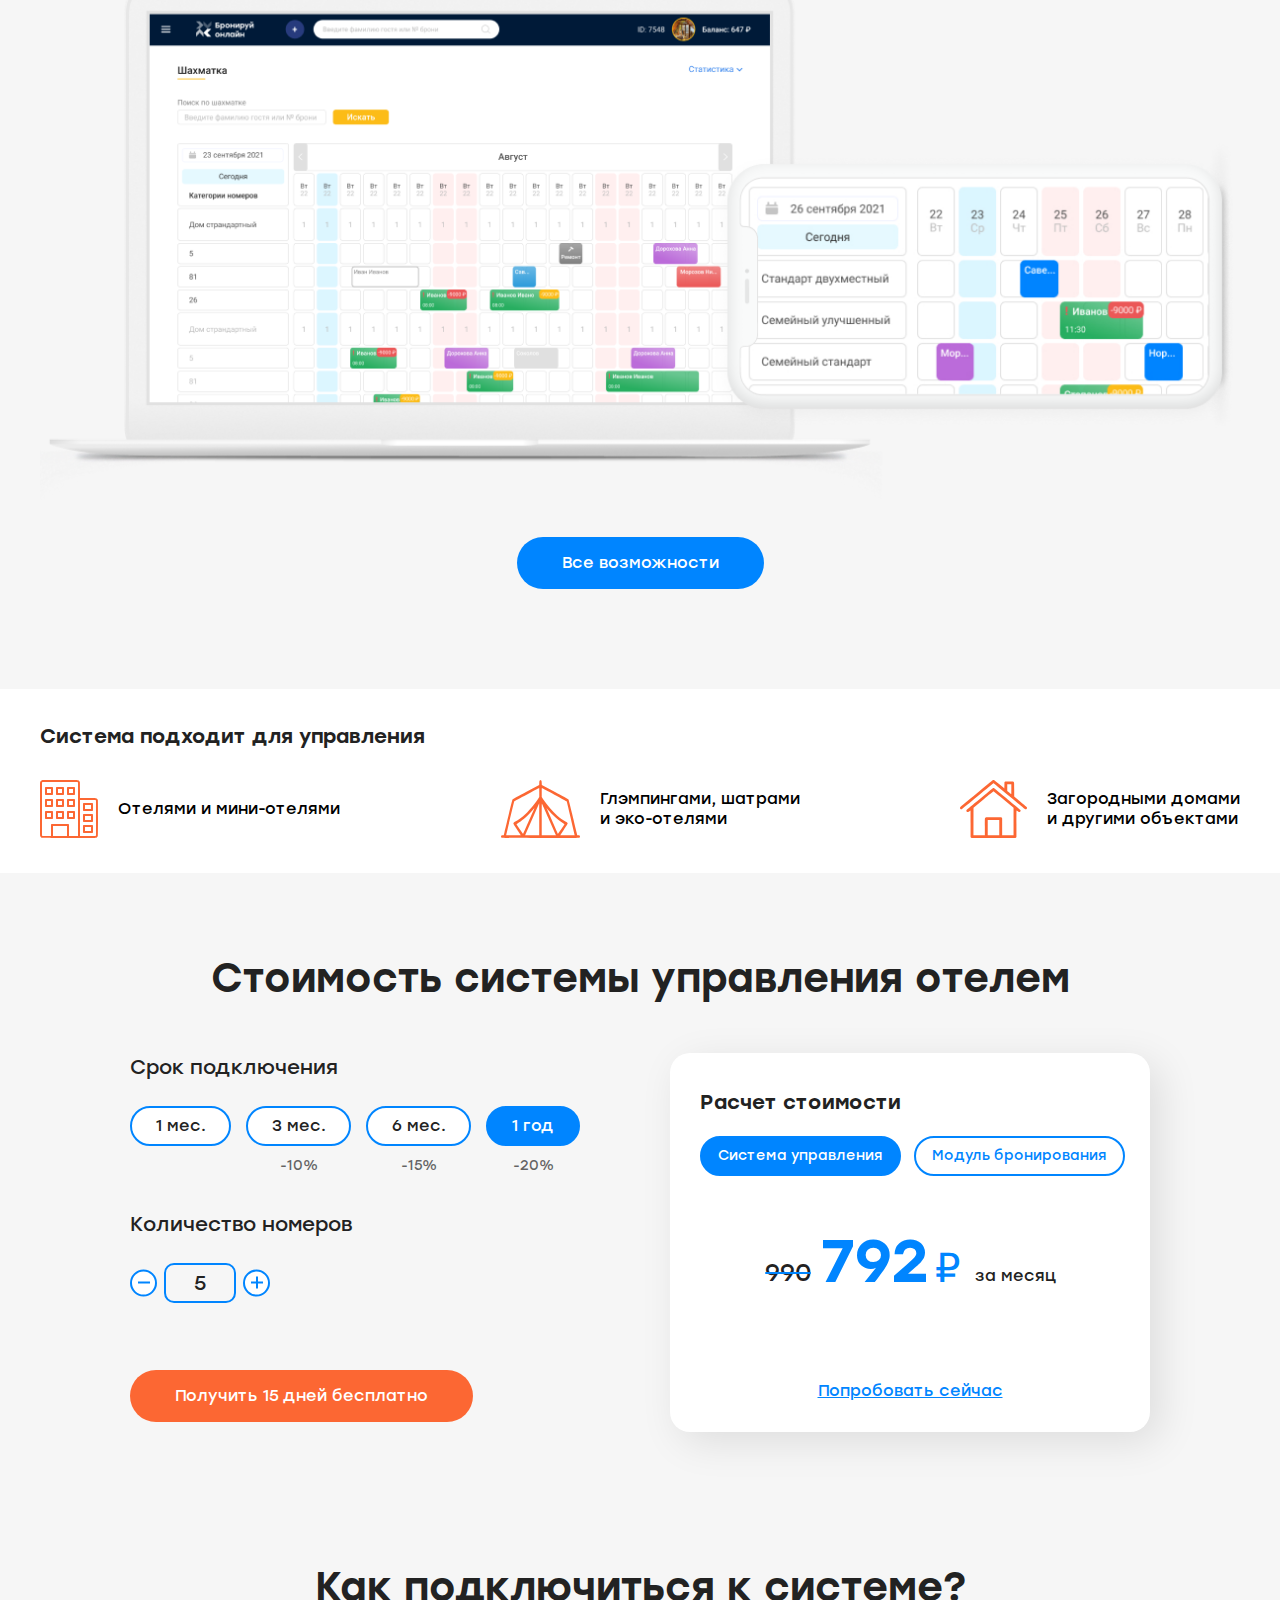
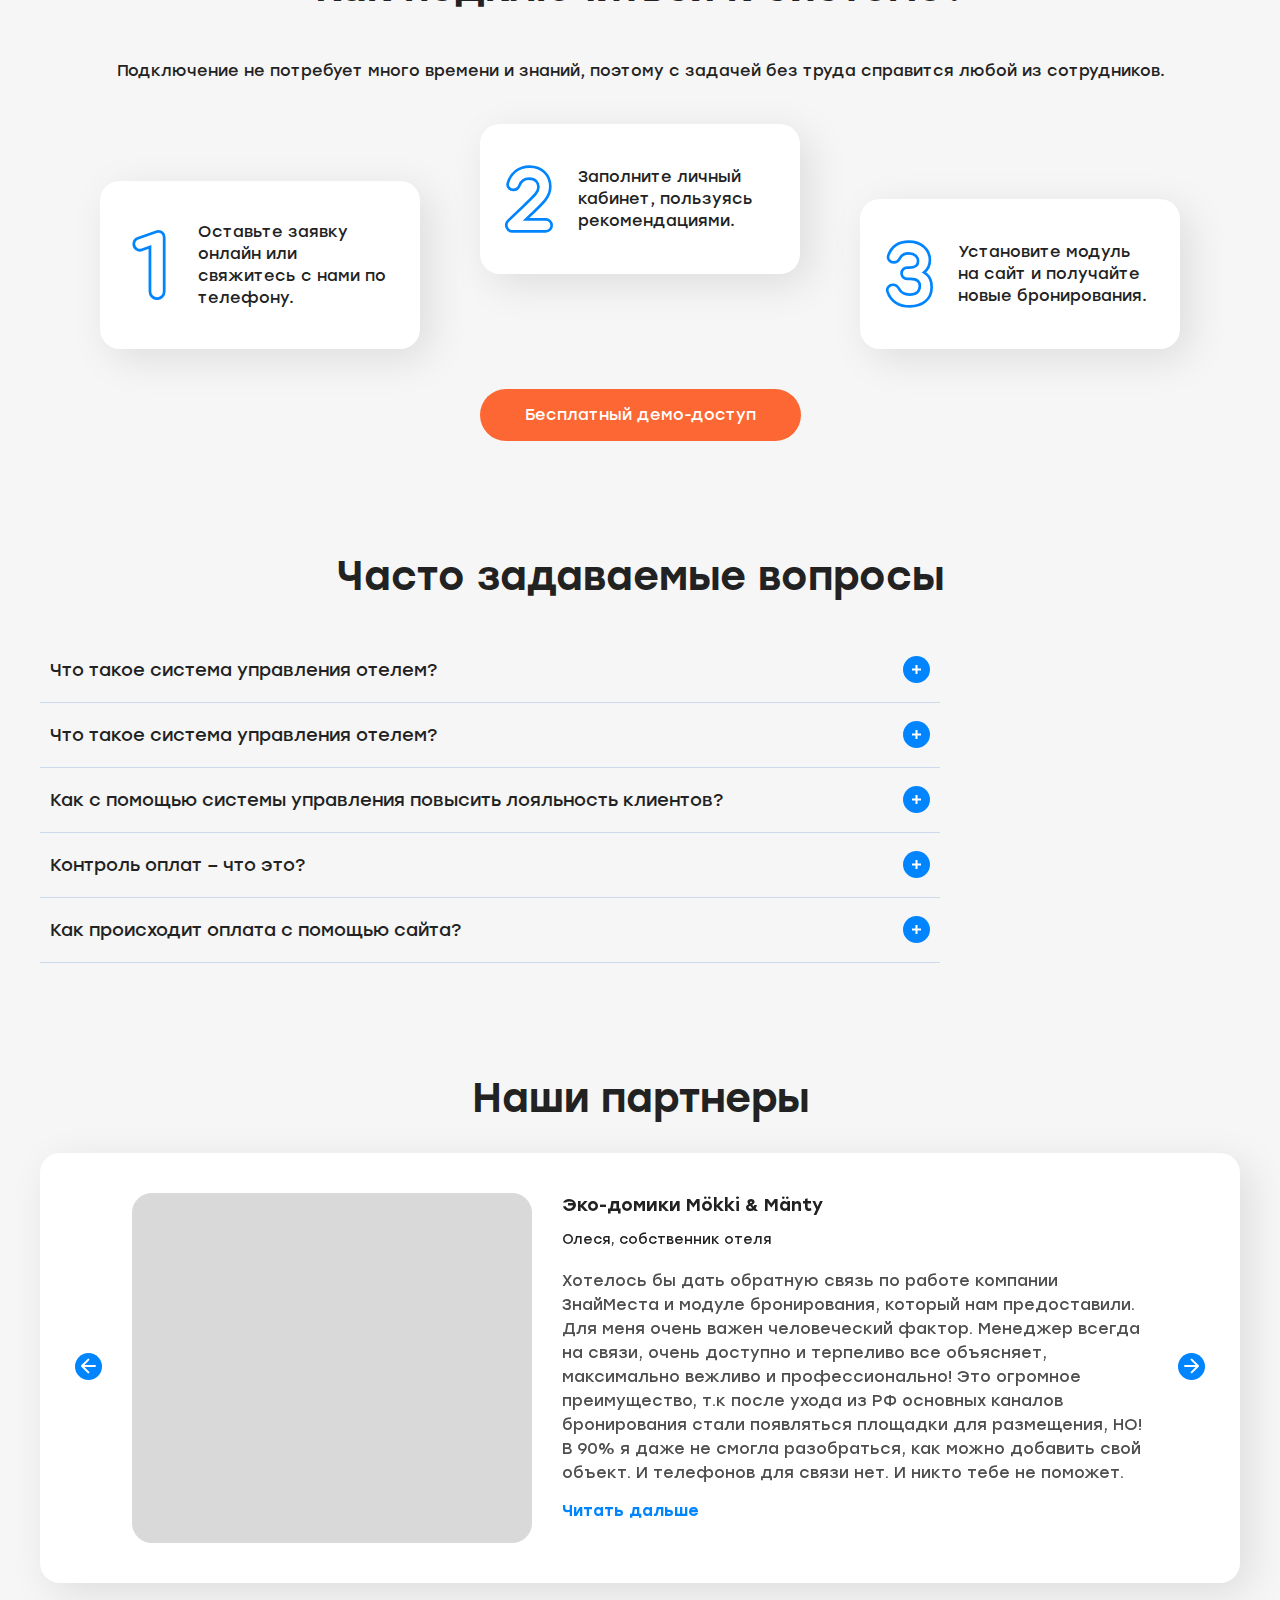
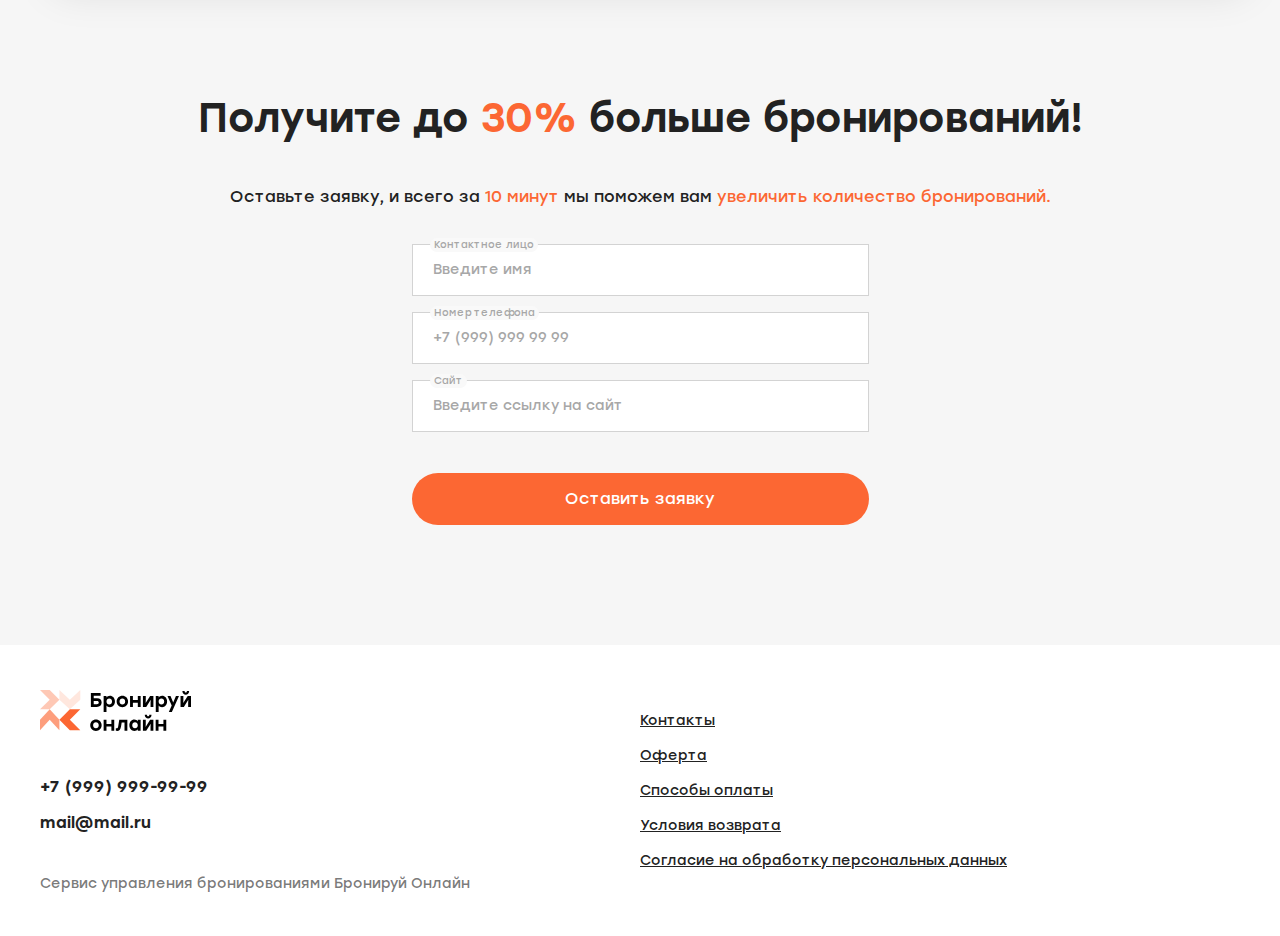
<file: main-page.html>
<!DOCTYPE html>
<html lang="ru">

<head>
	<title>Бронируй онлайн</title>

	<meta charset="UTF-8" />
	<meta http-equiv="X-UA-Compatible" content="IE=edge" />
	<meta name="viewport" content="width=device-width, initial-scale=1, maximum-scale=1" />

	<link rel="stylesheet" href="css/styles.css" />
</head>

<body class="main">
	<div class="page-wrapper">
		<header class="header main__header">
			<div class="header__container container">
				<div class="header__logo">
					<a href="/">
						<img src="images/logo.svg" alt="logo-img" />
					</a>
				</div>
				<ul class="header__menu menu-block js-nav-menu">

					<li class="menu-block__link"><a href="#acces-popup" class="js-popup-show">Демо-доступ</a></li>

					<li class="menu-block__link"><a class="js-popup-show" href="#support-popup">Поддержка</a></li>

					<li class="menu-block__link"><a href="tel:8 800 999 99 99">8 800 999 99 99</a></li>
				</ul>
				<a href="#" class="header__user">
					<div class="header__user-icon">
						<svg>
							<use xlink:href="images/sprite-svg.svg#user"></use>
						</svg>
					</div>
					<div class="header__user-title">Вход</div>
				</a>
				<div class="header__burger-menu burger-menu js-burger-menu">
					<span></span>
					<span></span>
					<span></span>
				</div>
			</div>
		</header>
		<section class="main__about about-section about-section--state-1">
			<div class="about-section__container container">
				<div class="about-section__info">
					<h1 class="about-section__title">
						Система управления для
						<!-- <span>отелей</span> -->
						<div class="site-title__sub-wrap" id="rotate">
							<span class="site-title__sub js-text-1 is-active">отелей</span>
							<span class="site-title__sub js-text-2">глэмпингов</span>
							<span class="site-title__sub js-text-3">гостевых домов</span>
							<span class="site-title__sub js-text-4">баз отдыха</span>
							<span class="site-title__sub js-text-5">эко-отелей</span>
							<span class="site-title__sub js-text-6">мини-отелей</span>
						</div>
					</h1>
					<div class="about-section__info-img">
						<img src="images/about.svg" />
					</div>
					<div class="about-section__btn">
						<a href="#acces-popup" class="btn btn--blue js-popup-show">Получить демо-доступ</a>
					</div>
				</div>
				<div class="about-section__img">
					<img src="images/about.svg" />
				</div>
			</div>
		</section>
		<section class="main__quality quality-section">
			<div class="quality-section__container container">
				<div class="quality-section__title title-h2">
					Что дает отелю система управления
				</div>
				<div class="quality-section__items row row--stretch row--center">
					<div class="quality-section__item col-4 col-sm-6 col-xs-12">
						<div class="quality-block">
							<div class="quality-block__title title-h4">
								Рост прямых продаж
							</div>
							<div class="quality-block__text">
								Увеличивайте прямые бронирования с вашего сайта или
								социальных сетей до 30% с модулем онлайн-бронирования
								номеров и услуг.
							</div>
						</div>
					</div>

					<div class="quality-section__item col-4 col-sm-6 col-xs-12">
						<div class="quality-block">
							<div class="quality-block__title title-h4">
								Удобный контроль бизнеса и автоматизация
							</div>
							<div class="quality-block__text">
								50+ удобных и понятных инструментов платформы для полного
								контроля процессов и автоматизации работы любого объекта
								размещения.
							</div>
						</div>
					</div>

					<div class="quality-section__item col-4 col-sm-6 col-xs-12">
						<div class="quality-block">
							<div class="quality-block__title title-h4">
								Все каналы продаж в едином личном кабинете
							</div>
							<div class="quality-block__text">
								Управляйте загрузкой номеров со всех каналов продаж в
								единой шахматке. Система синхронизирует цены, бронирования
								и наличие мест в автоматическом режиме.
							</div>
						</div>
					</div>
				</div>
				<div class="quality-section__btn">
					<a href="#acces-popup" class="btn btn--orange js-popup-show">Попробовать 15 дней бесплатно</a>
				</div>
			</div>
		</section>
		<section class="main__system-about system-about-section">
			<div class="system-about-section__container container">
				<div class="system-about-section__title title-h2">
					Система управления - это
				</div>
				<div class="system-about-section__items row">
					<div class="system-about-section__item col-4 col-sm-6 col-xs-12">
						<div class="function-block">
							<div class="function-block__icon">
								<img src="images/system-1.svg" alt="">
							</div>
							<div class="function-block__info">
								<div class="function-block__title title-h4">
									Модуль онлайн-бронирования
								</div>
								<div class="function-block__text">
									Увеличьте количество прямых бронирований с вашего сайта
									и социальных сетей.
								</div>
							</div>
						</div>
					</div>
					<div class="system-about-section__item col-4 col-sm-6 col-xs-12">
						<div class="function-block">
							<div class="function-block__icon">
								<img src="images/system-2.svg" alt="">
							</div>
							<div class="function-block__info">
								<div class="function-block__title title-h4">
									Менеджер каналов
								</div>
								<div class="function-block__text">
									Система автоматически обновляет данные о доступности и
									ценах во всех каналах продаж.
								</div>
							</div>
						</div>
					</div>
					<div class="system-about-section__item col-4 col-sm-6 col-xs-12">
						<div class="function-block">
							<div class="function-block__icon">
								<img src="images/system-3.svg" alt="">
							</div>
							<div class="function-block__info">
								<div class="function-block__title title-h4">
									Блок услуг
								</div>
								<div class="function-block__text">
									Предложите гостям доп.услуги на этапе
									онлайн-бронирования и увеличьте средний чек.
								</div>
							</div>
						</div>
					</div>
					<div class="system-about-section__item col-4 col-sm-6 col-xs-12">
						<div class="function-block">
							<div class="function-block__icon">
								<img src="images/system-4.svg" alt="">
							</div>
							<div class="function-block__info">
								<div class="function-block__title title-h4">Шахматка</div>
								<div class="function-block__text">
									Удобный инструмент для работы с бронированиями и полный
									контроль процессов в вашем отеле.
								</div>
							</div>
						</div>
					</div>
					<div class="system-about-section__item col-4 col-sm-6 col-xs-12">
						<div class="function-block">
							<div class="function-block__icon">
								<img src="images/system-5.svg" alt="">
							</div>
							<div class="function-block__info">
								<div class="function-block__title title-h4">
									Онлайн-платежи
								</div>
								<div class="function-block__text">
									Получайте предоплату во время бронирования. Средства
									поступают напрямую на ваш счет.
								</div>
							</div>
						</div>
					</div>
					<div class="system-about-section__item col-4 col-sm-6 col-xs-12">
						<div class="function-block">
							<div class="function-block__icon">
								<img src="images/system-6.svg" alt="">
							</div>
							<div class="function-block__info">
								<div class="function-block__title title-h4">
									Статистика и отчеты
								</div>
								<div class="function-block__text">
									Отслеживайте важные показатели бизнеса, планируйте и
									увеличивайте доход.
								</div>
							</div>
						</div>
					</div>
					<div class="system-about-section__item col-4 col-sm-6 col-xs-12">
						<div class="function-block">
							<div class="function-block__icon">
								<img src="images/system-7.svg" alt="">
							</div>
							<div class="function-block__info">
								<div class="function-block__title title-h4">
									Блок уведомлений
								</div>
								<div class="function-block__text">
									Отправляйте смс и email оповещения, получайте
									уведомления в Телеграм.
								</div>
							</div>
						</div>
					</div>
					<div class="system-about-section__item col-4 col-sm-6 col-xs-12">
						<div class="function-block">
							<div class="function-block__icon">
								<img src="images/system-8.svg" alt="">
							</div>
							<div class="function-block__info">
								<div class="function-block__title title-h4">
									Модуль уборки
								</div>
								<div class="function-block__text">
									Контролируйте чистоту номеров и работу горничных в одном
									модуле.
								</div>
							</div>
						</div>
					</div>
					<div class="system-about-section__item col-4 col-sm-6 col-xs-12">
						<div class="function-block">
							<div class="function-block__icon">
								<img src="images/system-9.svg" alt="">
							</div>
							<div class="function-block__info">
								<div class="function-block__title title-h4">
									Мобильная версия
								</div>
								<div class="function-block__text">
									Полный функционал системы адаптирован под работу со
									смартфона.
								</div>
							</div>
						</div>
					</div>
				</div>
				<div class="system-about-section__btn">
					<a href="#acces-popup" class="btn btn--orange js-popup-show">Бесплатный демо-доступ</a>
				</div>
			</div>
		</section>
		<section class="main__info info-section">
			<div class="info-section__container container">
				<div class="info-section__title title-h2">
					Как выглядит модуль онлайн-бронирования?
				</div>
				<div class="info-section__subtitle">
					Пройдите процесс бронирования и посмотрите, как гости будут
					бронировать проживание на вашем сайте.<br>
					<span>Выберите даты, гостей и нажмите кнопку Показать.</span>
				</div>
				<div class="info-section__img">
					<picture>
						<source media="(max-width: 998px)" srcset="images/info-sm.png">
						<img src="images/info.png" alt="" />
					</picture>
				</div>
				<div class="info-section__text">
					Модуль легко настраивается под дизайн вашего сайта.
				</div>
				<div class="info-section__btn">
					<a href="#" class="btn btn--blue">Узнать больше</a>
				</div>
			</div>
		</section>
		<section class="main__info info-section info-section--2">
			<div class="info-section__container container">
				<div class="info-section__title title-h2">
					Шахматка — управление бронированиями и отелем
				</div>
				<div class="info-section__subtitle">
					Мы сделали нашу шахматку настолько простой и удобной, что вы сможете с легкостью контролировать все
					процессы бронирования, заезды и выезды гостей и исключить овербукинг.
				</div>
				<div class="info-section__img">
					<!-- <img src="images/macbook.svg" alt="" class="info-section__img-laptop">
				<img src="images/phone.svg" alt="" class="info-section__img-phone"> -->
					<img src="images/info-section-img.png" alt="">
				</div>
				<div class="info-section__btn">
					<a href="#" class="btn btn--blue">Все возможности</a>
				</div>
			</div>
		</section>
		<section class="main__banner banner-section">
			<div class="banner-section__container container">
				<div class="banner-section__title title-h4">Система подходит для управления</div>
				<div class="banner-section__wrapper">
					<div class="banner-section__items">
						<div class="banner-section__item">
							<div class="banner-section__icon">
								<svg>
									<use xlink:href="images/sprite-svg.svg#banner-item-1"></use>
								</svg>
							</div>
							<div class="banner-section__text">Отелями<br class="hidden visible-sm"> и мини-отелями</div>
						</div>

						<div class="banner-section__item">
							<div class="banner-section__icon banner-section__icon--2">
								<svg>
									<use xlink:href="images/sprite-svg.svg#banner-item-2"></use>
								</svg>
							</div>
							<div class="banner-section__text">Глэмпингами, шатрами<br> и эко-отелями</div>
						</div>

						<div class="banner-section__item">
							<div class="banner-section__icon banner-section__icon--3">
								<svg>
									<use xlink:href="images/sprite-svg.svg#banner-item-3"></use>
								</svg>
							</div>
							<div class="banner-section__text">Загородными домами<br> и другими объектами</div>
						</div>
					</div>
				</div>
			</div>
		</section>

		<section class="calc-section">
			<div class="container">
				<h3 class="calc-section__title title-h2">Стоимость системы управления отелем</h3>
				<div class="calc-block">
					<div class="calc-block__row">
						<div class="calc-block__left">
							<div class="calc-block__input">
								<div class="calc-block__label">Срок подключения</div>
								<div class="calc-block__tabs js-tabs-scroll">
									<div class="calc-block__tabs-item">
										<div class="radiobox radiobox--btn"><input class="js-calc-sale-radio" type="radio"
												name="sale" id="sale-1" value="0"><label for="sale-1">1
												мес.</label></div>
									</div>
									<div class="calc-block__tabs-item">
										<div class="radiobox radiobox--btn"><input class="js-calc-sale-radio" type="radio"
												name="sale" id="sale-2" value="10"><label for="sale-2"> 3
												мес.</label></div>
										<div class="calc-block__tabs-label">-10%</div>
									</div>
									<div class="calc-block__tabs-item hidden-xs">
										<div class="radiobox radiobox--btn"><input class="js-calc-sale-radio" type="radio"
												name="sale" id="sale-3" value="15"><label for="sale-3">6
												мес.</label></div>
										<div class="calc-block__tabs-label">-15%</div>
									</div>
									<div class="calc-block__tabs-item">
										<div class="radiobox radiobox--btn"><input class="js-calc-sale-radio" type="radio"
												name="sale" id="sale-4" value="20" checked><label for="sale-4">1 год</label>
										</div>
										<div class="calc-block__tabs-label">-20%</div>
									</div>
								</div>
							</div>

							<div class="calc-block__input">
								<div class="calc-block__label">Количество номеров</div>
								<div class="count-block">
									<a href="#" class="count-block__minus js-count-minus"></a>
									<input type="text" value="5" class="count-block__input js-calc-count-input">
									<a href="#" class="count-block__plus js-count-plus"></a>
								</div>
							</div>

							<div class="calc-block__desc">
								<a href="#acces-popup" class="btn btn--orange js-popup-show">Получить 15 дней
									бесплатно</a>
							</div>
						</div>
						<div class="calc-block__right">
							<div class="calc-block__wrapper tabs">
								<div class="calc-block__wrapper-title">Расчет стоимости</div>
								<div class="calc-block__wrapper-tabs tabs__nav">
									<div class="tabs__nav-item is-active"><a class="js-tab-nav" href="#sale-tab-1">Система
											управления</a>
									</div>
									<div class="tabs__nav-item"><a class="js-tab-nav" href="#sale-tab-2">Модуль
											бронирования</a></div>
								</div>
								<div class="calc-block__wrapper-body tabs__body is-active" id="sale-tab-1">
									<div class="calc-block__result">
										<div class="calc-block__result-sale"><span class="js-sale-value"></span></div>
										<div class="calc-block__result-price"><span class="js-price-value"></span>₽
										</div>
										<div class="calc-block__result-label">за месяц</div>
									</div>
								</div>
								<div class="calc-block__wrapper-body tabs__body" id="sale-tab-2">
									<div class="calc-block__result">
										<div class="calc-block__result-sale calc-block__result-sale--procent"><span
												class=" is-active">
												2%</span></div>
										<div class="calc-block__result-price calc-block__result-price--procent">
											<span>1%</span>
										</div>
									</div>
									<div class="calc-block__wrapper-desc">При подключении модуля до 31.05.2022 плата за
										использование составит 1% от бронирования. Акция действует до 31.08.2022.</div>
								</div>
								<div class="calc-block__wrapper-bottom"><a href="#acces-popup" class="js-popup-show">Попробовать
										сейчас</a></div>
							</div>

							<div class="calc-block__desc calc-block__desc--xs">
								<a href="#acces-popup" class="btn btn--orange js-popup-show">Получить 15 дней
									бесплатно</a>
							</div>
						</div>
					</div>
				</div>
			</div>
		</section>

		<section class="main__connect connect-section">
			<div class="connect-section__container container">
				<div class="connect-section__title title-h2">Как подключиться к системе?</div>
				<div class="connect-section__subtitle">Подключение не потребует много времени и знаний, поэтому с
					задачей
					без труда справится любой из сотрудников. </div>
				<div class="connect-section__items row row--stretch row--center">
					<div class="connect-section__item col-4 col-sm-6 col-xs-12">
						<div class="step-block">
							<div class="step-block__icon">
								<svg>
									<use xlink:href="images/sprite-svg.svg#step-1"></use>
								</svg>
							</div>
							<div class="step-block__text">Оставьте заявку онлайн или свяжитесь с нами по телефону.</div>
						</div>
					</div>

					<div class="connect-section__item col-4 col-sm-6 col-xs-12">
						<div class="step-block">
							<div class="step-block__icon">
								<svg>
									<use xlink:href="images/sprite-svg.svg#step-2"></use>
								</svg>
							</div>
							<div class="step-block__text">Заполните личный кабинет, пользуясь рекомендациями.</div>
						</div>
					</div>

					<div class="connect-section__item col-4 col-sm-6 col-xs-12">
						<div class="step-block">
							<div class="step-block__icon">
								<svg>
									<use xlink:href="images/sprite-svg.svg#step-3"></use>
								</svg>
							</div>
							<div class="step-block__text">Установите модуль<br> на сайт и получайте новые бронирования.
							</div>
						</div>
					</div>
				</div>
				<div class="connect-section__btn">
					<a href="#acces-popup" class="btn btn--orange js-popup-show">Бесплатный демо-доступ</a>
				</div>
			</div>
		</section>
		<section class="main__questions questions-section">
			<div class="questions-section__container container">
				<div class="questions-section__title title-h2">Часто задаваемые вопросы</div>

				<div class="questions-section__accardion accardion-block">

					<div class="accardion-block__head js-accardion-toggle">
						<div class="accardion-block__title">Что такое система управления отелем?</div>
						<div class="accardion-block__arrow">
							<svg>
								<use xlink:href="images/sprite-svg.svg#plus">
							</svg>
						</div>
					</div>
					<div class="accardion-block__body js-accardion-body">
						<p>Инструмент менеджер каналов автоматически обновляет
							бронирование номеров, исключая перебронирования, а с помощью удобной шахматки вы сможете
							контролировать загрузку в вашем комплексе.</p>
						<p>Инструмент менеджер каналов автоматически обновляет
							бронирование номеров, исключая перебронирования, а с помощью удобной шахматки вы сможете
							контролировать загрузку в вашем комплексе.</p>
						<p>Инструмент менеджер каналов автоматически обновляет
							бронирование номеров, исключая перебронирования, а с помощью удобной шахматки вы сможете
							контролировать загрузку в вашем комплексе.</p>
					</div>

					<div class="accardion-block__head js-accardion-toggle">
						<div class="accardion-block__title">Что такое система управления отелем?</div>
						<div class="accardion-block__arrow">
							<svg>
								<use xlink:href="images/sprite-svg.svg#plus">
							</svg>
						</div>
					</div>
					<div class="accardion-block__body js-accardion-body">
						<p>Инструмент менеджер каналов автоматически обновляет
							бронирование номеров, исключая перебронирования, а с помощью удобной шахматки вы сможете
							контролировать загрузку в вашем комплексе.</p>
					</div>

					<div class="accardion-block__head js-accardion-toggle">
						<div class="accardion-block__title">Как с помощью системы управления повысить лояльность
							клиентов?</div>
						<div class="accardion-block__arrow">
							<svg>
								<use xlink:href="images/sprite-svg.svg#plus">
							</svg>
						</div>
					</div>
					<div class="accardion-block__body js-accardion-body">
						<p>Инструмент менеджер каналов автоматически обновляет
							бронирование номеров, исключая перебронирования, а с помощью удобной шахматки вы сможете
							контролировать загрузку в вашем комплексе.</p>
					</div>

					<div class="accardion-block__head js-accardion-toggle">
						<div class="accardion-block__title">Контроль оплат – что это?</div>
						<div class="accardion-block__arrow">
							<svg>
								<use xlink:href="images/sprite-svg.svg#plus">
							</svg>
						</div>
					</div>
					<div class="accardion-block__body js-accardion-body">
						<p>Инструмент менеджер каналов автоматически обновляет
							бронирование номеров, исключая перебронирования, а с помощью удобной шахматки вы сможете
							контролировать загрузку в вашем комплексе.</p>
					</div>

					<div class="accardion-block__head js-accardion-toggle">
						<div class="accardion-block__title">Как происходит оплата с помощью сайта?</div>
						<div class="accardion-block__arrow">
							<svg>
								<use xlink:href="images/sprite-svg.svg#plus">
							</svg>
						</div>
					</div>
					<div class="accardion-block__body js-accardion-body">
						<p>Инструмент менеджер каналов автоматически обновляет
							бронирование номеров, исключая перебронирования, а с помощью удобной шахматки вы сможете
							контролировать загрузку в вашем комплексе.</p>
					</div>
				</div>

			</div>
		</section>
		<section class="main__partners partners-section">
			<div class="partners-section__contaienr container">
				<div class="partners-section__title title-h2">Наши партнеры</div>
				<div class="partners-section__slider">
					<div class="js-comments-slider">
						<div class="partners-section__slide ">
							<div class="comment-block">
								<div class="comment-block__img">
									<img src="images/comment.jpg" alt="">
								</div>
								<div class="comment-block__info ">
									<div class="comment-block__title">Эко-домики Mökki & Mänty</div>
									<div class="comment-block__name">Олеся, собственник отеля</div>
									<div class="comment-block__text js-wrap-text">
										Хотелось бы дать обратную связь по работе компании ЗнайМеста и модуле
										бронирования,
										который нам предоставили.
										Для меня очень важен человеческий фактор. Менеджер всегда
										на связи, очень доступно и терпеливо все объясняет, максимально вежливо и
										профессионально! Это огромное преимущество, т.к после ухода из РФ основных
										каналов
										бронирования стали появляться площадки для размещения,
										НО! В 90% я даже не смогла разобраться, как можно добавить свой объект. И
										телефонов
										для связи нет. И никто тебе не поможет.
										Стоимость услуг и условия очень комфортные. Гость оплачивает напрямую и комиссия
										минимальная.
										Есть площадки, которые берут 20-30% и выплаты только через месяц. Максимально
										неудобно и невыгодно.
										Я полностью довольна сервисом и рекомендую коллегам!
									</div>
									<div class="comment-block__link js-more-text">Читать дальше</div>
								</div>
							</div>
						</div>

						<div class="partners-section__slide ">
							<div class="comment-block">
								<div class="comment-block__img">
									<img src="images/comment.jpg" alt="">
								</div>
								<div class="comment-block__info ">
									<div class="comment-block__title">Эко-домики Mökki & Mänty</div>
									<div class="comment-block__name">Олеся, собственник отеля</div>
									<div class="comment-block__text js-wrap-text">
										Хотелось бы дать обратную связь по работе компании ЗнайМеста и модуле
										бронирования,
										который нам предоставили.
										Для меня очень важен человеческий фактор. Менеджер всегда
										на связи, очень доступно и терпеливо все объясняет, максимально вежливо и
										профессионально! Это огромное преимущество, т.к после ухода из РФ основных
										каналов
										бронирования стали появляться площадки для размещения,
										НО! В 90% я даже не смогла разобраться, как можно добавить свой объект. И
										телефонов
										для связи нет. И никто тебе не поможет.
										Стоимость услуг и условия очень комфортные. Гость оплачивает напрямую и комиссия
										минимальная.
										Есть площадки, которые берут 20-30% и выплаты только через месяц. Максимально
										неудобно и невыгодно.
										Я полностью довольна сервисом и рекомендую коллегам!
									</div>
									<div class="comment-block__link js-more-text">Читать дальше</div>
								</div>
							</div>
						</div>
					</div>
				</div>
			</div>
		</section>
		<section class="main__request request-section">
			<div class="request-section__container container">
				<div class="request-section__title title-h2">Получите до <span>30%</span> больше бронирований!</div>
				<div class="request-section__subtitle">Оставьте заявку, и всего за <span>10 минут</span> мы поможем вам
					<span>увеличить количество бронирований.</span>
				</div>
				<form action="/final-page.html" class="request-section__form form-block">
					<div class="form-block__input form-group">
						<span class="form-group__label">Контактное лицо</span>
						<input type="text" class="form-control form-block__input js-required" placeholder="Введите имя"
							name="name" required>
					</div>
					<div class="form-block__input form-group">
						<span class="form-group__label">Номер телефона</span>
						<input type="tel" class="form-control js-required" placeholder="+7 (999) 999 99 99" name="phone"
							required>
					</div>
					<div class="form-block__input form-group">
						<span class="form-group__label">Сайт</span>
						<input type="text" class="form-control js-required" placeholder="Введите ссылку на сайт" name="site"
							required>
					</div>
					<div class="form-block__btn">
						<button type="submit" class="btn btn--orange js-submit">Оставить
							заявку</button>
					</div>
				</form>
			</div>
		</section>

		<footer class="main__footer footer">
			<div class="footer__container container">
				<div class="footer__info">
					<a href="/" class="footer__logo">
						<img src="images//logo.svg" alt="logo">
					</a>
					<a href="tel:+7 (999) 999-99-99" class="footer__item">+7 (999) 999-99-99</a>
					<a href="mailto::mail@mail.ru" class="footer__item">mail@mail.ru</a>
					<div class="footer__about">Сервис управления бронированиями Бронируй Онлайн</div>
				</div>
				<div class="footer__links">
					<a href="#" class="footer__link">Контакты</a>
					<a href="#" class="footer__link">Оферта</a>
					<a href="#" class="footer__link">Способы оплаты</a>
					<a href="#" class="footer__link">Условия возврата</a>
					<a href="#" class="footer__link">Согласие на обработку персональных данных</a>
				</div>
			</div>
		</footer>

		<div class="popup" id="acces-popup">
			<div class="popup__overflow js-popup-hide"></div>
			<div class="popup__wrapper"><a class="popup__close js-popup-hide">
					<svg class="icon icon_close">
						<use xlink:href="images/sprite-svg.svg#close"></use>
					</svg></a>
				<div class="popup__title">Доступ на 15 дней бесплатно!</div>
				<div class="popup__subtitle">Заполните форму ниже и получите доступ к полному функционалу облачной
					системы
				</div>
				<form action="" class="popup__form form-block form-block--popup-mod">
					<div class="form-block__wrap">
						<div class="form-block__input form-group">
							<span class="form-group__label form-group__label--white">Контактное лицо</span>
							<input type="text" class="form-control form-block__input js-required" placeholder="Введите имя"
								name="name" required>
						</div>
						<div class="form-block__input form-group">
							<span class="form-group__label form-group__label--white">Номер телефона</span>
							<input type="tel" class="form-control js-required" placeholder="+7 (999) 999 99 99" name="phone"
								required>
						</div>
						<div class="form-block__input form-group">
							<span class="form-group__label form-group__label--white">Сайт</span>
							<input type="text" class="form-control js-required" placeholder="Введите ссылку на сайт"
								name="site" required>
						</div>
					</div>
					<div class="form-block__btn">
						<!-- <a href="#acces-send" class="btn btn--orange js-popup-show">Оставить заявку</a> -->
						<button data-href="#acces-send" class="btn btn--orange js-submit" type="submit">Оставить
							заявку</button>
					</div>
				</form>
			</div>
		</div>

		<div class="popup popup--send" id="acces-send">
			<div class="popup__overflow js-popup-hide"></div>
			<div class="popup__wrapper"><a class="popup__close js-popup-hide">
					<svg class="icon icon_close">
						<use xlink:href="images/sprite-svg.svg#close"></use>
					</svg></a>
				<div class="popup__title">Ваша заявка успешно отправлена!</div>
				<div class="popup__subtitle">В ближайшее время с вами свяжется наш специалист, чтобы обсудить детали.
				</div>
				<div class="popup__btn">
					<a href="#" class="btn btn--orange js-popup-hide">Отлично</a>
				</div>
			</div>
		</div>

		<div class="popup" id="support-popup">
			<div class="popup__overflow js-popup-hide"></div>
			<div class="popup__wrapper"><a class="popup__close js-popup-hide">
					<svg class="icon icon_close">
						<use xlink:href="images/sprite-svg.svg#close"></use>
					</svg></a>
				<div class="popup__title">Поддержка</div>
				<div class="popup__subtitle">Вы можете отправить нам сообщение, и мы обязательно с вами свяжемся.</div>
				<form action="" class="popup__form form-block form-block--popup-mod">
					<div class="form-block__wrap">
						<div class="form-block__input form-group">
							<span class="form-group__label form-group__label--white">Контактное лицо</span>
							<input type="text" class="form-control form-block__input js-required" placeholder="Введите имя"
								name="name" required>
						</div>
						<div class="form-block__input form-group">
							<span class="form-group__label form-group__label--white">Номер телефона</span>
							<input type="tel" class="form-control js-required" placeholder="+7 (999) 999 99 99" name="phone"
								required>
						</div>
						<div class="form-block__input form-group">
							<span class="form-group__label form-group__label--white">Сообщение</span>
							<input type="text" class="form-control js-required" placeholder="Введите сообщение" name="site"
								required>
						</div>
					</div>
					<div class="form-block__btn">
						<!-- <a href="#acces-send" class="btn btn--orange js-popup-show">Оставить заявку</a> -->
						<button type="submit" data-href="#acces-send" class="btn btn--orange js-submit">Оставить
							заявку</button>
					</div>
				</form>
			</div>
		</div>
	</div>
	<script src="js/script.js"></script>
</body>

</html>
</file>
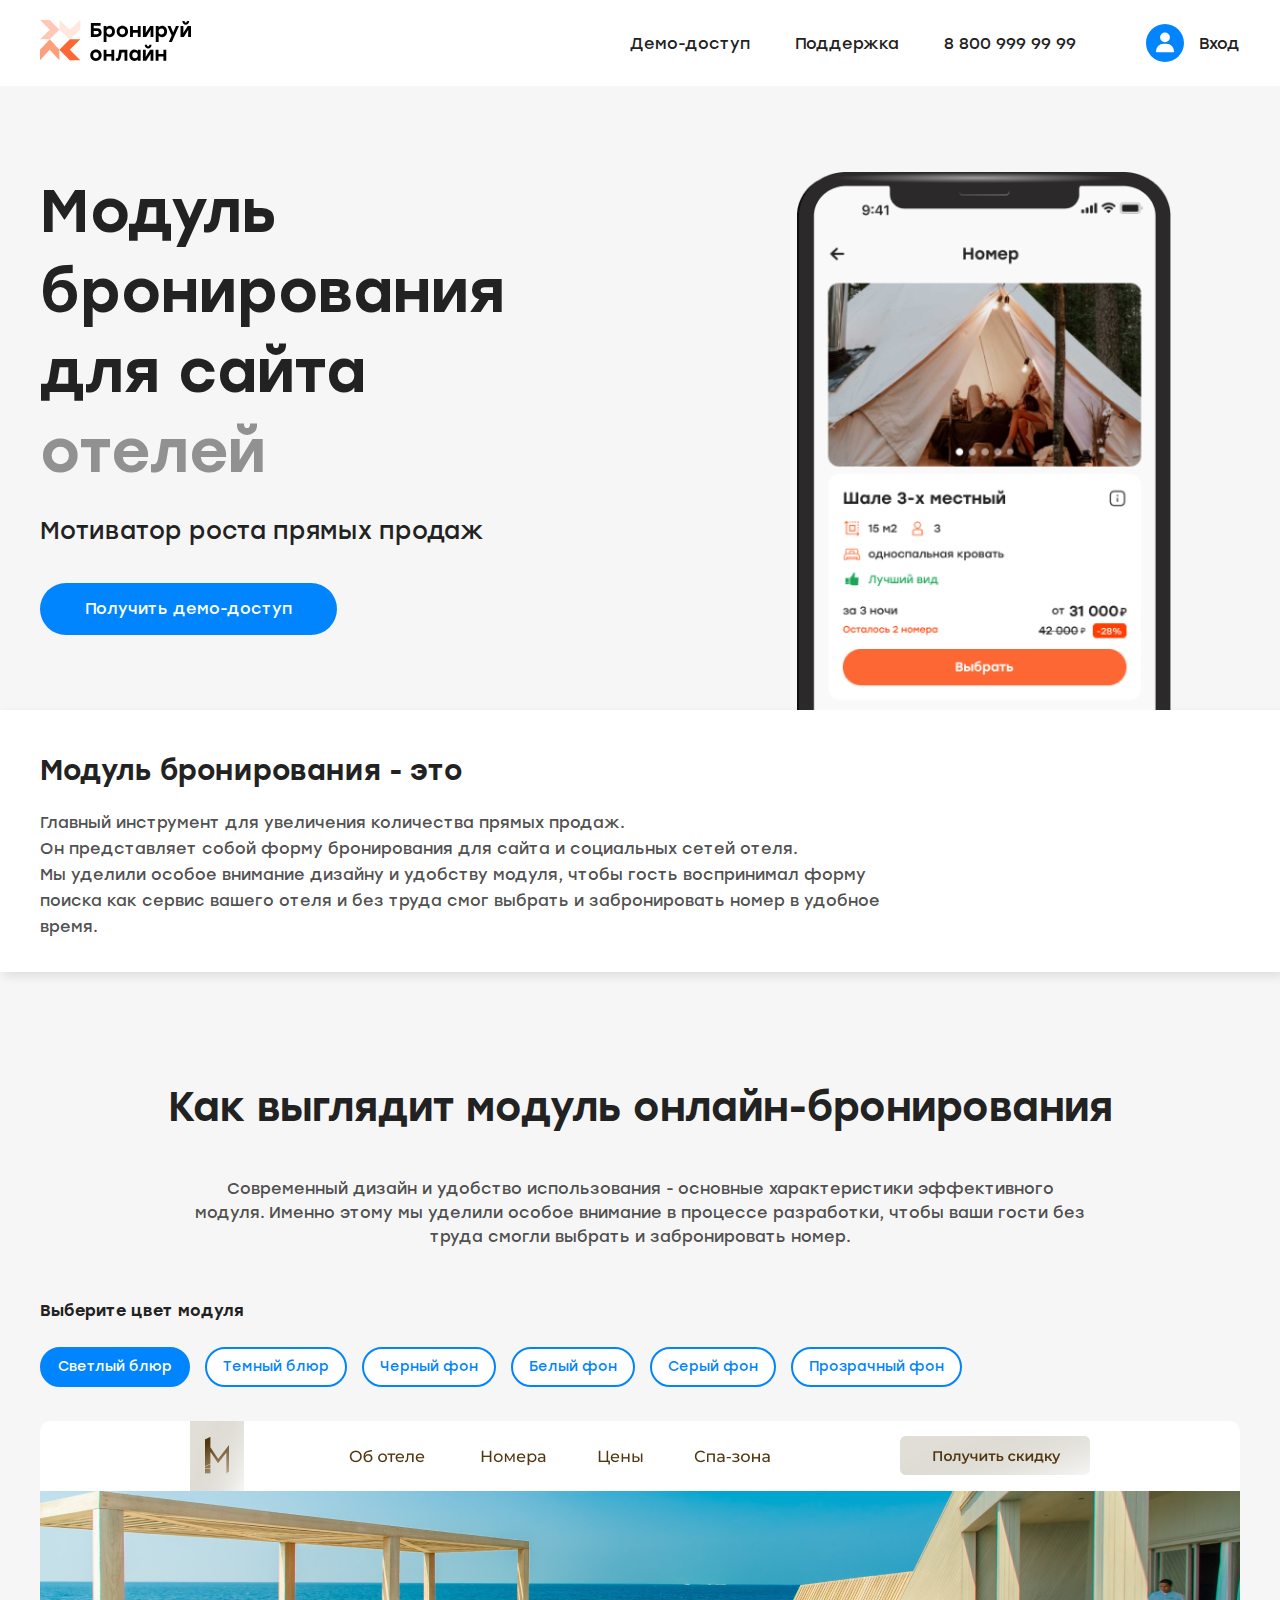
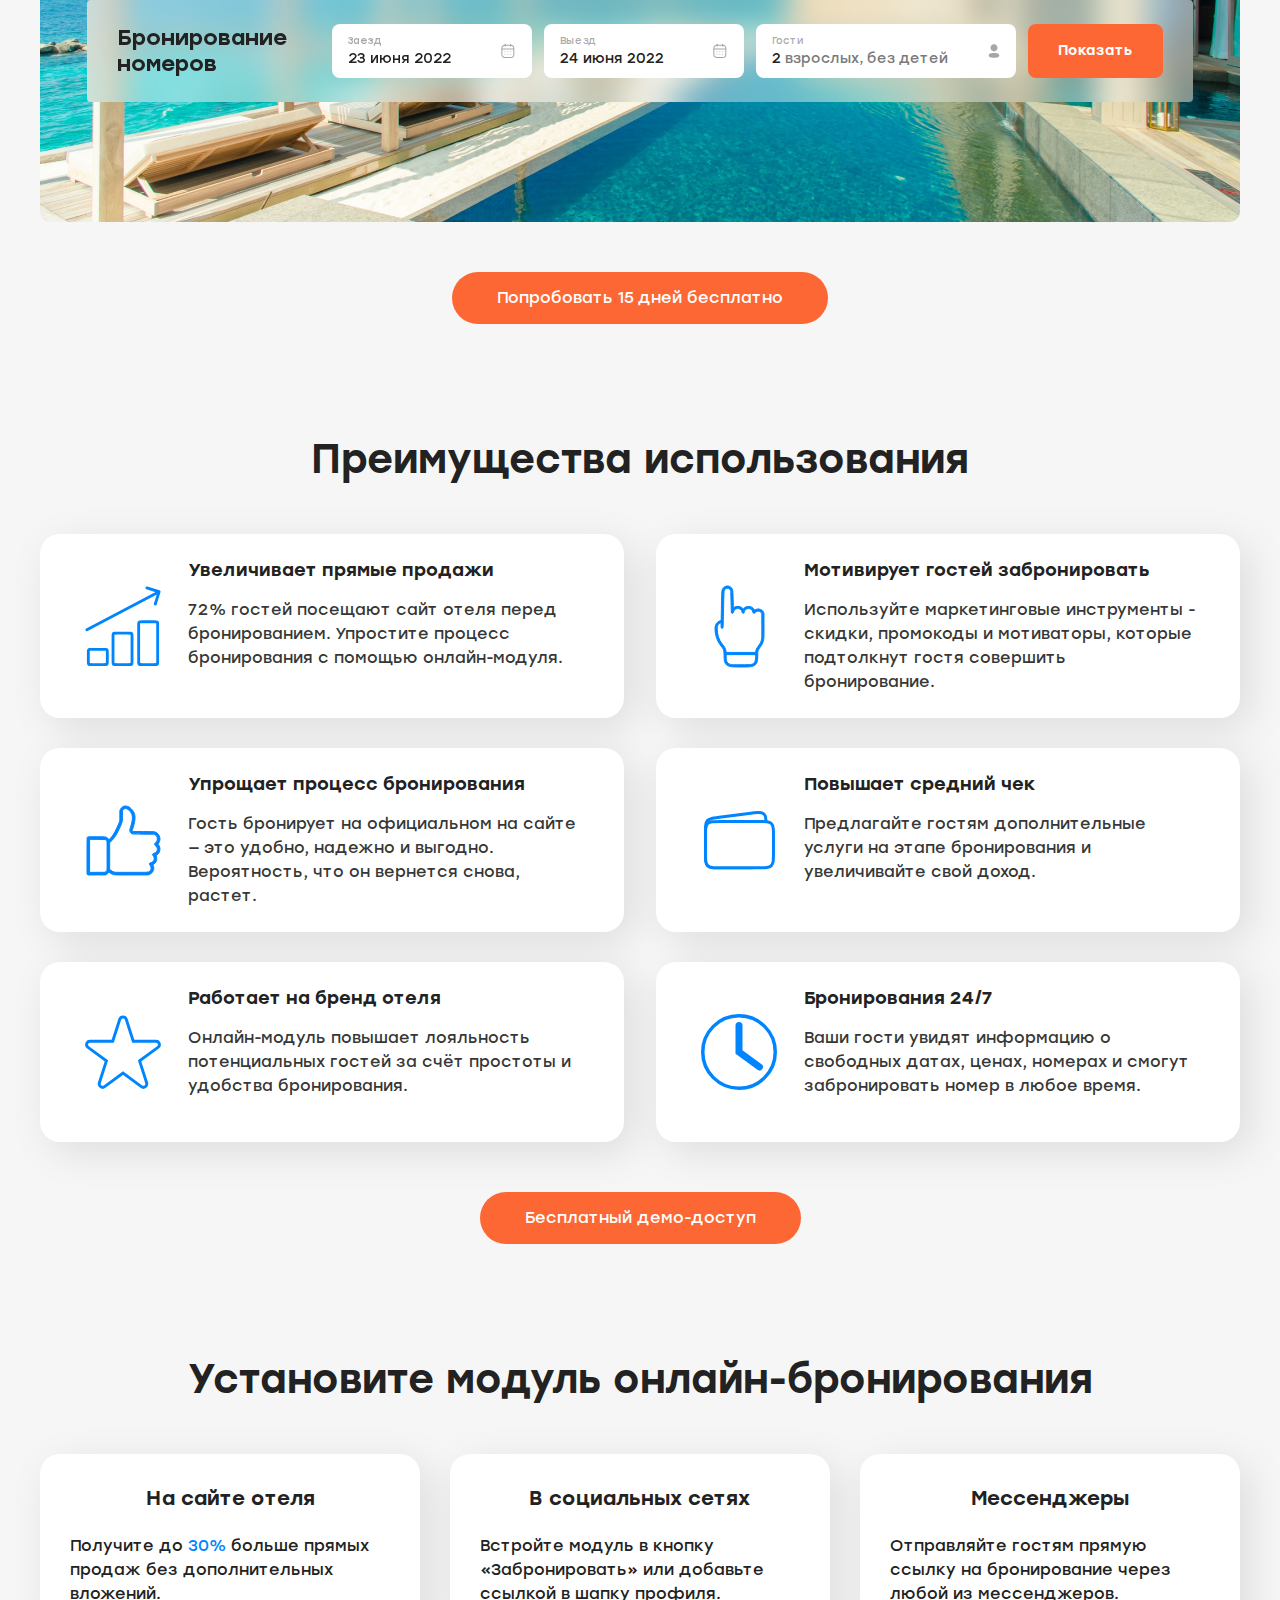
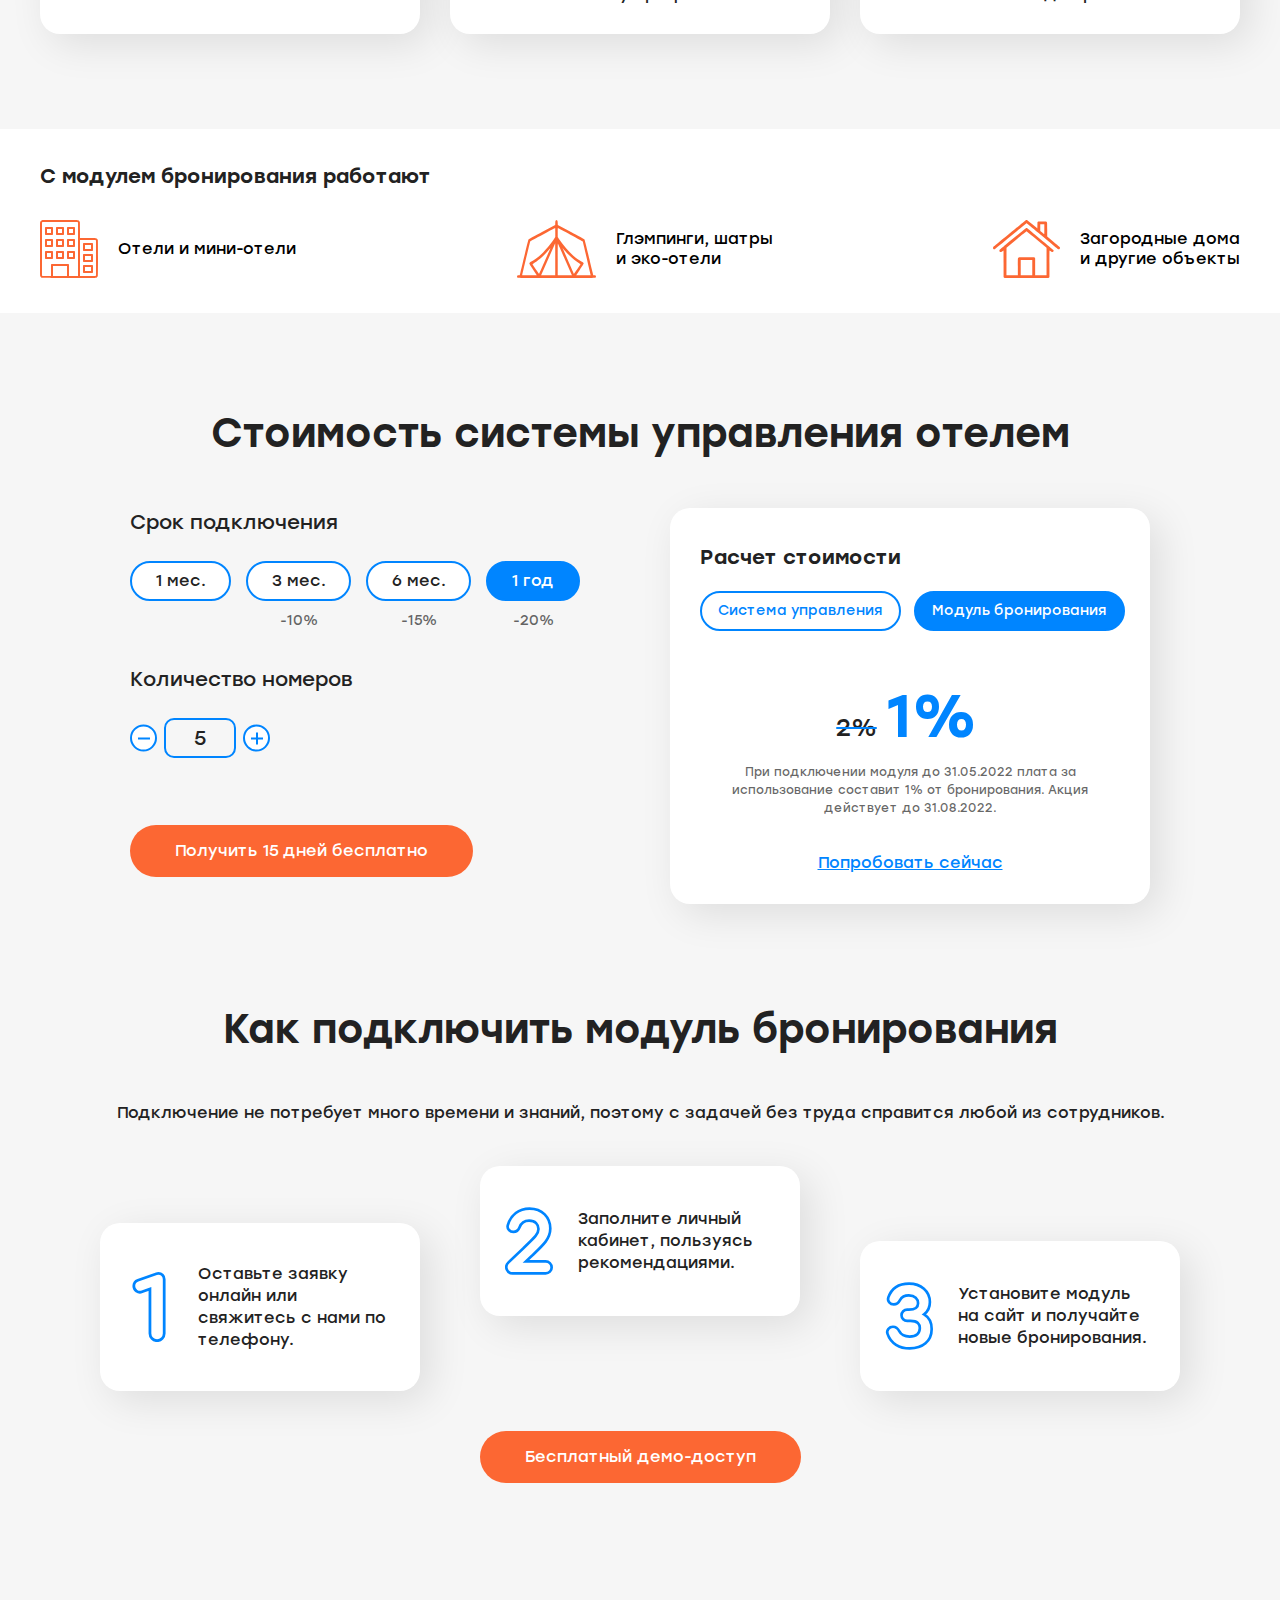
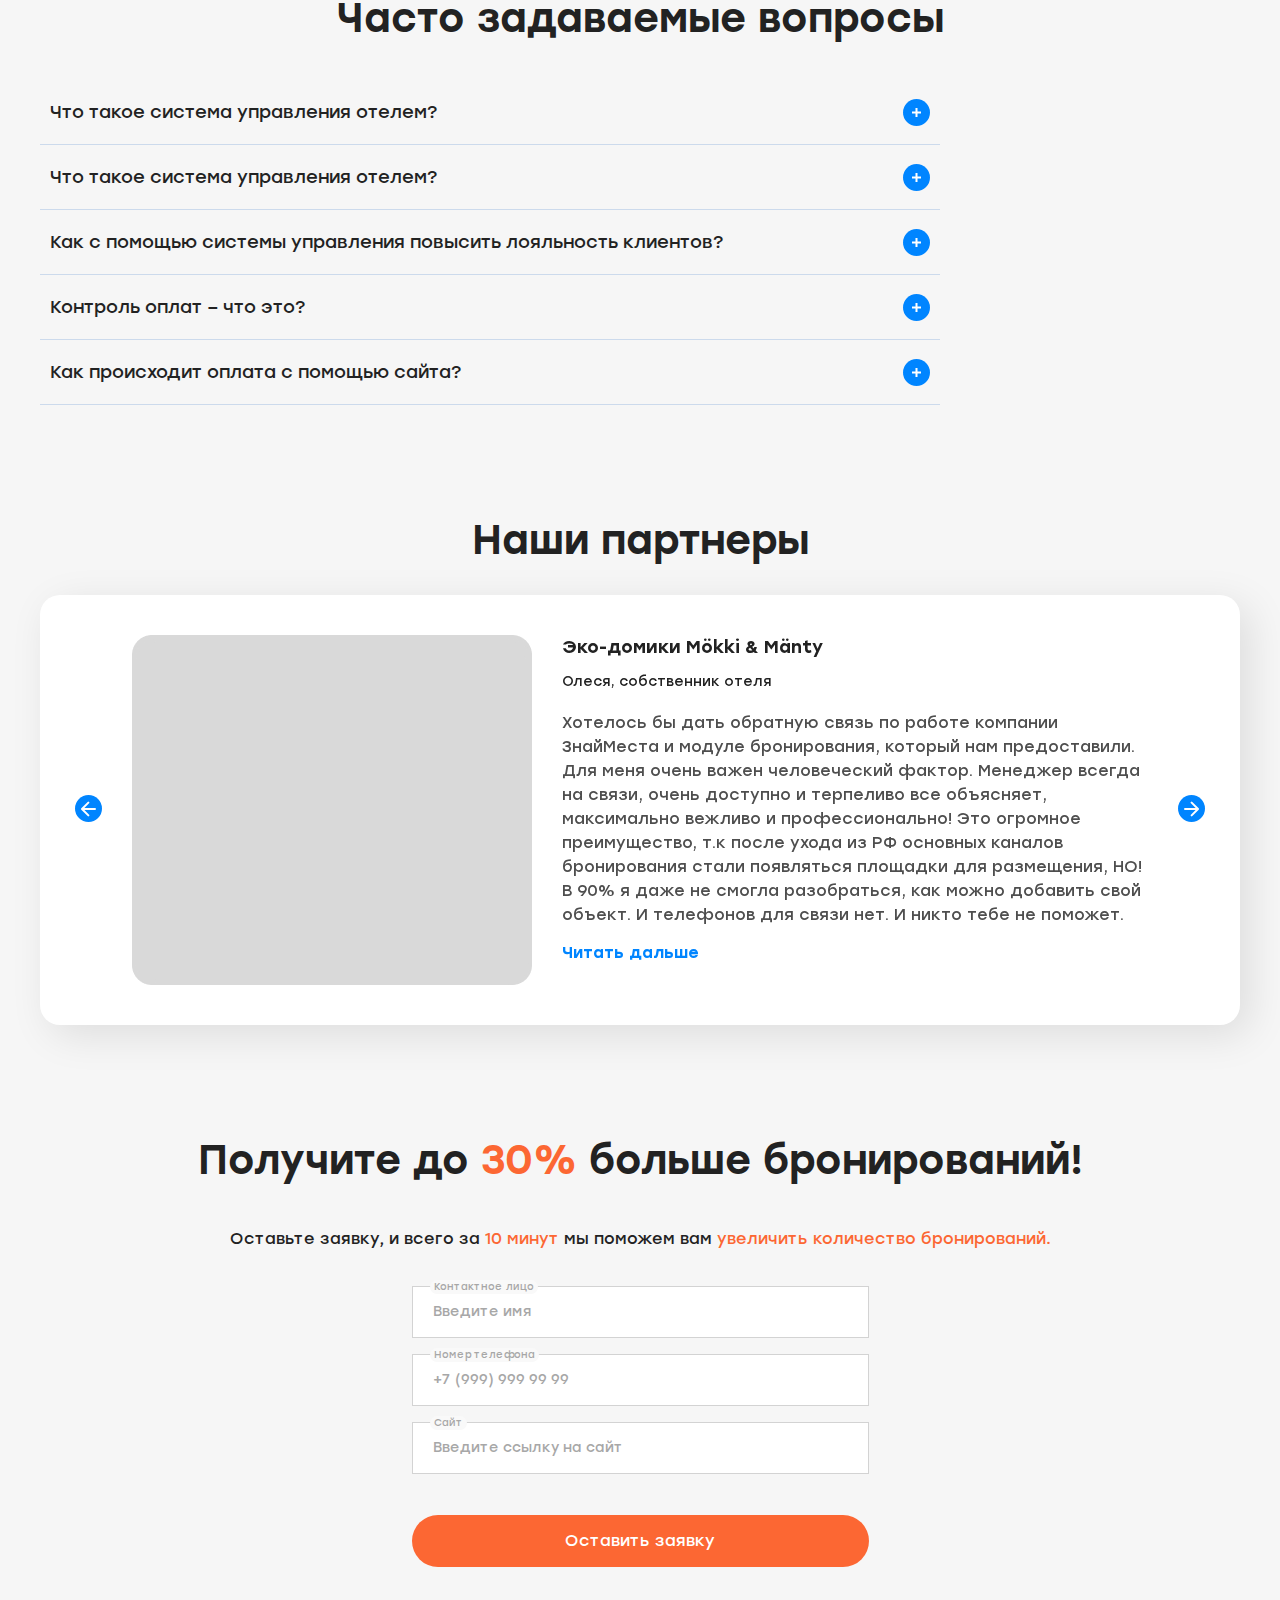
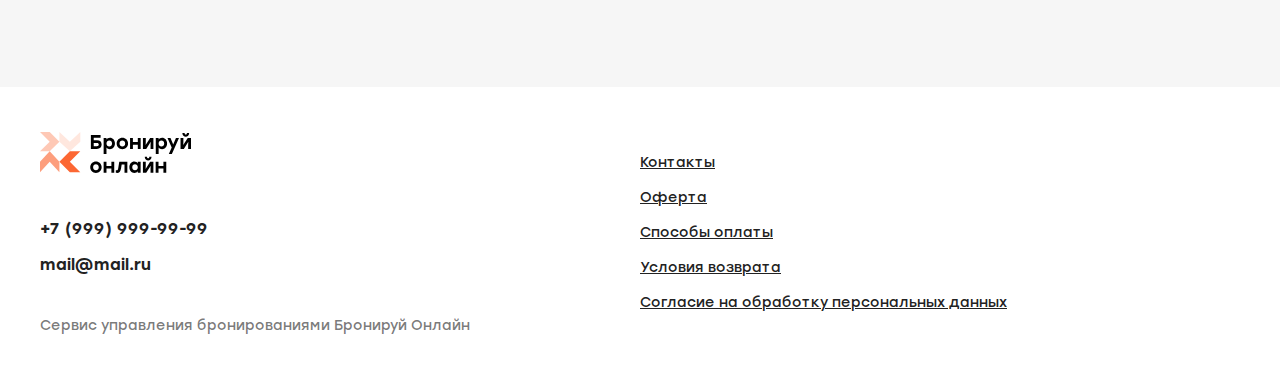
<file: main2-page.html>
<!DOCTYPE html>
<html lang="ru">

<head>
	<title>Бронируй онлайн</title>

	<meta charset="UTF-8" />
	<meta http-equiv="X-UA-Compatible" content="IE=edge" />
	<meta name="viewport" content="width=device-width, initial-scale=1, maximum-scale=1" />

	<link rel="stylesheet" href="css/styles.css" />
</head>

<body class="main">
	<header class="header main__header">
		<div class="header__container container">
			<div class="header__logo">
				<a href="/">
					<img src="images/logo.svg" alt="logo-img" />
				</a>
			</div>
			<ul class="header__menu menu-block js-nav-menu">

				<li class="menu-block__link"><a href="#acces-popup" class="js-popup-show">Демо-доступ</a></li>

				<li class="menu-block__link"><a class="js-popup-show" href="#support-popup">Поддержка</a></li>

				<li class="menu-block__link"><a href="tel:8 800 999 99 99">8 800 999 99 99</a></li>
			</ul>
			<a href="#" class="header__user">
				<div class="header__user-icon">
					<svg>
						<use xlink:href="images/sprite-svg.svg#user"></use>
					</svg>
				</div>
				<div class="header__user-title">Вход</div>
			</a>
			<div class="header__burger-menu burger-menu js-burger-menu">
				<span></span>
				<span></span>
				<span></span>
			</div>
		</div>
	</header>
	<section class="main__about-mobile about-section about-section--mobile">
		<div class="about-section__container container">
			<div class="about-section__info">
				<h1 class="about-section__title">
					Модуль бронирования для сайта
					<!-- <span>отелей</span> -->
					<div class="site-title__sub-wrap" id="rotate">
						<span class="site-title__sub js-text-1 is-active">отелей</span>
						<span class="site-title__sub js-text-2">глэмпингов</span>
						<span class="site-title__sub js-text-3">гостевых домов</span>
						<span class="site-title__sub js-text-4">баз отдыха</span>
						<span class="site-title__sub js-text-5">эко-отелей</span>
						<span class="site-title__sub js-text-6">мини-отелей</span>
					</div>
				</h1>
				<div class="about-section__desc">Мотиватор роста прямых продаж</div>
				<div class="about-section__btn">
					<a href="#acces-popup" class="btn btn--blue js-popup-show">Получить демо-доступ</a>
				</div>
			</div>
			<div class="about-section__img">
				<img src="images/about-mobile.png" />
			</div>
		</div>
	</section>

	<section class="module-about-section">
		<div class="module-about-section__container container">
			<div class="module-about-section__title">Модуль бронирования - это</div>
			<div class="module-about-section__text">Главный инструмент для увеличения количества прямых продаж. <br>
				Он представляет собой форму бронирования для сайта и социальных сетей отеля.<br class="hidden-sm">
				Мы уделили особое внимание дизайну и удобству модуля, чтобы гость воспринимал форму поиска как сервис
				вашего отеля и без труда смог выбрать и забронировать номер в удобное время.</div>
		</div>
	</section>

	<section class="main__info-module info-section info-section--module">
		<div class="info-section__container container">
			<div class="info-section__title title-h2">
				Как выглядит модуль онлайн-бронирования
			</div>
			<div class="info-section__subtitle">
				Современный дизайн и удобство использования - основные характеристики эффективного модуля. Именно этому
				мы уделили особое внимание в процессе разработки, чтобы ваши гости без труда смогли выбрать и
				забронировать номер.
			</div>
			<div class="info-section__tabs">
				<div class="info-section__tabs-title">Выберите цвет модуля</div>
				<div class="info-section__tabs-list">
					<div class="info-section__tabs-item">
						<div class="radiobox radiobox--btn">
							<input class="js-modules-settings" type="radio" name="color" id="color2" checked>
							<label class="radio-switch color-blue" for="color2">
								Светлый блюр
							</label>
						</div>
					</div>
					<div class="info-section__tabs-item">
						<div class="radiobox radiobox--btn">
							<input class="js-modules-settings" type="radio" name="color" id="color1">
							<label class="radio-switch color-blue" for="color1">
								Темный блюр
							</label>
						</div>
					</div>
					<div class="info-section__tabs-item">
						<div class="radiobox radiobox--btn">
							<input class="js-modules-settings" type="radio" name="color" id="color4">
							<label class="radio-switch color-blue" for="color4">
								Черный фон
							</label>
						</div>
					</div>

					<div class="info-section__tabs-item">
						<div class="radiobox radiobox--btn">
							<input class="js-modules-settings" type="radio" name="color" id="color3">
							<label class="radio-switch color-blue" for="color3">
								Белый фон
							</label>
						</div>
					</div>

					<div class="info-section__tabs-item">
						<div class="radiobox radiobox--btn">
							<input class="js-modules-settings" type="radio" name="color" id="color5">
							<label class="radio-switch color-blue" for="color5">
								Серый фон
							</label>
						</div>
					</div>
					<div class="info-section__tabs-item">
						<div class="radiobox radiobox--btn">
							<input class="js-modules-settings" type="radio" name="color" id="color6">
							<label class="radio-switch color-blue" for="color6">
								Прозрачный фон
							</label>
						</div>
					</div>
				</div>
			</div>

			<!-- mod-1 -->
			<div class="info-section__slide header-example-block header-example-block--middle" id="module-color1">

				<picture>
					<source media="(max-width: 998px)" srcset="images/module-1-xs.jpg">
					<img class="header-example-block__bg" src="images/module-1.jpg" alt="">
				</picture>

				<div class="header-example-block__params">
					<div class="header-example-block__params-wrap">
						<div class="header-example-block__params-title">Бронирование номеров</div>
						<div class="header-example-block__params-items">
							<div class="header-example-block__params-item">
								<div class="header-example-block__params-left">
									<div class="header-example-block__params-label">Заезд</div>
									<div class="header-example-block__params-select"><span>23 июня 2022</span></div>
								</div>
								<div class="header-example-block__params-right">
									<svg class="header-example-block__params-icon" width="16" height="16" viewBox="0 0 16 16"
										fill="none" xmlns="http://www.w3.org/2000/svg">
										<g opacity="0.4">
											<path fill-rule="evenodd" clip-rule="evenodd"
												d="M13.7777 6.60278H1.89502C1.61902 6.60278 1.39502 6.37878 1.39502 6.10278C1.39502 5.82678 1.61902 5.60278 1.89502 5.60278H13.7777C14.0537 5.60278 14.2777 5.82678 14.2777 6.10278C14.2777 6.37878 14.0537 6.60278 13.7777 6.60278Z"
												fill="#222222" />
											<path fill-rule="evenodd" clip-rule="evenodd"
												d="M10.8009 9.2063C10.5249 9.2063 10.2982 8.9823 10.2982 8.7063C10.2982 8.4303 10.5189 8.2063 10.7949 8.2063H10.8009C11.0769 8.2063 11.3009 8.4303 11.3009 8.7063C11.3009 8.9823 11.0769 9.2063 10.8009 9.2063Z"
												fill="#222222" />
											<path fill-rule="evenodd" clip-rule="evenodd"
												d="M7.84251 9.2063C7.56651 9.2063 7.33984 8.9823 7.33984 8.7063C7.33984 8.4303 7.56051 8.2063 7.83651 8.2063H7.84251C8.11851 8.2063 8.34251 8.4303 8.34251 8.7063C8.34251 8.9823 8.11851 9.2063 7.84251 9.2063Z"
												fill="#222222" />
											<path fill-rule="evenodd" clip-rule="evenodd"
												d="M4.87797 9.2063C4.60197 9.2063 4.37463 8.9823 4.37463 8.7063C4.37463 8.4303 4.59597 8.2063 4.87197 8.2063H4.87797C5.15397 8.2063 5.37797 8.4303 5.37797 8.7063C5.37797 8.9823 5.15397 9.2063 4.87797 9.2063Z"
												fill="#222222" />
											<path fill-rule="evenodd" clip-rule="evenodd"
												d="M10.8009 11.7975C10.5249 11.7975 10.2982 11.5735 10.2982 11.2975C10.2982 11.0215 10.5189 10.7975 10.7949 10.7975H10.8009C11.0769 10.7975 11.3009 11.0215 11.3009 11.2975C11.3009 11.5735 11.0769 11.7975 10.8009 11.7975Z"
												fill="#222222" />
											<path fill-rule="evenodd" clip-rule="evenodd"
												d="M7.84251 11.7975C7.56651 11.7975 7.33984 11.5735 7.33984 11.2975C7.33984 11.0215 7.56051 10.7975 7.83651 10.7975H7.84251C8.11851 10.7975 8.34251 11.0215 8.34251 11.2975C8.34251 11.5735 8.11851 11.7975 7.84251 11.7975Z"
												fill="#222222" />
											<path fill-rule="evenodd" clip-rule="evenodd"
												d="M4.87797 11.7975C4.60197 11.7975 4.37463 11.5735 4.37463 11.2975C4.37463 11.0215 4.59597 10.7975 4.87197 10.7975H4.87797C5.15397 10.7975 5.37797 11.0215 5.37797 11.2975C5.37797 11.5735 5.15397 11.7975 4.87797 11.7975Z"
												fill="#222222" />
											<path fill-rule="evenodd" clip-rule="evenodd"
												d="M10.5291 3.86063C10.2531 3.86063 10.0291 3.63663 10.0291 3.36063V1.16663C10.0291 0.890626 10.2531 0.666626 10.5291 0.666626C10.8051 0.666626 11.0291 0.890626 11.0291 1.16663V3.36063C11.0291 3.63663 10.8051 3.86063 10.5291 3.86063Z"
												fill="#222222" />
											<path fill-rule="evenodd" clip-rule="evenodd"
												d="M5.14355 3.86063C4.86755 3.86063 4.64355 3.63663 4.64355 3.36063V1.16663C4.64355 0.890626 4.86755 0.666626 5.14355 0.666626C5.41955 0.666626 5.64355 0.890626 5.64355 1.16663V3.36063C5.64355 3.63663 5.41955 3.86063 5.14355 3.86063Z"
												fill="#222222" />
											<mask id="mask0_2_417" style="mask-type:alpha" maskUnits="userSpaceOnUse" x="1" y="1"
												width="14" height="14">
												<path fill-rule="evenodd" clip-rule="evenodd"
													d="M1.33337 1.71936H14.3334V15H1.33337V1.71936Z" fill="white" />
											</mask>
											<g mask="url(#mask0_2_417)">
												<path fill-rule="evenodd" clip-rule="evenodd"
													d="M5.01404 2.71936C3.28537 2.71936 2.33337 3.64136 2.33337 5.31536V11.348C2.33337 13.0587 3.28537 14 5.01404 14H10.6527C12.3814 14 13.3334 13.076 13.3334 11.3987V5.31536C13.336 4.49203 13.1147 3.85203 12.6754 3.41203C12.2234 2.95869 11.5267 2.71936 10.6587 2.71936H5.01404ZM10.6527 15H5.01404C2.74404 15 1.33337 13.6007 1.33337 11.348V5.31536C1.33337 3.09669 2.74404 1.71936 5.01404 1.71936H10.6587C11.798 1.71936 12.74 2.06069 13.3834 2.70536C14.008 3.33269 14.3367 4.23469 14.3334 5.31669V11.3987C14.3334 13.62 12.9227 15 10.6527 15Z"
													fill="#222222" />
											</g>
										</g>
									</svg>
								</div>
							</div>

							<div class="header-example-block__params-item">
								<div class="header-example-block__params-left">
									<div class="header-example-block__params-label">Выезд</div>
									<div class="header-example-block__params-select"><span>24 июня 2022</span></div>
								</div>
								<div class="header-example-block__params-right">
									<svg class="header-example-block__params-icon" width="16" height="16" viewBox="0 0 16 16"
										fill="none" xmlns="http://www.w3.org/2000/svg">
										<g opacity="0.4">
											<path fill-rule="evenodd" clip-rule="evenodd"
												d="M13.7777 6.60278H1.89502C1.61902 6.60278 1.39502 6.37878 1.39502 6.10278C1.39502 5.82678 1.61902 5.60278 1.89502 5.60278H13.7777C14.0537 5.60278 14.2777 5.82678 14.2777 6.10278C14.2777 6.37878 14.0537 6.60278 13.7777 6.60278Z"
												fill="#222222" />
											<path fill-rule="evenodd" clip-rule="evenodd"
												d="M10.8009 9.2063C10.5249 9.2063 10.2982 8.9823 10.2982 8.7063C10.2982 8.4303 10.5189 8.2063 10.7949 8.2063H10.8009C11.0769 8.2063 11.3009 8.4303 11.3009 8.7063C11.3009 8.9823 11.0769 9.2063 10.8009 9.2063Z"
												fill="#222222" />
											<path fill-rule="evenodd" clip-rule="evenodd"
												d="M7.84251 9.2063C7.56651 9.2063 7.33984 8.9823 7.33984 8.7063C7.33984 8.4303 7.56051 8.2063 7.83651 8.2063H7.84251C8.11851 8.2063 8.34251 8.4303 8.34251 8.7063C8.34251 8.9823 8.11851 9.2063 7.84251 9.2063Z"
												fill="#222222" />
											<path fill-rule="evenodd" clip-rule="evenodd"
												d="M4.87797 9.2063C4.60197 9.2063 4.37463 8.9823 4.37463 8.7063C4.37463 8.4303 4.59597 8.2063 4.87197 8.2063H4.87797C5.15397 8.2063 5.37797 8.4303 5.37797 8.7063C5.37797 8.9823 5.15397 9.2063 4.87797 9.2063Z"
												fill="#222222" />
											<path fill-rule="evenodd" clip-rule="evenodd"
												d="M10.8009 11.7975C10.5249 11.7975 10.2982 11.5735 10.2982 11.2975C10.2982 11.0215 10.5189 10.7975 10.7949 10.7975H10.8009C11.0769 10.7975 11.3009 11.0215 11.3009 11.2975C11.3009 11.5735 11.0769 11.7975 10.8009 11.7975Z"
												fill="#222222" />
											<path fill-rule="evenodd" clip-rule="evenodd"
												d="M7.84251 11.7975C7.56651 11.7975 7.33984 11.5735 7.33984 11.2975C7.33984 11.0215 7.56051 10.7975 7.83651 10.7975H7.84251C8.11851 10.7975 8.34251 11.0215 8.34251 11.2975C8.34251 11.5735 8.11851 11.7975 7.84251 11.7975Z"
												fill="#222222" />
											<path fill-rule="evenodd" clip-rule="evenodd"
												d="M4.87797 11.7975C4.60197 11.7975 4.37463 11.5735 4.37463 11.2975C4.37463 11.0215 4.59597 10.7975 4.87197 10.7975H4.87797C5.15397 10.7975 5.37797 11.0215 5.37797 11.2975C5.37797 11.5735 5.15397 11.7975 4.87797 11.7975Z"
												fill="#222222" />
											<path fill-rule="evenodd" clip-rule="evenodd"
												d="M10.5291 3.86063C10.2531 3.86063 10.0291 3.63663 10.0291 3.36063V1.16663C10.0291 0.890626 10.2531 0.666626 10.5291 0.666626C10.8051 0.666626 11.0291 0.890626 11.0291 1.16663V3.36063C11.0291 3.63663 10.8051 3.86063 10.5291 3.86063Z"
												fill="#222222" />
											<path fill-rule="evenodd" clip-rule="evenodd"
												d="M5.14355 3.86063C4.86755 3.86063 4.64355 3.63663 4.64355 3.36063V1.16663C4.64355 0.890626 4.86755 0.666626 5.14355 0.666626C5.41955 0.666626 5.64355 0.890626 5.64355 1.16663V3.36063C5.64355 3.63663 5.41955 3.86063 5.14355 3.86063Z"
												fill="#222222" />
											<mask id="mask0_2_417" style="mask-type:alpha" maskUnits="userSpaceOnUse" x="1" y="1"
												width="14" height="14">
												<path fill-rule="evenodd" clip-rule="evenodd"
													d="M1.33337 1.71936H14.3334V15H1.33337V1.71936Z" fill="white" />
											</mask>
											<g mask="url(#mask0_2_417)">
												<path fill-rule="evenodd" clip-rule="evenodd"
													d="M5.01404 2.71936C3.28537 2.71936 2.33337 3.64136 2.33337 5.31536V11.348C2.33337 13.0587 3.28537 14 5.01404 14H10.6527C12.3814 14 13.3334 13.076 13.3334 11.3987V5.31536C13.336 4.49203 13.1147 3.85203 12.6754 3.41203C12.2234 2.95869 11.5267 2.71936 10.6587 2.71936H5.01404ZM10.6527 15H5.01404C2.74404 15 1.33337 13.6007 1.33337 11.348V5.31536C1.33337 3.09669 2.74404 1.71936 5.01404 1.71936H10.6587C11.798 1.71936 12.74 2.06069 13.3834 2.70536C14.008 3.33269 14.3367 4.23469 14.3334 5.31669V11.3987C14.3334 13.62 12.9227 15 10.6527 15Z"
													fill="#222222" />
											</g>
										</g>
									</svg>
								</div>
							</div>

							<div class="header-example-block__params-item header-example-block__params-item--lg">
								<div class="header-example-block__params-left">
									<div class="header-example-block__params-label">Гости</div>
									<div class="header-example-block__params-select"><span>2</span> взрослых, без
										детей</div>
								</div>
								<div class="header-example-block__params-right">
									<svg class="header-example-block__params-icon" width="12" height="14" viewBox="0 0 12 14"
										fill="none" xmlns="http://www.w3.org/2000/svg">
										<path fill-rule="evenodd" clip-rule="evenodd"
											d="M9.5294 3.86074C9.5294 5.81876 7.95948 7.38878 6.00008 7.38878C4.04135 7.38878 2.47076 5.81876 2.47076 3.86074C2.47076 1.90272 4.04135 0.333374 6.00008 0.333374C7.95948 0.333374 9.5294 1.90272 9.5294 3.86074ZM6.00008 13.6667C3.10833 13.6667 0.666748 13.1967 0.666748 11.3834C0.666748 9.56933 3.12367 9.116 6.00008 9.116C8.8925 9.116 11.3334 9.586 11.3334 11.3994C11.3334 13.2134 8.87649 13.6667 6.00008 13.6667Z"
											fill="#A7A7A7" />
									</svg>
								</div>
							</div>

							<div class="header-example-block__params-btn">
								Показать <span class="hidden visible-xs">цены</span>
							</div>
						</div>
					</div>
				</div>
			</div>

			<!-- mod-2 -->

			<div
				class="info-section__slide header-example-block header-example-block--middle header-example-block--light-blur"
				id="module-color2">
				<picture>
					<source media="(max-width: 998px)" srcset="images/module-1-xs.jpg">
					<img class="header-example-block__bg" src="images/module-1.jpg" alt="">
				</picture>

				<div class="header-example-block__params">
					<div class="header-example-block__params-wrap">
						<div class="header-example-block__params-title">Бронирование номеров</div>
						<div class="header-example-block__params-items">
							<div class="header-example-block__params-item">
								<div class="header-example-block__params-left">
									<div class="header-example-block__params-label">Заезд</div>
									<div class="header-example-block__params-select"><span>23 июня 2022</span></div>
								</div>
								<div class="header-example-block__params-right">
									<svg class="header-example-block__params-icon" width="16" height="16" viewBox="0 0 16 16"
										fill="none" xmlns="http://www.w3.org/2000/svg">
										<g opacity="0.4">
											<path fill-rule="evenodd" clip-rule="evenodd"
												d="M13.7777 6.60278H1.89502C1.61902 6.60278 1.39502 6.37878 1.39502 6.10278C1.39502 5.82678 1.61902 5.60278 1.89502 5.60278H13.7777C14.0537 5.60278 14.2777 5.82678 14.2777 6.10278C14.2777 6.37878 14.0537 6.60278 13.7777 6.60278Z"
												fill="#222222" />
											<path fill-rule="evenodd" clip-rule="evenodd"
												d="M10.8009 9.2063C10.5249 9.2063 10.2982 8.9823 10.2982 8.7063C10.2982 8.4303 10.5189 8.2063 10.7949 8.2063H10.8009C11.0769 8.2063 11.3009 8.4303 11.3009 8.7063C11.3009 8.9823 11.0769 9.2063 10.8009 9.2063Z"
												fill="#222222" />
											<path fill-rule="evenodd" clip-rule="evenodd"
												d="M7.84251 9.2063C7.56651 9.2063 7.33984 8.9823 7.33984 8.7063C7.33984 8.4303 7.56051 8.2063 7.83651 8.2063H7.84251C8.11851 8.2063 8.34251 8.4303 8.34251 8.7063C8.34251 8.9823 8.11851 9.2063 7.84251 9.2063Z"
												fill="#222222" />
											<path fill-rule="evenodd" clip-rule="evenodd"
												d="M4.87797 9.2063C4.60197 9.2063 4.37463 8.9823 4.37463 8.7063C4.37463 8.4303 4.59597 8.2063 4.87197 8.2063H4.87797C5.15397 8.2063 5.37797 8.4303 5.37797 8.7063C5.37797 8.9823 5.15397 9.2063 4.87797 9.2063Z"
												fill="#222222" />
											<path fill-rule="evenodd" clip-rule="evenodd"
												d="M10.8009 11.7975C10.5249 11.7975 10.2982 11.5735 10.2982 11.2975C10.2982 11.0215 10.5189 10.7975 10.7949 10.7975H10.8009C11.0769 10.7975 11.3009 11.0215 11.3009 11.2975C11.3009 11.5735 11.0769 11.7975 10.8009 11.7975Z"
												fill="#222222" />
											<path fill-rule="evenodd" clip-rule="evenodd"
												d="M7.84251 11.7975C7.56651 11.7975 7.33984 11.5735 7.33984 11.2975C7.33984 11.0215 7.56051 10.7975 7.83651 10.7975H7.84251C8.11851 10.7975 8.34251 11.0215 8.34251 11.2975C8.34251 11.5735 8.11851 11.7975 7.84251 11.7975Z"
												fill="#222222" />
											<path fill-rule="evenodd" clip-rule="evenodd"
												d="M4.87797 11.7975C4.60197 11.7975 4.37463 11.5735 4.37463 11.2975C4.37463 11.0215 4.59597 10.7975 4.87197 10.7975H4.87797C5.15397 10.7975 5.37797 11.0215 5.37797 11.2975C5.37797 11.5735 5.15397 11.7975 4.87797 11.7975Z"
												fill="#222222" />
											<path fill-rule="evenodd" clip-rule="evenodd"
												d="M10.5291 3.86063C10.2531 3.86063 10.0291 3.63663 10.0291 3.36063V1.16663C10.0291 0.890626 10.2531 0.666626 10.5291 0.666626C10.8051 0.666626 11.0291 0.890626 11.0291 1.16663V3.36063C11.0291 3.63663 10.8051 3.86063 10.5291 3.86063Z"
												fill="#222222" />
											<path fill-rule="evenodd" clip-rule="evenodd"
												d="M5.14355 3.86063C4.86755 3.86063 4.64355 3.63663 4.64355 3.36063V1.16663C4.64355 0.890626 4.86755 0.666626 5.14355 0.666626C5.41955 0.666626 5.64355 0.890626 5.64355 1.16663V3.36063C5.64355 3.63663 5.41955 3.86063 5.14355 3.86063Z"
												fill="#222222" />
											<mask id="mask0_2_417" style="mask-type:alpha" maskUnits="userSpaceOnUse" x="1" y="1"
												width="14" height="14">
												<path fill-rule="evenodd" clip-rule="evenodd"
													d="M1.33337 1.71936H14.3334V15H1.33337V1.71936Z" fill="white" />
											</mask>
											<g mask="url(#mask0_2_417)">
												<path fill-rule="evenodd" clip-rule="evenodd"
													d="M5.01404 2.71936C3.28537 2.71936 2.33337 3.64136 2.33337 5.31536V11.348C2.33337 13.0587 3.28537 14 5.01404 14H10.6527C12.3814 14 13.3334 13.076 13.3334 11.3987V5.31536C13.336 4.49203 13.1147 3.85203 12.6754 3.41203C12.2234 2.95869 11.5267 2.71936 10.6587 2.71936H5.01404ZM10.6527 15H5.01404C2.74404 15 1.33337 13.6007 1.33337 11.348V5.31536C1.33337 3.09669 2.74404 1.71936 5.01404 1.71936H10.6587C11.798 1.71936 12.74 2.06069 13.3834 2.70536C14.008 3.33269 14.3367 4.23469 14.3334 5.31669V11.3987C14.3334 13.62 12.9227 15 10.6527 15Z"
													fill="#222222" />
											</g>
										</g>
									</svg>
								</div>
							</div>

							<div class="header-example-block__params-item">
								<div class="header-example-block__params-left">
									<div class="header-example-block__params-label">Выезд</div>
									<div class="header-example-block__params-select"><span>24 июня 2022</span></div>
								</div>
								<div class="header-example-block__params-right">
									<svg class="header-example-block__params-icon" width="16" height="16" viewBox="0 0 16 16"
										fill="none" xmlns="http://www.w3.org/2000/svg">
										<g opacity="0.4">
											<path fill-rule="evenodd" clip-rule="evenodd"
												d="M13.7777 6.60278H1.89502C1.61902 6.60278 1.39502 6.37878 1.39502 6.10278C1.39502 5.82678 1.61902 5.60278 1.89502 5.60278H13.7777C14.0537 5.60278 14.2777 5.82678 14.2777 6.10278C14.2777 6.37878 14.0537 6.60278 13.7777 6.60278Z"
												fill="#222222" />
											<path fill-rule="evenodd" clip-rule="evenodd"
												d="M10.8009 9.2063C10.5249 9.2063 10.2982 8.9823 10.2982 8.7063C10.2982 8.4303 10.5189 8.2063 10.7949 8.2063H10.8009C11.0769 8.2063 11.3009 8.4303 11.3009 8.7063C11.3009 8.9823 11.0769 9.2063 10.8009 9.2063Z"
												fill="#222222" />
											<path fill-rule="evenodd" clip-rule="evenodd"
												d="M7.84251 9.2063C7.56651 9.2063 7.33984 8.9823 7.33984 8.7063C7.33984 8.4303 7.56051 8.2063 7.83651 8.2063H7.84251C8.11851 8.2063 8.34251 8.4303 8.34251 8.7063C8.34251 8.9823 8.11851 9.2063 7.84251 9.2063Z"
												fill="#222222" />
											<path fill-rule="evenodd" clip-rule="evenodd"
												d="M4.87797 9.2063C4.60197 9.2063 4.37463 8.9823 4.37463 8.7063C4.37463 8.4303 4.59597 8.2063 4.87197 8.2063H4.87797C5.15397 8.2063 5.37797 8.4303 5.37797 8.7063C5.37797 8.9823 5.15397 9.2063 4.87797 9.2063Z"
												fill="#222222" />
											<path fill-rule="evenodd" clip-rule="evenodd"
												d="M10.8009 11.7975C10.5249 11.7975 10.2982 11.5735 10.2982 11.2975C10.2982 11.0215 10.5189 10.7975 10.7949 10.7975H10.8009C11.0769 10.7975 11.3009 11.0215 11.3009 11.2975C11.3009 11.5735 11.0769 11.7975 10.8009 11.7975Z"
												fill="#222222" />
											<path fill-rule="evenodd" clip-rule="evenodd"
												d="M7.84251 11.7975C7.56651 11.7975 7.33984 11.5735 7.33984 11.2975C7.33984 11.0215 7.56051 10.7975 7.83651 10.7975H7.84251C8.11851 10.7975 8.34251 11.0215 8.34251 11.2975C8.34251 11.5735 8.11851 11.7975 7.84251 11.7975Z"
												fill="#222222" />
											<path fill-rule="evenodd" clip-rule="evenodd"
												d="M4.87797 11.7975C4.60197 11.7975 4.37463 11.5735 4.37463 11.2975C4.37463 11.0215 4.59597 10.7975 4.87197 10.7975H4.87797C5.15397 10.7975 5.37797 11.0215 5.37797 11.2975C5.37797 11.5735 5.15397 11.7975 4.87797 11.7975Z"
												fill="#222222" />
											<path fill-rule="evenodd" clip-rule="evenodd"
												d="M10.5291 3.86063C10.2531 3.86063 10.0291 3.63663 10.0291 3.36063V1.16663C10.0291 0.890626 10.2531 0.666626 10.5291 0.666626C10.8051 0.666626 11.0291 0.890626 11.0291 1.16663V3.36063C11.0291 3.63663 10.8051 3.86063 10.5291 3.86063Z"
												fill="#222222" />
											<path fill-rule="evenodd" clip-rule="evenodd"
												d="M5.14355 3.86063C4.86755 3.86063 4.64355 3.63663 4.64355 3.36063V1.16663C4.64355 0.890626 4.86755 0.666626 5.14355 0.666626C5.41955 0.666626 5.64355 0.890626 5.64355 1.16663V3.36063C5.64355 3.63663 5.41955 3.86063 5.14355 3.86063Z"
												fill="#222222" />
											<mask id="mask0_2_417" style="mask-type:alpha" maskUnits="userSpaceOnUse" x="1" y="1"
												width="14" height="14">
												<path fill-rule="evenodd" clip-rule="evenodd"
													d="M1.33337 1.71936H14.3334V15H1.33337V1.71936Z" fill="white" />
											</mask>
											<g mask="url(#mask0_2_417)">
												<path fill-rule="evenodd" clip-rule="evenodd"
													d="M5.01404 2.71936C3.28537 2.71936 2.33337 3.64136 2.33337 5.31536V11.348C2.33337 13.0587 3.28537 14 5.01404 14H10.6527C12.3814 14 13.3334 13.076 13.3334 11.3987V5.31536C13.336 4.49203 13.1147 3.85203 12.6754 3.41203C12.2234 2.95869 11.5267 2.71936 10.6587 2.71936H5.01404ZM10.6527 15H5.01404C2.74404 15 1.33337 13.6007 1.33337 11.348V5.31536C1.33337 3.09669 2.74404 1.71936 5.01404 1.71936H10.6587C11.798 1.71936 12.74 2.06069 13.3834 2.70536C14.008 3.33269 14.3367 4.23469 14.3334 5.31669V11.3987C14.3334 13.62 12.9227 15 10.6527 15Z"
													fill="#222222" />
											</g>
										</g>
									</svg>
								</div>
							</div>

							<div class="header-example-block__params-item header-example-block__params-item--lg">
								<div class="header-example-block__params-left">
									<div class="header-example-block__params-label">Гости</div>
									<div class="header-example-block__params-select"><span>2</span> взрослых, без
										детей</div>
								</div>
								<div class="header-example-block__params-right">
									<svg class="header-example-block__params-icon" width="12" height="14" viewBox="0 0 12 14"
										fill="none" xmlns="http://www.w3.org/2000/svg">
										<path fill-rule="evenodd" clip-rule="evenodd"
											d="M9.5294 3.86074C9.5294 5.81876 7.95948 7.38878 6.00008 7.38878C4.04135 7.38878 2.47076 5.81876 2.47076 3.86074C2.47076 1.90272 4.04135 0.333374 6.00008 0.333374C7.95948 0.333374 9.5294 1.90272 9.5294 3.86074ZM6.00008 13.6667C3.10833 13.6667 0.666748 13.1967 0.666748 11.3834C0.666748 9.56933 3.12367 9.116 6.00008 9.116C8.8925 9.116 11.3334 9.586 11.3334 11.3994C11.3334 13.2134 8.87649 13.6667 6.00008 13.6667Z"
											fill="#A7A7A7" />
									</svg>
								</div>
							</div>

							<div class="header-example-block__params-btn">
								Показать <span class="hidden visible-xs">цены</span>
							</div>
						</div>
					</div>
				</div>
			</div>

			<!-- mod-3 -->

			<div
				class="info-section__slide header-example-block header-example-block--middle header-example-block--light-bg"
				id="module-color3">
				<picture>
					<source media="(max-width: 998px)" srcset="images/module-1-xs.jpg">
					<img class="header-example-block__bg" src="images/module-1.jpg" alt="">
				</picture>

				<div class="header-example-block__params">
					<div class="header-example-block__params-wrap">
						<div class="header-example-block__params-title">Бронирование номеров</div>
						<div class="header-example-block__params-items">
							<div class="header-example-block__params-item">
								<div class="header-example-block__params-left">
									<div class="header-example-block__params-label">Заезд</div>
									<div class="header-example-block__params-select"><span>23 июня 2022</span></div>
								</div>
								<div class="header-example-block__params-right">
									<svg class="header-example-block__params-icon" width="16" height="16" viewBox="0 0 16 16"
										fill="none" xmlns="http://www.w3.org/2000/svg">
										<g opacity="0.4">
											<path fill-rule="evenodd" clip-rule="evenodd"
												d="M13.7777 6.60278H1.89502C1.61902 6.60278 1.39502 6.37878 1.39502 6.10278C1.39502 5.82678 1.61902 5.60278 1.89502 5.60278H13.7777C14.0537 5.60278 14.2777 5.82678 14.2777 6.10278C14.2777 6.37878 14.0537 6.60278 13.7777 6.60278Z"
												fill="#222222" />
											<path fill-rule="evenodd" clip-rule="evenodd"
												d="M10.8009 9.2063C10.5249 9.2063 10.2982 8.9823 10.2982 8.7063C10.2982 8.4303 10.5189 8.2063 10.7949 8.2063H10.8009C11.0769 8.2063 11.3009 8.4303 11.3009 8.7063C11.3009 8.9823 11.0769 9.2063 10.8009 9.2063Z"
												fill="#222222" />
											<path fill-rule="evenodd" clip-rule="evenodd"
												d="M7.84251 9.2063C7.56651 9.2063 7.33984 8.9823 7.33984 8.7063C7.33984 8.4303 7.56051 8.2063 7.83651 8.2063H7.84251C8.11851 8.2063 8.34251 8.4303 8.34251 8.7063C8.34251 8.9823 8.11851 9.2063 7.84251 9.2063Z"
												fill="#222222" />
											<path fill-rule="evenodd" clip-rule="evenodd"
												d="M4.87797 9.2063C4.60197 9.2063 4.37463 8.9823 4.37463 8.7063C4.37463 8.4303 4.59597 8.2063 4.87197 8.2063H4.87797C5.15397 8.2063 5.37797 8.4303 5.37797 8.7063C5.37797 8.9823 5.15397 9.2063 4.87797 9.2063Z"
												fill="#222222" />
											<path fill-rule="evenodd" clip-rule="evenodd"
												d="M10.8009 11.7975C10.5249 11.7975 10.2982 11.5735 10.2982 11.2975C10.2982 11.0215 10.5189 10.7975 10.7949 10.7975H10.8009C11.0769 10.7975 11.3009 11.0215 11.3009 11.2975C11.3009 11.5735 11.0769 11.7975 10.8009 11.7975Z"
												fill="#222222" />
											<path fill-rule="evenodd" clip-rule="evenodd"
												d="M7.84251 11.7975C7.56651 11.7975 7.33984 11.5735 7.33984 11.2975C7.33984 11.0215 7.56051 10.7975 7.83651 10.7975H7.84251C8.11851 10.7975 8.34251 11.0215 8.34251 11.2975C8.34251 11.5735 8.11851 11.7975 7.84251 11.7975Z"
												fill="#222222" />
											<path fill-rule="evenodd" clip-rule="evenodd"
												d="M4.87797 11.7975C4.60197 11.7975 4.37463 11.5735 4.37463 11.2975C4.37463 11.0215 4.59597 10.7975 4.87197 10.7975H4.87797C5.15397 10.7975 5.37797 11.0215 5.37797 11.2975C5.37797 11.5735 5.15397 11.7975 4.87797 11.7975Z"
												fill="#222222" />
											<path fill-rule="evenodd" clip-rule="evenodd"
												d="M10.5291 3.86063C10.2531 3.86063 10.0291 3.63663 10.0291 3.36063V1.16663C10.0291 0.890626 10.2531 0.666626 10.5291 0.666626C10.8051 0.666626 11.0291 0.890626 11.0291 1.16663V3.36063C11.0291 3.63663 10.8051 3.86063 10.5291 3.86063Z"
												fill="#222222" />
											<path fill-rule="evenodd" clip-rule="evenodd"
												d="M5.14355 3.86063C4.86755 3.86063 4.64355 3.63663 4.64355 3.36063V1.16663C4.64355 0.890626 4.86755 0.666626 5.14355 0.666626C5.41955 0.666626 5.64355 0.890626 5.64355 1.16663V3.36063C5.64355 3.63663 5.41955 3.86063 5.14355 3.86063Z"
												fill="#222222" />
											<mask id="mask0_2_417" style="mask-type:alpha" maskUnits="userSpaceOnUse" x="1" y="1"
												width="14" height="14">
												<path fill-rule="evenodd" clip-rule="evenodd"
													d="M1.33337 1.71936H14.3334V15H1.33337V1.71936Z" fill="white" />
											</mask>
											<g mask="url(#mask0_2_417)">
												<path fill-rule="evenodd" clip-rule="evenodd"
													d="M5.01404 2.71936C3.28537 2.71936 2.33337 3.64136 2.33337 5.31536V11.348C2.33337 13.0587 3.28537 14 5.01404 14H10.6527C12.3814 14 13.3334 13.076 13.3334 11.3987V5.31536C13.336 4.49203 13.1147 3.85203 12.6754 3.41203C12.2234 2.95869 11.5267 2.71936 10.6587 2.71936H5.01404ZM10.6527 15H5.01404C2.74404 15 1.33337 13.6007 1.33337 11.348V5.31536C1.33337 3.09669 2.74404 1.71936 5.01404 1.71936H10.6587C11.798 1.71936 12.74 2.06069 13.3834 2.70536C14.008 3.33269 14.3367 4.23469 14.3334 5.31669V11.3987C14.3334 13.62 12.9227 15 10.6527 15Z"
													fill="#222222" />
											</g>
										</g>
									</svg>
								</div>
							</div>

							<div class="header-example-block__params-item">
								<div class="header-example-block__params-left">
									<div class="header-example-block__params-label">Выезд</div>
									<div class="header-example-block__params-select"><span>24 июня 2022</span></div>
								</div>
								<div class="header-example-block__params-right">
									<svg class="header-example-block__params-icon" width="16" height="16" viewBox="0 0 16 16"
										fill="none" xmlns="http://www.w3.org/2000/svg">
										<g opacity="0.4">
											<path fill-rule="evenodd" clip-rule="evenodd"
												d="M13.7777 6.60278H1.89502C1.61902 6.60278 1.39502 6.37878 1.39502 6.10278C1.39502 5.82678 1.61902 5.60278 1.89502 5.60278H13.7777C14.0537 5.60278 14.2777 5.82678 14.2777 6.10278C14.2777 6.37878 14.0537 6.60278 13.7777 6.60278Z"
												fill="#222222" />
											<path fill-rule="evenodd" clip-rule="evenodd"
												d="M10.8009 9.2063C10.5249 9.2063 10.2982 8.9823 10.2982 8.7063C10.2982 8.4303 10.5189 8.2063 10.7949 8.2063H10.8009C11.0769 8.2063 11.3009 8.4303 11.3009 8.7063C11.3009 8.9823 11.0769 9.2063 10.8009 9.2063Z"
												fill="#222222" />
											<path fill-rule="evenodd" clip-rule="evenodd"
												d="M7.84251 9.2063C7.56651 9.2063 7.33984 8.9823 7.33984 8.7063C7.33984 8.4303 7.56051 8.2063 7.83651 8.2063H7.84251C8.11851 8.2063 8.34251 8.4303 8.34251 8.7063C8.34251 8.9823 8.11851 9.2063 7.84251 9.2063Z"
												fill="#222222" />
											<path fill-rule="evenodd" clip-rule="evenodd"
												d="M4.87797 9.2063C4.60197 9.2063 4.37463 8.9823 4.37463 8.7063C4.37463 8.4303 4.59597 8.2063 4.87197 8.2063H4.87797C5.15397 8.2063 5.37797 8.4303 5.37797 8.7063C5.37797 8.9823 5.15397 9.2063 4.87797 9.2063Z"
												fill="#222222" />
											<path fill-rule="evenodd" clip-rule="evenodd"
												d="M10.8009 11.7975C10.5249 11.7975 10.2982 11.5735 10.2982 11.2975C10.2982 11.0215 10.5189 10.7975 10.7949 10.7975H10.8009C11.0769 10.7975 11.3009 11.0215 11.3009 11.2975C11.3009 11.5735 11.0769 11.7975 10.8009 11.7975Z"
												fill="#222222" />
											<path fill-rule="evenodd" clip-rule="evenodd"
												d="M7.84251 11.7975C7.56651 11.7975 7.33984 11.5735 7.33984 11.2975C7.33984 11.0215 7.56051 10.7975 7.83651 10.7975H7.84251C8.11851 10.7975 8.34251 11.0215 8.34251 11.2975C8.34251 11.5735 8.11851 11.7975 7.84251 11.7975Z"
												fill="#222222" />
											<path fill-rule="evenodd" clip-rule="evenodd"
												d="M4.87797 11.7975C4.60197 11.7975 4.37463 11.5735 4.37463 11.2975C4.37463 11.0215 4.59597 10.7975 4.87197 10.7975H4.87797C5.15397 10.7975 5.37797 11.0215 5.37797 11.2975C5.37797 11.5735 5.15397 11.7975 4.87797 11.7975Z"
												fill="#222222" />
											<path fill-rule="evenodd" clip-rule="evenodd"
												d="M10.5291 3.86063C10.2531 3.86063 10.0291 3.63663 10.0291 3.36063V1.16663C10.0291 0.890626 10.2531 0.666626 10.5291 0.666626C10.8051 0.666626 11.0291 0.890626 11.0291 1.16663V3.36063C11.0291 3.63663 10.8051 3.86063 10.5291 3.86063Z"
												fill="#222222" />
											<path fill-rule="evenodd" clip-rule="evenodd"
												d="M5.14355 3.86063C4.86755 3.86063 4.64355 3.63663 4.64355 3.36063V1.16663C4.64355 0.890626 4.86755 0.666626 5.14355 0.666626C5.41955 0.666626 5.64355 0.890626 5.64355 1.16663V3.36063C5.64355 3.63663 5.41955 3.86063 5.14355 3.86063Z"
												fill="#222222" />
											<mask id="mask0_2_417" style="mask-type:alpha" maskUnits="userSpaceOnUse" x="1" y="1"
												width="14" height="14">
												<path fill-rule="evenodd" clip-rule="evenodd"
													d="M1.33337 1.71936H14.3334V15H1.33337V1.71936Z" fill="white" />
											</mask>
											<g mask="url(#mask0_2_417)">
												<path fill-rule="evenodd" clip-rule="evenodd"
													d="M5.01404 2.71936C3.28537 2.71936 2.33337 3.64136 2.33337 5.31536V11.348C2.33337 13.0587 3.28537 14 5.01404 14H10.6527C12.3814 14 13.3334 13.076 13.3334 11.3987V5.31536C13.336 4.49203 13.1147 3.85203 12.6754 3.41203C12.2234 2.95869 11.5267 2.71936 10.6587 2.71936H5.01404ZM10.6527 15H5.01404C2.74404 15 1.33337 13.6007 1.33337 11.348V5.31536C1.33337 3.09669 2.74404 1.71936 5.01404 1.71936H10.6587C11.798 1.71936 12.74 2.06069 13.3834 2.70536C14.008 3.33269 14.3367 4.23469 14.3334 5.31669V11.3987C14.3334 13.62 12.9227 15 10.6527 15Z"
													fill="#222222" />
											</g>
										</g>
									</svg>
								</div>
							</div>

							<div class="header-example-block__params-item header-example-block__params-item--lg">
								<div class="header-example-block__params-left">
									<div class="header-example-block__params-label">Гости</div>
									<div class="header-example-block__params-select"><span>2</span> взрослых, без
										детей</div>
								</div>
								<div class="header-example-block__params-right">
									<svg class="header-example-block__params-icon" width="12" height="14" viewBox="0 0 12 14"
										fill="none" xmlns="http://www.w3.org/2000/svg">
										<path fill-rule="evenodd" clip-rule="evenodd"
											d="M9.5294 3.86074C9.5294 5.81876 7.95948 7.38878 6.00008 7.38878C4.04135 7.38878 2.47076 5.81876 2.47076 3.86074C2.47076 1.90272 4.04135 0.333374 6.00008 0.333374C7.95948 0.333374 9.5294 1.90272 9.5294 3.86074ZM6.00008 13.6667C3.10833 13.6667 0.666748 13.1967 0.666748 11.3834C0.666748 9.56933 3.12367 9.116 6.00008 9.116C8.8925 9.116 11.3334 9.586 11.3334 11.3994C11.3334 13.2134 8.87649 13.6667 6.00008 13.6667Z"
											fill="#A7A7A7" />
									</svg>
								</div>
							</div>

							<div class="header-example-block__params-btn">
								Показать <span class="hidden visible-xs">цены</span>
							</div>
						</div>
					</div>
				</div>
			</div>

			<!-- mod-4 -->

			<div
				class="info-section__slide header-example-block header-example-block--middle header-example-block--dark-bg"
				id="module-color4">
				<picture>
					<source media="(max-width: 998px)" srcset="images/module-1-xs.jpg">
					<img class="header-example-block__bg" src="images/module-1.jpg" alt="">
				</picture>

				<div class="header-example-block__params">
					<div class="header-example-block__params-wrap">
						<div class="header-example-block__params-title">Бронирование номеров</div>
						<div class="header-example-block__params-items">
							<div class="header-example-block__params-item">
								<div class="header-example-block__params-left">
									<div class="header-example-block__params-label">Заезд</div>
									<div class="header-example-block__params-select"><span>23 июня 2022</span></div>
								</div>
								<div class="header-example-block__params-right">
									<svg class="header-example-block__params-icon" width="16" height="16" viewBox="0 0 16 16"
										fill="none" xmlns="http://www.w3.org/2000/svg">
										<g opacity="0.4">
											<path fill-rule="evenodd" clip-rule="evenodd"
												d="M13.7777 6.60278H1.89502C1.61902 6.60278 1.39502 6.37878 1.39502 6.10278C1.39502 5.82678 1.61902 5.60278 1.89502 5.60278H13.7777C14.0537 5.60278 14.2777 5.82678 14.2777 6.10278C14.2777 6.37878 14.0537 6.60278 13.7777 6.60278Z"
												fill="#222222" />
											<path fill-rule="evenodd" clip-rule="evenodd"
												d="M10.8009 9.2063C10.5249 9.2063 10.2982 8.9823 10.2982 8.7063C10.2982 8.4303 10.5189 8.2063 10.7949 8.2063H10.8009C11.0769 8.2063 11.3009 8.4303 11.3009 8.7063C11.3009 8.9823 11.0769 9.2063 10.8009 9.2063Z"
												fill="#222222" />
											<path fill-rule="evenodd" clip-rule="evenodd"
												d="M7.84251 9.2063C7.56651 9.2063 7.33984 8.9823 7.33984 8.7063C7.33984 8.4303 7.56051 8.2063 7.83651 8.2063H7.84251C8.11851 8.2063 8.34251 8.4303 8.34251 8.7063C8.34251 8.9823 8.11851 9.2063 7.84251 9.2063Z"
												fill="#222222" />
											<path fill-rule="evenodd" clip-rule="evenodd"
												d="M4.87797 9.2063C4.60197 9.2063 4.37463 8.9823 4.37463 8.7063C4.37463 8.4303 4.59597 8.2063 4.87197 8.2063H4.87797C5.15397 8.2063 5.37797 8.4303 5.37797 8.7063C5.37797 8.9823 5.15397 9.2063 4.87797 9.2063Z"
												fill="#222222" />
											<path fill-rule="evenodd" clip-rule="evenodd"
												d="M10.8009 11.7975C10.5249 11.7975 10.2982 11.5735 10.2982 11.2975C10.2982 11.0215 10.5189 10.7975 10.7949 10.7975H10.8009C11.0769 10.7975 11.3009 11.0215 11.3009 11.2975C11.3009 11.5735 11.0769 11.7975 10.8009 11.7975Z"
												fill="#222222" />
											<path fill-rule="evenodd" clip-rule="evenodd"
												d="M7.84251 11.7975C7.56651 11.7975 7.33984 11.5735 7.33984 11.2975C7.33984 11.0215 7.56051 10.7975 7.83651 10.7975H7.84251C8.11851 10.7975 8.34251 11.0215 8.34251 11.2975C8.34251 11.5735 8.11851 11.7975 7.84251 11.7975Z"
												fill="#222222" />
											<path fill-rule="evenodd" clip-rule="evenodd"
												d="M4.87797 11.7975C4.60197 11.7975 4.37463 11.5735 4.37463 11.2975C4.37463 11.0215 4.59597 10.7975 4.87197 10.7975H4.87797C5.15397 10.7975 5.37797 11.0215 5.37797 11.2975C5.37797 11.5735 5.15397 11.7975 4.87797 11.7975Z"
												fill="#222222" />
											<path fill-rule="evenodd" clip-rule="evenodd"
												d="M10.5291 3.86063C10.2531 3.86063 10.0291 3.63663 10.0291 3.36063V1.16663C10.0291 0.890626 10.2531 0.666626 10.5291 0.666626C10.8051 0.666626 11.0291 0.890626 11.0291 1.16663V3.36063C11.0291 3.63663 10.8051 3.86063 10.5291 3.86063Z"
												fill="#222222" />
											<path fill-rule="evenodd" clip-rule="evenodd"
												d="M5.14355 3.86063C4.86755 3.86063 4.64355 3.63663 4.64355 3.36063V1.16663C4.64355 0.890626 4.86755 0.666626 5.14355 0.666626C5.41955 0.666626 5.64355 0.890626 5.64355 1.16663V3.36063C5.64355 3.63663 5.41955 3.86063 5.14355 3.86063Z"
												fill="#222222" />
											<mask id="mask0_2_417" style="mask-type:alpha" maskUnits="userSpaceOnUse" x="1" y="1"
												width="14" height="14">
												<path fill-rule="evenodd" clip-rule="evenodd"
													d="M1.33337 1.71936H14.3334V15H1.33337V1.71936Z" fill="white" />
											</mask>
											<g mask="url(#mask0_2_417)">
												<path fill-rule="evenodd" clip-rule="evenodd"
													d="M5.01404 2.71936C3.28537 2.71936 2.33337 3.64136 2.33337 5.31536V11.348C2.33337 13.0587 3.28537 14 5.01404 14H10.6527C12.3814 14 13.3334 13.076 13.3334 11.3987V5.31536C13.336 4.49203 13.1147 3.85203 12.6754 3.41203C12.2234 2.95869 11.5267 2.71936 10.6587 2.71936H5.01404ZM10.6527 15H5.01404C2.74404 15 1.33337 13.6007 1.33337 11.348V5.31536C1.33337 3.09669 2.74404 1.71936 5.01404 1.71936H10.6587C11.798 1.71936 12.74 2.06069 13.3834 2.70536C14.008 3.33269 14.3367 4.23469 14.3334 5.31669V11.3987C14.3334 13.62 12.9227 15 10.6527 15Z"
													fill="#222222" />
											</g>
										</g>
									</svg>
								</div>
							</div>

							<div class="header-example-block__params-item">
								<div class="header-example-block__params-left">
									<div class="header-example-block__params-label">Выезд</div>
									<div class="header-example-block__params-select"><span>24 июня 2022</span></div>
								</div>
								<div class="header-example-block__params-right">
									<svg class="header-example-block__params-icon" width="16" height="16" viewBox="0 0 16 16"
										fill="none" xmlns="http://www.w3.org/2000/svg">
										<g opacity="0.4">
											<path fill-rule="evenodd" clip-rule="evenodd"
												d="M13.7777 6.60278H1.89502C1.61902 6.60278 1.39502 6.37878 1.39502 6.10278C1.39502 5.82678 1.61902 5.60278 1.89502 5.60278H13.7777C14.0537 5.60278 14.2777 5.82678 14.2777 6.10278C14.2777 6.37878 14.0537 6.60278 13.7777 6.60278Z"
												fill="#222222" />
											<path fill-rule="evenodd" clip-rule="evenodd"
												d="M10.8009 9.2063C10.5249 9.2063 10.2982 8.9823 10.2982 8.7063C10.2982 8.4303 10.5189 8.2063 10.7949 8.2063H10.8009C11.0769 8.2063 11.3009 8.4303 11.3009 8.7063C11.3009 8.9823 11.0769 9.2063 10.8009 9.2063Z"
												fill="#222222" />
											<path fill-rule="evenodd" clip-rule="evenodd"
												d="M7.84251 9.2063C7.56651 9.2063 7.33984 8.9823 7.33984 8.7063C7.33984 8.4303 7.56051 8.2063 7.83651 8.2063H7.84251C8.11851 8.2063 8.34251 8.4303 8.34251 8.7063C8.34251 8.9823 8.11851 9.2063 7.84251 9.2063Z"
												fill="#222222" />
											<path fill-rule="evenodd" clip-rule="evenodd"
												d="M4.87797 9.2063C4.60197 9.2063 4.37463 8.9823 4.37463 8.7063C4.37463 8.4303 4.59597 8.2063 4.87197 8.2063H4.87797C5.15397 8.2063 5.37797 8.4303 5.37797 8.7063C5.37797 8.9823 5.15397 9.2063 4.87797 9.2063Z"
												fill="#222222" />
											<path fill-rule="evenodd" clip-rule="evenodd"
												d="M10.8009 11.7975C10.5249 11.7975 10.2982 11.5735 10.2982 11.2975C10.2982 11.0215 10.5189 10.7975 10.7949 10.7975H10.8009C11.0769 10.7975 11.3009 11.0215 11.3009 11.2975C11.3009 11.5735 11.0769 11.7975 10.8009 11.7975Z"
												fill="#222222" />
											<path fill-rule="evenodd" clip-rule="evenodd"
												d="M7.84251 11.7975C7.56651 11.7975 7.33984 11.5735 7.33984 11.2975C7.33984 11.0215 7.56051 10.7975 7.83651 10.7975H7.84251C8.11851 10.7975 8.34251 11.0215 8.34251 11.2975C8.34251 11.5735 8.11851 11.7975 7.84251 11.7975Z"
												fill="#222222" />
											<path fill-rule="evenodd" clip-rule="evenodd"
												d="M4.87797 11.7975C4.60197 11.7975 4.37463 11.5735 4.37463 11.2975C4.37463 11.0215 4.59597 10.7975 4.87197 10.7975H4.87797C5.15397 10.7975 5.37797 11.0215 5.37797 11.2975C5.37797 11.5735 5.15397 11.7975 4.87797 11.7975Z"
												fill="#222222" />
											<path fill-rule="evenodd" clip-rule="evenodd"
												d="M10.5291 3.86063C10.2531 3.86063 10.0291 3.63663 10.0291 3.36063V1.16663C10.0291 0.890626 10.2531 0.666626 10.5291 0.666626C10.8051 0.666626 11.0291 0.890626 11.0291 1.16663V3.36063C11.0291 3.63663 10.8051 3.86063 10.5291 3.86063Z"
												fill="#222222" />
											<path fill-rule="evenodd" clip-rule="evenodd"
												d="M5.14355 3.86063C4.86755 3.86063 4.64355 3.63663 4.64355 3.36063V1.16663C4.64355 0.890626 4.86755 0.666626 5.14355 0.666626C5.41955 0.666626 5.64355 0.890626 5.64355 1.16663V3.36063C5.64355 3.63663 5.41955 3.86063 5.14355 3.86063Z"
												fill="#222222" />
											<mask id="mask0_2_417" style="mask-type:alpha" maskUnits="userSpaceOnUse" x="1" y="1"
												width="14" height="14">
												<path fill-rule="evenodd" clip-rule="evenodd"
													d="M1.33337 1.71936H14.3334V15H1.33337V1.71936Z" fill="white" />
											</mask>
											<g mask="url(#mask0_2_417)">
												<path fill-rule="evenodd" clip-rule="evenodd"
													d="M5.01404 2.71936C3.28537 2.71936 2.33337 3.64136 2.33337 5.31536V11.348C2.33337 13.0587 3.28537 14 5.01404 14H10.6527C12.3814 14 13.3334 13.076 13.3334 11.3987V5.31536C13.336 4.49203 13.1147 3.85203 12.6754 3.41203C12.2234 2.95869 11.5267 2.71936 10.6587 2.71936H5.01404ZM10.6527 15H5.01404C2.74404 15 1.33337 13.6007 1.33337 11.348V5.31536C1.33337 3.09669 2.74404 1.71936 5.01404 1.71936H10.6587C11.798 1.71936 12.74 2.06069 13.3834 2.70536C14.008 3.33269 14.3367 4.23469 14.3334 5.31669V11.3987C14.3334 13.62 12.9227 15 10.6527 15Z"
													fill="#222222" />
											</g>
										</g>
									</svg>
								</div>
							</div>

							<div class="header-example-block__params-item header-example-block__params-item--lg">
								<div class="header-example-block__params-left">
									<div class="header-example-block__params-label">Гости</div>
									<div class="header-example-block__params-select"><span>2</span> взрослых, без
										детей</div>
								</div>
								<div class="header-example-block__params-right">
									<svg class="header-example-block__params-icon" width="12" height="14" viewBox="0 0 12 14"
										fill="none" xmlns="http://www.w3.org/2000/svg">
										<path fill-rule="evenodd" clip-rule="evenodd"
											d="M9.5294 3.86074C9.5294 5.81876 7.95948 7.38878 6.00008 7.38878C4.04135 7.38878 2.47076 5.81876 2.47076 3.86074C2.47076 1.90272 4.04135 0.333374 6.00008 0.333374C7.95948 0.333374 9.5294 1.90272 9.5294 3.86074ZM6.00008 13.6667C3.10833 13.6667 0.666748 13.1967 0.666748 11.3834C0.666748 9.56933 3.12367 9.116 6.00008 9.116C8.8925 9.116 11.3334 9.586 11.3334 11.3994C11.3334 13.2134 8.87649 13.6667 6.00008 13.6667Z"
											fill="#A7A7A7" />
									</svg>
								</div>
							</div>

							<div class="header-example-block__params-btn">
								Показать <span class="hidden visible-xs">цены</span>
							</div>
						</div>
					</div>
				</div>
			</div>

			<!-- mod-5 -->

			<div
				class="info-section__slide header-example-block header-example-block--middle header-example-block--light-blur header-example-block--grey-bg"
				id="module-color5">
				<picture>
					<source media="(max-width: 998px)" srcset="images/module-1-xs.jpg">
					<img class="header-example-block__bg" src="images/module-1.jpg" alt="">
				</picture>

				<div class="header-example-block__params">
					<div class="header-example-block__params-wrap">
						<div class="header-example-block__params-title">Бронирование номеров</div>
						<div class="header-example-block__params-items">
							<div class="header-example-block__params-item">
								<div class="header-example-block__params-left">
									<div class="header-example-block__params-label">Заезд</div>
									<div class="header-example-block__params-select"><span>23 июня 2022</span></div>
								</div>
								<div class="header-example-block__params-right">
									<svg class="header-example-block__params-icon" width="16" height="16" viewBox="0 0 16 16"
										fill="none" xmlns="http://www.w3.org/2000/svg">
										<g opacity="0.4">
											<path fill-rule="evenodd" clip-rule="evenodd"
												d="M13.7777 6.60278H1.89502C1.61902 6.60278 1.39502 6.37878 1.39502 6.10278C1.39502 5.82678 1.61902 5.60278 1.89502 5.60278H13.7777C14.0537 5.60278 14.2777 5.82678 14.2777 6.10278C14.2777 6.37878 14.0537 6.60278 13.7777 6.60278Z"
												fill="#222222" />
											<path fill-rule="evenodd" clip-rule="evenodd"
												d="M10.8009 9.2063C10.5249 9.2063 10.2982 8.9823 10.2982 8.7063C10.2982 8.4303 10.5189 8.2063 10.7949 8.2063H10.8009C11.0769 8.2063 11.3009 8.4303 11.3009 8.7063C11.3009 8.9823 11.0769 9.2063 10.8009 9.2063Z"
												fill="#222222" />
											<path fill-rule="evenodd" clip-rule="evenodd"
												d="M7.84251 9.2063C7.56651 9.2063 7.33984 8.9823 7.33984 8.7063C7.33984 8.4303 7.56051 8.2063 7.83651 8.2063H7.84251C8.11851 8.2063 8.34251 8.4303 8.34251 8.7063C8.34251 8.9823 8.11851 9.2063 7.84251 9.2063Z"
												fill="#222222" />
											<path fill-rule="evenodd" clip-rule="evenodd"
												d="M4.87797 9.2063C4.60197 9.2063 4.37463 8.9823 4.37463 8.7063C4.37463 8.4303 4.59597 8.2063 4.87197 8.2063H4.87797C5.15397 8.2063 5.37797 8.4303 5.37797 8.7063C5.37797 8.9823 5.15397 9.2063 4.87797 9.2063Z"
												fill="#222222" />
											<path fill-rule="evenodd" clip-rule="evenodd"
												d="M10.8009 11.7975C10.5249 11.7975 10.2982 11.5735 10.2982 11.2975C10.2982 11.0215 10.5189 10.7975 10.7949 10.7975H10.8009C11.0769 10.7975 11.3009 11.0215 11.3009 11.2975C11.3009 11.5735 11.0769 11.7975 10.8009 11.7975Z"
												fill="#222222" />
											<path fill-rule="evenodd" clip-rule="evenodd"
												d="M7.84251 11.7975C7.56651 11.7975 7.33984 11.5735 7.33984 11.2975C7.33984 11.0215 7.56051 10.7975 7.83651 10.7975H7.84251C8.11851 10.7975 8.34251 11.0215 8.34251 11.2975C8.34251 11.5735 8.11851 11.7975 7.84251 11.7975Z"
												fill="#222222" />
											<path fill-rule="evenodd" clip-rule="evenodd"
												d="M4.87797 11.7975C4.60197 11.7975 4.37463 11.5735 4.37463 11.2975C4.37463 11.0215 4.59597 10.7975 4.87197 10.7975H4.87797C5.15397 10.7975 5.37797 11.0215 5.37797 11.2975C5.37797 11.5735 5.15397 11.7975 4.87797 11.7975Z"
												fill="#222222" />
											<path fill-rule="evenodd" clip-rule="evenodd"
												d="M10.5291 3.86063C10.2531 3.86063 10.0291 3.63663 10.0291 3.36063V1.16663C10.0291 0.890626 10.2531 0.666626 10.5291 0.666626C10.8051 0.666626 11.0291 0.890626 11.0291 1.16663V3.36063C11.0291 3.63663 10.8051 3.86063 10.5291 3.86063Z"
												fill="#222222" />
											<path fill-rule="evenodd" clip-rule="evenodd"
												d="M5.14355 3.86063C4.86755 3.86063 4.64355 3.63663 4.64355 3.36063V1.16663C4.64355 0.890626 4.86755 0.666626 5.14355 0.666626C5.41955 0.666626 5.64355 0.890626 5.64355 1.16663V3.36063C5.64355 3.63663 5.41955 3.86063 5.14355 3.86063Z"
												fill="#222222" />
											<mask id="mask0_2_417" style="mask-type:alpha" maskUnits="userSpaceOnUse" x="1" y="1"
												width="14" height="14">
												<path fill-rule="evenodd" clip-rule="evenodd"
													d="M1.33337 1.71936H14.3334V15H1.33337V1.71936Z" fill="white" />
											</mask>
											<g mask="url(#mask0_2_417)">
												<path fill-rule="evenodd" clip-rule="evenodd"
													d="M5.01404 2.71936C3.28537 2.71936 2.33337 3.64136 2.33337 5.31536V11.348C2.33337 13.0587 3.28537 14 5.01404 14H10.6527C12.3814 14 13.3334 13.076 13.3334 11.3987V5.31536C13.336 4.49203 13.1147 3.85203 12.6754 3.41203C12.2234 2.95869 11.5267 2.71936 10.6587 2.71936H5.01404ZM10.6527 15H5.01404C2.74404 15 1.33337 13.6007 1.33337 11.348V5.31536C1.33337 3.09669 2.74404 1.71936 5.01404 1.71936H10.6587C11.798 1.71936 12.74 2.06069 13.3834 2.70536C14.008 3.33269 14.3367 4.23469 14.3334 5.31669V11.3987C14.3334 13.62 12.9227 15 10.6527 15Z"
													fill="#222222" />
											</g>
										</g>
									</svg>
								</div>
							</div>

							<div class="header-example-block__params-item">
								<div class="header-example-block__params-left">
									<div class="header-example-block__params-label">Выезд</div>
									<div class="header-example-block__params-select"><span>24 июня 2022</span></div>
								</div>
								<div class="header-example-block__params-right">
									<svg class="header-example-block__params-icon" width="16" height="16" viewBox="0 0 16 16"
										fill="none" xmlns="http://www.w3.org/2000/svg">
										<g opacity="0.4">
											<path fill-rule="evenodd" clip-rule="evenodd"
												d="M13.7777 6.60278H1.89502C1.61902 6.60278 1.39502 6.37878 1.39502 6.10278C1.39502 5.82678 1.61902 5.60278 1.89502 5.60278H13.7777C14.0537 5.60278 14.2777 5.82678 14.2777 6.10278C14.2777 6.37878 14.0537 6.60278 13.7777 6.60278Z"
												fill="#222222" />
											<path fill-rule="evenodd" clip-rule="evenodd"
												d="M10.8009 9.2063C10.5249 9.2063 10.2982 8.9823 10.2982 8.7063C10.2982 8.4303 10.5189 8.2063 10.7949 8.2063H10.8009C11.0769 8.2063 11.3009 8.4303 11.3009 8.7063C11.3009 8.9823 11.0769 9.2063 10.8009 9.2063Z"
												fill="#222222" />
											<path fill-rule="evenodd" clip-rule="evenodd"
												d="M7.84251 9.2063C7.56651 9.2063 7.33984 8.9823 7.33984 8.7063C7.33984 8.4303 7.56051 8.2063 7.83651 8.2063H7.84251C8.11851 8.2063 8.34251 8.4303 8.34251 8.7063C8.34251 8.9823 8.11851 9.2063 7.84251 9.2063Z"
												fill="#222222" />
											<path fill-rule="evenodd" clip-rule="evenodd"
												d="M4.87797 9.2063C4.60197 9.2063 4.37463 8.9823 4.37463 8.7063C4.37463 8.4303 4.59597 8.2063 4.87197 8.2063H4.87797C5.15397 8.2063 5.37797 8.4303 5.37797 8.7063C5.37797 8.9823 5.15397 9.2063 4.87797 9.2063Z"
												fill="#222222" />
											<path fill-rule="evenodd" clip-rule="evenodd"
												d="M10.8009 11.7975C10.5249 11.7975 10.2982 11.5735 10.2982 11.2975C10.2982 11.0215 10.5189 10.7975 10.7949 10.7975H10.8009C11.0769 10.7975 11.3009 11.0215 11.3009 11.2975C11.3009 11.5735 11.0769 11.7975 10.8009 11.7975Z"
												fill="#222222" />
											<path fill-rule="evenodd" clip-rule="evenodd"
												d="M7.84251 11.7975C7.56651 11.7975 7.33984 11.5735 7.33984 11.2975C7.33984 11.0215 7.56051 10.7975 7.83651 10.7975H7.84251C8.11851 10.7975 8.34251 11.0215 8.34251 11.2975C8.34251 11.5735 8.11851 11.7975 7.84251 11.7975Z"
												fill="#222222" />
											<path fill-rule="evenodd" clip-rule="evenodd"
												d="M4.87797 11.7975C4.60197 11.7975 4.37463 11.5735 4.37463 11.2975C4.37463 11.0215 4.59597 10.7975 4.87197 10.7975H4.87797C5.15397 10.7975 5.37797 11.0215 5.37797 11.2975C5.37797 11.5735 5.15397 11.7975 4.87797 11.7975Z"
												fill="#222222" />
											<path fill-rule="evenodd" clip-rule="evenodd"
												d="M10.5291 3.86063C10.2531 3.86063 10.0291 3.63663 10.0291 3.36063V1.16663C10.0291 0.890626 10.2531 0.666626 10.5291 0.666626C10.8051 0.666626 11.0291 0.890626 11.0291 1.16663V3.36063C11.0291 3.63663 10.8051 3.86063 10.5291 3.86063Z"
												fill="#222222" />
											<path fill-rule="evenodd" clip-rule="evenodd"
												d="M5.14355 3.86063C4.86755 3.86063 4.64355 3.63663 4.64355 3.36063V1.16663C4.64355 0.890626 4.86755 0.666626 5.14355 0.666626C5.41955 0.666626 5.64355 0.890626 5.64355 1.16663V3.36063C5.64355 3.63663 5.41955 3.86063 5.14355 3.86063Z"
												fill="#222222" />
											<mask id="mask0_2_417" style="mask-type:alpha" maskUnits="userSpaceOnUse" x="1" y="1"
												width="14" height="14">
												<path fill-rule="evenodd" clip-rule="evenodd"
													d="M1.33337 1.71936H14.3334V15H1.33337V1.71936Z" fill="white" />
											</mask>
											<g mask="url(#mask0_2_417)">
												<path fill-rule="evenodd" clip-rule="evenodd"
													d="M5.01404 2.71936C3.28537 2.71936 2.33337 3.64136 2.33337 5.31536V11.348C2.33337 13.0587 3.28537 14 5.01404 14H10.6527C12.3814 14 13.3334 13.076 13.3334 11.3987V5.31536C13.336 4.49203 13.1147 3.85203 12.6754 3.41203C12.2234 2.95869 11.5267 2.71936 10.6587 2.71936H5.01404ZM10.6527 15H5.01404C2.74404 15 1.33337 13.6007 1.33337 11.348V5.31536C1.33337 3.09669 2.74404 1.71936 5.01404 1.71936H10.6587C11.798 1.71936 12.74 2.06069 13.3834 2.70536C14.008 3.33269 14.3367 4.23469 14.3334 5.31669V11.3987C14.3334 13.62 12.9227 15 10.6527 15Z"
													fill="#222222" />
											</g>
										</g>
									</svg>
								</div>
							</div>

							<div class="header-example-block__params-item header-example-block__params-item--lg">
								<div class="header-example-block__params-left">
									<div class="header-example-block__params-label">Гости</div>
									<div class="header-example-block__params-select"><span>2</span> взрослых, без
										детей</div>
								</div>
								<div class="header-example-block__params-right">
									<svg class="header-example-block__params-icon" width="12" height="14" viewBox="0 0 12 14"
										fill="none" xmlns="http://www.w3.org/2000/svg">
										<path fill-rule="evenodd" clip-rule="evenodd"
											d="M9.5294 3.86074C9.5294 5.81876 7.95948 7.38878 6.00008 7.38878C4.04135 7.38878 2.47076 5.81876 2.47076 3.86074C2.47076 1.90272 4.04135 0.333374 6.00008 0.333374C7.95948 0.333374 9.5294 1.90272 9.5294 3.86074ZM6.00008 13.6667C3.10833 13.6667 0.666748 13.1967 0.666748 11.3834C0.666748 9.56933 3.12367 9.116 6.00008 9.116C8.8925 9.116 11.3334 9.586 11.3334 11.3994C11.3334 13.2134 8.87649 13.6667 6.00008 13.6667Z"
											fill="#A7A7A7" />
									</svg>
								</div>
							</div>

							<div class="header-example-block__params-btn">
								Показать <span class="hidden visible-xs">цены</span>
							</div>
						</div>
					</div>
				</div>
			</div>

			<!-- mod-6 -->

			<div
				class="info-section__slide header-example-block header-example-block--middle header-example-block--light-bg header-example-block--opacity-bg"
				id="module-color6">
				<picture>
					<source media="(max-width: 998px)" srcset="images/module-1-xs.jpg">
					<img class="header-example-block__bg" src="images/module-1.jpg" alt="">
				</picture>

				<div class="header-example-block__params">
					<div class="header-example-block__params-wrap">
						<div class="header-example-block__params-title">Бронирование номеров</div>
						<div class="header-example-block__params-items">
							<div class="header-example-block__params-item">
								<div class="header-example-block__params-left">
									<div class="header-example-block__params-label">Заезд</div>
									<div class="header-example-block__params-select"><span>23 июня 2022</span></div>
								</div>
								<div class="header-example-block__params-right">
									<svg class="header-example-block__params-icon" width="16" height="16" viewBox="0 0 16 16"
										fill="none" xmlns="http://www.w3.org/2000/svg">
										<g opacity="0.4">
											<path fill-rule="evenodd" clip-rule="evenodd"
												d="M13.7777 6.60278H1.89502C1.61902 6.60278 1.39502 6.37878 1.39502 6.10278C1.39502 5.82678 1.61902 5.60278 1.89502 5.60278H13.7777C14.0537 5.60278 14.2777 5.82678 14.2777 6.10278C14.2777 6.37878 14.0537 6.60278 13.7777 6.60278Z"
												fill="#222222" />
											<path fill-rule="evenodd" clip-rule="evenodd"
												d="M10.8009 9.2063C10.5249 9.2063 10.2982 8.9823 10.2982 8.7063C10.2982 8.4303 10.5189 8.2063 10.7949 8.2063H10.8009C11.0769 8.2063 11.3009 8.4303 11.3009 8.7063C11.3009 8.9823 11.0769 9.2063 10.8009 9.2063Z"
												fill="#222222" />
											<path fill-rule="evenodd" clip-rule="evenodd"
												d="M7.84251 9.2063C7.56651 9.2063 7.33984 8.9823 7.33984 8.7063C7.33984 8.4303 7.56051 8.2063 7.83651 8.2063H7.84251C8.11851 8.2063 8.34251 8.4303 8.34251 8.7063C8.34251 8.9823 8.11851 9.2063 7.84251 9.2063Z"
												fill="#222222" />
											<path fill-rule="evenodd" clip-rule="evenodd"
												d="M4.87797 9.2063C4.60197 9.2063 4.37463 8.9823 4.37463 8.7063C4.37463 8.4303 4.59597 8.2063 4.87197 8.2063H4.87797C5.15397 8.2063 5.37797 8.4303 5.37797 8.7063C5.37797 8.9823 5.15397 9.2063 4.87797 9.2063Z"
												fill="#222222" />
											<path fill-rule="evenodd" clip-rule="evenodd"
												d="M10.8009 11.7975C10.5249 11.7975 10.2982 11.5735 10.2982 11.2975C10.2982 11.0215 10.5189 10.7975 10.7949 10.7975H10.8009C11.0769 10.7975 11.3009 11.0215 11.3009 11.2975C11.3009 11.5735 11.0769 11.7975 10.8009 11.7975Z"
												fill="#222222" />
											<path fill-rule="evenodd" clip-rule="evenodd"
												d="M7.84251 11.7975C7.56651 11.7975 7.33984 11.5735 7.33984 11.2975C7.33984 11.0215 7.56051 10.7975 7.83651 10.7975H7.84251C8.11851 10.7975 8.34251 11.0215 8.34251 11.2975C8.34251 11.5735 8.11851 11.7975 7.84251 11.7975Z"
												fill="#222222" />
											<path fill-rule="evenodd" clip-rule="evenodd"
												d="M4.87797 11.7975C4.60197 11.7975 4.37463 11.5735 4.37463 11.2975C4.37463 11.0215 4.59597 10.7975 4.87197 10.7975H4.87797C5.15397 10.7975 5.37797 11.0215 5.37797 11.2975C5.37797 11.5735 5.15397 11.7975 4.87797 11.7975Z"
												fill="#222222" />
											<path fill-rule="evenodd" clip-rule="evenodd"
												d="M10.5291 3.86063C10.2531 3.86063 10.0291 3.63663 10.0291 3.36063V1.16663C10.0291 0.890626 10.2531 0.666626 10.5291 0.666626C10.8051 0.666626 11.0291 0.890626 11.0291 1.16663V3.36063C11.0291 3.63663 10.8051 3.86063 10.5291 3.86063Z"
												fill="#222222" />
											<path fill-rule="evenodd" clip-rule="evenodd"
												d="M5.14355 3.86063C4.86755 3.86063 4.64355 3.63663 4.64355 3.36063V1.16663C4.64355 0.890626 4.86755 0.666626 5.14355 0.666626C5.41955 0.666626 5.64355 0.890626 5.64355 1.16663V3.36063C5.64355 3.63663 5.41955 3.86063 5.14355 3.86063Z"
												fill="#222222" />
											<mask id="mask0_2_417" style="mask-type:alpha" maskUnits="userSpaceOnUse" x="1" y="1"
												width="14" height="14">
												<path fill-rule="evenodd" clip-rule="evenodd"
													d="M1.33337 1.71936H14.3334V15H1.33337V1.71936Z" fill="white" />
											</mask>
											<g mask="url(#mask0_2_417)">
												<path fill-rule="evenodd" clip-rule="evenodd"
													d="M5.01404 2.71936C3.28537 2.71936 2.33337 3.64136 2.33337 5.31536V11.348C2.33337 13.0587 3.28537 14 5.01404 14H10.6527C12.3814 14 13.3334 13.076 13.3334 11.3987V5.31536C13.336 4.49203 13.1147 3.85203 12.6754 3.41203C12.2234 2.95869 11.5267 2.71936 10.6587 2.71936H5.01404ZM10.6527 15H5.01404C2.74404 15 1.33337 13.6007 1.33337 11.348V5.31536C1.33337 3.09669 2.74404 1.71936 5.01404 1.71936H10.6587C11.798 1.71936 12.74 2.06069 13.3834 2.70536C14.008 3.33269 14.3367 4.23469 14.3334 5.31669V11.3987C14.3334 13.62 12.9227 15 10.6527 15Z"
													fill="#222222" />
											</g>
										</g>
									</svg>
								</div>
							</div>

							<div class="header-example-block__params-item">
								<div class="header-example-block__params-left">
									<div class="header-example-block__params-label">Выезд</div>
									<div class="header-example-block__params-select"><span>24 июня 2022</span></div>
								</div>
								<div class="header-example-block__params-right">
									<svg class="header-example-block__params-icon" width="16" height="16" viewBox="0 0 16 16"
										fill="none" xmlns="http://www.w3.org/2000/svg">
										<g opacity="0.4">
											<path fill-rule="evenodd" clip-rule="evenodd"
												d="M13.7777 6.60278H1.89502C1.61902 6.60278 1.39502 6.37878 1.39502 6.10278C1.39502 5.82678 1.61902 5.60278 1.89502 5.60278H13.7777C14.0537 5.60278 14.2777 5.82678 14.2777 6.10278C14.2777 6.37878 14.0537 6.60278 13.7777 6.60278Z"
												fill="#222222" />
											<path fill-rule="evenodd" clip-rule="evenodd"
												d="M10.8009 9.2063C10.5249 9.2063 10.2982 8.9823 10.2982 8.7063C10.2982 8.4303 10.5189 8.2063 10.7949 8.2063H10.8009C11.0769 8.2063 11.3009 8.4303 11.3009 8.7063C11.3009 8.9823 11.0769 9.2063 10.8009 9.2063Z"
												fill="#222222" />
											<path fill-rule="evenodd" clip-rule="evenodd"
												d="M7.84251 9.2063C7.56651 9.2063 7.33984 8.9823 7.33984 8.7063C7.33984 8.4303 7.56051 8.2063 7.83651 8.2063H7.84251C8.11851 8.2063 8.34251 8.4303 8.34251 8.7063C8.34251 8.9823 8.11851 9.2063 7.84251 9.2063Z"
												fill="#222222" />
											<path fill-rule="evenodd" clip-rule="evenodd"
												d="M4.87797 9.2063C4.60197 9.2063 4.37463 8.9823 4.37463 8.7063C4.37463 8.4303 4.59597 8.2063 4.87197 8.2063H4.87797C5.15397 8.2063 5.37797 8.4303 5.37797 8.7063C5.37797 8.9823 5.15397 9.2063 4.87797 9.2063Z"
												fill="#222222" />
											<path fill-rule="evenodd" clip-rule="evenodd"
												d="M10.8009 11.7975C10.5249 11.7975 10.2982 11.5735 10.2982 11.2975C10.2982 11.0215 10.5189 10.7975 10.7949 10.7975H10.8009C11.0769 10.7975 11.3009 11.0215 11.3009 11.2975C11.3009 11.5735 11.0769 11.7975 10.8009 11.7975Z"
												fill="#222222" />
											<path fill-rule="evenodd" clip-rule="evenodd"
												d="M7.84251 11.7975C7.56651 11.7975 7.33984 11.5735 7.33984 11.2975C7.33984 11.0215 7.56051 10.7975 7.83651 10.7975H7.84251C8.11851 10.7975 8.34251 11.0215 8.34251 11.2975C8.34251 11.5735 8.11851 11.7975 7.84251 11.7975Z"
												fill="#222222" />
											<path fill-rule="evenodd" clip-rule="evenodd"
												d="M4.87797 11.7975C4.60197 11.7975 4.37463 11.5735 4.37463 11.2975C4.37463 11.0215 4.59597 10.7975 4.87197 10.7975H4.87797C5.15397 10.7975 5.37797 11.0215 5.37797 11.2975C5.37797 11.5735 5.15397 11.7975 4.87797 11.7975Z"
												fill="#222222" />
											<path fill-rule="evenodd" clip-rule="evenodd"
												d="M10.5291 3.86063C10.2531 3.86063 10.0291 3.63663 10.0291 3.36063V1.16663C10.0291 0.890626 10.2531 0.666626 10.5291 0.666626C10.8051 0.666626 11.0291 0.890626 11.0291 1.16663V3.36063C11.0291 3.63663 10.8051 3.86063 10.5291 3.86063Z"
												fill="#222222" />
											<path fill-rule="evenodd" clip-rule="evenodd"
												d="M5.14355 3.86063C4.86755 3.86063 4.64355 3.63663 4.64355 3.36063V1.16663C4.64355 0.890626 4.86755 0.666626 5.14355 0.666626C5.41955 0.666626 5.64355 0.890626 5.64355 1.16663V3.36063C5.64355 3.63663 5.41955 3.86063 5.14355 3.86063Z"
												fill="#222222" />
											<mask id="mask0_2_417" style="mask-type:alpha" maskUnits="userSpaceOnUse" x="1" y="1"
												width="14" height="14">
												<path fill-rule="evenodd" clip-rule="evenodd"
													d="M1.33337 1.71936H14.3334V15H1.33337V1.71936Z" fill="white" />
											</mask>
											<g mask="url(#mask0_2_417)">
												<path fill-rule="evenodd" clip-rule="evenodd"
													d="M5.01404 2.71936C3.28537 2.71936 2.33337 3.64136 2.33337 5.31536V11.348C2.33337 13.0587 3.28537 14 5.01404 14H10.6527C12.3814 14 13.3334 13.076 13.3334 11.3987V5.31536C13.336 4.49203 13.1147 3.85203 12.6754 3.41203C12.2234 2.95869 11.5267 2.71936 10.6587 2.71936H5.01404ZM10.6527 15H5.01404C2.74404 15 1.33337 13.6007 1.33337 11.348V5.31536C1.33337 3.09669 2.74404 1.71936 5.01404 1.71936H10.6587C11.798 1.71936 12.74 2.06069 13.3834 2.70536C14.008 3.33269 14.3367 4.23469 14.3334 5.31669V11.3987C14.3334 13.62 12.9227 15 10.6527 15Z"
													fill="#222222" />
											</g>
										</g>
									</svg>
								</div>
							</div>

							<div class="header-example-block__params-item header-example-block__params-item--lg">
								<div class="header-example-block__params-left">
									<div class="header-example-block__params-label">Гости</div>
									<div class="header-example-block__params-select"><span>2</span> взрослых, без
										детей</div>
								</div>
								<div class="header-example-block__params-right">
									<svg class="header-example-block__params-icon" width="12" height="14" viewBox="0 0 12 14"
										fill="none" xmlns="http://www.w3.org/2000/svg">
										<path fill-rule="evenodd" clip-rule="evenodd"
											d="M9.5294 3.86074C9.5294 5.81876 7.95948 7.38878 6.00008 7.38878C4.04135 7.38878 2.47076 5.81876 2.47076 3.86074C2.47076 1.90272 4.04135 0.333374 6.00008 0.333374C7.95948 0.333374 9.5294 1.90272 9.5294 3.86074ZM6.00008 13.6667C3.10833 13.6667 0.666748 13.1967 0.666748 11.3834C0.666748 9.56933 3.12367 9.116 6.00008 9.116C8.8925 9.116 11.3334 9.586 11.3334 11.3994C11.3334 13.2134 8.87649 13.6667 6.00008 13.6667Z"
											fill="#A7A7A7" />
									</svg>
								</div>
							</div>

							<div class="header-example-block__params-btn">
								Показать <span class="hidden visible-xs">цены</span>
							</div>
						</div>
					</div>
				</div>
			</div>



			<div class="info-section__btn">
				<a href="#acces-popup" class="btn btn--orange js-popup-show">Попробовать 15 дней бесплатно</a>
			</div>
		</div>
	</section>

	<section class="main__advantages advantages-section">
		<div class="advantages-section__container container">
			<div class="advantages-section__title title-h2">Преимущества использования</div>
			<div class="advantages-section__row row row--stretch">
				<div class="advantages-section__row-item col-6 col-sm-6 col-xs-12">
					<div class="function-block function-block--bg">
						<div class="function-block__icon">
							<img src="images/advantege-block-img-1.svg" alt="">
						</div>
						<div class="function-block__info">
							<div class="function-block__title title-h4">
								Увеличивает прямые продажи
							</div>
							<div class="function-block__text">
								72% гостей посещают сайт отеля перед бронированием. Упростите процесс бронирования с
								помощью онлайн-модуля.
							</div>
						</div>
					</div>
				</div>
				<div class="advantages-section__row-item col-6 col-sm-6 col-xs-12">
					<div class="function-block function-block--bg">
						<div class="function-block__icon">
							<img src="images/advantege-block-img-2.svg" alt="">
						</div>
						<div class="function-block__info">
							<div class="function-block__title title-h4">
								Мотивирует гостей забронировать
							</div>
							<div class="function-block__text">
								Используйте маркетинговые инструменты - скидки, промокоды и мотиваторы, которые
								подтолкнут гостя совершить бронирование.
							</div>
						</div>
					</div>
				</div>
				<div class="advantages-section__row-item col-6 col-sm-6 col-xs-12">
					<div class="function-block function-block--bg">
						<div class="function-block__icon">
							<img src="images/advantege-block-img-3.svg" alt="">
						</div>
						<div class="function-block__info">
							<div class="function-block__title title-h4">
								Упрощает процесс бронирования
							</div>
							<div class="function-block__text">
								Гость бронирует на официальном на сайте — это удобно, надежно и выгодно. Вероятность,
								что он вернется снова, растет.
							</div>
						</div>
					</div>
				</div>
				<div class="advantages-section__row-item col-6 col-sm-6 col-xs-12">
					<div class="function-block function-block--bg">
						<div class="function-block__icon">
							<img src="images/advantege-block-img-4.svg" alt="">
						</div>
						<div class="function-block__info">
							<div class="function-block__title title-h4">
								Повышает средний чек
							</div>
							<div class="function-block__text">
								Предлагайте гостям дополнительные услуги на этапе бронирования и увеличивайте свой
								доход.
							</div>
						</div>
					</div>
				</div>
				<div class="advantages-section__row-item col-6 col-sm-6 col-xs-12">
					<div class="function-block function-block--bg">
						<div class="function-block__icon">
							<img src="images/advantege-block-img-5.svg" alt="">
						</div>
						<div class="function-block__info">
							<div class="function-block__title title-h4">
								Работает на бренд отеля
							</div>
							<div class="function-block__text">
								Онлайн-модуль повышает лояльность потенциальных гостей за счёт простоты
								и удобства бронирования.
							</div>
						</div>
					</div>
				</div>
				<div class="advantages-section__row-item col-6 col-sm-6 col-xs-12">
					<div class="function-block function-block--bg">
						<div class="function-block__icon">
							<img src="images/advantege-block-img-6.svg" alt="">
						</div>
						<div class="function-block__info">
							<div class="function-block__title title-h4">
								Бронирования 24/7
							</div>
							<div class="function-block__text">
								Ваши гости увидят информацию
								о свободных датах, ценах, номерах и смогут забронировать номер в любое время.
							</div>
						</div>
					</div>
				</div>
			</div>

			<div class="advantages-section__buttons">
				<a href="#acces-popup" class="btn btn--orange js-popup-show">Бесплатный демо-доступ</a>
			</div>
		</div>
	</section>

	<section class="main__quality quality-section quality-section--type-2">
		<div class="quality-section__container container">
			<div class="quality-section__title title-h2">
				Установите модуль<br class="hidden visible-xs"> онлайн-бронирования
			</div>
			<div class="quality-section__items row row--stretch row--center">
				<div class="quality-section__item col-4 col-sm-6 col-xs-12">
					<div class="quality-block quality-block--default">
						<div class="quality-block__title title-h4">
							На сайте отеля
						</div>
						<div class="quality-block__text">
							Получите до <span>30%</span> больше прямых продаж без дополнительных вложений.
						</div>
					</div>
				</div>

				<div class="quality-section__item col-4 col-sm-6 col-xs-12">
					<div class="quality-block quality-block--default">
						<div class="quality-block__title title-h4">
							В социальных сетях
						</div>
						<div class="quality-block__text">
							Встройте модуль в кнопку «Забронировать» или добавьте ссылкой в шапку профиля.
						</div>
					</div>
				</div>

				<div class="quality-section__item col-4 col-sm-6 col-xs-12">
					<div class="quality-block quality-block--default">
						<div class="quality-block__title title-h4">
							Мессенджеры
						</div>
						<div class="quality-block__text">
							Отправляйте гостям прямую ссылку на бронирование через любой из мессенджеров.
						</div>
					</div>
				</div>
			</div>
		</div>
	</section>

	<section class="main__banner banner-section">
		<div class="banner-section__container container">
			<div class="banner-section__title title-h4">С модулем бронирования работают</div>
			<div class="banner-section__wrapper">
				<div class="banner-section__items">
					<div class="banner-section__item">
						<div class="banner-section__icon">
							<svg>
								<use xlink:href="images/sprite-svg.svg#banner-item-1"></use>
							</svg>
						</div>
						<div class="banner-section__text">Отели<br class="hidden visible-sm"> и мини-отели</div>
					</div>

					<div class="banner-section__item">
						<div class="banner-section__icon banner-section__icon--2">
							<svg>
								<use xlink:href="images/sprite-svg.svg#banner-item-2"></use>
							</svg>
						</div>
						<div class="banner-section__text">Глэмпинги, шатры <br>
							и эко-отели</div>
					</div>

					<div class="banner-section__item">
						<div class="banner-section__icon banner-section__icon--3">
							<svg>
								<use xlink:href="images/sprite-svg.svg#banner-item-3"></use>
							</svg>
						</div>
						<div class="banner-section__text">Загородные дома<br>
							и другие объекты</div>
					</div>
				</div>
			</div>
		</div>
	</section>

	<section class="calc-section calc-section--module-page">
		<div class="container">
			<h3 class="calc-section__title title-h2">Стоимость системы управления отелем</h3>
			<div class="calc-block">
				<div class="calc-block__row">
					<div class="calc-block__left">
						<div class="calc-block__input">
							<div class="calc-block__label">Срок подключения</div>
							<div class="calc-block__tabs js-tabs-scroll">
								<div class="calc-block__tabs-item">
									<div class="radiobox radiobox--btn"><input class="js-calc-sale-radio" type="radio"
											name="sale" id="sale-1" value="0"><label for="sale-1">1
											мес.</label></div>
								</div>
								<div class="calc-block__tabs-item">
									<div class="radiobox radiobox--btn"><input class="js-calc-sale-radio" type="radio"
											name="sale" id="sale-2" value="10"><label for="sale-2"> 3
											мес.</label></div>
									<div class="calc-block__tabs-label">-10%</div>
								</div>
								<div class="calc-block__tabs-item hidden-xs">
									<div class="radiobox radiobox--btn"><input class="js-calc-sale-radio" type="radio"
											name="sale" id="sale-3" value="15"><label for="sale-3">6
											мес.</label></div>
									<div class="calc-block__tabs-label">-15%</div>
								</div>
								<div class="calc-block__tabs-item">
									<div class="radiobox radiobox--btn"><input class="js-calc-sale-radio" type="radio"
											name="sale" id="sale-4" value="20" checked><label for="sale-4">1 год</label>
									</div>
									<div class="calc-block__tabs-label">-20%</div>
								</div>
							</div>
						</div>

						<div class="calc-block__input">
							<div class="calc-block__label">Количество номеров</div>
							<div class="count-block">
								<a href="#" class="count-block__minus js-count-minus"></a>
								<input type="text" value="5" class="count-block__input js-calc-count-input">
								<a href="#" class="count-block__plus js-count-plus"></a>
							</div>
						</div>

						<div class="calc-block__desc">
							<a href="#acces-popup" class="btn btn--orange js-popup-show">Получить 15 дней бесплатно</a>
						</div>
					</div>
					<div class="calc-block__right">
						<div class="calc-block__wrapper tabs">
							<div class="calc-block__wrapper-title">Расчет стоимости</div>
							<div class="calc-block__wrapper-tabs tabs__nav">
								<div class="tabs__nav-item"><a class="js-tab-nav" href="#sale-tab-1">Система
										управления</a>
								</div>
								<div class="tabs__nav-item is-active"><a class="js-tab-nav" href="#sale-tab-2">Модуль
										бронирования</a></div>
							</div>
							<div class="calc-block__wrapper-body tabs__body" id="sale-tab-1">
								<div class="calc-block__result">
									<div class="calc-block__result-sale"><span class="js-sale-value"></span></div>
									<div class="calc-block__result-price"><span class="js-price-value"></span>₽
									</div>
									<div class="calc-block__result-label">за месяц</div>
								</div>
							</div>
							<div class="calc-block__wrapper-body tabs__body is-active" id="sale-tab-2">
								<div class="calc-block__result">
									<div class="calc-block__result-sale calc-block__result-sale--procent"><span
											class=" is-active">
											2%</span></div>
									<div class="calc-block__result-price calc-block__result-price--procent">
										<span>1%</span>
									</div>
								</div>
								<div class="calc-block__wrapper-desc">При подключении модуля до 31.05.2022 плата за
									использование составит 1% от бронирования. Акция действует до 31.08.2022.</div>
							</div>
							<div class="calc-block__wrapper-bottom"><a href="#acces-popup" class="js-popup-show">Попробовать
									сейчас</a></div>
						</div>

						<div class="calc-block__desc calc-block__desc--xs">
							<a href="#acces-popup" class="btn btn--orange js-popup-show">Получить 15 дней бесплатно</a>
						</div>
					</div>
				</div>
			</div>
		</div>
	</section>

	<section class="main__connect-2 connect-section">
		<div class="connect-section__container container">
			<div class="connect-section__title title-h2">Как подключить модуль бронирования</div>
			<div class="connect-section__subtitle">Подключение не потребует много времени и знаний, поэтому с задачей
				без труда справится любой из сотрудников. </div>
			<div class="connect-section__items row row--stretch row--center">
				<div class="connect-section__item col-4 col-sm-6 col-xs-12">
					<div class="step-block">
						<div class="step-block__icon">
							<svg>
								<use xlink:href="images/sprite-svg.svg#step-1"></use>
							</svg>
						</div>
						<div class="step-block__text">Оставьте заявку онлайн или свяжитесь с нами по телефону.</div>
					</div>
				</div>

				<div class="connect-section__item col-4 col-sm-6 col-xs-12">
					<div class="step-block">
						<div class="step-block__icon">
							<svg>
								<use xlink:href="images/sprite-svg.svg#step-2"></use>
							</svg>
						</div>
						<div class="step-block__text">Заполните личный кабинет, пользуясь рекомендациями.</div>
					</div>
				</div>

				<div class="connect-section__item col-4 col-sm-6 col-xs-12">
					<div class="step-block">
						<div class="step-block__icon">
							<svg>
								<use xlink:href="images/sprite-svg.svg#step-3"></use>
							</svg>
						</div>
						<div class="step-block__text">Установите модуль<br> на сайт и получайте новые бронирования.
						</div>
					</div>
				</div>
			</div>
			<div class="connect-section__btn">
				<a href="#acces-popup" class="btn btn--orange js-popup-show">Бесплатный демо-доступ</a>
			</div>
		</div>
	</section>
	<section class="main__questions questions-section">
		<div class="questions-section__container container">
			<div class="questions-section__title title-h2">Часто задаваемые вопросы</div>

			<div class="questions-section__accardion accardion-block">

				<div class="accardion-block__head js-accardion-toggle">
					<div class="accardion-block__title">Что такое система управления отелем?</div>
					<div class="accardion-block__arrow">
						<svg>
							<use xlink:href="images/sprite-svg.svg#plus">
						</svg>
					</div>
				</div>
				<div class="accardion-block__body js-accardion-body">
					<p>Инструмент менеджер каналов автоматически обновляет
						бронирование номеров, исключая перебронирования, а с помощью удобной шахматки вы сможете
						контролировать загрузку в вашем комплексе.</p>
					<p>Инструмент менеджер каналов автоматически обновляет
						бронирование номеров, исключая перебронирования, а с помощью удобной шахматки вы сможете
						контролировать загрузку в вашем комплексе.</p>
					<p>Инструмент менеджер каналов автоматически обновляет
						бронирование номеров, исключая перебронирования, а с помощью удобной шахматки вы сможете
						контролировать загрузку в вашем комплексе.</p>
				</div>

				<div class="accardion-block__head js-accardion-toggle">
					<div class="accardion-block__title">Что такое система управления отелем?</div>
					<div class="accardion-block__arrow">
						<svg>
							<use xlink:href="images/sprite-svg.svg#plus">
						</svg>
					</div>
				</div>
				<div class="accardion-block__body js-accardion-body">
					<p>Инструмент менеджер каналов автоматически обновляет
						бронирование номеров, исключая перебронирования, а с помощью удобной шахматки вы сможете
						контролировать загрузку в вашем комплексе.</p>
				</div>

				<div class="accardion-block__head js-accardion-toggle">
					<div class="accardion-block__title">Как с помощью системы управления повысить лояльность
						клиентов?</div>
					<div class="accardion-block__arrow">
						<svg>
							<use xlink:href="images/sprite-svg.svg#plus">
						</svg>
					</div>
				</div>
				<div class="accardion-block__body js-accardion-body">
					<p>Инструмент менеджер каналов автоматически обновляет
						бронирование номеров, исключая перебронирования, а с помощью удобной шахматки вы сможете
						контролировать загрузку в вашем комплексе.</p>
				</div>

				<div class="accardion-block__head js-accardion-toggle">
					<div class="accardion-block__title">Контроль оплат – что это?</div>
					<div class="accardion-block__arrow">
						<svg>
							<use xlink:href="images/sprite-svg.svg#plus">
						</svg>
					</div>
				</div>
				<div class="accardion-block__body js-accardion-body">
					<p>Инструмент менеджер каналов автоматически обновляет
						бронирование номеров, исключая перебронирования, а с помощью удобной шахматки вы сможете
						контролировать загрузку в вашем комплексе.</p>
				</div>

				<div class="accardion-block__head js-accardion-toggle">
					<div class="accardion-block__title">Как происходит оплата с помощью сайта?</div>
					<div class="accardion-block__arrow">
						<svg>
							<use xlink:href="images/sprite-svg.svg#plus">
						</svg>
					</div>
				</div>
				<div class="accardion-block__body js-accardion-body">
					<p>Инструмент менеджер каналов автоматически обновляет
						бронирование номеров, исключая перебронирования, а с помощью удобной шахматки вы сможете
						контролировать загрузку в вашем комплексе.</p>
				</div>
			</div>

		</div>
	</section>
	<section class="main__partners partners-section">
		<div class="partners-section__contaienr container">
			<div class="partners-section__title title-h2">Наши партнеры</div>
			<div class="partners-section__slider">
				<div class="js-comments-slider">
					<div class="partners-section__slide ">
						<div class="comment-block">
							<div class="comment-block__img">
								<img src="images/comment.jpg" alt="">
							</div>
							<div class="comment-block__info ">
								<div class="comment-block__title">Эко-домики Mökki & Mänty</div>
								<div class="comment-block__name">Олеся, собственник отеля</div>
								<div class="comment-block__text js-wrap-text">
									Хотелось бы дать обратную связь по работе компании ЗнайМеста и модуле бронирования,
									который нам предоставили.
									Для меня очень важен человеческий фактор. Менеджер всегда
									на связи, очень доступно и терпеливо все объясняет, максимально вежливо и
									профессионально! Это огромное преимущество, т.к после ухода из РФ основных каналов
									бронирования стали появляться площадки для размещения,
									НО! В 90% я даже не смогла разобраться, как можно добавить свой объект. И телефонов
									для связи нет. И никто тебе не поможет.
									Стоимость услуг и условия очень комфортные. Гость оплачивает напрямую и комиссия
									минимальная.
									Есть площадки, которые берут 20-30% и выплаты только через месяц. Максимально
									неудобно и невыгодно.
									Я полностью довольна сервисом и рекомендую коллегам!
								</div>
								<div class="comment-block__link js-more-text">Читать дальше</div>
							</div>
						</div>
					</div>

					<div class="partners-section__slide ">
						<div class="comment-block">
							<div class="comment-block__img">
								<img src="images/comment.jpg" alt="">
							</div>
							<div class="comment-block__info ">
								<div class="comment-block__title">Эко-домики Mökki & Mänty</div>
								<div class="comment-block__name">Олеся, собственник отеля</div>
								<div class="comment-block__text js-wrap-text">
									Хотелось бы дать обратную связь по работе компании ЗнайМеста и модуле бронирования,
									который нам предоставили.
									Для меня очень важен человеческий фактор. Менеджер всегда
									на связи, очень доступно и терпеливо все объясняет, максимально вежливо и
									профессионально! Это огромное преимущество, т.к после ухода из РФ основных каналов
									бронирования стали появляться площадки для размещения,
									НО! В 90% я даже не смогла разобраться, как можно добавить свой объект. И телефонов
									для связи нет. И никто тебе не поможет.
									Стоимость услуг и условия очень комфортные. Гость оплачивает напрямую и комиссия
									минимальная.
									Есть площадки, которые берут 20-30% и выплаты только через месяц. Максимально
									неудобно и невыгодно.
									Я полностью довольна сервисом и рекомендую коллегам!
								</div>
								<div class="comment-block__link js-more-text">Читать дальше</div>
							</div>
						</div>
					</div>
				</div>
			</div>
		</div>
	</section>
	<section class="main__request request-section">
		<div class="request-section__container container">
			<div class="request-section__title title-h2">Получите до <span>30%</span> больше бронирований!</div>
			<div class="request-section__subtitle">Оставьте заявку, и всего за <span>10 минут</span> мы поможем вам
				<span>увеличить количество бронирований.</span>
			</div>
			<form action="/final-page.html" class="request-section__form form-block">
				<div class="form-block__input form-group">
					<span class="form-group__label">Контактное лицо</span>
					<input type="text" class="form-control form-block__input js-required" placeholder="Введите имя"
						name="name" required>
				</div>
				<div class="form-block__input form-group">
					<span class="form-group__label">Номер телефона</span>
					<input type="tel" class="form-control js-required" placeholder="+7 (999) 999 99 99" name="phone"
						required>
				</div>
				<div class="form-block__input form-group">
					<span class="form-group__label">Сайт</span>
					<input type="text" class="form-control js-required" placeholder="Введите ссылку на сайт" name="site"
						required>
				</div>
				<div class="form-block__btn">
					<button type="submit" class="btn btn--orange js-submit">Оставить
						заявку</button>
				</div>
			</form>
		</div>
	</section>

	<footer class="main__footer footer">
		<div class="footer__container container">
			<div class="footer__info">
				<a href="/" class="footer__logo">
					<img src="images//logo.svg" alt="logo">
				</a>
				<a href="tel:+7 (999) 999-99-99" class="footer__item">+7 (999) 999-99-99</a>
				<a href="mailto::mail@mail.ru" class="footer__item">mail@mail.ru</a>
				<div class="footer__about">Сервис управления бронированиями Бронируй Онлайн</div>
			</div>
			<div class="footer__links">
				<a href="#" class="footer__link">Контакты</a>
				<a href="#" class="footer__link">Оферта</a>
				<a href="#" class="footer__link">Способы оплаты</a>
				<a href="#" class="footer__link">Условия возврата</a>
				<a href="#" class="footer__link">Согласие на обработку персональных данных</a>
			</div>
		</div>
	</footer>

	<div class="popup" id="acces-popup">
		<div class="popup__overflow js-popup-hide"></div>
		<div class="popup__wrapper"><a class="popup__close js-popup-hide">
				<svg class="icon icon_close">
					<use xlink:href="images/sprite-svg.svg#close"></use>
				</svg></a>
			<div class="popup__title">Доступ на 15 дней бесплатно!</div>
			<div class="popup__subtitle">Заполните форму ниже и получите доступ к полному функционалу облачной системы
			</div>
			<form action="" class="popup__form form-block form-block--popup-mod">
				<div class="form-block__wrap">
					<div class="form-block__input form-group">
						<span class="form-group__label form-group__label--white">Контактное лицо</span>
						<input type="text" class="form-control form-block__input js-required" placeholder="Введите имя"
							name="name" required>
					</div>
					<div class="form-block__input form-group">
						<span class="form-group__label form-group__label--white">Номер телефона</span>
						<input type="tel" class="form-control js-required" placeholder="+7 (999) 999 99 99" name="phone"
							required>
					</div>
					<div class="form-block__input form-group">
						<span class="form-group__label form-group__label--white">Сайт</span>
						<input type="text" class="form-control js-required" placeholder="Введите ссылку на сайт" name="site"
							required>
					</div>
				</div>
				<div class="form-block__btn">
					<!-- <a href="#acces-send" class="btn btn--orange js-popup-show">Оставить заявку</a> -->
					<button data-href="#acces-send" class="btn btn--orange js-submit" type="submit">Оставить
						заявку</button>
				</div>
			</form>
		</div>
	</div>

	<div class="popup popup--send" id="acces-send">
		<div class="popup__overflow js-popup-hide"></div>
		<div class="popup__wrapper"><a class="popup__close js-popup-hide">
				<svg class="icon icon_close">
					<use xlink:href="images/sprite-svg.svg#close"></use>
				</svg></a>
			<div class="popup__title">Ваша заявка успешно отправлена!</div>
			<div class="popup__subtitle">В ближайшее время с вами свяжется наш специалист, чтобы обсудить детали.</div>
			<div class="popup__btn">
				<a href="#" class="btn btn--orange js-popup-hide">Отлично</a>
			</div>
		</div>
	</div>

	<div class="popup" id="support-popup">
		<div class="popup__overflow js-popup-hide"></div>
		<div class="popup__wrapper"><a class="popup__close js-popup-hide">
				<svg class="icon icon_close">
					<use xlink:href="images/sprite-svg.svg#close"></use>
				</svg></a>
			<div class="popup__title">Поддержка</div>
			<div class="popup__subtitle">Вы можете отправить нам сообщение, и мы обязательно с вами свяжемся.</div>
			<form action="" class="popup__form form-block form-block--popup-mod">
				<div class="form-block__wrap">
					<div class="form-block__input form-group">
						<span class="form-group__label form-group__label--white">Контактное лицо</span>
						<input type="text" class="form-control form-block__input js-required" placeholder="Введите имя"
							name="name" required>
					</div>
					<div class="form-block__input form-group">
						<span class="form-group__label form-group__label--white">Номер телефона</span>
						<input type="tel" class="form-control js-required" placeholder="+7 (999) 999 99 99" name="phone"
							required>
					</div>
					<div class="form-block__input form-group">
						<span class="form-group__label form-group__label--white">Сообщение</span>
						<input type="text" class="form-control js-required" placeholder="Введите сообщение" name="site"
							required>
					</div>
				</div>
				<div class="form-block__btn">
					<!-- <a href="#acces-send" class="btn btn--orange js-popup-show">Оставить заявку</a> -->
					<button type="submit" data-href="#acces-send" class="btn btn--orange js-submit">Оставить
						заявку</button>
				</div>
			</form>
		</div>
	</div>

	<script src="js/script.js"></script>
</body>

</html>
</file>
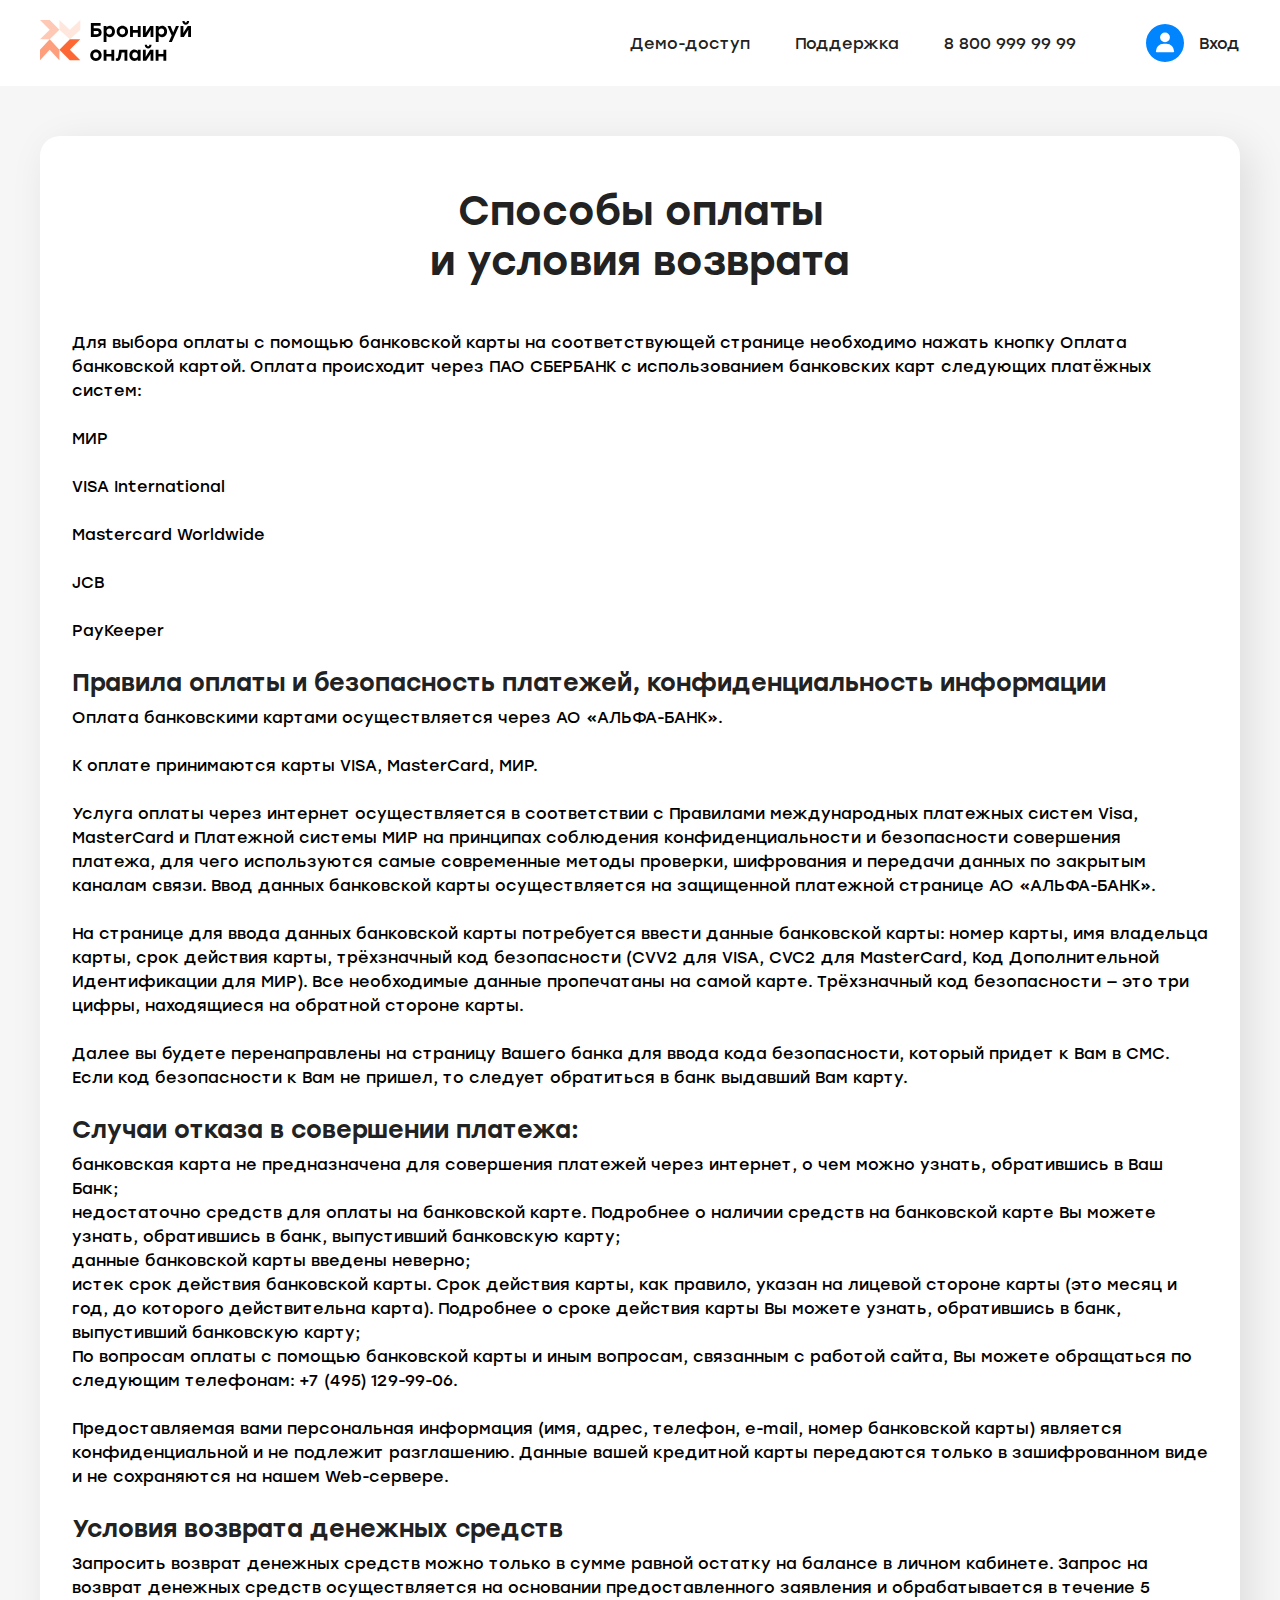
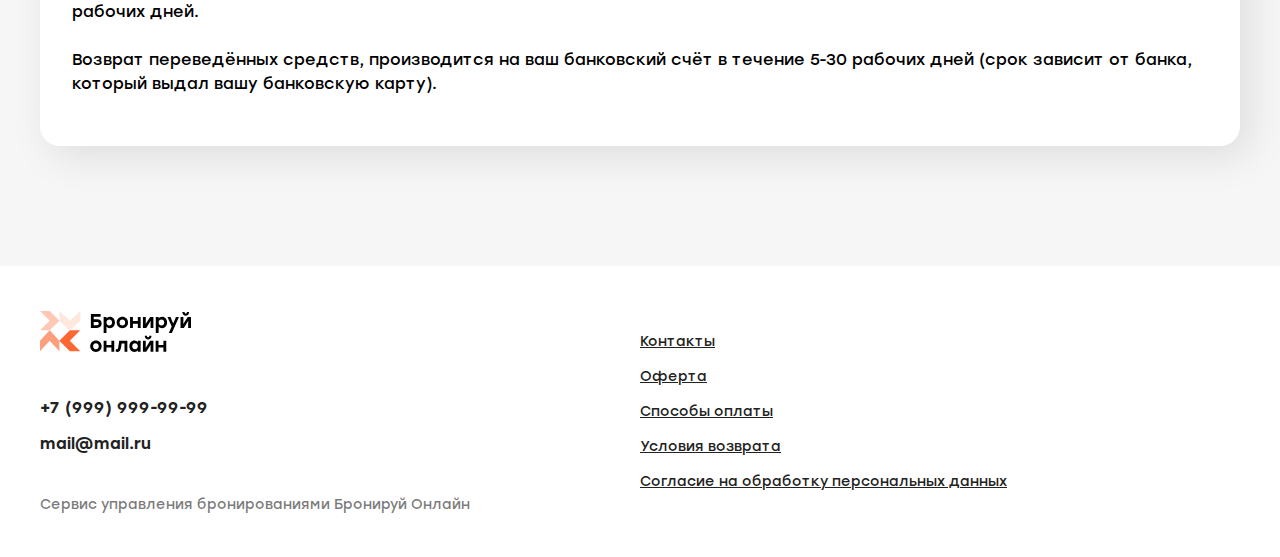
<file: pay-page.html>
<!DOCTYPE html>
<html lang="ru">

<head>
	<title>Бронируй онлайн</title>

	<meta charset="UTF-8" />
	<meta http-equiv="X-UA-Compatible" content="IE=edge" />
	<meta name="viewport" content="width=device-width, initial-scale=1, maximum-scale=1" />

	<link rel="stylesheet" href="css/styles.css" />
</head>

<body class="pay">
	<header class="header pay__header">
		<div class="header__container container">
			<div class="header__logo">
				<a href="/">
					<img src="images/logo.svg" alt="logo-img" />
				</a>
			</div>
			<ul class="header__menu menu-block js-nav-menu">

				<li class="menu-block__link"><a href="#acces-popup" class="js-popup-show">Демо-доступ</a></li>

				<li class="menu-block__link"><a class="js-popup-show" href="#support-popup">Поддержка</a></li>

				<li class="menu-block__link"><a href="tel:8 800 999 99 99">8 800 999 99 99</a></li>
			</ul>
			<a href="#" class="header__user">
				<div class="header__user-icon">
					<svg>
						<use xlink:href="images/sprite-svg.svg#user"></use>
					</svg>
				</div>
				<div class="header__user-title">Вход</div>
			</a>
			<div class="header__burger-menu burger-menu js-burger-menu">
				<span></span>
				<span></span>
				<span></span>
			</div>
		</div>
	</header>

	<section class="text-section">
		<div class="text-section__container container">
			<div class="text-section__wrapper">
				<h1 class="text-section__title title-h2">
					Способы оплаты<br> и условия возврата
				</h1>
				<div class="text-section__item">
					<div class="text-section__text">
						<p>Для выбора оплаты с помощью банковской карты на соответствующей странице необходимо нажать
							кнопку Оплата банковской картой. Оплата происходит через ПАО СБЕРБАНК с использованием
							банковских карт следующих платёжных систем:</p>
						<p>МИР </p>
						<p>VISA International </p>
						<p>Mastercard Worldwide </p>
						<p>JCB</p>
						<p>PayKeeper</p>
					</div>
				</div>
				<div class="text-section__item">
					<div class="text-section__subtitle">Правила оплаты и безопасность платежей, конфиденциальность
						информации</div>
					<div class="text-section__text">
						<p>Оплата банковскими картами осуществляется через АО «АЛЬФА-БАНК».</p>
						<p>К оплате принимаются карты VISA, MasterCard, МИР.</p>
						<p>Услуга оплаты через интернет осуществляется в соответствии с Правилами международных
							платежных систем Visa, MasterCard и Платежной системы МИР на принципах соблюдения
							конфиденциальности и безопасности совершения платежа, для чего используются самые
							современные методы проверки, шифрования и передачи данных по закрытым каналам связи. Ввод
							данных банковской карты осуществляется на защищенной платежной странице АО «АЛЬФА-БАНК».</p>
						<p>На странице для ввода данных банковской карты потребуется ввести данные банковской карты:
							номер карты, имя владельца карты, срок действия карты, трёхзначный код безопасности (CVV2
							для VISA, CVC2 для MasterCard, Код Дополнительной Идентификации для МИР). Все необходимые
							данные пропечатаны на самой карте. Трёхзначный код безопасности — это три цифры, находящиеся
							на обратной стороне карты.</p>
						<p>Далее вы будете перенаправлены на страницу Вашего банка для ввода кода безопасности, который
							придет к Вам в СМС. Если код безопасности к Вам не пришел, то следует обратиться в банк
							выдавший Вам карту.</p>
					</div>
				</div>
				<div class="text-section__item">
					<div class="text-section__subtitle">Случаи отказа в совершении платежа:</div>
					<div class="text-section__text">
						<p>
							банковская карта не предназначена для совершения платежей через интернет, о чем можно
							узнать, обратившись в Ваш Банк;<br>
							недостаточно средств для оплаты на банковской карте. Подробнее о наличии средств на
							банковской карте Вы можете узнать, обратившись в банк, выпустивший банковскую карту;<br>
							данные банковской карты введены неверно;<br>
							истек срок действия банковской карты. Срок действия карты, как правило, указан на лицевой
							стороне карты (это месяц и год, до которого действительна карта). Подробнее о сроке действия
							карты Вы можете узнать, обратившись в банк, выпустивший банковскую карту;<br>
							По вопросам оплаты с помощью банковской карты и иным вопросам, связанным с работой сайта, Вы
							можете обращаться по следующим телефонам: +7 (495) 129-99-06.
						</p>
						<p>
							Предоставляемая вами персональная информация (имя, адрес, телефон, e-mail, номер банковской
							карты) является конфиденциальной и не подлежит разглашению. Данные вашей кредитной карты
							передаются только в зашифрованном виде и не сохраняются на нашем Web-сервере.
						</p>
					</div>
				</div>
				<div class="text-section__item">
					<div class="text-section__subtitle">Условия возврата денежных средств</div>
					<div class="text-section__text">
						<p>
							Запросить возврат денежных средств можно только в сумме равной остатку на балансе в личном
							кабинете. Запрос на возврат денежных средств осуществляется на основании предоставленного
							заявления и обрабатывается в течение 5 рабочих дней.
						</p>
						<p>
							Возврат переведённых средств, производится на ваш банковский счёт в течение 5-30 рабочих
							дней (срок зависит от банка, который выдал вашу банковскую карту).
						</p>
					</div>
				</div>
			</div>
		</div>
	</section>

	<footer class="pay__footer footer">
		<div class="footer__container container">
			<div class="footer__info">
				<a href="/" class="footer__logo">
					<img src="images//logo.svg" alt="logo">
				</a>
				<a href="tel:+7 (999) 999-99-99" class="footer__item">+7 (999) 999-99-99</a>
				<a href="mailto::mail@mail.ru" class="footer__item">mail@mail.ru</a>
				<div class="footer__about">Сервис управления бронированиями Бронируй Онлайн</div>
			</div>
			<div class="footer__links">
				<a href="#" class="footer__link">Контакты</a>
				<a href="#" class="footer__link">Оферта</a>
				<a href="#" class="footer__link">Способы оплаты</a>
				<a href="#" class="footer__link">Условия возврата</a>
				<a href="#" class="footer__link">Согласие на обработку персональных данных</a>
			</div>
		</div>
	</footer>

	<div class="popup" id="acces-popup">
		<div class="popup__overflow js-popup-hide"></div>
		<div class="popup__wrapper"><a class="popup__close js-popup-hide">
				<svg class="icon icon_close">
					<use xlink:href="images/sprite-svg.svg#close"></use>
				</svg></a>
			<div class="popup__title">Доступ на 15 дней бесплатно!</div>
			<div class="popup__subtitle">Заполните форму ниже и получите доступ к полному функционалу облачной системы
			</div>
			<form action="" class="popup__form form-block form-block--popup-mod">
				<div class="form-block__wrap">
					<div class="form-block__input form-group">
						<span class="form-group__label form-group__label--white">Контактное лицо</span>
						<input type="text" class="form-control form-block__input js-required" placeholder="Введите имя"
							name="name" required>
					</div>
					<div class="form-block__input form-group">
						<span class="form-group__label form-group__label--white">Номер телефона</span>
						<input type="tel" class="form-control js-required" placeholder="+7 (999) 999 99 99" name="phone"
							required>
					</div>
					<div class="form-block__input form-group">
						<span class="form-group__label form-group__label--white">Сайт</span>
						<input type="text" class="form-control js-required" placeholder="Введите ссылку на сайт" name="site"
							required>
					</div>
				</div>
				<div class="form-block__btn">
					<!-- <a href="#acces-send" class="btn btn--orange js-popup-show">Оставить заявку</a> -->
					<button data-href="#acces-send" class="btn btn--orange js-submit" type="submit">Оставить
						заявку</button>
				</div>
			</form>
		</div>
	</div>

	<div class="popup popup--send" id="acces-send">
		<div class="popup__overflow js-popup-hide"></div>
		<div class="popup__wrapper"><a class="popup__close js-popup-hide">
				<svg class="icon icon_close">
					<use xlink:href="images/sprite-svg.svg#close"></use>
				</svg></a>
			<div class="popup__title">Ваша заявка успешно отправлена!</div>
			<div class="popup__subtitle">В ближайшее время с вами свяжется наш специалист, чтобы обсудить детали.</div>
			<div class="popup__btn">
				<a href="#" class="btn btn--orange js-popup-hide">Отлично</a>
			</div>
		</div>
	</div>

	<div class="popup" id="support-popup">
		<div class="popup__overflow js-popup-hide"></div>
		<div class="popup__wrapper"><a class="popup__close js-popup-hide">
				<svg class="icon icon_close">
					<use xlink:href="images/sprite-svg.svg#close"></use>
				</svg></a>
			<div class="popup__title">Поддержка</div>
			<div class="popup__subtitle">Вы можете отправить нам сообщение, и мы обязательно с вами свяжемся.</div>
			<form action="" class="popup__form form-block form-block--popup-mod">
				<div class="form-block__wrap">
					<div class="form-block__input form-group">
						<span class="form-group__label form-group__label--white">Контактное лицо</span>
						<input type="text" class="form-control form-block__input js-required" placeholder="Введите имя"
							name="name" required>
					</div>
					<div class="form-block__input form-group">
						<span class="form-group__label form-group__label--white">Номер телефона</span>
						<input type="tel" class="form-control js-required" placeholder="+7 (999) 999 99 99" name="phone"
							required>
					</div>
					<div class="form-block__input form-group">
						<span class="form-group__label form-group__label--white">Сообщение</span>
						<input type="text" class="form-control js-required" placeholder="Введите сообщение" name="site"
							required>
					</div>
				</div>
				<div class="form-block__btn">
					<!-- <a href="#acces-send" class="btn btn--orange js-popup-show">Оставить заявку</a> -->
					<button data-href="#acces-send" type="submit" class="btn btn--orange js-submit">Оставить
						заявку</button>
				</div>
			</form>
		</div>
	</div>

	<script src="js/script.js"></script>
</body>

</html>
</file>
<file: css/r-style.css>
.menu-reviews {
  margin: 0px 40px 0px 0px;
}

.calc-block__result-price span {
  margin-right: 30px;
}

.js-price-value {
  position: relative;
}

.js-price-value::after {
  content: "";
  position: absolute;
  right: -28px;
  bottom: 15px;
  width: 16px;
  height: 21px;
  background: url("../svg/rub.svg") no-repeat;
}

.capabilities-section {
  padding: 120px 0 81px;
}

.banner-section--bo .banner-section__title {
  margin-bottom: 62px;
}

.banner-section--bo .banner-section__list-item {
  margin-bottom: 15px;
}

.calc-section--type-2 {
  padding: 83px 0px 84px 0px;
}

.calc-block__label {
  margin-bottom: 15px;
}

.calc-block--type-2 .calc-block__input {
  margin-bottom: 55px;
}

.partners-section--bo {
  padding: 121px 0 40px;
}

.partners-section--bo .partners-section__title span {
  color: #fc6733;
}

.partners-section--checkerboard .partners-section__arrow-next svg,
.partners-section--checkerboard .partners-section__arrow-prev svg {
  fill: #fc6733;
}

.comment-block__link {
  font-weight: 400;
  color: #fc6733;
}

.over-comments {
  display: -webkit-box;
  display: -ms-flexbox;
  display: flex;
  -webkit-box-align: center;
      -ms-flex-align: center;
          align-items: center;
  -webkit-box-pack: center;
      -ms-flex-pack: center;
          justify-content: center;
  max-width: 240px;
  color: #fc6733;
  height: 50px;
  border: 1px solid #fc6733;
  border-radius: 100px;
  margin: 37px auto 0px auto;
}

.request-section--checkerboard {
  padding: 68px 0px 0px 0px;
}

.form-block--bo .form-block__input {
  margin-bottom: 18px;
}

.bottom-block {
  max-height: 110px;
}

.request-section h4 {
  margin: 118px 0px 30px 0px;
  max-width: 900px;
  font-weight: 500;
  font-size: 40px;
  line-height: 55px;
  color: #000000;
}

.intro h1 .mob {
  display: none;
}

.benefits .mob {
  display: none;
}

.count-block input[type="text"].count-block__input {
  border: 2px solid #2655ff;
}

.irs--flat .irs-handle::after,
.calc-block__result-sale span:before,
.count-block__minus::after,
.count-block__plus::after,
.count-block__plus::before,
.irs--flat .irs-grid-pol.is-active,
.irs--flat .irs-bar:after {
  background-color: #2655ff;
}

.tabs__nav-item.is-active a,
.tabs__nav-item:hover a {
  background: #2655ff;
}

.calc-block__result-price,
.irs--flat .irs-grid .irs-grid-text.is-active,
.tabs__nav-item a,
.calc-block__wrapper-bottom,
.calc-block__wrapper-bottom a {
  color: #2655ff;
}

.intro {
  padding: 90px 0px 0px 0px;
  background: #1c306f;
}

.intro .img {
  margin: 0px 40px -5px 0px;
}

.intro .info {
  margin: 0px 0px 90px 0px;
}

.intro .info span {
  font-weight: 500;
}

.intro .btn {
  padding: 12px 26px;
  color: #1c306f;
}

.intro ul {
  margin: 0px 0px 50px 0px;
  font-weight: 300;
  font-size: 20px;
  color: rgba(255, 255, 255, 0.8);
}

.intro ul li {
  position: relative;
  margin: 0px 0px 18px 24px;
  list-style-type: none;
}

.intro ul li::before {
  content: "";
  width: 14px;
  height: 14px;
  background: #fff;
  position: absolute;
  left: -24px;
  top: 3px;
  -webkit-clip-path: polygon(48% 0, 100% 50%, 50% 100%, 0% 100%, 45% 51%, 0% 0%);
          clip-path: polygon(48% 0, 100% 50%, 50% 100%, 0% 100%, 45% 51%, 0% 0%);
}

.intro h2 {
  font-weight: 300;
  font-size: 20px;
  color: rgba(255, 255, 255, 0.8);
  margin: 7px 0px 7px 0px;
}

.intro .alternation {
  opacity: 0.6;
}

.intro h1 {
  color: #fff;
  margin: 0px 0px 0px 0px;
}

.intro .img {
  -ms-flex-item-align: end;
      -ms-grid-row-align: end;
      align-self: end;
}

.intro .wrapp {
  display: -webkit-box;
  display: -ms-flexbox;
  display: flex;
  -webkit-box-pack: justify;
      -ms-flex-pack: justify;
          justify-content: space-between;
}

.shahmatka {
  padding: 170px 0px 95px 0px;
  background: #fff;
}

.shahmatka .img {
  margin: 6px 0px 0px -29px;
}

.shahmatka .info {
  padding: 0px 34px 0px 0px;
}

.shahmatka ul {
  margin: 42px 0px 0px 0px;
  list-style-type: none;
}

.shahmatka ul li {
  position: relative;
  margin: 0px 0px 20px 24px;
}

.shahmatka ul li::before {
  content: "";
  width: 14px;
  height: 14px;
  background: #fc6733;
  position: absolute;
  left: -24px;
  top: 2px;
  -webkit-clip-path: polygon(48% 0, 100% 50%, 50% 100%, 0% 100%, 45% 51%, 0% 0%);
          clip-path: polygon(48% 0, 100% 50%, 50% 100%, 0% 100%, 45% 51%, 0% 0%);
}

.shahmatka p {
  max-width: 525px;
  font-weight: 400;
  font-size: 16px;
  line-height: 24px;
  color: #222222;
}

.shahmatka h2 {
  margin: 0px 0px 32px 0px;
  font-weight: 500;
  font-size: 35px;
  line-height: 45px;
}

.shahmatka h2 span {
  display: block;
  color: #fc6733;
}

.shahmatka .wrapp {
  display: -webkit-box;
  display: -ms-flexbox;
  display: flex;
  -webkit-box-pack: justify;
      -ms-flex-pack: justify;
          justify-content: space-between;
}

.support {
  padding: 140px 0px 132px 0px;
  background: #deefff;
}

.support .info {
  padding: 42px 0px 0px 0px;
}

.support ul {
  margin: 42px 0px 0px 0px;
  list-style-type: none;
}

.support ul li {
  position: relative;
  margin: 0px 0px 20px 25px;
}

.support ul li::before {
  content: "";
  width: 14px;
  height: 14px;
  background: #2655ff;
  position: absolute;
  left: -24px;
  top: 2px;
  -webkit-clip-path: polygon(48% 0, 100% 50%, 50% 100%, 0% 100%, 45% 51%, 0% 0%);
          clip-path: polygon(48% 0, 100% 50%, 50% 100%, 0% 100%, 45% 51%, 0% 0%);
}

.support p {
  max-width: 508px;
  line-height: 24px;
}

.support h2 {
  margin: 0px 0px 32px 0px;
  font-weight: 500;
  font-size: 35px;
  line-height: 45px;
}

.support h2 span {
  display: block;
  color: #2655ff;
}

.support .img {
  margin: -3px 119px 0px 0px;
}

.support .wrapp {
  display: -webkit-box;
  display: -ms-flexbox;
  display: flex;
  -webkit-box-pack: justify;
      -ms-flex-pack: justify;
          justify-content: space-between;
}

.statistics {
  padding: 128px 0px 122px 0px;
  background: #fff;
}

.statistics ul {
  margin: 42px 0px 0px 5px;
  list-style-type: none;
}

.statistics ul li {
  margin: 0px 0px 20px 20px;
  position: relative;
}

.statistics ul li::before {
  content: "";
  width: 14px;
  height: 14px;
  background: #fc6733;
  position: absolute;
  left: -24px;
  top: 2px;
  -webkit-clip-path: polygon(48% 0, 100% 50%, 50% 100%, 0% 100%, 45% 51%, 0% 0%);
          clip-path: polygon(48% 0, 100% 50%, 50% 100%, 0% 100%, 45% 51%, 0% 0%);
}

.statistics p {
  max-width: 495px;
  line-height: 24px;
}

.statistics h2 {
  margin: 0px 0px 32px 0px;
  font-weight: 500;
  font-size: 35px;
  line-height: 45px;
}

.statistics h2 span {
  color: #fc6733;
}

.statistics .info {
  margin: 30px 18px 0px 0px;
  max-width: 570px;
}

.statistics .wrapp {
  display: -webkit-box;
  display: -ms-flexbox;
  display: flex;
  -webkit-box-pack: justify;
      -ms-flex-pack: justify;
          justify-content: space-between;
}

.modul {
  color: #ffffff;
  padding: 35px 0px 0px 0px;
  background: url("../svg/modul-bg.svg"), linear-gradient(97.27deg, #1c306f 49.09%, rgba(20, 51, 163, 0.7) 88.39%);
  background-repeat: no-repeat;
  background-position-x: right;
  background-size: contain;
}

.modul .butt {
  font-weight: 400;
  font-size: 14px;
  line-height: 26px;
  color: #1c306f;
  padding: 16px 25px;
  background: #ffffff;
  border-radius: 100px;
}

.modul .info {
  max-width: 580px;
}

.modul p {
  margin: 0px 0px 44px 0px;
  font-weight: 300;
  font-size: 14px;
  line-height: 22px;
  color: rgba(255, 255, 255, 0.8);
}

.modul h2 {
  margin: 55px 0px 16px 0px;
  max-width: 503px;
  font-weight: 500;
  font-size: 30px;
  line-height: 40px;
}

.modul .img {
  margin: 0px 22px -5px 0px;
  -ms-flex-item-align: end;
      align-self: flex-end;
}

.modul .wrapp {
  display: -webkit-box;
  display: -ms-flexbox;
  display: flex;
  -webkit-box-pack: justify;
      -ms-flex-pack: justify;
          justify-content: space-between;
}

.benefits {
  padding: 100px 0px 41px 0px;
  background: #ffffff;
}

.benefits p {
  color: #4f4f4f;
  font-weight: 400;
  font-size: 16px;
  line-height: 24px;
  max-width: 660px;
  margin: 0px 30px 0px 0px;
}

.benefits h3 {
  margin: 0px 0px 0px 70px;
  font-weight: 500;
  font-size: 22px;
  line-height: 30px;
  position: relative;
}

.benefits h3::before {
  content: "";
  width: 30px;
  height: 30px;
  background: #fc6733;
  position: absolute;
  left: -70px;
  top: -1px;
  -webkit-clip-path: polygon(48% 0, 100% 50%, 50% 100%, 0% 100%, 45% 51%, 0% 0%);
          clip-path: polygon(48% 0, 100% 50%, 50% 100%, 0% 100%, 45% 51%, 0% 0%);
}

.benefits .row {
  min-height: 73px;
  margin: 0px 0px 40px 0px;
  display: -webkit-box;
  display: -ms-flexbox;
  display: flex;
  -webkit-box-pack: justify;
      -ms-flex-pack: justify;
          justify-content: space-between;
}

.benefits h2 {
  margin: 0px 0px 70px 0px;
  font-weight: 500;
  font-size: 40px;
  line-height: 55px;
  text-align: center;
}

.benefits h2 span {
  color: #fc6733;
}

.capabilities {
  padding: 120px 0px 120px 0px;
  background: -webkit-gradient(linear, left top, left bottom, from(#deefff), to(rgba(222, 239, 255, 0)));
  background: linear-gradient(180deg, #deefff 0%, rgba(222, 239, 255, 0) 100%);
}

.capabilities .mob {
  display: none;
}

.capabilities h4 {
  margin: 0px 0px 25px 0px;
  padding: 6px 0px 6px 25px;
  font-weight: 500;
  font-size: 16px;
  line-height: 28px;
  color: #fff;
  background: #2655ff;
}

.capabilities .img {
  width: 500px;
  height: 218px;
}

.capabilities .img.img01 {
  background: url("../svg/cap01.png");
}

.capabilities .img.img02 {
  background: url("../svg/cap02.png");
}

.capabilities .img.img03 {
  background: url("../svg/cap03.png");
}

.capabilities .first {
  line-height: 24px;
  min-width: 580px;
}

.capabilities p {
  font-weight: 400;
  font-size: 16px;
  line-height: 20px;
}

.capabilities .column {
  margin: 0px 10px 0px 0px;
  max-width: 500px;
  min-height: 725px;
  display: -webkit-box;
  display: -ms-flexbox;
  display: flex;
  -webkit-box-orient: vertical;
  -webkit-box-direction: normal;
      -ms-flex-direction: column;
          flex-direction: column;
  -webkit-box-pack: justify;
      -ms-flex-pack: justify;
          justify-content: space-between;
}

.capabilities h3 {
  margin: 0px 0px 33px 0px;
  font-weight: 500;
  font-size: 40px;
  line-height: 55px;
}

.capabilities .wrapp {
  display: -webkit-box;
  display: -ms-flexbox;
  display: flex;
  -webkit-box-pack: justify;
      -ms-flex-pack: justify;
          justify-content: space-between;
}

@media (max-width: 992px) {
  .capabilities .img {
    background-size: cover;
  }
  .capabilities .img {
    background-size: cover;
  }
  .capabilities .mob {
    display: block;
  }
  .capabilities .dt {
    display: none;
  }
  .comment-block__link {
    margin-top: 13px;
  }
  .js-more-text {
    font-weight: 400;
    font-size: 16px;
    line-height: 19px;
  }
  .bottom-block {
    max-height: 235px;
  }
  .bottom-block p {
    font-weight: 400;
    font-size: 16px;
    line-height: 22px;
  }
  .request-section h4 {
    margin: 72px 0px 30px 0px;
    font-weight: 500;
    font-size: 22px;
    line-height: 30px;
  }
  .request-section--checkerboard .request-section__title {
    margin-bottom: 25px;
  }
  .request-section--checkerboard {
    padding: 82px 0px 0px 0px;
  }
  .over-comments {
    display: none;
  }
  .partners-section--bo {
    padding: 16px 0 40px;
  }
  .calc-block--type-2 .calc-block__label {
    margin-bottom: 9px;
  }
  .calc-section--type-2 {
    padding: 25px 0px 84px 0px;
  }
  .banner-section--bo .banner-section__title {
    margin-bottom: 39px;
  }
  .banner-section--bo {
    padding: 57px 0 60px;
  }
  .capabilities p {
    font-weight: 400;
    font-size: 12px;
    line-height: 18px;
  }
  .capabilities .img {
    height: 148px;
  }
  .capabilities .item {
    margin: 0px 0px 35px 0px;
  }
  .capabilities h4 {
    margin: 0px 0px 13px 0px;
    font-weight: 500;
    font-size: 12px;
    line-height: 20px;
  }
  .capabilities .column {
    min-height: auto;
  }
  .capabilities .first {
    min-width: 100%;
    font-weight: 400;
    font-size: 14px;
    line-height: 22px;
  }
  .capabilities .column {
    margin: 0px 0px 0px 0px;
  }
  .capabilities h3 {
    font-weight: 500;
    font-size: 26px;
    line-height: 32px;
    text-align: center;
  }
  .capabilities {
    padding: 40px 0px 0px 0px;
  }
  .benefits .row {
    margin: 0px 0px 32px 0px;
  }
  .benefits p {
    margin: 0px 0px 0px 0px;
    font-weight: 400;
    font-size: 14px;
    line-height: 20px;
  }
  .benefits h3::before {
    left: -22px;
    top: 2px;
    width: 14px;
    height: 14px;
  }
  .benefits h3 {
    margin: 0px 0px 16px 22px;
    font-weight: 500;
    font-size: 16px;
    line-height: 20px;
  }
  .benefits .dt {
    display: none;
  }
  .benefits .mob {
    display: block;
  }
  .benefits h2 {
    max-width: 350px;
    margin: 0px auto 33px auto;
    font-weight: 500;
    font-size: 26px;
    line-height: 32px;
    text-align: center;
  }
  .benefits {
    padding: 40px 0px 7px 0px;
  }
  .modul .butt {
    font-weight: 400;
    font-size: 16px;
    line-height: 26px;
    text-align: center;
    padding: 12px 0px;
    display: block;
    width: 100%;
  }
  .modul p {
    margin: 0px 0px 32px 0px;
    font-weight: 300;
    font-size: 14px;
    line-height: 20px;
  }
  .modul h2 {
    font-weight: 500;
    font-size: 20px;
    line-height: 28px;
    text-align: center;
    margin: 5px 0px 16px 0px;
  }
  .modul .wrapp {
    -webkit-box-orient: vertical;
    -webkit-box-direction: normal;
        -ms-flex-direction: column;
            flex-direction: column;
  }
  .modul {
    background: -webkit-gradient(linear, left top, left bottom, color-stop(60.22%, #1c306f), to(rgba(20, 51, 163, 0.7)));
    background: linear-gradient(180deg, #1c306f 60.22%, rgba(20, 51, 163, 0.7) 100%);
  }
  .modul .img {
    margin: 41px 30px -6px 23px;
  }
  .statistics ul {
    margin: 23px 0px 41px 5px;
  }
  .statistics ul li {
    margin: 0px 0px 16px 17px;
  }
  .statistics p {
    font-weight: 400;
    font-size: 14px;
    line-height: 20px;
  }
  .statistics .info {
    margin: 0px 0px 0px 0px;
  }
  .statistics .wrapp {
    -webkit-box-orient: vertical;
    -webkit-box-direction: normal;
        -ms-flex-direction: column;
            flex-direction: column;
  }
  .statistics h2 {
    max-width: 350px;
    font-weight: 500;
    font-size: 26px;
    line-height: 32px;
    text-align: center;
    margin: 40px auto 289px auto;
  }
  .statistics {
    padding: 0px 0px 0px 0px;
    position: relative;
  }
  .statistics .img {
    position: absolute;
    top: 177px;
    left: 50%;
    width: 255px;
    height: 207px;
    margin-left: -127px;
  }
  .support .img {
    display: none;
  }
  .support ul {
    margin: 24px 0px 0px 0px;
  }
  .support ul li {
    margin: 0px 0px 16px 22px;
  }
  .support p {
    font-weight: 400;
    font-size: 14px;
    line-height: 20px;
    margin: 33px 0px 0px 0px;
  }
  .support p br {
    display: none;
  }
  .support .info {
    padding: 40px 0px 0px 0px;
  }
  .support {
    padding: 0px 0px 23px 0px;
  }
  .support h2 {
    margin: 0px auto;
    max-width: 300px;
    font-weight: 500;
    font-size: 26px;
    line-height: 32px;
    text-align: center;
  }
  .support .wrapp {
    -webkit-box-orient: vertical;
    -webkit-box-direction: normal;
        -ms-flex-direction: column;
            flex-direction: column;
  }
  .shahmatka ul {
    margin: 24px 0px 0px 0px;
  }
  .shahmatka ul li {
    margin: 0px 0px 16px 23px;
  }
  .shahmatka p {
    font-weight: 400;
    font-size: 14px;
    line-height: 20px;
  }
  .shahmatka .img {
    width: 280px;
    height: 183px;
    margin: 0px 0px 0px -140px;
    position: absolute;
    top: 180px;
    left: 50%;
  }
  .shahmatka h2 {
    max-width: 350px;
    margin: 0px auto 256px auto;
    text-align: center;
    font-weight: 500;
    font-size: 26px;
    line-height: 32px;
  }
  .shahmatka {
    position: relative;
    padding: 22px 0px 24px 0px;
  }
  .shahmatka .info {
    padding: 0px 0px 0px 0px;
  }
  .capabilities-section {
    padding: 70px 0 81px;
  }
  .intro .info {
    margin: 0px 0px 47px 0px;
  }
  .intro .wrapp {
    -webkit-box-orient: vertical;
    -webkit-box-direction: normal;
        -ms-flex-direction: column;
            flex-direction: column;
  }
  .intro ul {
    margin: 0px 0px 45px 0px;
    font-weight: 400;
    font-size: 16px;
    line-height: 20px;
  }
  .intro h2 {
    margin: 32px 0px 24px 0px;
    font-weight: 400;
    font-size: 16px;
    line-height: 20px;
  }
  .intro h1 {
    font-weight: 500;
    font-size: 36px;
    line-height: 44px;
  }
  .intro h1 .mob {
    display: initial;
  }
  .intro h1 .dt {
    display: none;
  }
  .intro {
    padding: 61px 0px 0px 0px;
  }
  .intro .img {
    display: none;
  }
  .capabilities .img {
    width: 100%;
    max-width: 500px;
  }
  .capabilities .img.img01 {
    background-size: cover;
  }
  .capabilities .img.img02 {
    background-size: cover;
  }
  .capabilities .img.img03 {
    background-size: cover;
  }
  .capabilities .wrapp {
    -webkit-box-orient: vertical;
    -webkit-box-direction: normal;
        -ms-flex-direction: column;
            flex-direction: column;
  }
  .js-price-value::after {
    width: 12px;
    height: 15px;
    bottom: 10px;
    right: -20px;
    background-size: cover;
  }
}

.partners-section__arrow-next svg {
  -webkit-transform: rotate(0deg);
          transform: rotate(0deg);
}

.partners-section__arrow-prev svg {
  -webkit-transform: rotate(180deg);
          transform: rotate(180deg);
}

.partners-section--checkerboard .partners-section__arrow-next svg,
.partners-section--checkerboard .partners-section__arrow-prev svg {
  fill: #fc6733;
}

.partners-section--checkerboard .slick-disabled svg {
  fill: #bdbdbd;
}
</file>
<file: css/reviews.css>
.reviews_page{max-width:1200px;margin:0 auto;width:100%}.reviews_page_info{display:-webkit-box;display:-ms-flexbox;display:flex;-webkit-box-pack:justify;-ms-flex-pack:justify;justify-content:space-between;-webkit-box-align:start;-ms-flex-align:start;align-items:flex-start;margin-bottom:70px;margin-top:70px}.reviews_page_info .btn{-ms-flex-negative:0;flex-shrink:0;margin-left:20px;height:50px;display:-webkit-box;display:-ms-flexbox;display:flex;-webkit-box-pack:center;-ms-flex-pack:center;justify-content:center;-webkit-box-align:center;-ms-flex-align:center;align-items:center}.reviews_page_info_text{max-width:800px}.reviews_page_info_text_header{font-style:normal;font-weight:500;font-size:40px;line-height:70px;margin-bottom:16px}.reviews_page_info_text_subheader{font-weight:400;font-size:20px;line-height:30px;color:rgba(34,34,34,.8)}.review{background:#FFFEFE;margin-bottom:24px;padding:40px 120px;display:none}.review_vis{display:block}.more_reviews{display:-webkit-box;display:-ms-flexbox;display:flex;-webkit-box-pack:center;-ms-flex-pack:center;justify-content:center;-webkit-box-align:center;-ms-flex-align:center;align-items:center;margin:82px auto 0;border:1px solid #FC6733;border-radius:100px;width:171px;height:50px;cursor:pointer;font-size:16px;line-height:26px;color:#FC6733}.review_block_head{display:-webkit-box;display:-ms-flexbox;display:flex;-webkit-box-pack:start;-ms-flex-pack:start;justify-content:flex-start;margin-bottom:16px}.review_block_date{-ms-flex-negative:1;flex-shrink:1;width:100%;text-align:right;color:rgba(189,189,189,.8);font-weight:400;font-size:14px;line-height:14px;display:-webkit-box;display:-ms-flexbox;display:flex;-webkit-box-pack:end;-ms-flex-pack:end;justify-content:flex-end;-webkit-box-align:start;-ms-flex-align:start;align-items:flex-start;height:100%}.review_block_head_logo{width:35px;height:35px;-ms-flex-negative:0;flex-shrink:0;margin-right:12px;background-color:#1C306F;display:-webkit-box;display:-ms-flexbox;display:flex;-webkit-box-align:center;-ms-flex-align:center;align-items:center;-webkit-box-pack:center;-ms-flex-pack:center;justify-content:center;border-radius:50%;overflow:hidden}.review_block_main .review_block_head_logo{background:#FC6733;width:65px;height:65px;font-weight:400;font-size:30px;line-height:36px;margin-right:24px;color:#FFF}.review_block_head_logo img{width:50%;height:50%;-o-object-fit:contain;object-fit:contain}.review_block_head_name_sub{margin-top:16px;color:rgba(34,34,34,.8);font-weight:400;font-size:14px;line-height:14px}.review_block_head_name_container{font-weight:500;font-size:16px;line-height:20px;-ms-flex-negative:0;flex-shrink:0;height:35px;display:-webkit-box;display:-ms-flexbox;display:flex;-webkit-box-pack:center;-ms-flex-pack:center;justify-content:center;-webkit-box-orient:vertical;-webkit-box-direction:normal;-ms-flex-direction:column;flex-direction:column}.review_block_main .review_block_head_name_container{height:auto;min-height:65px;font-weight:500;font-size:20px;line-height:20px}.review_block:not(.review_block_main){margin-top:30px}.review_more{margin-top:10px;color:#FC6733;font-size:14px;line-height:17px;cursor:pointer}.review_block_main .review_block_text{max-height:107px;overflow:hidden}.review_block_main .review_block_text.visible{max-height:none}.review_block_text{font-weight:400;font-size:14px;line-height:22px;color:rgba(34,34,34,.8)}@media (max-width:1200px){.reviews_page{padding:0 16px}}@media (max-width:640px){.reviews_page_info{-webkit-box-orient:vertical;-webkit-box-direction:normal;-ms-flex-direction:column;flex-direction:column;-webkit-box-align:center;-ms-flex-align:center;align-items:center;padding:0 26px;text-align:center;margin-top:40px;margin-bottom:40px}.reviews_page_info .btn{width:168px;height:40px;font-size:14px;line-height:26px;display:-webkit-box;display:-ms-flexbox;display:flex;padding:0;-webkit-box-pack:center;-ms-flex-pack:center;justify-content:center;-webkit-box-align:center;-ms-flex-align:center;align-items:center;margin-top:32px}.reviews_page_info_text_header{font-weight:500;font-size:20px;line-height:24px;margin-bottom:16px}.reviews_page_info_text_subheader{font-weight:400;font-size:14px;line-height:22px}.reviews_page{padding:0}.review{padding:30px 16px;margin-bottom:10px}.review_block_date{-webkit-box-ordinal-group:1;-ms-flex-order:0;order:0;-ms-flex-negative:0;flex-shrink:0;margin-bottom:10px;font-size:12px;line-height:12px}.review_block_main{margin-bottom:20px}.review_block_head{-ms-flex-wrap:wrap;flex-wrap:wrap}.review_block_head_logo,.review_block_head_name_container{-webkit-box-ordinal-group:2;-ms-flex-order:1;order:1}.review_block_head_logo{width:30px;height:30px;margin-right:10px}.review_block_head_name_container{font-size:14px;line-height:18px;height:30px}.review_block_main .review_block_head_logo{width:45px;height:45px;font-size:20px;line-height:24px;margin-right:16px}.review_block_main .review_block_head_name_container{min-height:45px;font-size:16px;line-height:20px}.review_block_head_name_sub{font-size:12px;line-height:16px;margin-top:10px}}
</file>
